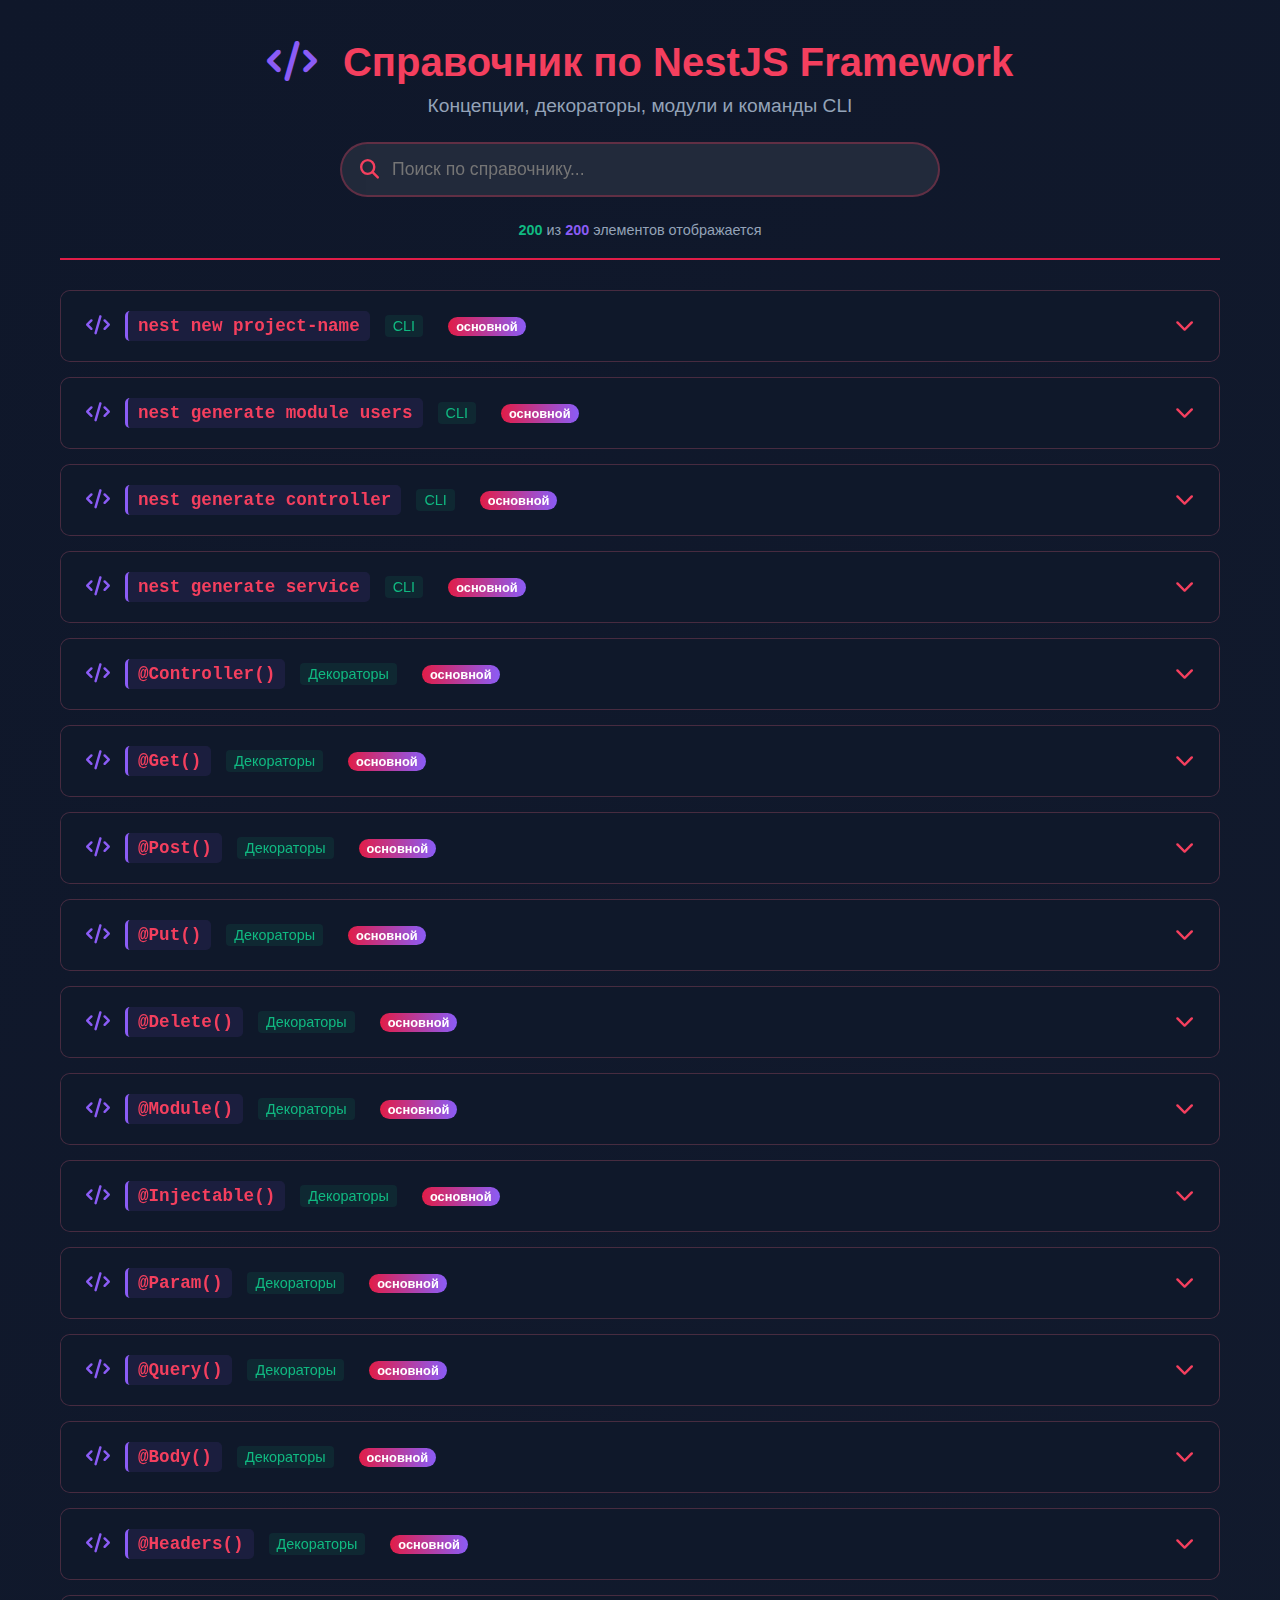
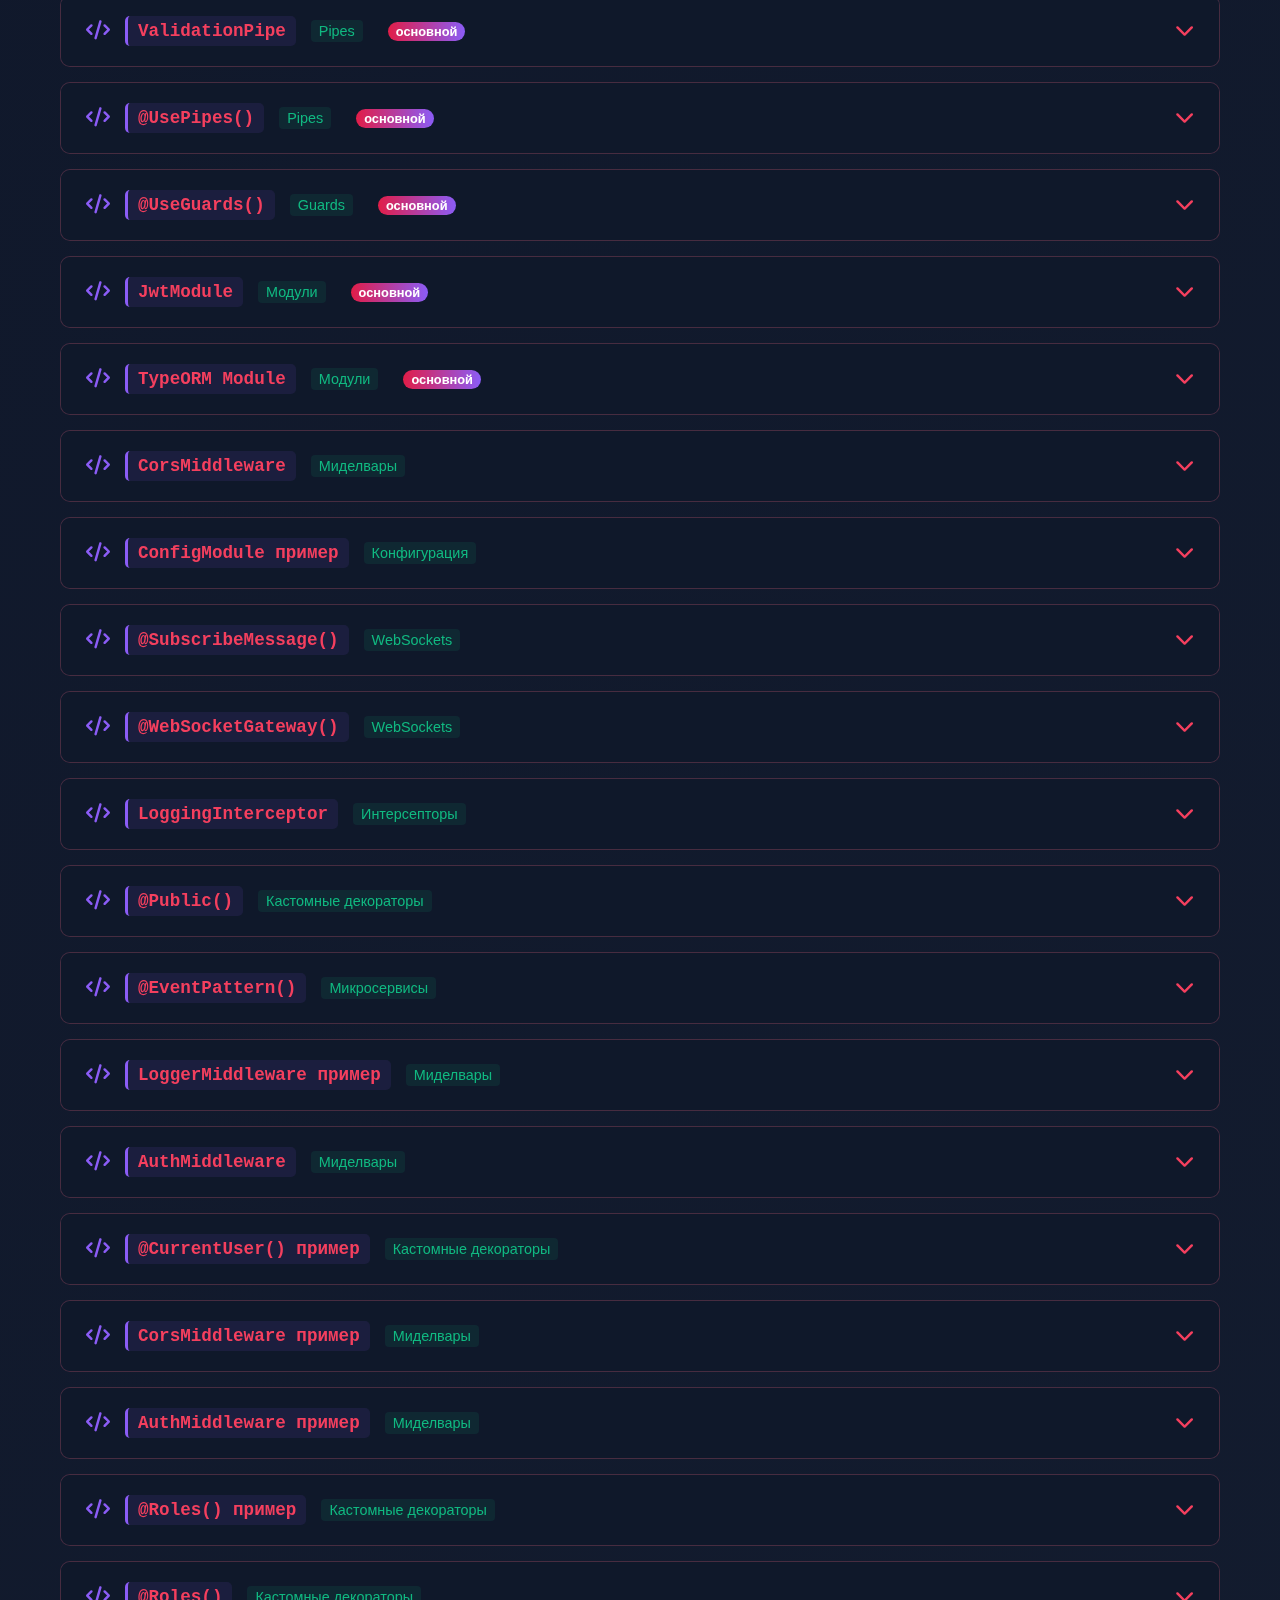
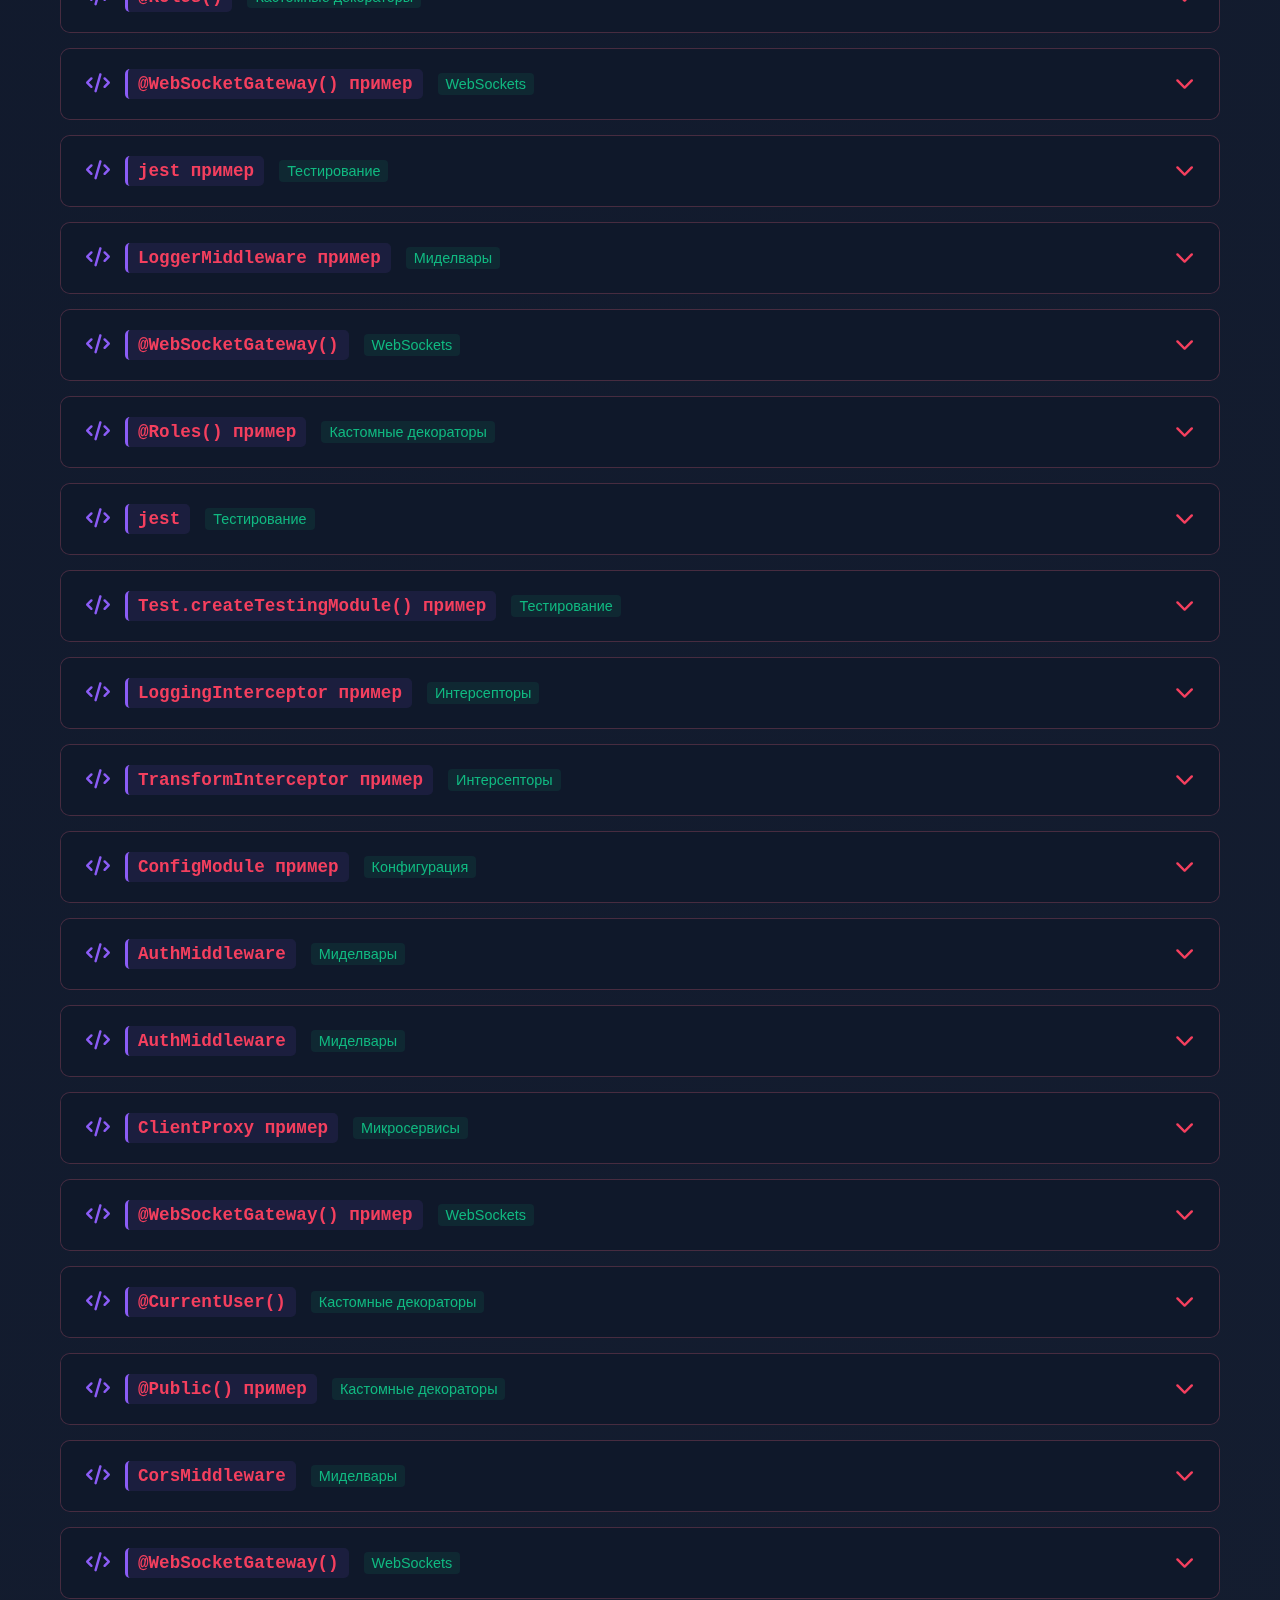
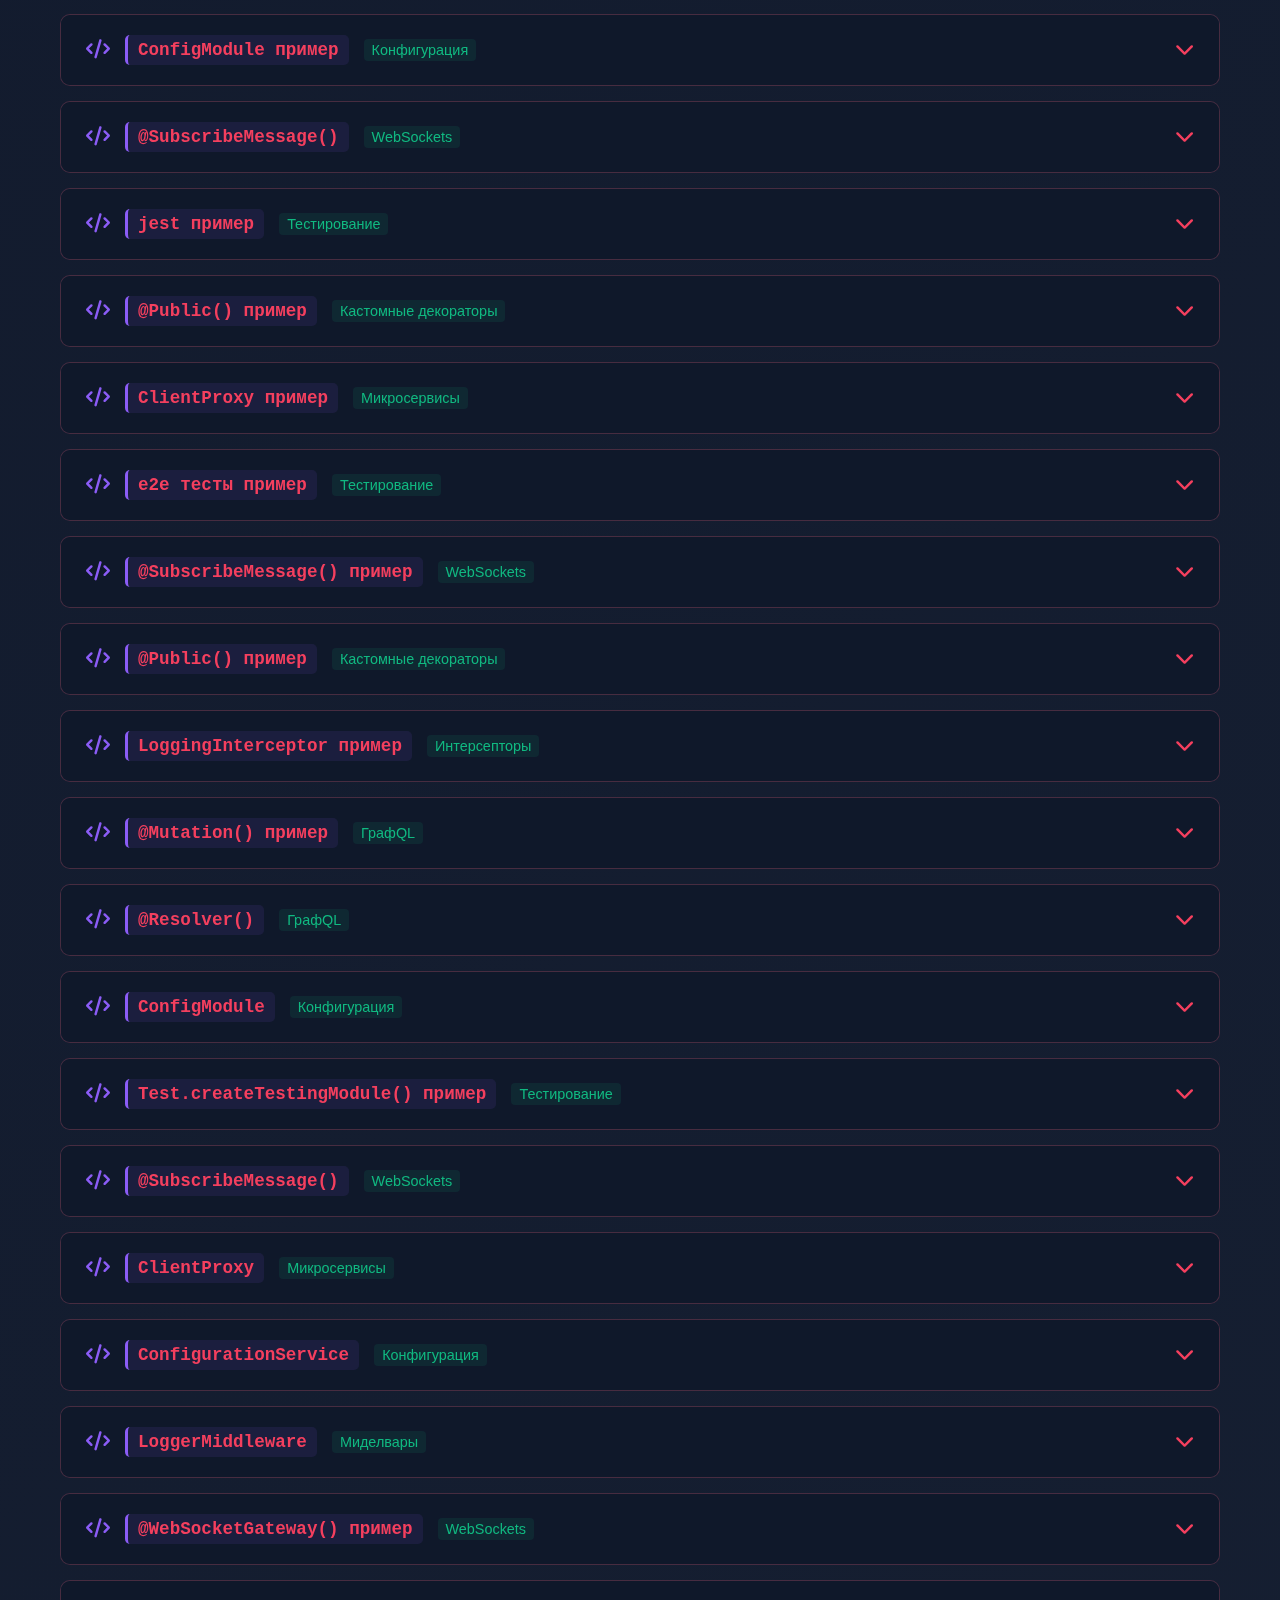
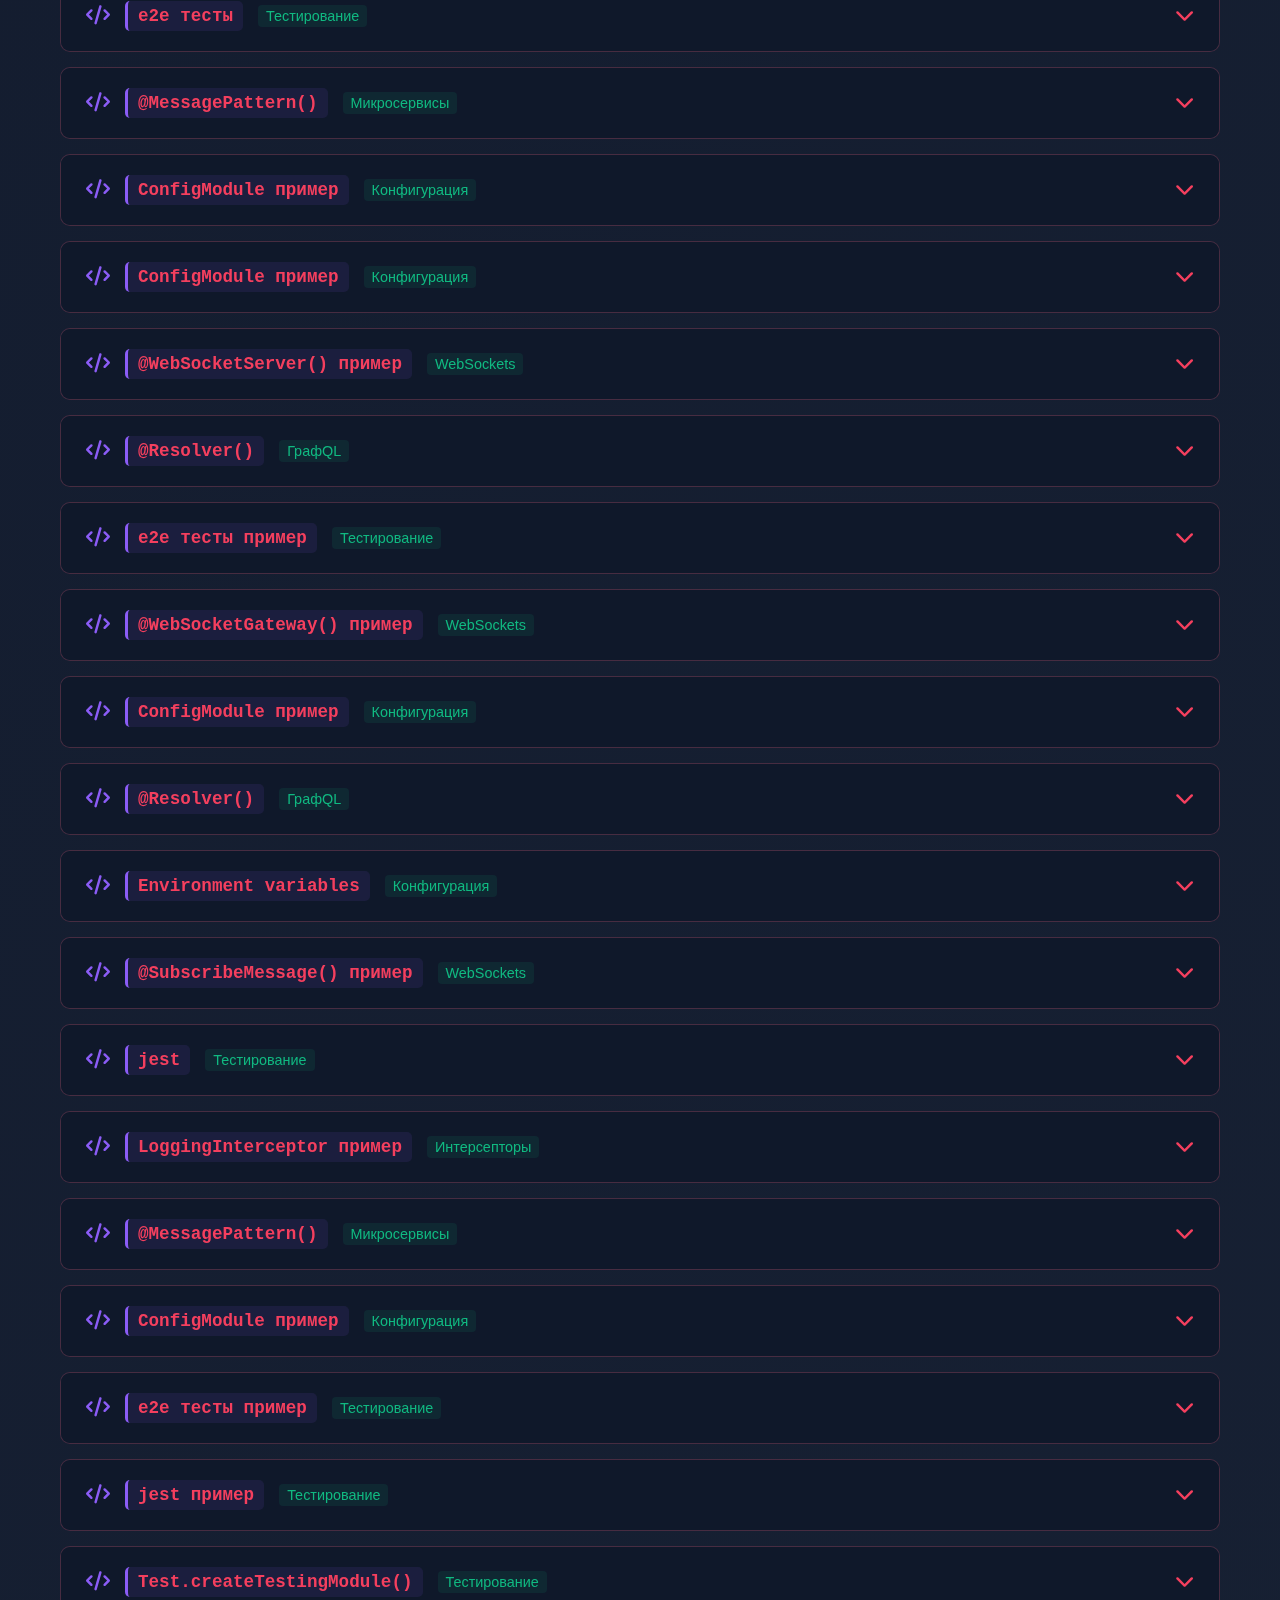
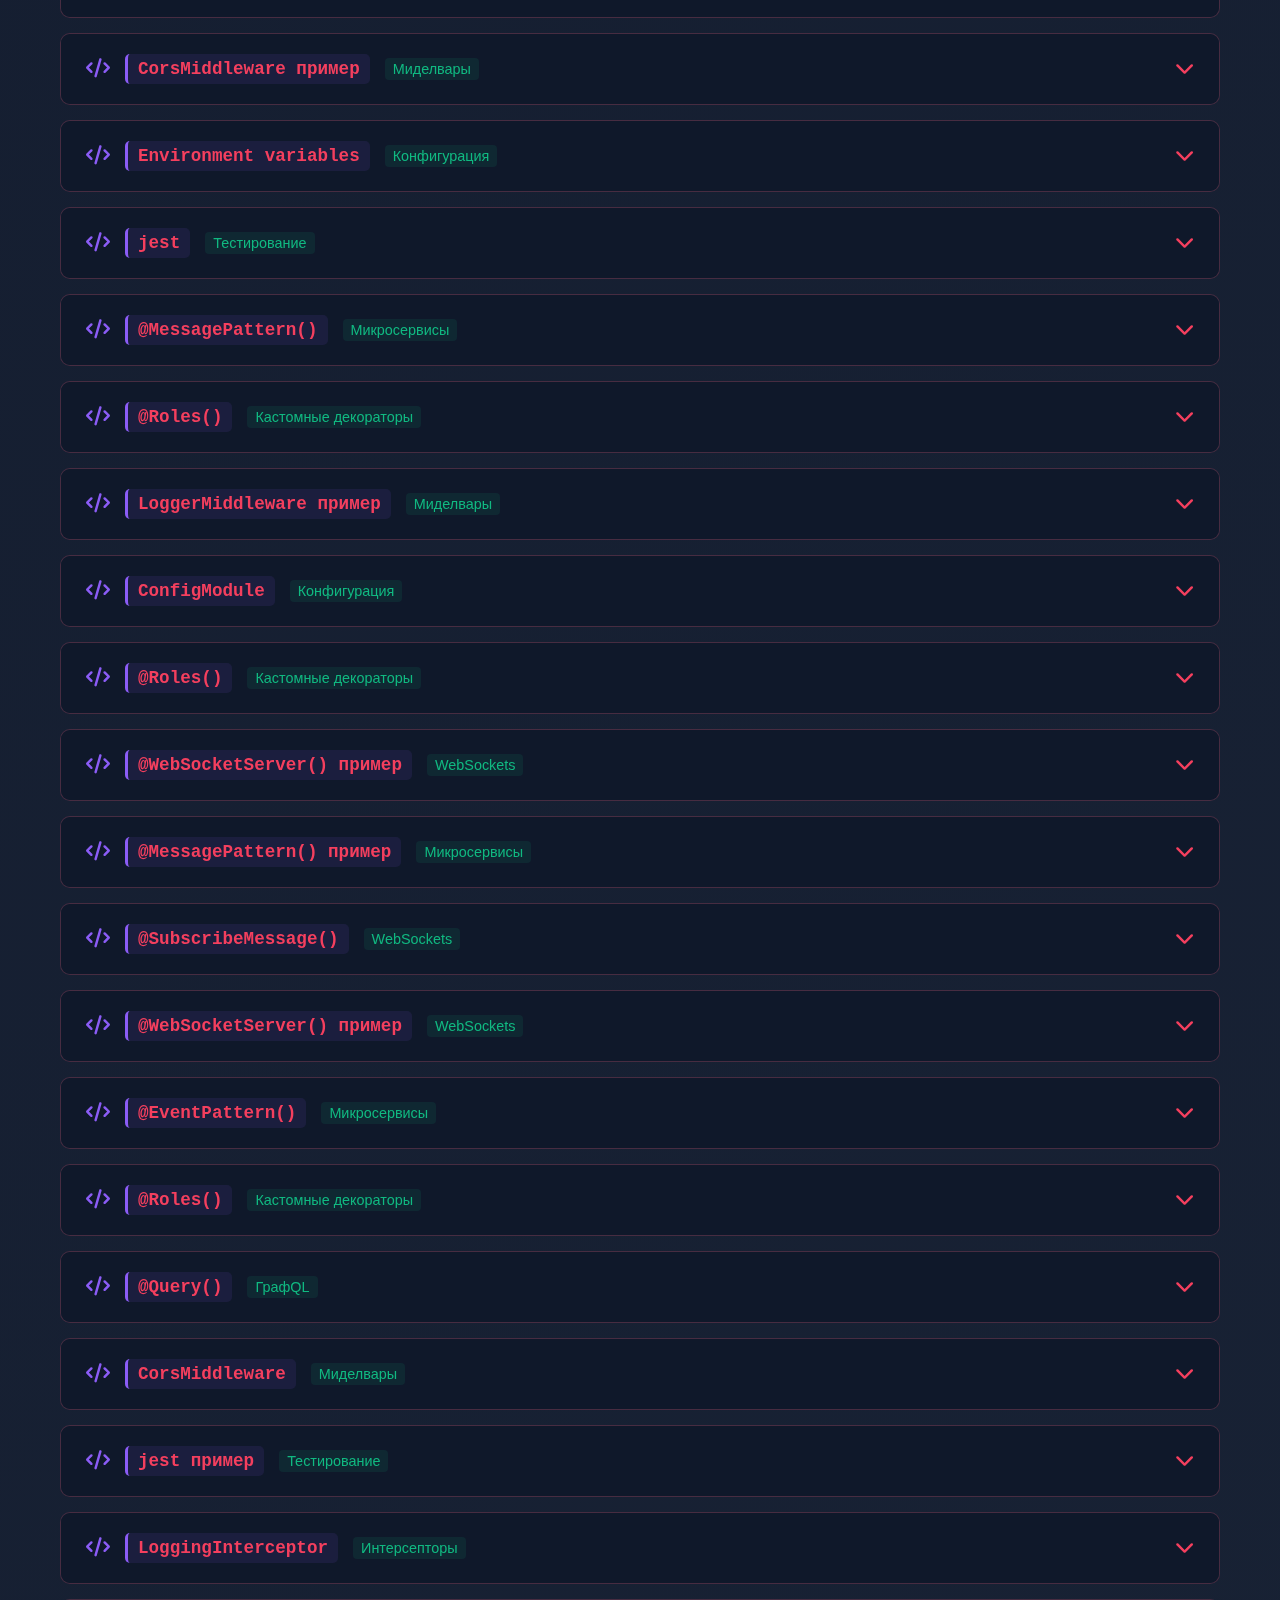
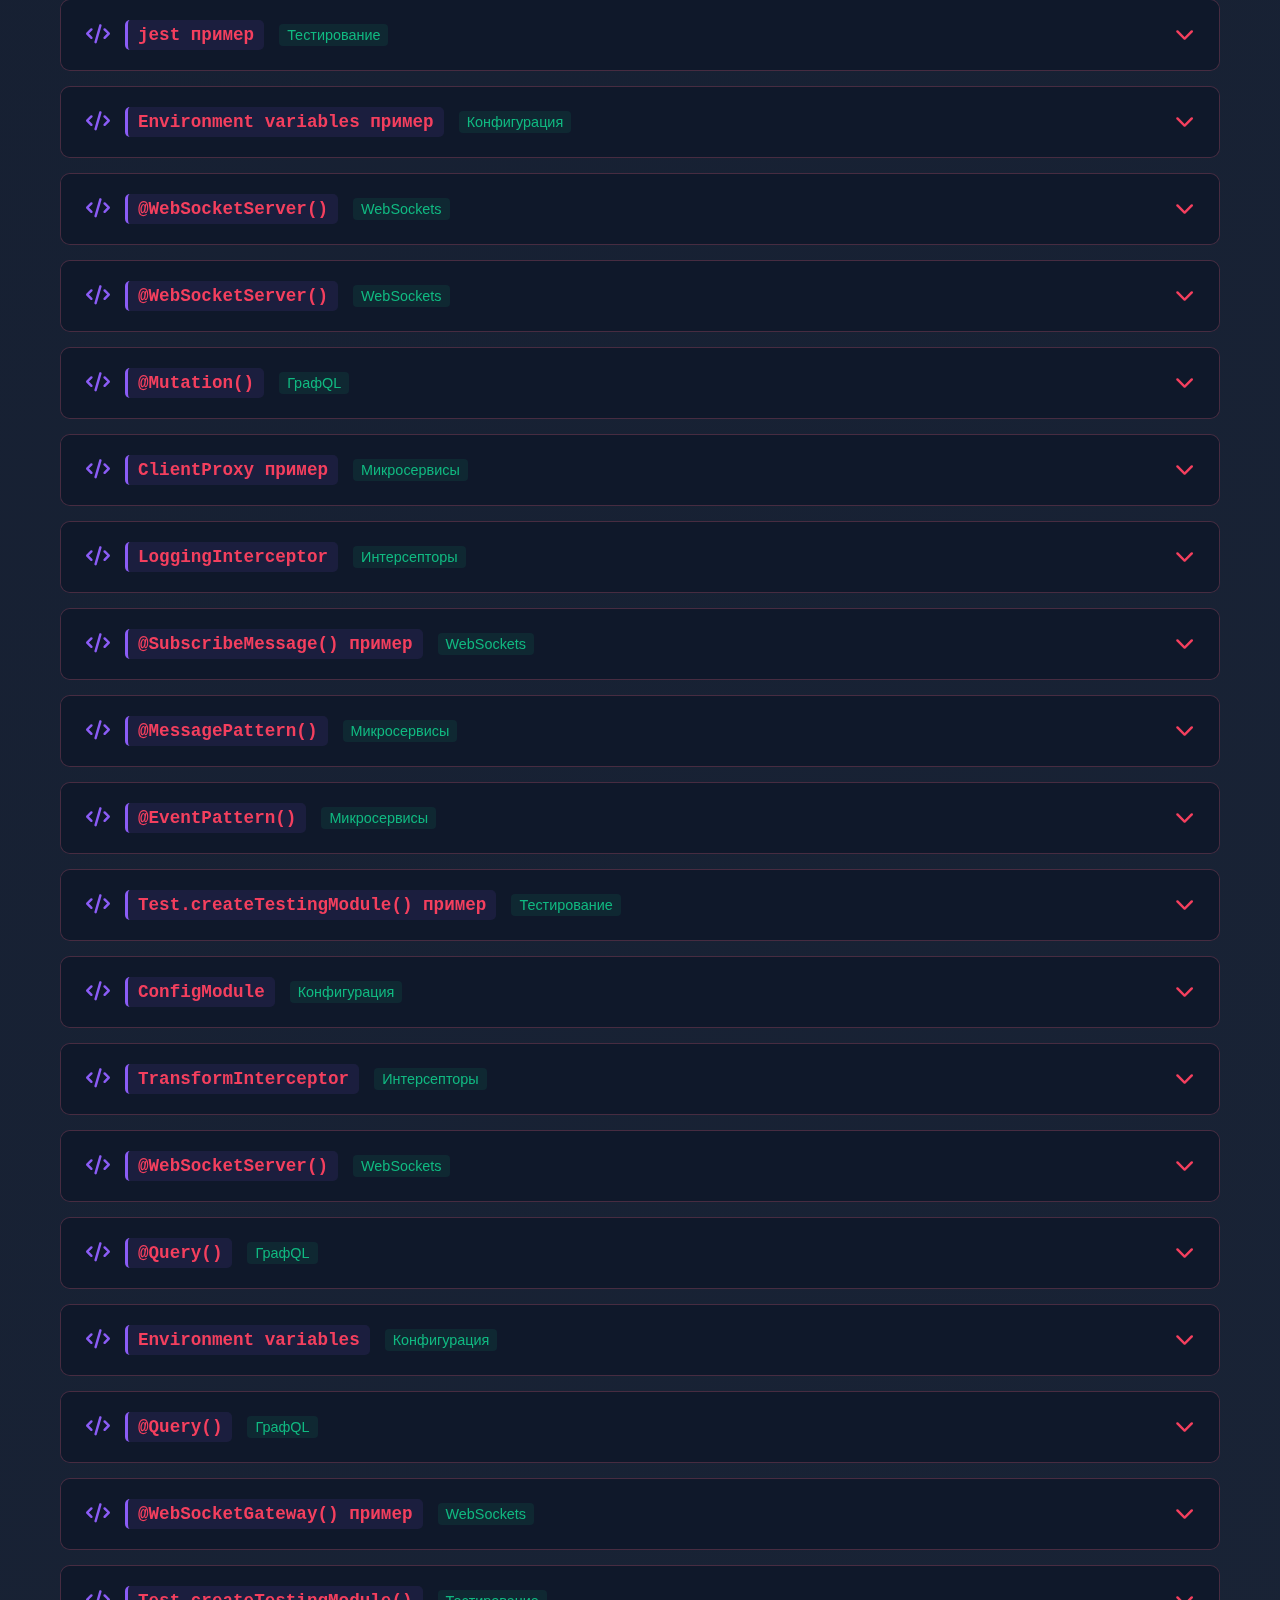
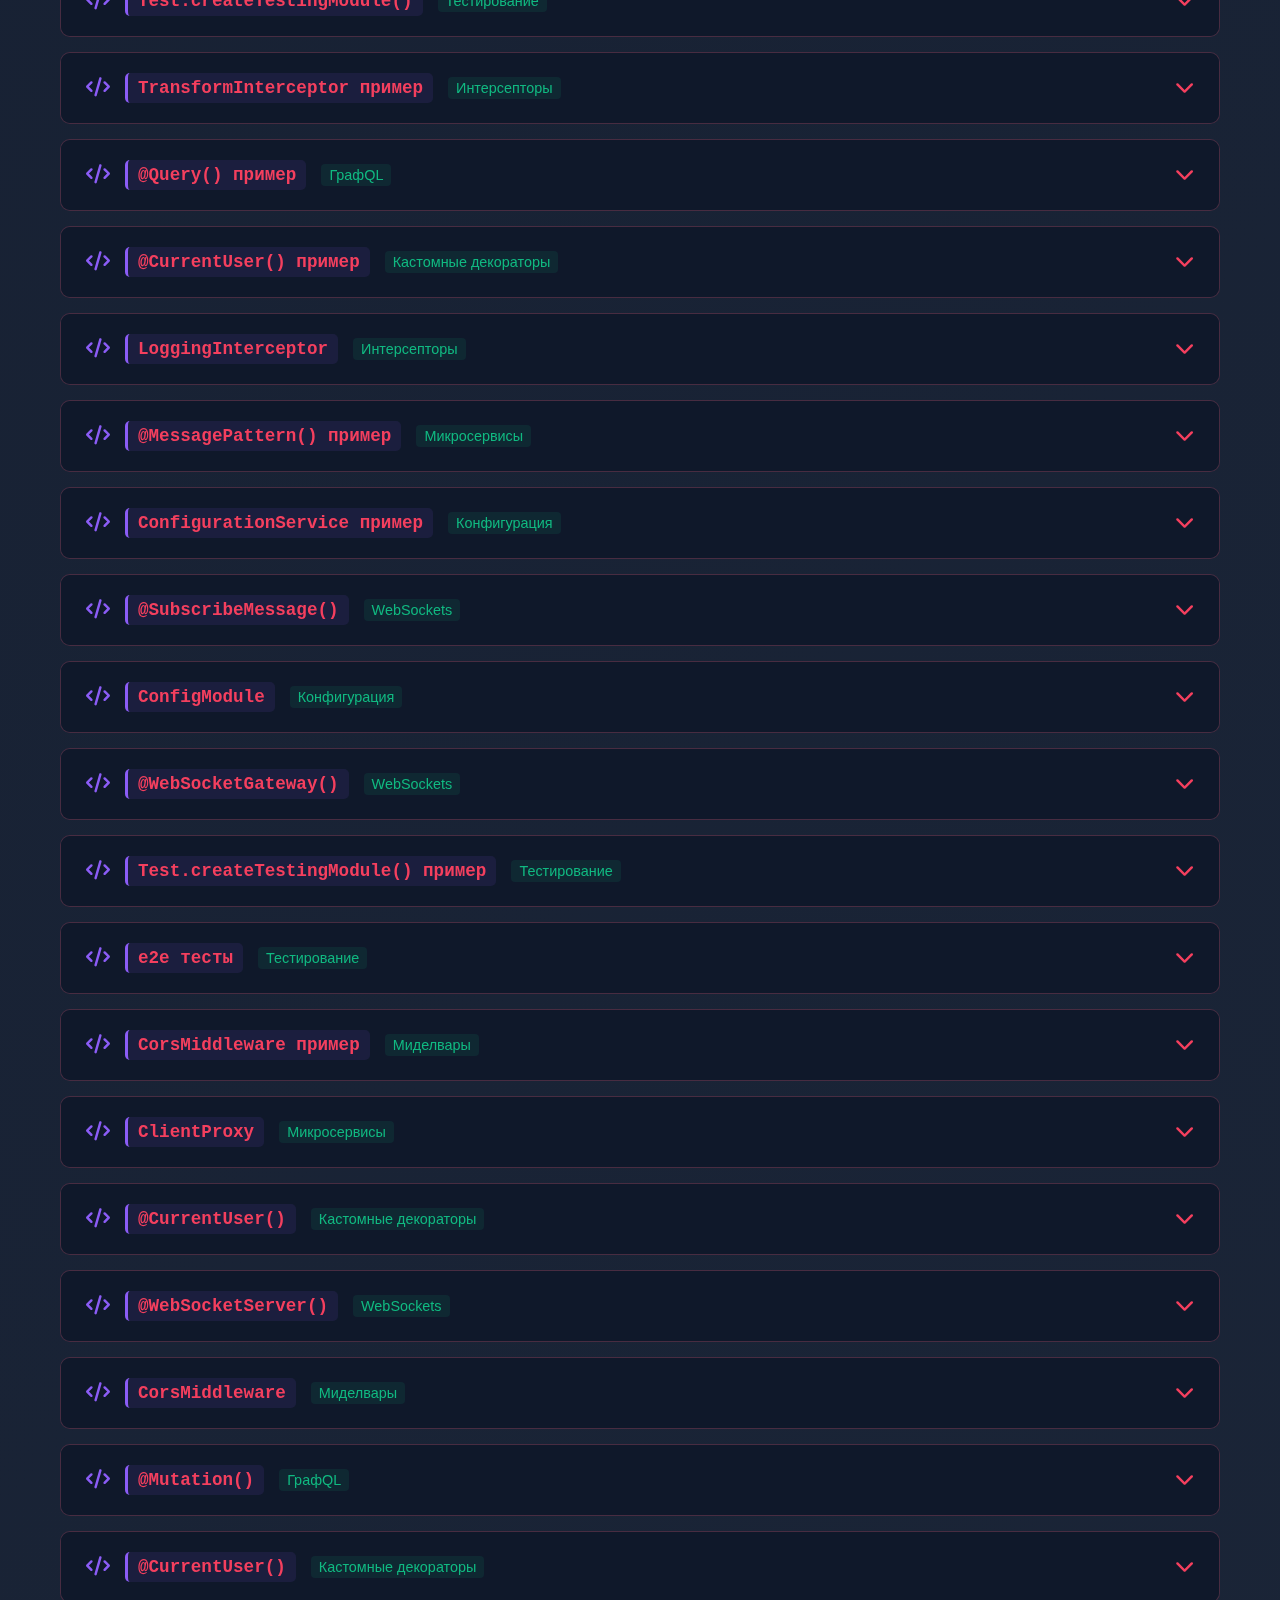
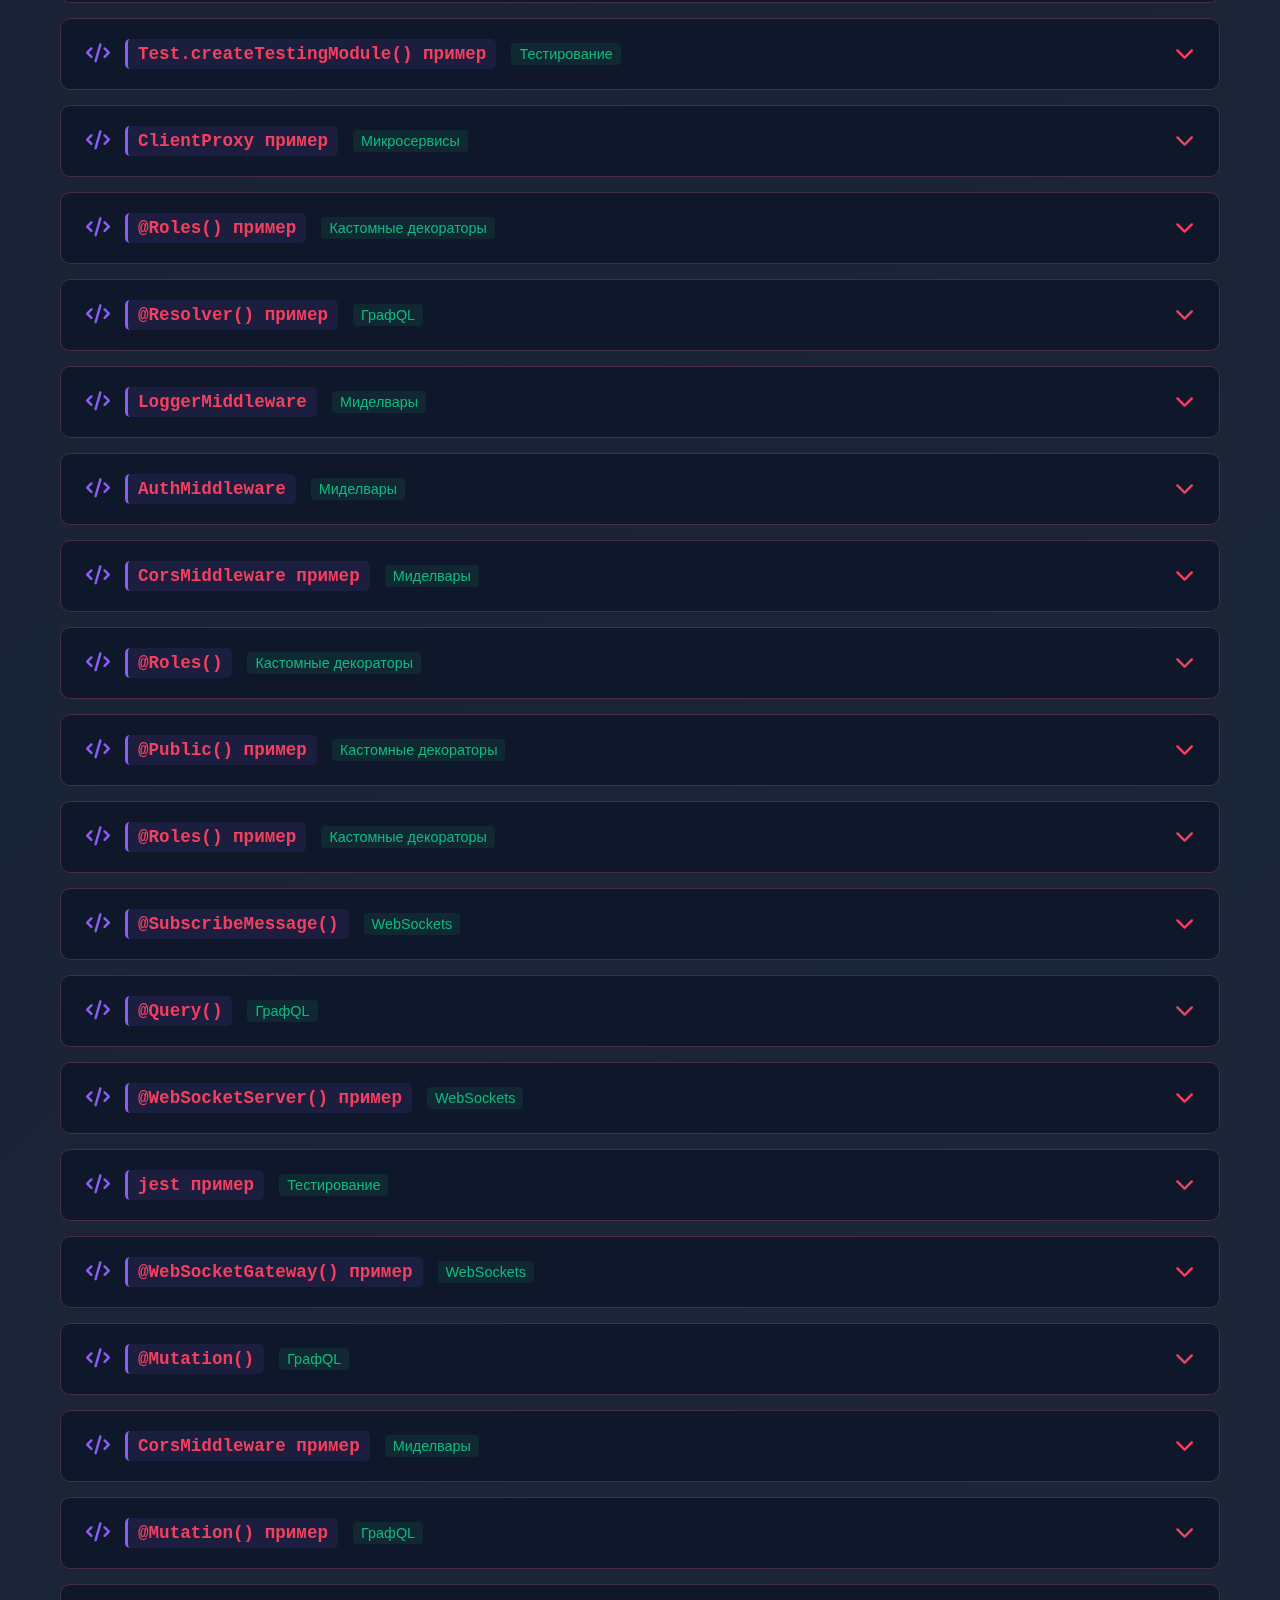
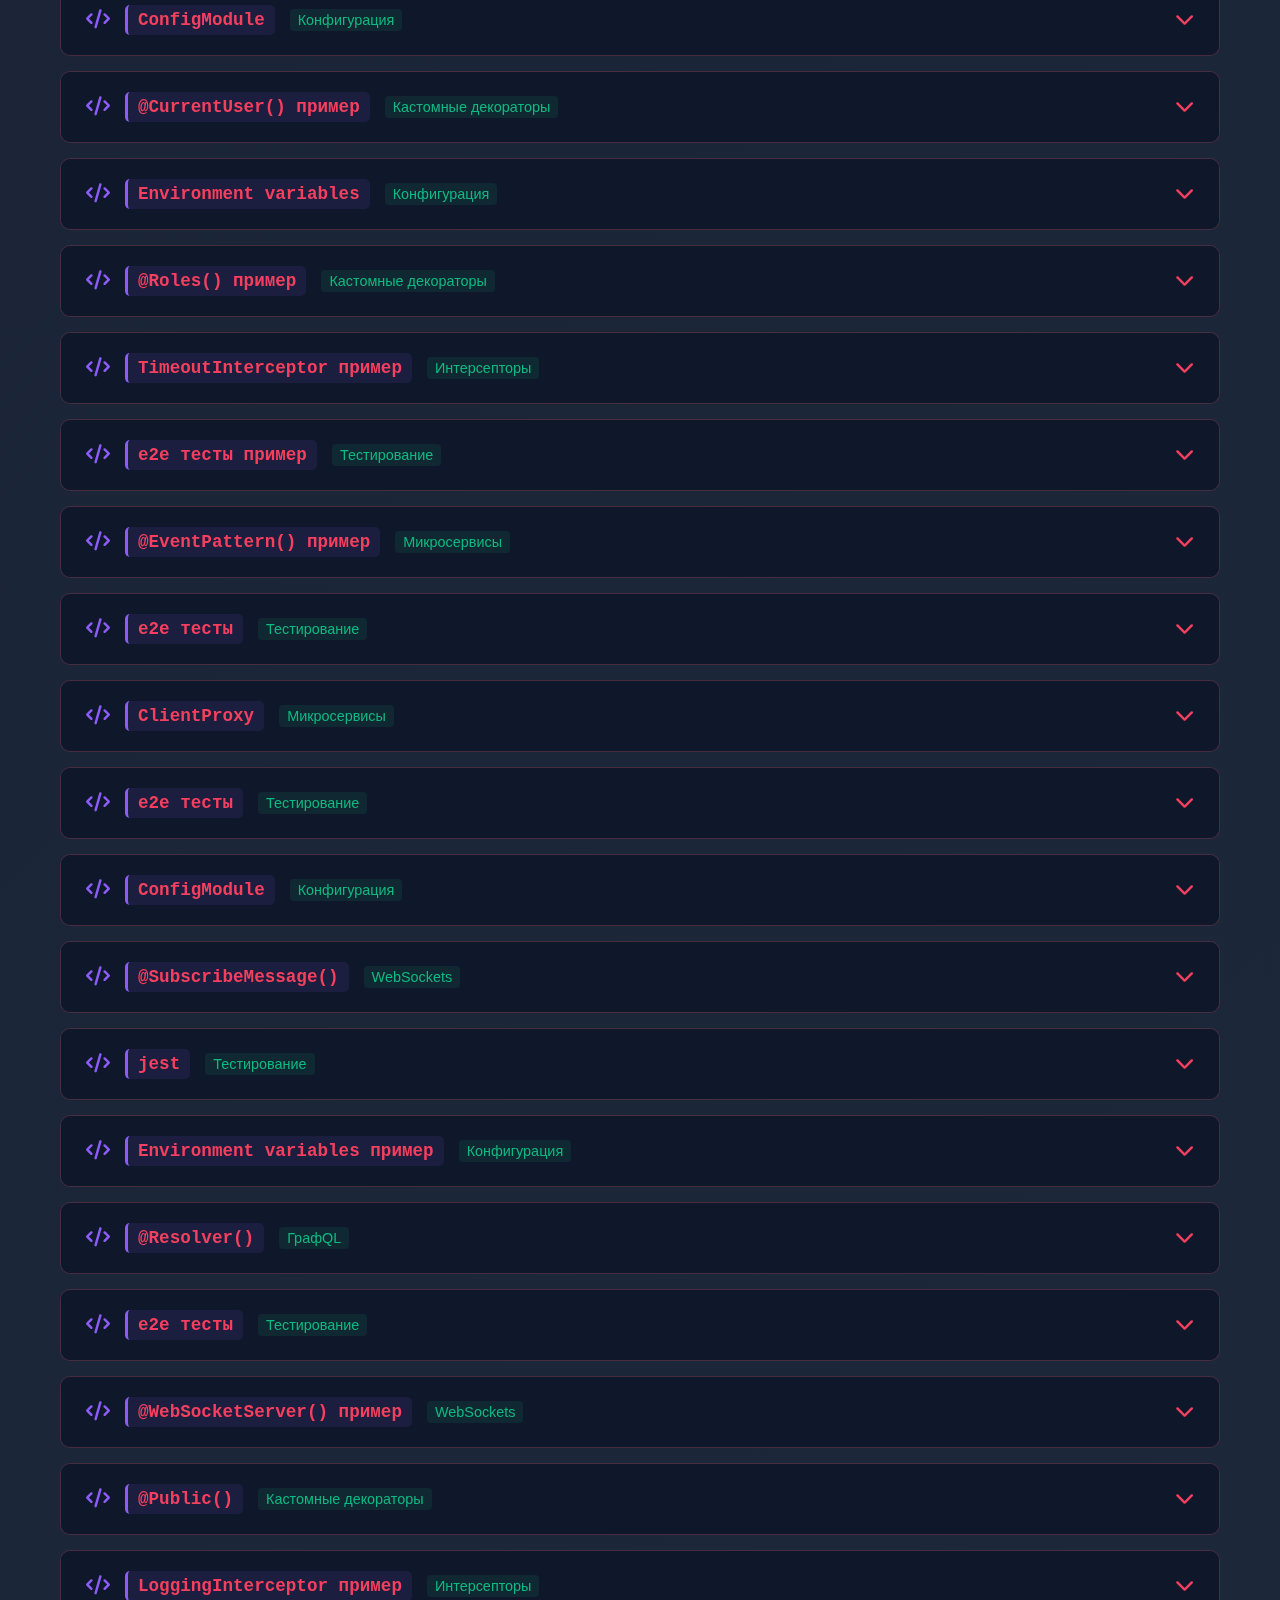
<file: index.html>
<!DOCTYPE html>
<html lang="ru">
<head>
    <meta charset="UTF-8">
    <meta name="viewport" content="width=device-width, initial-scale=1.0">
    <title>Справочник по NestJS</title>
    <link rel="stylesheet" href="style-nest.css">
    <link rel="stylesheet" href="https://cdnjs.cloudflare.com/ajax/libs/font-awesome/6.4.0/css/all.min.css">
</head>
<body>
    <div class="container">
        <header>
            <h1><i class="fas fa-code"></i> Справочник по NestJS Framework</h1>
            <p class="subtitle">Концепции, декораторы, модули и команды CLI</p>
            <div class="search-box">
                <input type="text" id="searchInput" placeholder="Поиск по справочнику...">
                <i class="fas fa-search"></i>
            </div>
            <div class="stats">
                <span id="visibleCount">200</span> из <span id="totalCount">200</span> элементов отображается
            </div>
        </header>

        <div class="accordion" id="accordionContainer">
            <!-- Аккордеон будет сгенерирован JavaScript -->
        </div>

        <footer>
            <p>Используйте <kbd>Ctrl + F</kbd> для быстрого поиска | Обновлено: <span id="currentDate"></span></p>
        </footer>
    </div>

    <script src="script-nest.js"></script>
</body>
</html>
</file>
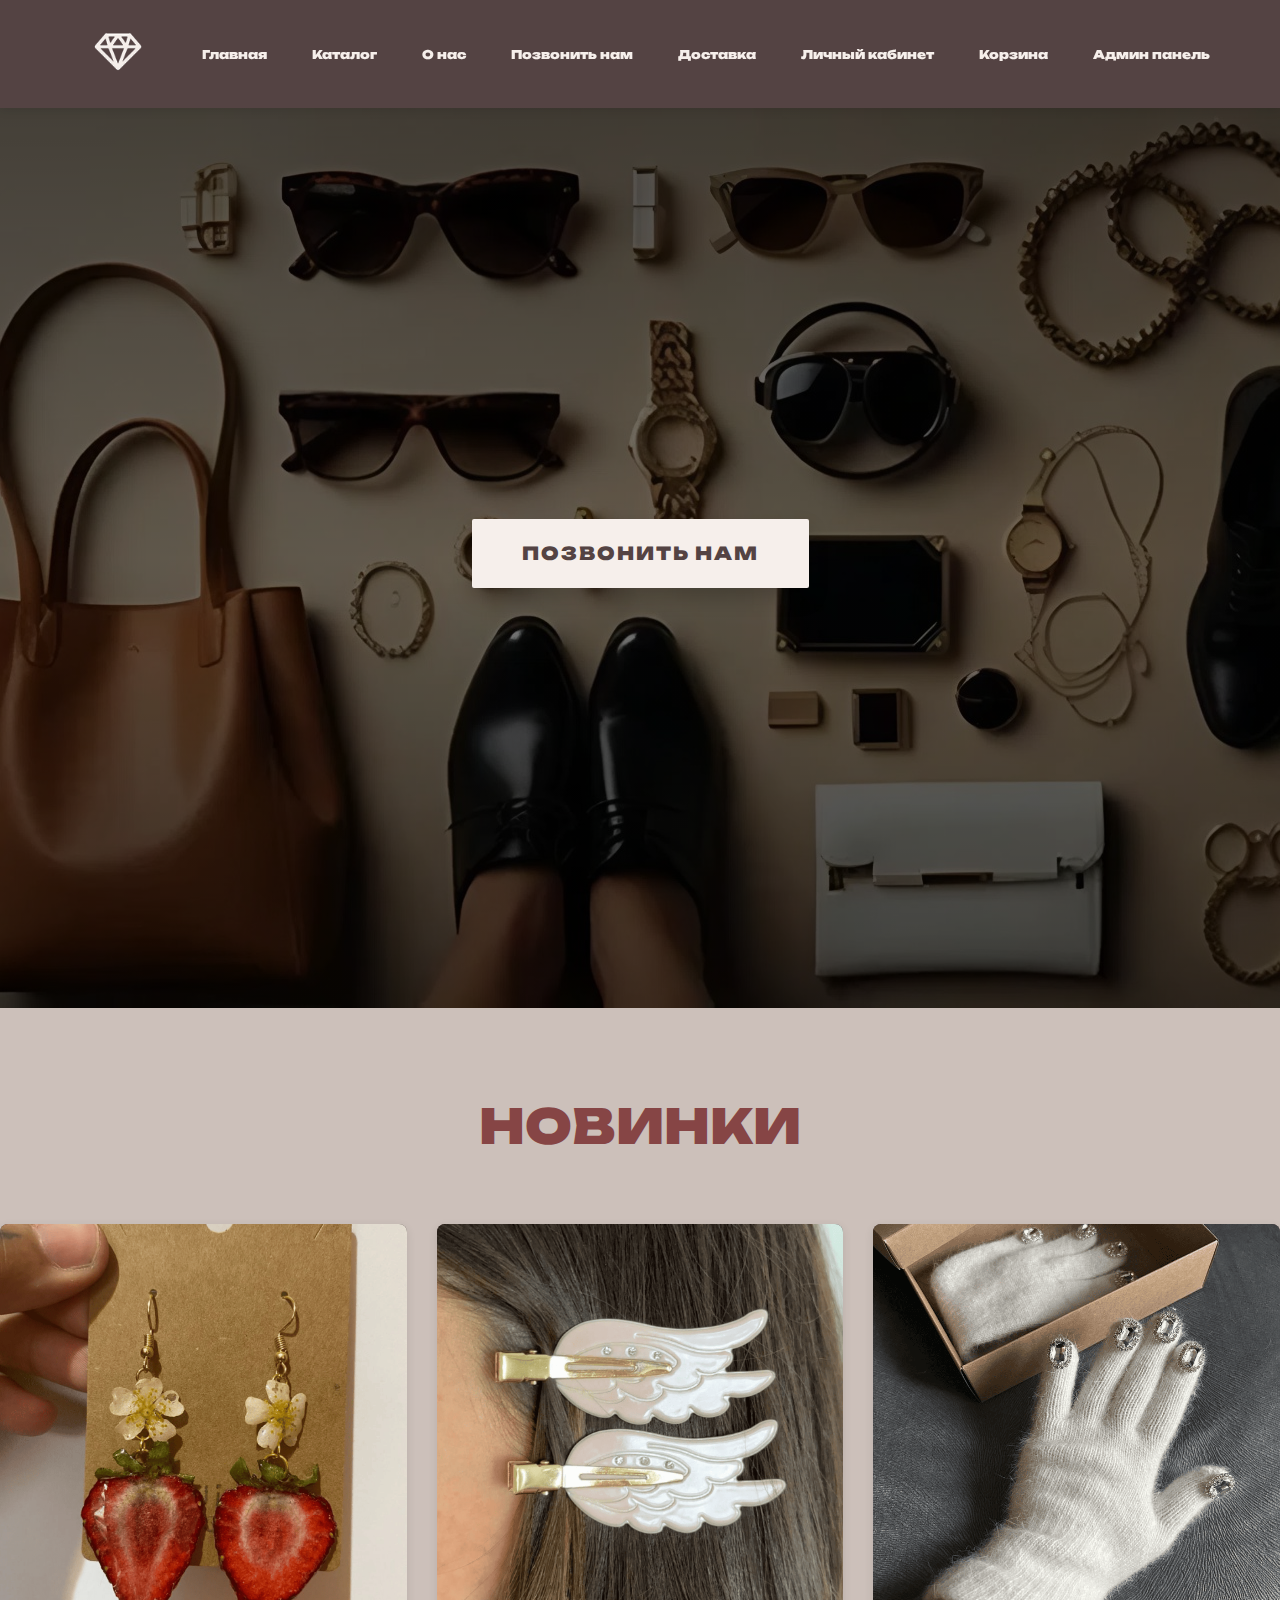
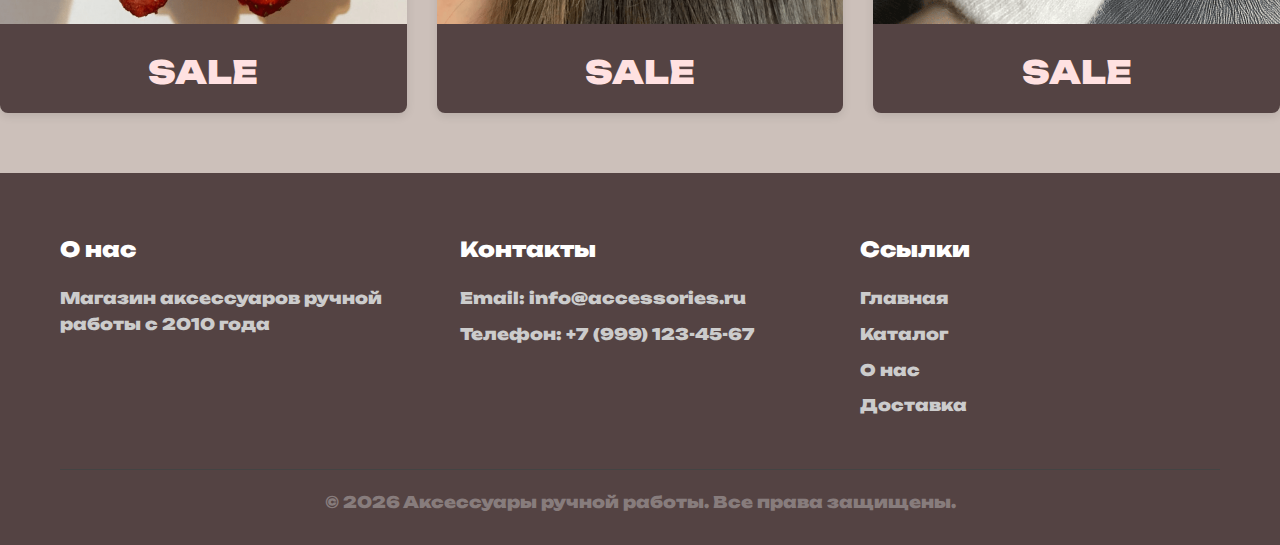
<file: Projects/akss-main/index.html>
<!DOCTYPE html>
<html lang="ru">
<head>
    <meta charset="UTF-8">
    <meta name="viewport" content="width=device-width, initial-scale=1.0">
    <title>Главная - Аксессуары ручной работы</title>
    <link rel="stylesheet" href="css/style.css">
    <link rel="stylesheet" href="css/responsive.css">
    <link rel="stylesheet" href="https://cdnjs.cloudflare.com/ajax/libs/font-awesome/6.4.0/css/all.min.css">
</head>
<body>
    <!-- Хэдер -->
    <header class="header">
        <div class="container">
            <div class="header-inner">
                <a href="index.html" class="logo">
                    <img src="images/logo.png" alt="Логотип">
                </a>
                
                <nav class="nav">
                    <ul class="nav-list">
                        <li><a href="index.html">Главная</a></li>
                        <li><a href="catalog.html">Каталог</a></li>
                        <li><a href="about.html">О нас</a></li>
                        <li><a href="call.html">Позвонить нам</a></li>
                        <li><a href="delivery.html">Доставка</a></li>
                        <li><a href="account.html">Личный кабинет</a></li>
                        <li><a href="cart.html">Корзина</a></li>
                        <li><a href="admin.html">Админ панель</a></li>
                    </ul>
                </nav>
                
                <div class="burger-menu">
                    <span></span>
                    <span></span>
                    <span></span>
                </div>
            </div>
        </div>
    </header>

    <!-- Мобильное меню -->
    <div class="mobile-menu">
        <ul class="mobile-nav">
            <li><a href="index.html" class="active">Главная</a></li>
            <li><a href="catalog.html">Каталог</a></li>
            <li><a href="about.html">О нас</a></li>
            <li><a href="call.html">Позвонить нам</a></li>
            <li><a href="delivery.html">Доставка</a></li>
            <li><a href="account.html">Личный кабинет</a></li>
            <li><a href="cart.html">Корзина</a></li>
            <li><a href="admin.html">Админ панель</a></li>
        </ul>
    </div>

    <!-- Основной контент -->
    <main class="main">
        <section class="hero-banner">
            <div class="hero-background">
                <img src="images/hero.png" alt="Аксессуары ручной работы">
                <div class="hero-overlay"></div>
            </div>
            
            <div class="hero-content">
                <a href="call.html" class="btn btn-hero">Позвонить нам</a>
            </div>
        </section>

            <section class="new-products">
                <h2>НОВИНКИ</h2>
                <div class="products-grid">
                    <div class="product-card">
                        <a href="catalog.html">
                            <img src="images/product2.png" alt="Новый аксессуар">
                        </a>
                        <h3>SALE</h3>
                    </div>
                    <div class="product-card">
                        <a href="catalog.html">
                            <img src="images/product5.png" alt="Новый аксессуар">
                        </a>
                        <h3>SALE</h3>
                    </div>
                    <div class="product-card">
                        <a href="catalog.html">
                            <img src="images/product8.png" alt="Новый аксессуар">
                        </a>
                        <h3>SALE</h3>
                    </div>
                </div>
            </section>
        </div>
    </main>

    <!-- Футер -->
    <footer class="footer">
        <div class="container">
            <div class="footer-content">
                <div class="footer-section">
                    <h3>О нас</h3>
                    <p>Магазин аксессуаров ручной работы с 2010 года</p>
                </div>
                <div class="footer-section">
                    <h3>Контакты</h3>
                    <p>Email: info@accessories.ru</p>
                    <p>Телефон: +7 (999) 123-45-67</p>
                </div>
                <div class="footer-section">
                    <h3>Ссылки</h3>
                    <ul class="footer-links">
                        <li><a href="index.html">Главная</a></li>
                        <li><a href="catalog.html">Каталог</a></li>
                        <li><a href="about.html">О нас</a></li>
                        <li><a href="delivery.html">Доставка</a></li>
                    </ul>
                </div>
            </div>
            <div class="footer-bottom">
                <p>&copy; 2026 Аксессуары ручной работы. Все права защищены.</p>
            </div>
        </div>
    </footer>

    <script src="js/main.js"></script>
</body>
</html>
</file>
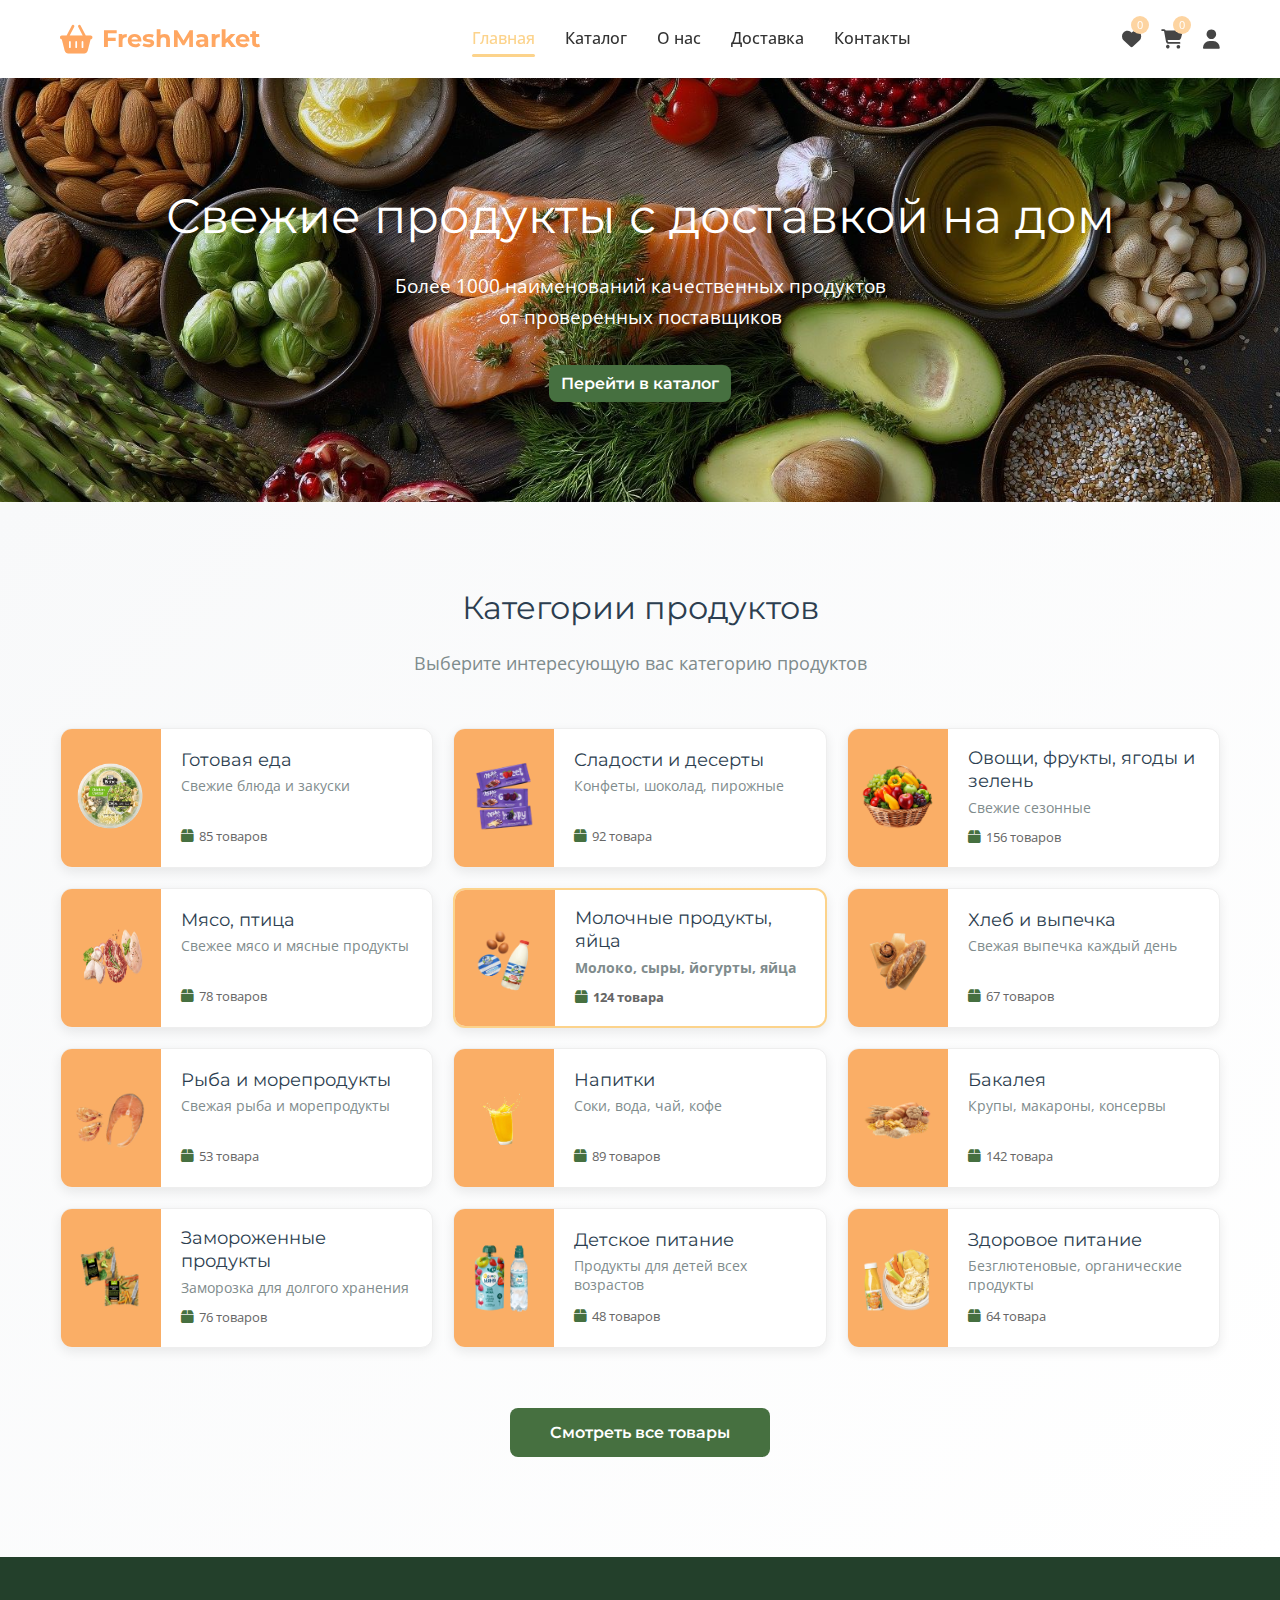
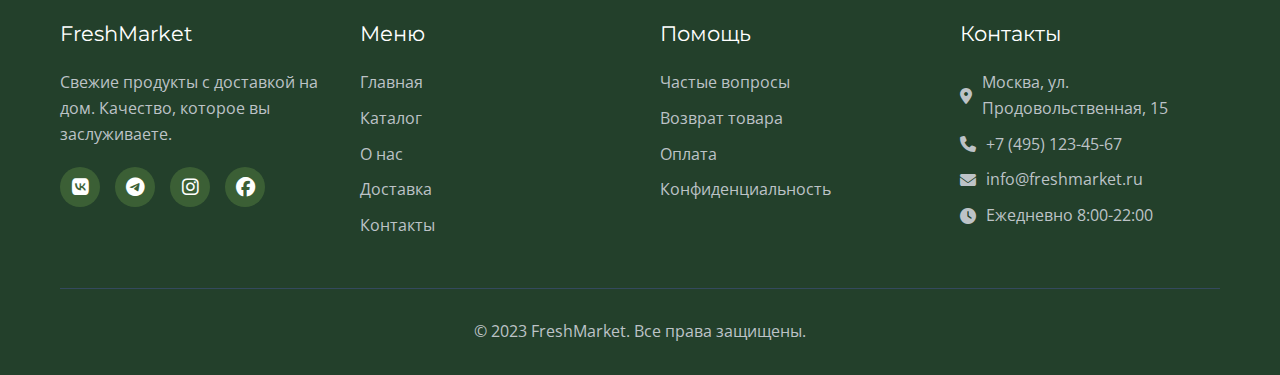
<file: Projects/eat-main/index.html>
<!DOCTYPE html>
<html lang="ru">
<head>
    <meta charset="UTF-8">
    <meta name="viewport" content="width=device-width, initial-scale=1.0">
    <title>FreshMarket - Магазин продуктов питания</title>
    <link rel="stylesheet" href="style.css">
    <link rel="stylesheet" href="https://cdnjs.cloudflare.com/ajax/libs/font-awesome/6.4.0/css/all.min.css">
    <link href="https://fonts.googleapis.com/css2?family=Montserrat:wght@400;500;600;700&family=Open+Sans:wght@400;600&display=swap" rel="stylesheet">
</head>
<body>
    <header class="header">
        <div class="container">
            <div class="header-inner">
                <a href="index.html" class="logo">
                    <i class="fas fa-shopping-basket"></i>
                    <span>FreshMarket</span>
                </a>
                <nav class="nav">
                    <a href="index.html" class="nav-link active">Главная</a>
                    <a href="catalog.html" class="nav-link">Каталог</a>
                    <a href="about.html" class="nav-link">О нас</a>
                    <a href="delivery.html" class="nav-link">Доставка</a>
                    <a href="contacts.html" class="nav-link">Контакты</a>
                </nav>
                <div class="header-actions">
                    <a href="account.html#favorites" class="icon-link1">
                        <i class="fas fa-heart"></i>
                        <span class="badge" id="fav-count">0</span>
                    </a>
                    <a href="account.html#cart" class="icon-link2">
                        <i class="fas fa-shopping-cart"></i>
                        <span class="badge" id="cart-count">0</span>
                    </a>
                    <a href="account.html" class="icon-link">
                        <i class="fas fa-user"></i>
                    </a>
                </div>
                <button class="menu-toggle">
                    <i class="fas fa-bars"></i>
                </button>
            </div>
        </div>
    </header>
    <section class="hero">
        <div class="container">
            <div class="hero-content">
                <h1 class="hero-title">Свежие продукты с доставкой на дом</h1>
                <p class="hero-text">Более 1000 наименований качественных продуктов <br>от проверенных поставщиков</p>
                <a href="catalog.html" class="btn btn-primary">Перейти в каталог</a>
            </div>
        </div>
    </section>
    <!-- Категории -->
    <section class="categories">
        <div class="container">
            <h2 class="section-title">Категории продуктов</h2>
            <p class="section-subtitle">Выберите интересующую вас категорию продуктов</p>
            
            <div class="categories-grid-compact">
                <div class="category-compact-card" onclick="location.href='catalog.html?category=ready-food'">
                    <div class="category-compact-icon">
                        <img src="img/donefood.png" alt="Готовая еда" class="category-image">
                    </div>
                    <div class="category-compact-content">
                        <h3>Готовая еда</h3>
                        <p>Свежие блюда и закуски</p>
                        <div class="category-compact-stats">
                            <span><i class="fas fa-box"></i> 85 товаров</span>
                        </div>
                    </div>
                </div>
                <!-- Сладости и десерты -->
                <div class="category-compact-card" onclick="location.href='catalog.html?category=sweets'">
                    <div class="category-compact-icon">
                        <img src="img/milka.png" alt="Сладости" class="category-image">
                    </div>
                    <div class="category-compact-content">
                        <h3>Сладости и десерты</h3>
                        <p>Конфеты, шоколад, пирожные</p>
                        <div class="category-compact-stats">
                            <span><i class="fas fa-box"></i> 92 товара</span>
                        </div>
                    </div>
                </div>
                <!-- Овощи, фрукты, ягоды и зелень -->
                <div class="category-compact-card" onclick="location.href='catalog.html?category=vegetables'">
                    <div class="category-compact-icon">
                        <img src="img/fruits.png" alt="Овощи и фрукты" class="category-image">
                    </div>
                    <div class="category-compact-content">
                        <h3>Овощи, фрукты, ягоды и зелень</h3>
                        <p>Свежие сезонные</p>
                        <div class="category-compact-stats">
                            <span><i class="fas fa-box"></i> 156 товаров</span>
                        </div>
                    </div>
                </div>
                <!-- Мясо, птица -->
                <div class="category-compact-card" onclick="location.href='catalog.html?category=meat'">
                    <div class="category-compact-icon">
                        <img src="img/meat.png" alt="Мясо" class="category-image">
                    </div>
                    <div class="category-compact-content">
                        <h3>Мясо, птица</h3>
                        <p>Свежее мясо и мясные продукты</p>
                        <div class="category-compact-stats">
                            <span><i class="fas fa-box"></i> 78 товаров</span>
                        </div>
                    </div>
                </div>
                <!-- Молочные продукты, яйца -->
                <div class="category-compact-card highlight" onclick="location.href='catalog.html?category=dairy'">
                    <div class="category-compact-icon">
                        <img src="img/milk.png" alt="Молочные продукты" class="category-image">
                    </div>
                    <div class="category-compact-content">
                        <h3>Молочные продукты, яйца</h3>
                        <p>Молоко, сыры, йогурты, яйца</p>
                        <div class="category-compact-stats">
                            <span><i class="fas fa-box"></i> 124 товара</span>
                        </div>
                    </div>
                </div>
                <!-- Хлеб и выпечка -->
                <div class="category-compact-card" onclick="location.href='catalog.html?category=bakery'">
                    <div class="category-compact-icon">
                        <img src="img/beard.png" alt="Хлеб" class="category-image">
                    </div>
                    <div class="category-compact-content">
                        <h3>Хлеб и выпечка</h3>
                        <p>Свежая выпечка каждый день</p>
                        <div class="category-compact-stats">
                            <span><i class="fas fa-box"></i> 67 товаров</span>
                        </div>
                    </div>
                </div>
                <!-- Рыба и морепродукты -->
                <div class="category-compact-card" onclick="location.href='catalog.html?category=fish'">
                    <div class="category-compact-icon">
                        <img src="img/fish.png" alt="Рыба" class="category-image">
                    </div>
                    <div class="category-compact-content">
                        <h3>Рыба и морепродукты</h3>
                        <p>Свежая рыба и морепродукты</p>
                        <div class="category-compact-stats">
                            <span><i class="fas fa-box"></i> 53 товара</span>
                        </div>
                    </div>
                </div>
                <!-- Напитки -->
                <div class="category-compact-card" onclick="location.href='catalog.html?category=beverages'">
                    <div class="category-compact-icon">
                        <img src="img/juice.png" alt="Напитки" class="category-image">
                    </div>
                    <div class="category-compact-content">
                        <h3>Напитки</h3>
                        <p>Соки, вода, чай, кофе</p>
                        <div class="category-compact-stats">
                            <span><i class="fas fa-box"></i> 89 товаров</span>
                        </div>
                    </div>
                </div>
                <!-- Бакалея -->
                <div class="category-compact-card" onclick="location.href='catalog.html?category=grocery'">
                    <div class="category-compact-icon">
                        <img src="img/krupa.png" alt="Бакалея" class="category-image">
                    </div>
                    <div class="category-compact-content">
                        <h3>Бакалея</h3>
                        <p>Крупы, макароны, консервы</p>
                        <div class="category-compact-stats">
                            <span><i class="fas fa-box"></i> 142 товара</span>
                        </div>
                    </div>
                </div>
                <!-- Замороженные продукты -->
                <div class="category-compact-card" onclick="location.href='catalog.html?category=frozen'">
                    <div class="category-compact-icon">
                        <img src="img/zamorozka.png" alt="Заморозка" class="category-image">
                    </div>
                    <div class="category-compact-content">
                        <h3>Замороженные продукты</h3>
                        <p>Заморозка для долгого хранения</p>
                        <div class="category-compact-stats">
                            <span><i class="fas fa-box"></i> 76 товаров</span>
                        </div>
                    </div>
                </div>
                <!-- Детское питание -->
                <div class="category-compact-card" onclick="location.href='catalog.html?category=baby'">
                    <div class="category-compact-icon">
                        <img src="img/frutonnyanya.png" alt="Детское питание" class="category-image">
                    </div>
                    <div class="category-compact-content">
                        <h3>Детское питание</h3>
                        <p>Продукты для детей всех возрастов</p>
                        <div class="category-compact-stats">
                            <span><i class="fas fa-box"></i> 48 товаров</span>
                        </div>
                    </div>
                </div>
                <!-- Здоровое питание -->
                <div class="category-compact-card" onclick="location.href='catalog.html?category=healthy'">
                    <div class="category-compact-icon">
                        <img src="img/healthy.png" alt="Здоровая еда" class="category-image">
                    </div>
                    <div class="category-compact-content">
                        <h3>Здоровое питание</h3>
                        <p>Безглютеновые, органические продукты</p>
                        <div class="category-compact-stats">
                            <span><i class="fas fa-box"></i> 64 товара</span>
                        </div>
                    </div>
                </div>
            </div>
            <div class="categories-cta">
                <a href="catalog.html" class="btn btn-primary">Смотреть все товары</a>
            </div>
        </div>
    </section>
    <footer class="footer" id="contacts-section">
        <div class="container">
            <div class="footer-grid">
                <div class="footer-col">
                    <h3>FreshMarket</h3>
                    <p>Свежие продукты с доставкой на дом. Качество, которое вы заслуживаете.</p>
                    <div class="social-links">
                        <a href="#"><i class="fab fa-vk"></i></a>
                        <a href="#"><i class="fab fa-telegram"></i></a>
                        <a href="#"><i class="fab fa-instagram"></i></a>
                        <a href="#"><i class="fab fa-facebook"></i></a>
                    </div>
                </div>
                <div class="footer-col">
                    <h3>Меню</h3>
                    <a href="index.html">Главная</a>
                    <a href="catalog.html">Каталог</a>
                    <a href="about.html">О нас</a>
                    <a href="delivery.html">Доставка</a>
                    <a href="contacts.html">Контакты</a>
                </div>
                <div class="footer-col">
                    <h3>Помощь</h3>
                    <a href="#">Частые вопросы</a>
                    <a href="#">Возврат товара</a>
                    <a href="#">Оплата</a>
                    <a href="#">Конфиденциальность</a>
                </div>
                <div class="footer-col">
                    <h3>Контакты</h3>
                    <p><i class="fas fa-map-marker-alt"></i> Москва, ул. Продовольственная, 15</p>
                    <p><i class="fas fa-phone"></i> +7 (495) 123-45-67</p>
                    <p><i class="fas fa-envelope"></i> info@freshmarket.ru</p>
                    <p><i class="fas fa-clock"></i> Ежедневно 8:00-22:00</p>
                </div>
            </div>
            <div class="footer-bottom">
                <p>&copy; 2023 FreshMarket. Все права защищены.</p>
            </div>
        </div>
    </footer>

    <script src="data.js"></script>
    <script src="main.js"></script>
    <script src="catalog.js"></script>
    <script src="account.js"></script>
    <script>
        document.addEventListener('DOMContentLoaded', function() {
            document.querySelector('.menu-toggle').addEventListener('click', function() {
                document.querySelector('.nav').classList.toggle('active');
            });
            document.querySelectorAll('a[href^="#"]').forEach(anchor => {
                anchor.addEventListener('click', function(e) {
                    if(this.getAttribute('href').startsWith('#')) {
                        e.preventDefault();
                        const target = document.querySelector(this.getAttribute('href'));
                        if(target) {
                            target.scrollIntoView({ behavior: 'smooth' });
                        }
                    }
                });
            });
        });
    </script>
</body>
</html>
</file>
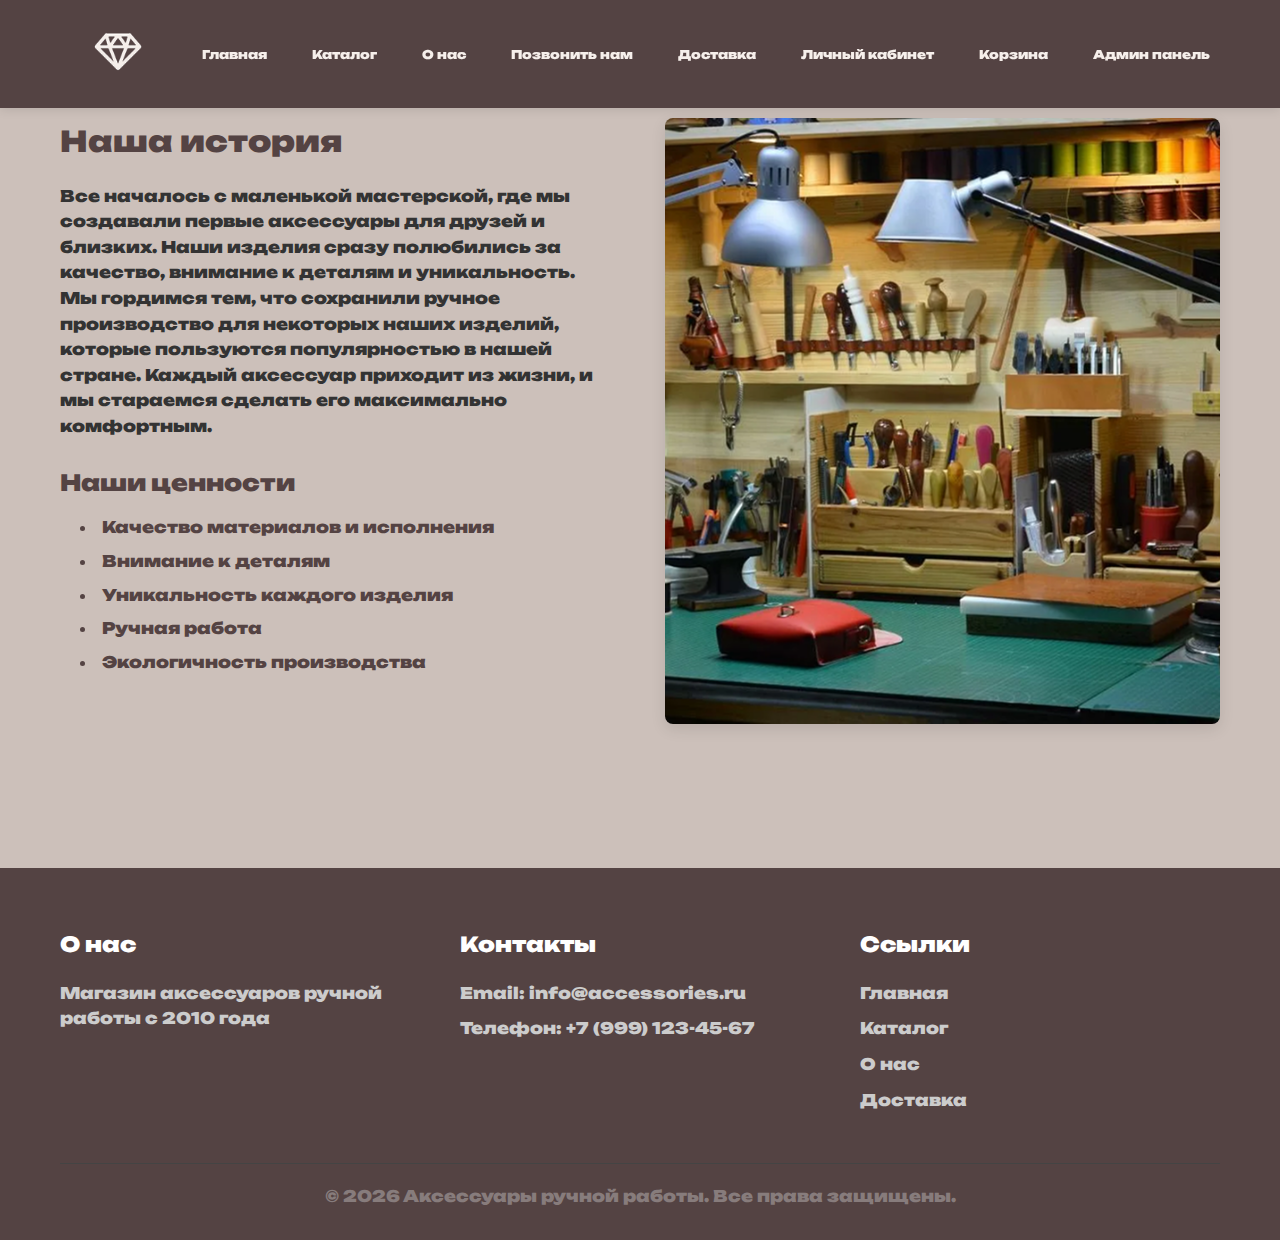
<file: Projects/akss-main/about.html>
<!DOCTYPE html>
<html lang="ru">
<head>
    <meta charset="UTF-8">
    <meta name="viewport" content="width=device-width, initial-scale=1.0">
    <title>О нас - Аксессуары ручной работы</title>
    <link rel="stylesheet" href="css/style.css">
    <link rel="stylesheet" href="css/responsive.css">
    <link rel="stylesheet" href="https://cdnjs.cloudflare.com/ajax/libs/font-awesome/6.4.0/css/all.min.css">
</head>
<body>
    <header class="header">
        <div class="container">
            <div class="header-inner">
                <a href="index.html" class="logo">
                    <img src="images/logo.png" alt="Логотип">
                </a>
                
                <nav class="nav">
                    <ul class="nav-list">
                        <li><a href="index.html">Главная</a></li>
                        <li><a href="catalog.html">Каталог</a></li>
                        <li><a href="about.html">О нас</a></li>
                        <li><a href="call.html">Позвонить нам</a></li>
                        <li><a href="delivery.html">Доставка</a></li>
                        <li><a href="account.html">Личный кабинет</a></li>
                        <li><a href="cart.html">Корзина</a></li>
                        <li><a href="admin.html">Админ панель</a></li>
                    </ul>
                </nav>
                
                <div class="burger-menu">
                    <span></span>
                    <span></span>
                    <span></span>
                </div>
            </div>
        </div>
    </header>

    <div class="mobile-menu">
        <ul class="mobile-nav">
            <li><a href="index.html">Главная</a></li>
            <li><a href="catalog.html">Каталог</a></li>
            <li><a href="about.html" class="active">О нас</a></li>
            <li><a href="call.html">Позвонить нам</a></li>
            <li><a href="delivery.html">Доставка</a></li>
            <li><a href="account.html">Личный кабинет</a></li>
            <li><a href="cart.html">Корзина</a></li>
            <li><a href="admin.html">Админ панель</a></li>
        </ul>
    </div>

    <main class="main">
        <div class="container">            
            <section class="about-section">
                <div class="about-content">
                    <h2>Наша история</h2>
                    <p>Все началось с маленькой мастерской, где мы создавали первые аксессуары для друзей и близких. Наши изделия сразу полюбились за качество, внимание к деталям и уникальность.</p>
                    
                    <p>Мы гордимся тем, что сохранили ручное производство для некоторых наших изделий, которые пользуются популярностью в нашей стране. Каждый аксессуар приходит из жизни, и мы стараемся сделать его максимально комфортным.</p>
                    
                    <h3>Наши ценности</h3>
                    <ul>
                        <li>Качество материалов и исполнения</li>
                        <li>Внимание к деталям</li>
                        <li>Уникальность каждого изделия</li>
                        <li>Ручная работа</li>
                        <li>Экологичность производства</li>
                    </ul>
                </div>
                
                <div class="about-image">
                    <img src="images/about.png" alt="Наша мастерская">
                </div>
            </section>
        </div>
    </main>

    <footer class="footer">
        <div class="container">
            <div class="footer-content">
                <div class="footer-section">
                    <h3>О нас</h3>
                    <p>Магазин аксессуаров ручной работы с 2010 года</p>
                </div>
                <div class="footer-section">
                    <h3>Контакты</h3>
                    <p>Email: info@accessories.ru</p>
                    <p>Телефон: +7 (999) 123-45-67</p>
                </div>
                <div class="footer-section">
                    <h3>Ссылки</h3>
                    <ul class="footer-links">
                        <li><a href="index.html">Главная</a></li>
                        <li><a href="catalog.html">Каталог</a></li>
                        <li><a href="about.html">О нас</a></li>
                        <li><a href="delivery.html">Доставка</a></li>
                    </ul>
                </div>
            </div>
            <div class="footer-bottom">
                <p>&copy; 2026 Аксессуары ручной работы. Все права защищены.</p>
            </div>
        </div>
    </footer>

    <script src="js/main.js"></script>
</body>
</html>
</file>
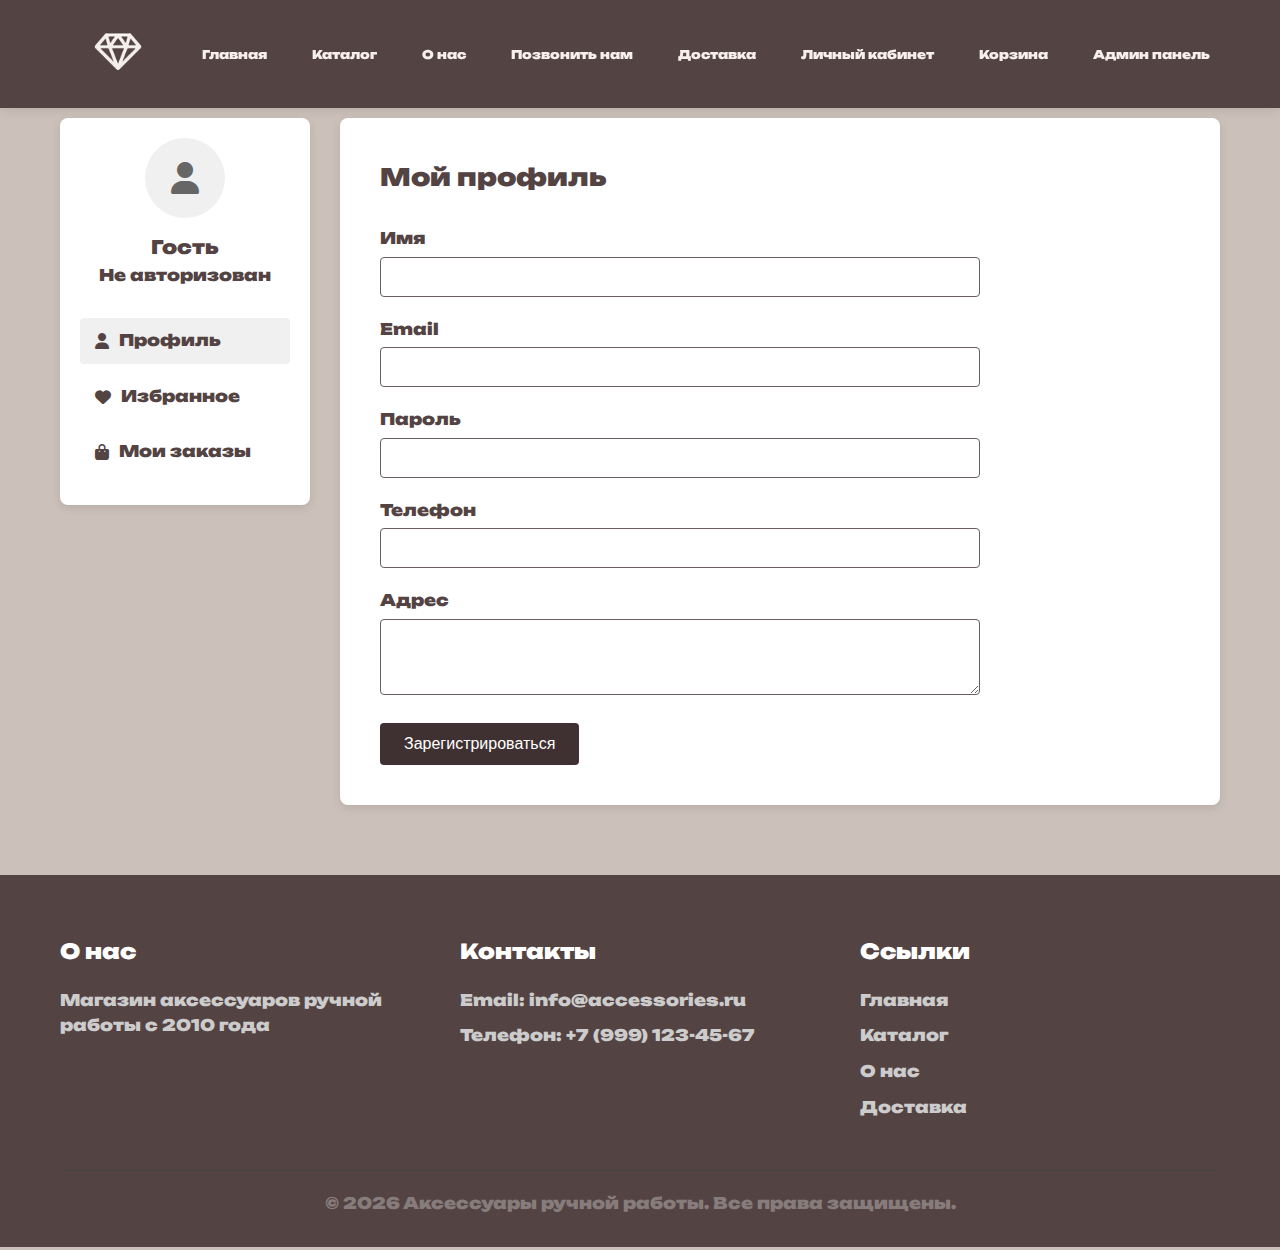
<file: Projects/akss-main/account.html>
<!DOCTYPE html>
<html lang="ru">
<head>
    <meta charset="UTF-8">
    <meta name="viewport" content="width=device-width, initial-scale=1.0">
    <title>Личный кабинет - Аксессуары ручной работы</title>
    <link rel="stylesheet" href="css/style.css">
    <link rel="stylesheet" href="css/responsive.css">
    <link rel="stylesheet" href="https://cdnjs.cloudflare.com/ajax/libs/font-awesome/6.4.0/css/all.min.css">
</head>
<body>
    <header class="header">
        <div class="container">
            <div class="header-inner">
                <a href="index.html" class="logo">
                    <img src="images/logo.png" alt="Логотип">
                </a>
                
                <nav class="nav">
                    <ul class="nav-list">
                        <li><a href="index.html">Главная</a></li>
                        <li><a href="catalog.html">Каталог</a></li>
                        <li><a href="about.html">О нас</a></li>
                        <li><a href="call.html">Позвонить нам</a></li>
                        <li><a href="delivery.html">Доставка</a></li>
                        <li><a href="account.html">Личный кабинет</a></li>
                        <li><a href="cart.html">Корзина</a></li>
                        <li><a href="admin.html">Админ панель</a></li>
                    </ul>
                </nav>
                
                <div class="burger-menu">
                    <span></span>
                    <span></span>
                    <span></span>
                </div>
            </div>
        </div>
    </header>

    <div class="mobile-menu">
        <ul class="mobile-nav">
            <li><a href="index.html">Главная</a></li>
            <li><a href="catalog.html">Каталог</a></li>
            <li><a href="about.html">О нас</a></li>
            <li><a href="call.html">Позвонить нам</a></li>
            <li><a href="delivery.html">Доставка</a></li>
            <li><a href="account.html" class="active">Личный кабинет</a></li>
            <li><a href="cart.html">Корзина</a></li>
            <li><a href="admin.html">Админ панель</a></li>
        </ul>
    </div>

    <main class="main">
        <div class="container">            
            <div class="account-container">
                <div class="account-sidebar">
                    <div class="user-info">
                        <div class="avatar">
                            <i class="fas fa-user"></i>
                        </div>
                        <h3 id="username">Гость</h3>
                        <p id="user-email">Не авторизован</p>
                    </div>
                    
                    <ul class="account-menu">
                        <li class="active"><a href="#" data-tab="profile"><i class="fas fa-user"></i> Профиль</a></li>
                        <li><a href="#" data-tab="favorites"><i class="fas fa-heart"></i> Избранное</a></li>
                        <li><a href="#" data-tab="orders"><i class="fas fa-shopping-bag"></i> Мои заказы</a></li>
                    </ul>
                </div>
                
                <div class="account-content">
                    <!-- Профиль -->
                    <div id="profile-tab" class="tab-content active">
                        <h2>Мой профиль</h2>
                        
                        <div class="profile-form">
                            <form id="registration-form">
                                <div class="form-group">
                                    <label for="name">Имя</label>
                                    <input type="text" id="name" required>
                                </div>
                                
                                <div class="form-group">
                                    <label for="email">Email</label>
                                    <input type="email" id="email" required>
                                </div>
                                
                                <div class="form-group">
                                    <label for="password">Пароль</label>
                                    <input type="password" id="password" required>
                                </div>
                                
                                <div class="form-group">
                                    <label for="phone">Телефон</label>
                                    <input type="tel" id="phone">
                                </div>
                                
                                <div class="form-group">
                                    <label for="address">Адрес</label>
                                    <textarea id="address" rows="3"></textarea>
                                </div>
                                
                                <button type="submit" class="btn">Зарегистрироваться</button>
                            </form>
                            
                            <div id="registration-success" class="success-message" style="display: none;">
                                <i class="fas fa-check-circle"></i>
                                <p>Вы успешно зарегистрированы!</p>
                            </div>
                        </div>
                    </div>
                    
                    <!-- Избранное -->
                    <div id="favorites-tab" class="tab-content">
                        <h2>Избранное</h2>
                        
                        <div id="favorites-list" class="products-grid">
                            <!-- Товары из избранного будут загружены через JavaScript -->
                        </div>
                        
                        <div id="empty-favorites" class="empty-message" style="display: none;">
                            <i class="fas fa-heart fa-3x"></i>
                            <h3>В избранном пока пусто</h3>
                            <p>Добавляйте товары в избранное, нажимая на сердечко в каталоге</p>
                            <a href="catalog.html" class="btn">Перейти в каталог</a>
                        </div>
                    </div>
                    
                    <!-- Мои заказы -->
                    <div id="orders-tab" class="tab-content">
                        <h2>Мои заказы</h2>
                        
                        <div id="orders-list">
                            <!-- Заказы будут загружены через JavaScript -->
                        </div>
                        
                        <div id="empty-orders" class="empty-message" style="display: none;">
                            <i class="fas fa-shopping-bag fa-3x"></i>
                            <h3>У вас пока нет заказов</h3>
                            <p>Сделайте свой первый заказ!</p>
                            <a href="catalog.html" class="btn">Перейти в каталог</a>
                        </div>
                    </div>
                    
                    <!-- Настройки -->
                    <div id="settings-tab" class="tab-content">
                        <h2>Настройки</h2>
                        
                        <div class="settings-form">
                            <div class="form-group">
                                <label for="notifications">Уведомления</label>
                                <select id="notifications">
                                    <option value="all">Все уведомления</option>
                                    <option value="important">Только важные</option>
                                    <option value="none">Не получать</option>
                                </select>
                            </div>
                            
                            <div class="form-group">
                                <label for="theme">Тема оформления</label>
                                <select id="theme">
                                    <option value="light">Светлая</option>
                                    <option value="dark">Темная</option>
                                    <option value="auto">Авто</option>
                                </select>
                            </div>
                            
                            <div class="form-group">
                                <label>
                                    <input type="checkbox" id="newsletter">
                                    Подписаться на рассылку
                                </label>
                            </div>
                            
                            <button id="save-settings" class="btn">Сохранить настройки</button>
                            <button id="logout" class="btn btn-secondary">Выйти</button>
                        </div>
                    </div>
                </div>
            </div>
        </div>
    </main>

    <footer class="footer">
        <div class="container">
            <div class="footer-content">
                <div class="footer-section">
                    <h3>О нас</h3>
                    <p>Магазин аксессуаров ручной работы с 2010 года</p>
                </div>
                <div class="footer-section">
                    <h3>Контакты</h3>
                    <p>Email: info@accessories.ru</p>
                    <p>Телефон: +7 (999) 123-45-67</p>
                </div>
                <div class="footer-section">
                    <h3>Ссылки</h3>
                    <ul class="footer-links">
                        <li><a href="index.html">Главная</a></li>
                        <li><a href="catalog.html">Каталог</a></li>
                        <li><a href="about.html">О нас</a></li>
                        <li><a href="delivery.html">Доставка</a></li>
                    </ul>
                </div>
            </div>
            <div class="footer-bottom">
                <p>&copy; 2026 Аксессуары ручной работы. Все права защищены.</p>
            </div>
        </div>
    </footer>

    <script src="js/main.js"></script>
    <script>
        document.addEventListener('DOMContentLoaded', function() {
            // Переключение между вкладками
            const tabLinks = document.querySelectorAll('.account-menu a');
            const tabContents = document.querySelectorAll('.tab-content');
            
            tabLinks.forEach(link => {
                link.addEventListener('click', function(e) {
                    e.preventDefault();
                    
                    const tabId = this.getAttribute('data-tab');
                    
                    // Убираем активный класс у всех вкладок
                    tabLinks.forEach(l => l.parentElement.classList.remove('active'));
                    tabContents.forEach(content => content.classList.remove('active'));
                    
                    // Добавляем активный класс текущей вкладке
                    this.parentElement.classList.add('active');
                    document.getElementById(tabId + '-tab').classList.add('active');
                });
            });
            
            // Форма регистрации
            const registrationForm = document.getElementById('registration-form');
            const successMessage = document.getElementById('registration-success');
            
            if (registrationForm) {
                registrationForm.addEventListener('submit', function(e) {
                    e.preventDefault();
                    
                    const name = document.getElementById('name').value;
                    const email = document.getElementById('email').value;
                    
                    // Сохраняем данные пользователя
                    const userData = {
                        name: name,
                        email: email,
                        phone: document.getElementById('phone').value,
                        address: document.getElementById('address').value
                    };
                    
                    localStorage.setItem('user', JSON.stringify(userData));
                    
                    // Обновляем информацию в сайдбаре
                    document.getElementById('username').textContent = name;
                    document.getElementById('user-email').textContent = email;
                    
                    // Показываем сообщение об успехе
                    successMessage.style.display = 'flex';
                    
                    // Скрываем сообщение через 5 секунд
                    setTimeout(() => {
                        successMessage.style.display = 'none';
                    }, 5000);
                });
            }
            
            // Загрузка избранного
            function loadFavorites() {
                const favoritesContainer = document.getElementById('favorites-list');
                const emptyMessage = document.getElementById('empty-favorites');
                
                const favorites = JSON.parse(localStorage.getItem('favorites') || '[]');
                
                if (favorites.length === 0) {
                    favoritesContainer.style.display = 'none';
                    emptyMessage.style.display = 'block';
                    return;
                }
                
                favoritesContainer.style.display = 'grid';
                emptyMessage.style.display = 'none';
                favoritesContainer.innerHTML = '';
                
                favorites.forEach(product => {
                    const productCard = document.createElement('div');
                    productCard.className = 'product-card';
                    productCard.innerHTML = `
                        <img src="${product.image}" alt="${product.name}" onerror="this.src='images/product1.png'">
                        <h3>${product.name}</h3>
                        <p class="price">${product.price} ₽</p>
                        <div class="product-actions">
                            <button class="btn btn-secondary remove-from-favorites" data-id="${product.id}">Удалить</button>
                            <button class="btn add-to-cart-from-fav" data-id="${product.id}">В корзину</button>
                        </div>
                    `;
                    favoritesContainer.appendChild(productCard);
                });
            }
            
            // Обработчики для кнопок в избранном
            document.addEventListener('click', function(e) {
                if (e.target.classList.contains('remove-from-favorites')) {
                    const productId = parseInt(e.target.getAttribute('data-id'));
                    let favorites = JSON.parse(localStorage.getItem('favorites') || '[]');
                    
                    favorites = favorites.filter(product => product.id !== productId);
                    localStorage.setItem('favorites', JSON.stringify(favorites));
                    
                    loadFavorites();
                }
                
                if (e.target.classList.contains('add-to-cart-from-fav')) {
                    const productId = parseInt(e.target.getAttribute('data-id'));
                    let favorites = JSON.parse(localStorage.getItem('favorites') || '[]');
                    let cart = JSON.parse(localStorage.getItem('cart') || '[]');
                    
                    const product = favorites.find(p => p.id === productId);
                    
                    if (product && !cart.some(item => item.id === productId)) {
                        cart.push({
                            ...product,
                            quantity: 1
                        });
                        localStorage.setItem('cart', JSON.stringify(cart));
                        
                        alert('Товар добавлен в корзину!');
                    }
                }
            });
            
            // Загрузка заказов
            function loadOrders() {
                const ordersContainer = document.getElementById('orders-list');
                const emptyMessage = document.getElementById('empty-orders');
                
                const orders = JSON.parse(localStorage.getItem('orders') || '[]');
                
                if (orders.length === 0) {
                    ordersContainer.style.display = 'none';
                    emptyMessage.style.display = 'block';
                    return;
                }
                
                ordersContainer.style.display = 'block';
                emptyMessage.style.display = 'none';
                ordersContainer.innerHTML = '';
                
                orders.reverse().forEach(order => {
                    const orderElement = document.createElement('div');
                    orderElement.className = 'order-card';
                    orderElement.innerHTML = `
                        <div class="order-header">
                            <div>
                                <h4>Заказ #${order.id}</h4>
                                <p class="order-date">${order.date}</p>
                            </div>
                            <span class="order-status ${order.status}">${getStatusText(order.status)}</span>
                        </div>
                        <div class="order-items">
                            ${order.items.map(item => `
                                <div class="order-item">
                                    <span>${item.name}</span>
                                    <span>${item.quantity} × ${item.price} ₽ = ${item.quantity * item.price} ₽</span>
                                </div>
                            `).join('')}
                        </div>
                        <div class="order-total">
                            <span>Итого:</span>
                            <span class="total-price">${order.total} ₽</span>
                        </div>
                    `;
                    ordersContainer.appendChild(orderElement);
                });
            }
            
            function getStatusText(status) {
                const statusMap = {
                    'pending': 'Обрабатывается',
                    'processing': 'В обработке',
                    'shipped': 'Отправлен',
                    'delivered': 'Доставлен',
                    'cancelled': 'Отменен'
                };
                return statusMap[status] || status;
            }
            
            // Выход
            document.getElementById('logout').addEventListener('click', function() {
                localStorage.removeItem('user');
                document.getElementById('username').textContent = 'Гость';
                document.getElementById('user-email').textContent = 'Не авторизован';
                alert('Вы вышли из аккаунта');
            });
            
            // Загрузка данных пользователя
            const userData = JSON.parse(localStorage.getItem('user') || '{}');
            if (userData.name) {
                document.getElementById('username').textContent = userData.name;
                document.getElementById('user-email').textContent = userData.email;
                document.getElementById('name').value = userData.name || '';
                document.getElementById('email').value = userData.email || '';
                document.getElementById('phone').value = userData.phone || '';
                document.getElementById('address').value = userData.address || '';
            }
            
            // Загрузка настроек
            const settings = JSON.parse(localStorage.getItem('settings') || '{}');
            if (settings.notifications) {
                document.getElementById('notifications').value = settings.notifications;
            }
            if (settings.theme) {
                document.getElementById('theme').value = settings.theme;
            }
            if (settings.newsletter !== undefined) {
                document.getElementById('newsletter').checked = settings.newsletter;
            }
            
            // Загрузка данных при открытии вкладок
            loadFavorites();
            loadOrders();
        });
    </script>
</body>
</html>
</file>
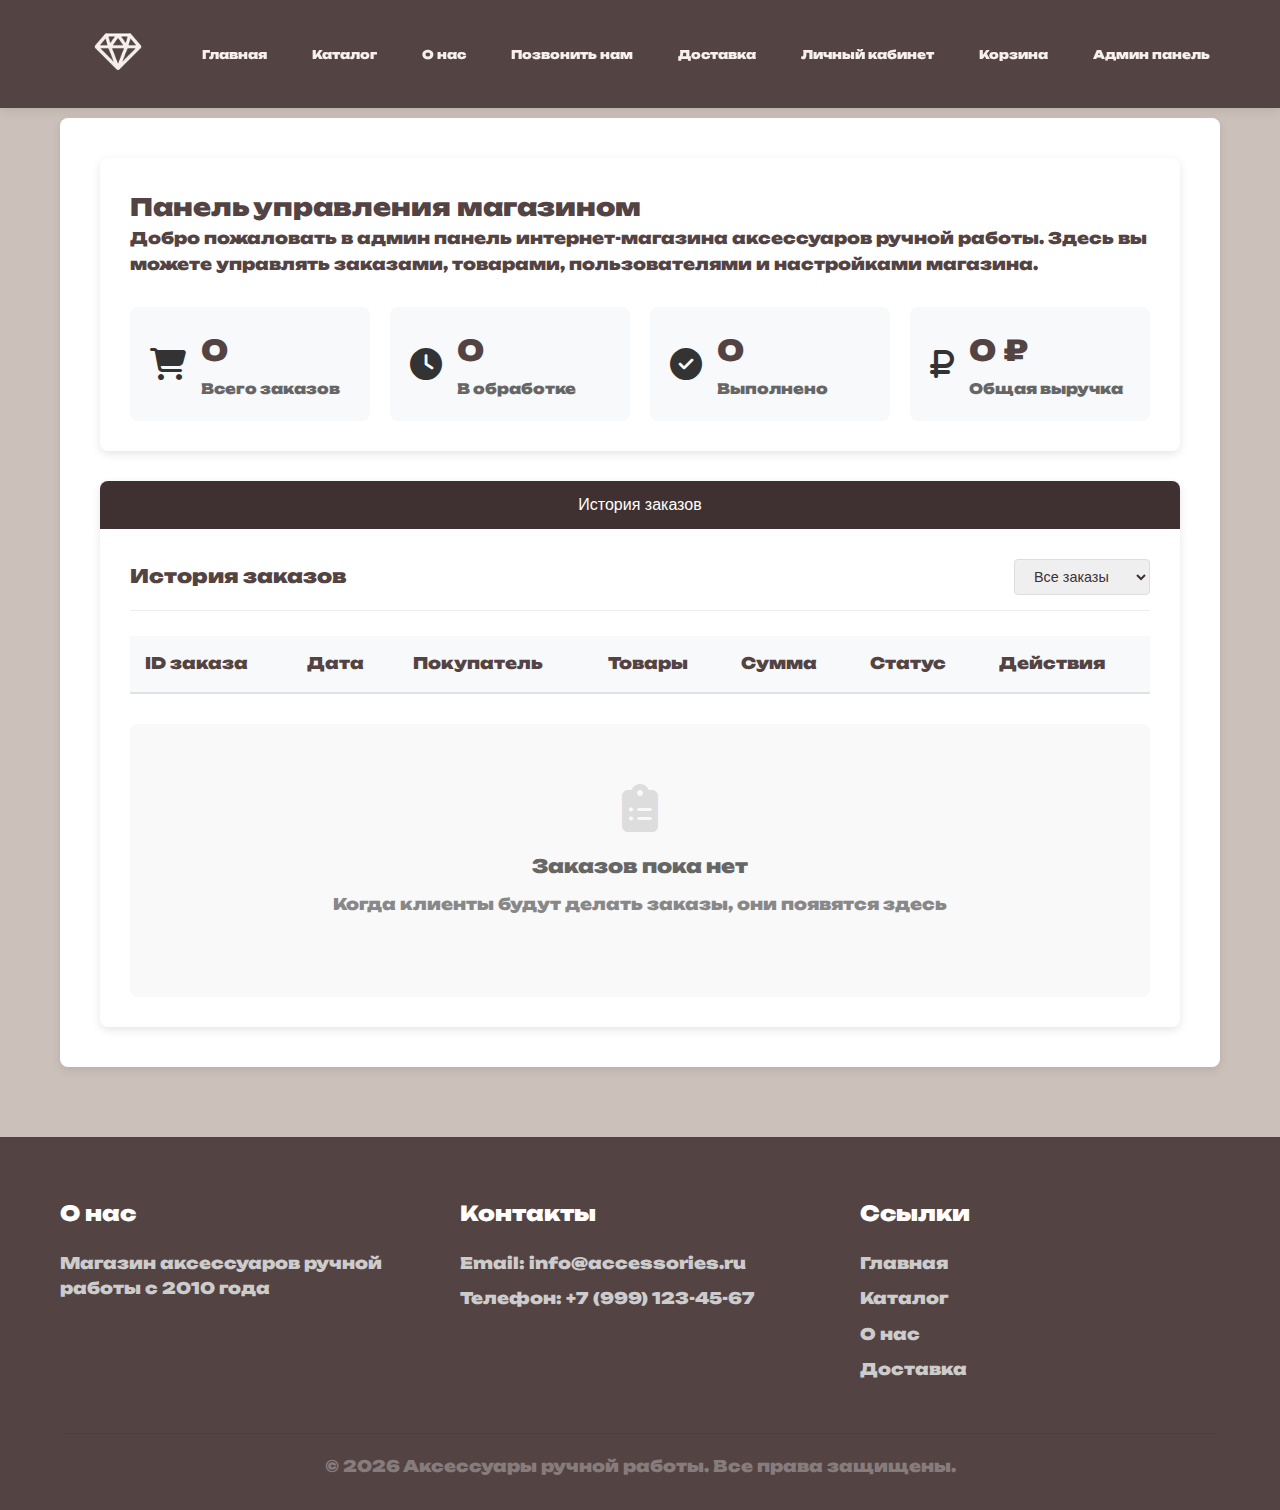
<file: Projects/akss-main/admin.html>
<!DOCTYPE html>
<html lang="ru">
<head>
    <meta charset="UTF-8">
    <meta name="viewport" content="width=device-width, initial-scale=1.0">
    <title>Админ панель - Аксессуары ручной работы</title>
    <link rel="stylesheet" href="css/style.css">
    <link rel="stylesheet" href="css/responsive.css">
    <link rel="stylesheet" href="https://cdnjs.cloudflare.com/ajax/libs/font-awesome/6.4.0/css/all.min.css">
</head>
<body>
    <header class="header">
        <div class="container">
            <div class="header-inner">
                <a href="index.html" class="logo">
                    <img src="images/logo.png" alt="Логотип">
                </a>
                
                <nav class="nav">
                    <ul class="nav-list">
                        <li><a href="index.html">Главная</a></li>
                        <li><a href="catalog.html">Каталог</a></li>
                        <li><a href="about.html">О нас</a></li>
                        <li><a href="call.html">Позвонить нам</a></li>
                        <li><a href="delivery.html">Доставка</a></li>
                        <li><a href="account.html">Личный кабинет</a></li>
                        <li><a href="cart.html">Корзина</a></li>
                        <li><a href="admin.html">Админ панель</a></li>
                    </ul>
                </nav>
                
                <div class="burger-menu">
                    <span></span>
                    <span></span>
                    <span></span>
                </div>
            </div>
        </div>
    </header>

    <div class="mobile-menu">
        <ul class="mobile-nav">
            <li><a href="index.html">Главная</a></li>
            <li><a href="catalog.html">Каталог</a></li>
            <li><a href="about.html">О нас</a></li>
            <li><a href="call.html">Позвонить нам</a></li>
            <li><a href="delivery.html">Доставка</a></li>
            <li><a href="account.html">Личный кабинет</a></li>
            <li><a href="cart.html">Корзина</a></li>
            <li><a href="admin.html" class="active">Админ панель</a></li>
        </ul>
    </div>

    <main class="main">
        <div class="container">            
            <div class="admin-container">
                <div class="admin-welcome">
                    <h2>Панель управления магазином</h2>
                    <p>Добро пожаловать в админ панель интернет-магазина аксессуаров ручной работы. Здесь вы можете управлять заказами, товарами, пользователями и настройками магазина.</p>
                    
                    <div class="admin-stats">
                        <div class="stat-card">
                            <i class="fas fa-shopping-cart"></i>
                            <div>
                                <h3 id="total-orders">0</h3>
                                <p>Всего заказов</p>
                            </div>
                        </div>
                        <div class="stat-card">
                            <i class="fas fa-clock"></i>
                            <div>
                                <h3 id="pending-orders">0</h3>
                                <p>В обработке</p>
                            </div>
                        </div>
                        <div class="stat-card">
                            <i class="fas fa-check-circle"></i>
                            <div>
                                <h3 id="completed-orders">0</h3>
                                <p>Выполнено</p>
                            </div>
                        </div>
                        <div class="stat-card">
                            <i class="fas fa-ruble-sign"></i>
                            <div>
                                <h3 id="total-revenue">0 ₽</h3>
                                <p>Общая выручка</p>
                            </div>
                        </div>
                    </div>
                </div>
                
                <div class="admin-tabs">
                    <div class="tabs-header">
                        <button class="tab-btn active" data-tab="orders">История заказов</button>
                    </div>
                    
                    <!-- Вкладка История заказов -->
                    <div id="orders-tab" class="tab-content active">
                        <div class="tab-header">
                            <h3>История заказов</h3>
                            <div class="filter-orders">
                                <select id="order-filter">
                                    <option value="all">Все заказы</option>
                                    <option value="pending">В обработке</option>
                                    <option value="processing">В процессе</option>
                                    <option value="shipped">Отправлены</option>
                                    <option value="delivered">Доставлены</option>
                                    <option value="cancelled">Отменены</option>
                                </select>
                            </div>
                        </div>
                        
                        <div class="orders-table-container">
                            <table class="orders-table">
                                <thead>
                                    <tr>
                                        <th>ID заказа</th>
                                        <th>Дата</th>
                                        <th>Покупатель</th>
                                        <th>Товары</th>
                                        <th>Сумма</th>
                                        <th>Статус</th>
                                        <th>Действия</th>
                                    </tr>
                                </thead>
                                <tbody id="orders-table-body">
                                    <!-- Заказы будут загружены через JavaScript -->
                                </tbody>
                            </table>
                        </div>
                        
                        <div id="no-orders" class="empty-message" style="display: none;">
                            <i class="fas fa-clipboard-list fa-3x"></i>
                            <h3>Заказов пока нет</h3>
                            <p>Когда клиенты будут делать заказы, они появятся здесь</p>
                        </div>
                    </div>
                    
                    <!-- Вкладка Управление товарами -->
                    <div id="products-tab" class="tab-content">
                        <div class="tab-header">
                            <h3>Управление товарами</h3>
                            <button class="btn" id="add-product-btn">Добавить товар</button>
                        </div>
                        
                        <div class="products-management">
                            <p>В этом разделе вы можете добавлять, редактировать и удалять товары из каталога.</p>
                            <p>Для управления товарами требуется подключение к базе данных.</p>
                            
                            <div class="placeholder-content">
                                <i class="fas fa-boxes fa-4x"></i>
                                <h4>Управление товарами</h4>
                                <p>Функционал управления товарами находится в разработке.</p>
                                <p>Здесь можно будет добавлять новые товары, редактировать существующие, изменять цены и управлять категориями.</p>
                            </div>
                        </div>
                    </div>
                    
                    <!-- Вкладка Настройки -->
                    <div id="settings-tab" class="tab-content">
                        <div class="tab-header">
                            <h3>Настройки магазина</h3>
                        </div>
                        
                        <div class="settings-management">
                            <form id="admin-settings-form">
                                <div class="form-group">
                                    <label for="shop-name">Название магазина</label>
                                    <input type="text" id="shop-name" value="Аксессуары ручной работы">
                                </div>
                                
                                <div class="form-group">
                                    <label for="shop-email">Email для уведомлений</label>
                                    <input type="email" id="shop-email" value="admin@accessories.ru">
                                </div>
                                
                                <div class="form-group">
                                    <label for="delivery-cost">Стоимость доставки (₽)</label>
                                    <input type="number" id="delivery-cost" value="500">
                                </div>
                                
                                <div class="form-group">
                                    <label for="min-order">Минимальная сумма заказа (₽)</label>
                                    <input type="number" id="min-order" value="1000">
                                </div>
                                
                                <div class="form-group">
                                    <label for="order-statuses">Статусы заказов</label>
                                    <textarea id="order-statuses" rows="4">Обрабатывается, В процессе, Отправлен, Доставлен, Отменен</textarea>
                                </div>
                                
                                <div class="form-group">
                                    <label>
                                        <input type="checkbox" id="shop-active" checked>
                                        Магазин активен
                                    </label>
                                </div>
                                
                                <button type="submit" class="btn">Сохранить настройки</button>
                            </form>
                        </div>
                    </div>
                </div>
            </div>
        </div>
    </main>

    <footer class="footer">
        <div class="container">
            <div class="footer-content">
                <div class="footer-section">
                    <h3>О нас</h3>
                    <p>Магазин аксессуаров ручной работы с 2010 года</p>
                </div>
                <div class="footer-section">
                    <h3>Контакты</h3>
                    <p>Email: info@accessories.ru</p>
                    <p>Телефон: +7 (999) 123-45-67</p>
                </div>
                <div class="footer-section">
                    <h3>Ссылки</h3>
                    <ul class="footer-links">
                        <li><a href="index.html">Главная</a></li>
                        <li><a href="catalog.html">Каталог</a></li>
                        <li><a href="about.html">О нас</a></li>
                        <li><a href="delivery.html">Доставка</a></li>
                    </ul>
                </div>
            </div>
            <div class="footer-bottom">
                <p>&copy; 2026 Аксессуары ручной работы. Все права защищены.</p>
            </div>
        </div>
    </footer>

    <script src="js/main.js"></script>
    <script>
        document.addEventListener('DOMContentLoaded', function() {
            // Переключение вкладок
            const tabBtns = document.querySelectorAll('.tab-btn');
            const tabContents = document.querySelectorAll('.admin-tabs .tab-content');
            
            tabBtns.forEach(btn => {
                btn.addEventListener('click', function() {
                    const tabId = this.getAttribute('data-tab');
                    
                    // Убираем активный класс у всех кнопок и вкладок
                    tabBtns.forEach(b => b.classList.remove('active'));
                    tabContents.forEach(content => content.classList.remove('active'));
                    
                    // Добавляем активный класс текущей кнопке и вкладке
                    this.classList.add('active');
                    document.getElementById(tabId + '-tab').classList.add('active');
                });
            });
            
            // Загрузка и отображение статистики
            function loadStatistics() {
                const orders = JSON.parse(localStorage.getItem('orders') || '[]');
                
                // Общая статистика
                const totalOrders = orders.length;
                const pendingOrders = orders.filter(order => order.status === 'pending').length;
                const completedOrders = orders.filter(order => order.status === 'delivered').length;
                const totalRevenue = orders.reduce((sum, order) => sum + order.total, 0);
                
                document.getElementById('total-orders').textContent = totalOrders;
                document.getElementById('pending-orders').textContent = pendingOrders;
                document.getElementById('completed-orders').textContent = completedOrders;
                document.getElementById('total-revenue').textContent = totalRevenue.toLocaleString('ru-RU') + ' ₽';
            }
            
            // Загрузка и отображение заказов
            function loadOrders(filter = 'all') {
                const ordersTableBody = document.getElementById('orders-table-body');
                const noOrdersMessage = document.getElementById('no-orders');
                
                let orders = JSON.parse(localStorage.getItem('orders') || '[]');
                
                // Фильтрация заказов
                if (filter !== 'all') {
                    orders = orders.filter(order => order.status === filter);
                }
                
                if (orders.length === 0) {
                    ordersTableBody.innerHTML = '';
                    noOrdersMessage.style.display = 'block';
                    return;
                }
                
                noOrdersMessage.style.display = 'none';
                ordersTableBody.innerHTML = '';
                
                // Сортируем заказы по дате (новые сначала)
                orders.sort((a, b) => new Date(b.date) - new Date(a.date));
                
                orders.forEach(order => {
                    const row = document.createElement('tr');
                    
                    // Получаем информацию о пользователе
                    const userData = JSON.parse(localStorage.getItem('user') || '{}');
                    const userName = userData.name || 'Гость';
                    const userEmail = userData.email || 'Не указан';
                    
                    // Подсчитываем количество товаров
                    const itemsCount = order.items.reduce((sum, item) => sum + item.quantity, 0);
                    
                    // Определяем класс для статуса
                    const statusClass = order.status || 'pending';
                    const statusText = getStatusText(statusClass);
                    
                    row.innerHTML = `
                        <td>#${order.id}</td>
                        <td>${order.date}</td>
                        <td>
                            <strong>${userName}</strong><br>
                            <small>${userEmail}</small>
                        </td>
                        <td>${itemsCount} товар(ов)</td>
                        <td>${order.total} ₽</td>
                        <td>
                            <span class="status-badge ${statusClass}">${statusText}</span>
                        </td>
                        <td>
                            <div class="action-buttons">
                                <button class="action-btn view-btn" data-id="${order.id}" title="Просмотреть">
                                    <i class="fas fa-eye"></i>
                                </button>
                                <button class="action-btn edit-btn" data-id="${order.id}" title="Изменить статус">
                                    <i class="fas fa-edit"></i>
                                </button>
                                <button class="action-btn delete-btn" data-id="${order.id}" title="Удалить">
                                    <i class="fas fa-trash"></i>
                                </button>
                            </div>
                        </td>
                    `;
                    
                    ordersTableBody.appendChild(row);
                });
                
                // Добавляем обработчики для кнопок действий
                addOrderActionHandlers();
            }
            
            function getStatusText(status) {
                const statusMap = {
                    'pending': 'Обрабатывается',
                    'processing': 'В процессе',
                    'shipped': 'Отправлен',
                    'delivered': 'Доставлен',
                    'cancelled': 'Отменен'
                };
                return statusMap[status] || status;
            }
            
            function addOrderActionHandlers() {
                // Просмотр заказа
                document.querySelectorAll('.view-btn').forEach(btn => {
                    btn.addEventListener('click', function() {
                        const orderId = this.getAttribute('data-id');
                        const orders = JSON.parse(localStorage.getItem('orders') || '[]');
                        const order = orders.find(o => o.id == orderId);
                        
                        if (order) {
                            let itemsList = '';
                            order.items.forEach(item => {
                                itemsList += `${item.name} - ${item.quantity} × ${item.price} ₽ = ${item.quantity * item.price} ₽\n`;
                            });
                            
                            alert(`Детали заказа #${order.id}\n\n` +
                                  `Дата: ${order.date}\n` +
                                  `Статус: ${getStatusText(order.status)}\n` +
                                  `Общая сумма: ${order.total} ₽\n\n` +
                                  `Товары:\n${itemsList}`);
                        }
                    });
                });
                
                // Изменение статуса заказа
                document.querySelectorAll('.edit-btn').forEach(btn => {
                    btn.addEventListener('click', function() {
                        const orderId = this.getAttribute('data-id');
                        const orders = JSON.parse(localStorage.getItem('orders') || '[]');
                        const orderIndex = orders.findIndex(o => o.id == orderId);
                        
                        if (orderIndex !== -1) {
                            const newStatus = prompt('Введите новый статус заказа (pending, processing, shipped, delivered, cancelled):', orders[orderIndex].status);
                            
                            if (newStatus && ['pending', 'processing', 'shipped', 'delivered', 'cancelled'].includes(newStatus)) {
                                orders[orderIndex].status = newStatus;
                                localStorage.setItem('orders', JSON.stringify(orders));
                                
                                // Перезагружаем таблицу
                                const currentFilter = document.getElementById('order-filter').value;
                                loadOrders(currentFilter);
                                loadStatistics();
                                
                                alert('Статус заказа обновлен!');
                            }
                        }
                    });
                });
                
                // Удаление заказа
                document.querySelectorAll('.delete-btn').forEach(btn => {
                    btn.addEventListener('click', function() {
                        const orderId = this.getAttribute('data-id');
                        
                        if (confirm('Вы уверены, что хотите удалить этот заказ?')) {
                            let orders = JSON.parse(localStorage.getItem('orders') || '[]');
                            orders = orders.filter(o => o.id != orderId);
                            localStorage.setItem('orders', JSON.stringify(orders));
                            
                            // Перезагружаем таблицу
                            const currentFilter = document.getElementById('order-filter').value;
                            loadOrders(currentFilter);
                            loadStatistics();
                            
                            alert('Заказ удален!');
                        }
                    });
                });
            }
            
            // Фильтрация заказов
            document.getElementById('order-filter').addEventListener('change', function() {
                loadOrders(this.value);
            });
            
            // Форма настроек
            document.getElementById('admin-settings-form').addEventListener('submit', function(e) {
                e.preventDefault();
                alert('Настройки сохранены! (В реальном приложении здесь будет отправка на сервер)');
            });
            
            // Кнопка добавления товара
            document.getElementById('add-product-btn').addEventListener('click', function() {
                alert('Функция добавления товара находится в разработке. В реальном приложении здесь будет форма для добавления нового товара.');
            });
            
            // Инициализация
            loadStatistics();
            loadOrders();
        });
    </script>
</body>
</html>
</file>
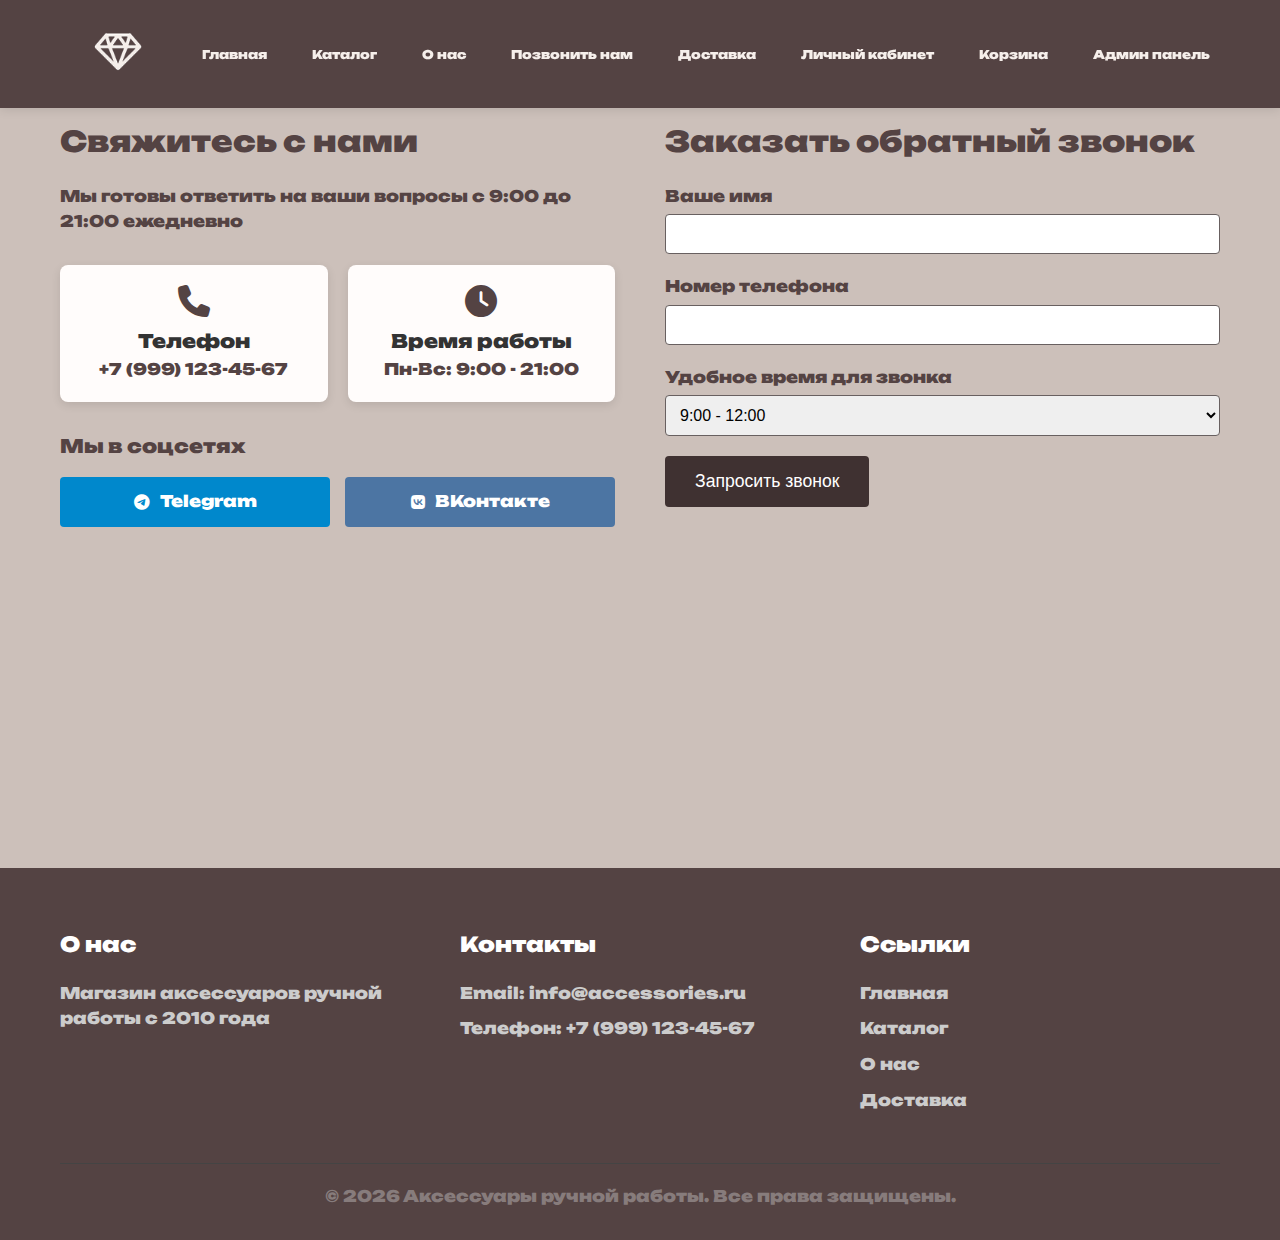
<file: Projects/akss-main/call.html>
<!DOCTYPE html>
<html lang="ru">
<head>
    <meta charset="UTF-8">
    <meta name="viewport" content="width=device-width, initial-scale=1.0">
    <title>Позвонить нам - Аксессуары ручной работы</title>
    <link rel="stylesheet" href="css/style.css">
    <link rel="stylesheet" href="css/responsive.css">
    <link rel="stylesheet" href="https://cdnjs.cloudflare.com/ajax/libs/font-awesome/6.4.0/css/all.min.css">
</head>
<body>
    <header class="header">
        <div class="container">
            <div class="header-inner">
                <a href="index.html" class="logo">
                    <img src="images/logo.png" alt="Логотип">
                </a>
                
                <nav class="nav">
                    <ul class="nav-list">
                        <li><a href="index.html">Главная</a></li>
                        <li><a href="catalog.html">Каталог</a></li>
                        <li><a href="about.html">О нас</a></li>
                        <li><a href="call.html">Позвонить нам</a></li>
                        <li><a href="delivery.html">Доставка</a></li>
                        <li><a href="account.html">Личный кабинет</a></li>
                        <li><a href="cart.html">Корзина</a></li>
                        <li><a href="admin.html">Админ панель</a></li>
                    </ul>
                </nav>
                
                <div class="burger-menu">
                    <span></span>
                    <span></span>
                    <span></span>
                </div>
            </div>
        </div>
    </header>

    <div class="mobile-menu">
        <ul class="mobile-nav">
            <li><a href="index.html">Главная</a></li>
            <li><a href="catalog.html">Каталог</a></li>
            <li><a href="about.html">О нас</a></li>
            <li><a href="call.html" class="active">Позвонить нам</a></li>
            <li><a href="delivery.html">Доставка</a></li>
            <li><a href="account.html">Личный кабинет</a></li>
            <li><a href="cart.html">Корзина</a></li>
            <li><a href="admin.html">Админ панель</a></li>
        </ul>
    </div>

    <main class="main">
        <div class="container">            
            <div class="call-container">
                <div class="call-info">
                    <h2>Свяжитесь с нами</h2>
                    <p>Мы готовы ответить на ваши вопросы с 9:00 до 21:00 ежедневно</p>
                    
                    <div class="contact-methods">
                        <div class="contact-method">
                            <i class="fas fa-phone"></i>
                            <h3>Телефон</h3>
                            <p>+7 (999) 123-45-67</p>
                        </div>
                        
                        <div class="contact-method">
                            <i class="fas fa-clock"></i>
                            <h3>Время работы</h3>
                            <p>Пн-Вс: 9:00 - 21:00</p>
                        </div>
                    </div>
                    
                    <div class="social-links">
                        <h3>Мы в соцсетях</h3>
                        <div class="social-buttons">
                            <a href="https://t.me/accessories_shop" class="social-btn telegram" target="_blank">
                                <i class="fab fa-telegram"></i> Telegram
                            </a>
                            <a href="https://vk.com/accessories_shop" class="social-btn vk" target="_blank">
                                <i class="fab fa-vk"></i> ВКонтакте
                            </a>
                        </div>
                    </div>
                </div>
                
                <div class="call-form">
                    <h2>Заказать обратный звонок</h2>
                    <form id="callback-form">
                        <div class="form-group">
                            <label for="name">Ваше имя</label>
                            <input type="text" id="name" required>
                        </div>
                        
                        <div class="form-group">
                            <label for="phone">Номер телефона</label>
                            <input type="tel" id="phone" required>
                        </div>
                        
                        <div class="form-group">
                            <label for="time">Удобное время для звонка</label>
                            <select id="time">
                                <option value="9-12">9:00 - 12:00</option>
                                <option value="12-15">12:00 - 15:00</option>
                                <option value="15-18">15:00 - 18:00</option>
                                <option value="18-21">18:00 - 21:00</option>
                            </select>
                        </div>
                        
                        <button type="submit" class="btn btn-large">Запросить звонок</button>
                    </form>
                </div>
            </div>
            
            <div id="success-message" class="success-message" style="display: none;">
                <i class="fas fa-check-circle"></i>
                <p>Звонок успешно запрошен! Мы перезвоним вам в указанное время.</p>
            </div>
        </div>
    </main>

    <footer class="footer">
        <div class="container">
            <div class="footer-content">
                <div class="footer-section">
                    <h3>О нас</h3>
                    <p>Магазин аксессуаров ручной работы с 2010 года</p>
                </div>
                <div class="footer-section">
                    <h3>Контакты</h3>
                    <p>Email: info@accessories.ru</p>
                    <p>Телефон: +7 (999) 123-45-67</p>
                </div>
                <div class="footer-section">
                    <h3>Ссылки</h3>
                    <ul class="footer-links">
                        <li><a href="index.html">Главная</a></li>
                        <li><a href="catalog.html">Каталог</a></li>
                        <li><a href="about.html">О нас</a></li>
                        <li><a href="delivery.html">Доставка</a></li>
                    </ul>
                </div>
            </div>
            <div class="footer-bottom">
                <p>&copy; 2026 Аксессуары ручной работы. Все права защищены.</p>
            </div>
        </div>
    </footer>

    <script src="js/main.js"></script>
    <script>
        document.getElementById('callback-form').addEventListener('submit', function(e) {
            e.preventDefault();
            document.getElementById('success-message').style.display = 'block';
            this.reset();
            
            setTimeout(() => {
                document.getElementById('success-message').style.display = 'none';
            }, 5000);
        });
    </script>
</body>
</html>
</file>
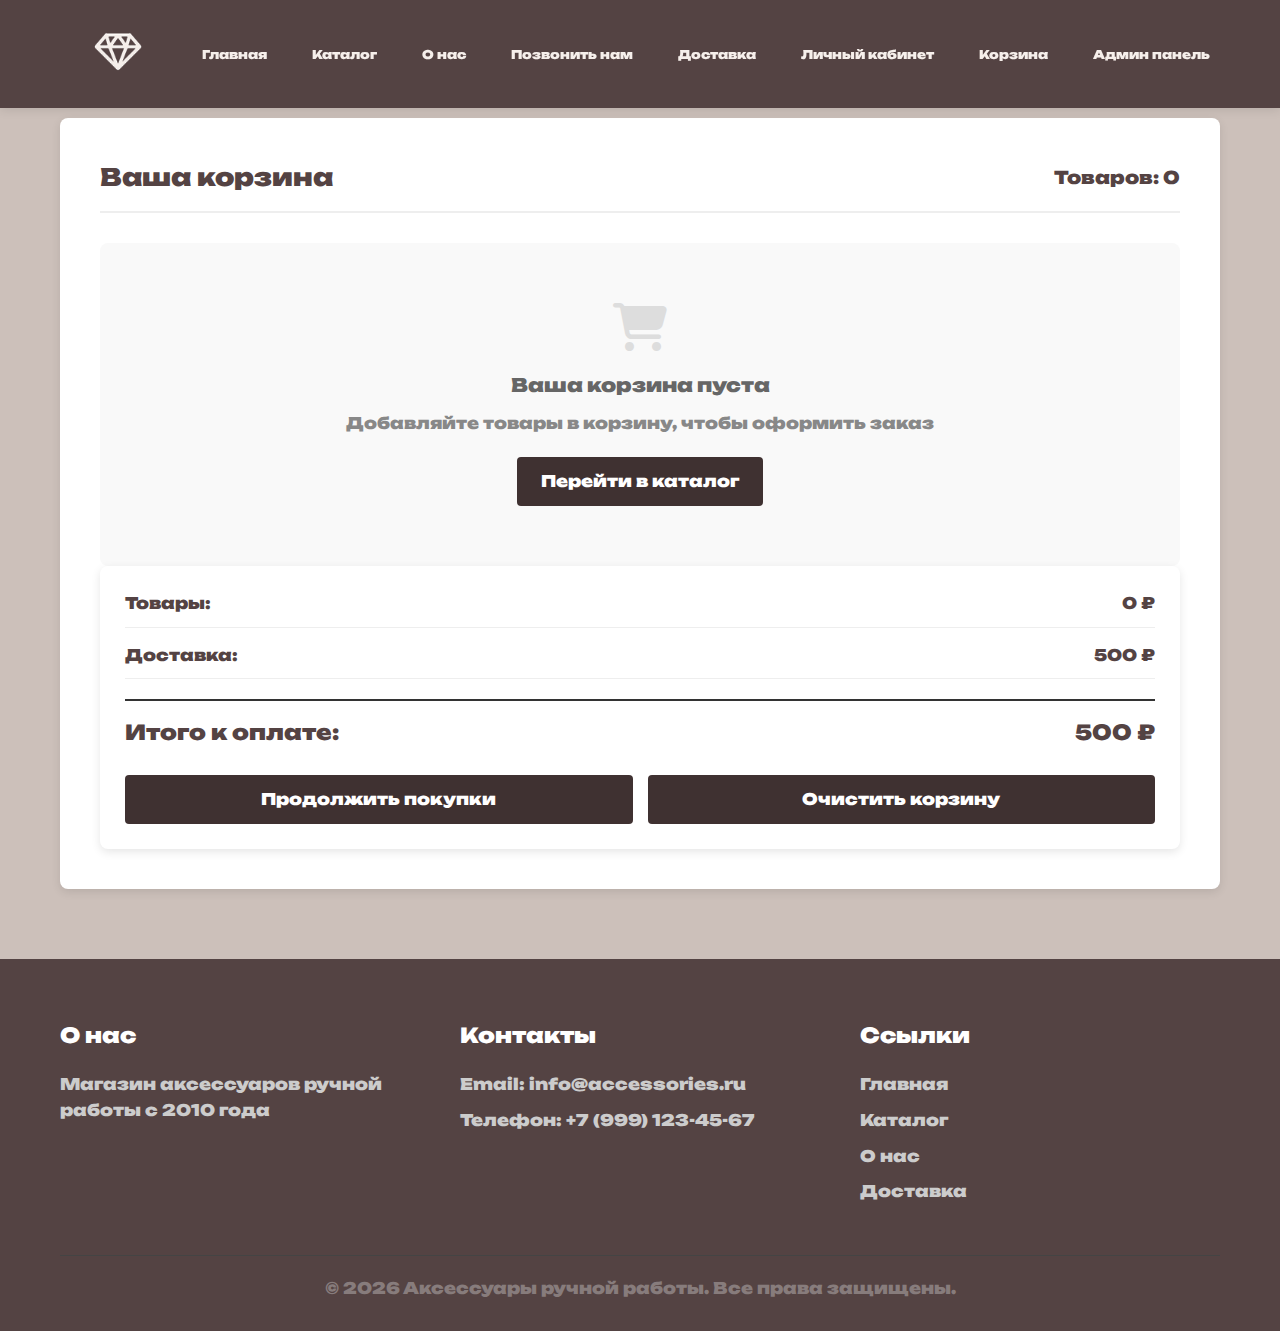
<file: Projects/akss-main/cart.html>
<!DOCTYPE html>
<html lang="ru">
<head>
    <meta charset="UTF-8">
    <meta name="viewport" content="width=device-width, initial-scale=1.0">
    <title>Корзина - Аксессуары ручной работы</title>
    <link rel="stylesheet" href="css/style.css">
    <link rel="stylesheet" href="css/responsive.css">
    <link rel="stylesheet" href="https://cdnjs.cloudflare.com/ajax/libs/font-awesome/6.4.0/css/all.min.css">
</head>
<body>
    <header class="header">
        <div class="container">
            <div class="header-inner">
                <a href="index.html" class="logo">
                    <img src="images/logo.png" alt="Логотип">
                </a>
                
                <nav class="nav">
                    <ul class="nav-list">
                        <li><a href="index.html">Главная</a></li>
                        <li><a href="catalog.html">Каталог</a></li>
                        <li><a href="about.html">О нас</a></li>
                        <li><a href="call.html">Позвонить нам</a></li>
                        <li><a href="delivery.html">Доставка</a></li>
                        <li><a href="account.html">Личный кабинет</a></li>
                        <li><a href="cart.html">Корзина</a></li>
                        <li><a href="admin.html">Админ панель</a></li>
                    </ul>
                </nav>
                
                <div class="burger-menu">
                    <span></span>
                    <span></span>
                    <span></span>
                </div>
            </div>
        </div>
    </header>

    <div class="mobile-menu">
        <ul class="mobile-nav">
            <li><a href="index.html">Главная</a></li>
            <li><a href="catalog.html">Каталог</a></li>
            <li><a href="about.html">О нас</a></li>
            <li><a href="call.html">Позвонить нам</a></li>
            <li><a href="delivery.html">Доставка</a></li>
            <li><a href="account.html">Личный кабинет</a></li>
            <li><a href="cart.html" class="active">Корзина</a></li>
            <li><a href="admin.html">Админ панель</a></li>
        </ul>
    </div>

    <main class="main">
        <div class="container">            
            <div class="cart-container">
                <div class="cart-header">
                    <h2>Ваша корзина</h2>
                    <p id="cart-count">Товаров: 0</p>
                </div>
                
                <div id="cart-items" class="cart-items">
                    <!-- Товары из корзины будут загружены через JavaScript -->
                </div>
                
                <div id="empty-cart" class="empty-message" style="display: block;">
                    <i class="fas fa-shopping-cart fa-3x"></i>
                    <h3>Ваша корзина пуста</h3>
                    <p>Добавляйте товары в корзину, чтобы оформить заказ</p>
                    <a href="catalog.html" class="btn">Перейти в каталог</a>
                </div>
                
                <div class="cart-summary">
                    <div class="summary-row">
                        <span>Товары:</span>
                        <span id="items-total">0 ₽</span>
                    </div>
                    <div class="summary-row">
                        <span>Доставка:</span>
                        <span id="delivery-cost">500 ₽</span>
                    </div>
                    <div class="summary-row total">
                        <span>Итого к оплате:</span>
                        <span id="total-cost">500 ₽</span>
                    </div>
                    
                    <a id="checkout-btn"></a>
                    
                    <div id="checkout-success" class="success-message" style="display: none;">
                        <i class="fas fa-check-circle"></i>
                        <p>Доставка успешно оформлена! Ваш заказ передан в обработку.</p>
                    </div>
                    
                    <div class="cart-actions">
                        <a href="catalog.html" class="btn btn-secondary">Продолжить покупки</a>
                        <button id="clear-cart" class="btn btn-secondary">Очистить корзину</button>
                    </div>
                </div>
            </div>
        </div>
    </main>

    <footer class="footer">
        <div class="container">
            <div class="footer-content">
                <div class="footer-section">
                    <h3>О нас</h3>
                    <p>Магазин аксессуаров ручной работы с 2010 года</p>
                </div>
                <div class="footer-section">
                    <h3>Контакты</h3>
                    <p>Email: info@accessories.ru</p>
                    <p>Телефон: +7 (999) 123-45-67</p>
                </div>
                <div class="footer-section">
                    <h3>Ссылки</h3>
                    <ul class="footer-links">
                        <li><a href="index.html">Главная</a></li>
                        <li><a href="catalog.html">Каталог</a></li>
                        <li><a href="about.html">О нас</a></li>
                        <li><a href="delivery.html">Доставка</a></li>
                    </ul>
                </div>
            </div>
            <div class="footer-bottom">
                <p>&copy; 2026 Аксессуары ручной работы. Все права защищены.</p>
            </div>
        </div>
    </footer>

    <script src="js/main.js"></script>
    <script>
        document.addEventListener('DOMContentLoaded', function() {
            // Загрузка корзины
            function loadCart() {
                const cartItemsContainer = document.getElementById('cart-items');
                const emptyCartMessage = document.getElementById('empty-cart');
                const cartCountElement = document.getElementById('cart-count');
                const itemsTotalElement = document.getElementById('items-total');
                const totalCostElement = document.getElementById('total-cost');
                const checkoutBtn = document.getElementById('checkout-btn');
                
                const cart = JSON.parse(localStorage.getItem('cart') || '[]');
                
                if (cart.length === 0) {
                    cartItemsContainer.style.display = 'none';
                    emptyCartMessage.style.display = 'block';
                    cartCountElement.textContent = 'Товаров: 0';
                    itemsTotalElement.textContent = '0 ₽';
                    totalCostElement.textContent = '500 ₽';
                    checkoutBtn.disabled = true;
                    return;
                }
                
                cartItemsContainer.style.display = 'block';
                emptyCartMessage.style.display = 'none';
                cartItemsContainer.innerHTML = '';
                
                let itemsTotal = 0;
                let totalQuantity = 0;
                
                cart.forEach(item => {
                    const itemTotal = item.price * item.quantity;
                    itemsTotal += itemTotal;
                    totalQuantity += item.quantity;
                    
                    const cartItem = document.createElement('div');
                    cartItem.className = 'cart-item';
                    cartItem.innerHTML = `
                        <div class="cart-item-image">
                            <img src="${item.image}" alt="${item.name}" onerror="this.src='images/product1.png'">
                        </div>
                        <div class="cart-item-details">
                            <h3>${item.name}</h3>
                            <p class="price">${item.price} ₽</p>
                        </div>
                        <div class="cart-item-quantity">
                            <button class="quantity-btn minus" data-id="${item.id}">-</button>
                            <span class="quantity">${item.quantity}</span>
                            <button class="quantity-btn plus" data-id="${item.id}">+</button>
                        </div>
                        <div class="cart-item-total">
                            <span>${itemTotal} ₽</span>
                        </div>
                        <div class="cart-item-remove">
                            <button class="remove-btn" data-id="${item.id}">
                                <i class="fas fa-trash"></i>
                            </button>
                        </div>
                    `;
                    cartItemsContainer.appendChild(cartItem);
                });
                
                const deliveryCost = 500;
                const totalCost = itemsTotal + deliveryCost;
                
                cartCountElement.textContent = `Товаров: ${totalQuantity}`;
                itemsTotalElement.textContent = `${itemsTotal} ₽`;
                totalCostElement.textContent = `${totalCost} ₽`;
                checkoutBtn.disabled = false;
            }
            
            // Изменение количества товаров
            document.addEventListener('click', function(e) {
                const cart = JSON.parse(localStorage.getItem('cart') || '[]');
                
                if (e.target.classList.contains('plus') || e.target.parentElement.classList.contains('plus')) {
                    const button = e.target.classList.contains('plus') ? e.target : e.target.parentElement;
                    const productId = parseInt(button.getAttribute('data-id'));
                    
                    const itemIndex = cart.findIndex(item => item.id === productId);
                    if (itemIndex !== -1) {
                        cart[itemIndex].quantity++;
                        localStorage.setItem('cart', JSON.stringify(cart));
                        loadCart();
                    }
                }
                
                if (e.target.classList.contains('minus') || e.target.parentElement.classList.contains('minus')) {
                    const button = e.target.classList.contains('minus') ? e.target : e.target.parentElement;
                    const productId = parseInt(button.getAttribute('data-id'));
                    
                    const itemIndex = cart.findIndex(item => item.id === productId);
                    if (itemIndex !== -1 && cart[itemIndex].quantity > 1) {
                        cart[itemIndex].quantity--;
                        localStorage.setItem('cart', JSON.stringify(cart));
                        loadCart();
                    }
                }
                
                if (e.target.classList.contains('remove-btn') || e.target.parentElement.classList.contains('remove-btn')) {
                    const button = e.target.classList.contains('remove-btn') ? e.target : e.target.parentElement;
                    const productId = parseInt(button.getAttribute('data-id'));
                    
                    const updatedCart = cart.filter(item => item.id !== productId);
                    localStorage.setItem('cart', JSON.stringify(updatedCart));
                    loadCart();
                }
            });
            
            // Очистка корзины
            document.getElementById('clear-cart').addEventListener('click', function() {
                if (confirm('Вы уверены, что хотите очистить корзину?')) {
                    localStorage.removeItem('cart');
                    loadCart();
                }
            });
            
            // Оформление доставки
            document.getElementById('checkout-btn').addEventListener('click', function() {
                const cart = JSON.parse(localStorage.getItem('cart') || '[]');
                
                if (cart.length === 0) {
                    alert('Корзина пуста!');
                    return;
                }
                
                // Создаем заказ
                const order = {
                    id: Date.now(),
                    date: new Date().toLocaleString('ru-RU'),
                    items: [...cart],
                    total: calculateTotal(),
                    status: 'pending'
                };
                
                // Сохраняем заказ в историю
                let orders = JSON.parse(localStorage.getItem('orders') || '[]');
                orders.push(order);
                localStorage.setItem('orders', JSON.stringify(orders));
                
                // Очищаем корзину
                localStorage.removeItem('cart');
                
                // Показываем сообщение об успехе
                document.getElementById('checkout-success').style.display = 'flex';
                
                // Обновляем отображение корзины
                loadCart();
                
                // Скрываем сообщение через 5 секунд
                setTimeout(() => {
                    document.getElementById('checkout-success').style.display = 'none';
                }, 5000);
            });
            
            function calculateTotal() {
                const cart = JSON.parse(localStorage.getItem('cart') || '[]');
                const itemsTotal = cart.reduce((total, item) => total + (item.price * item.quantity), 0);
                return itemsTotal + 500; // + доставка
            }
            
            // Загружаем корзину при загрузке страницы
            loadCart();
        });
    </script>
</body>
</html>
</file>
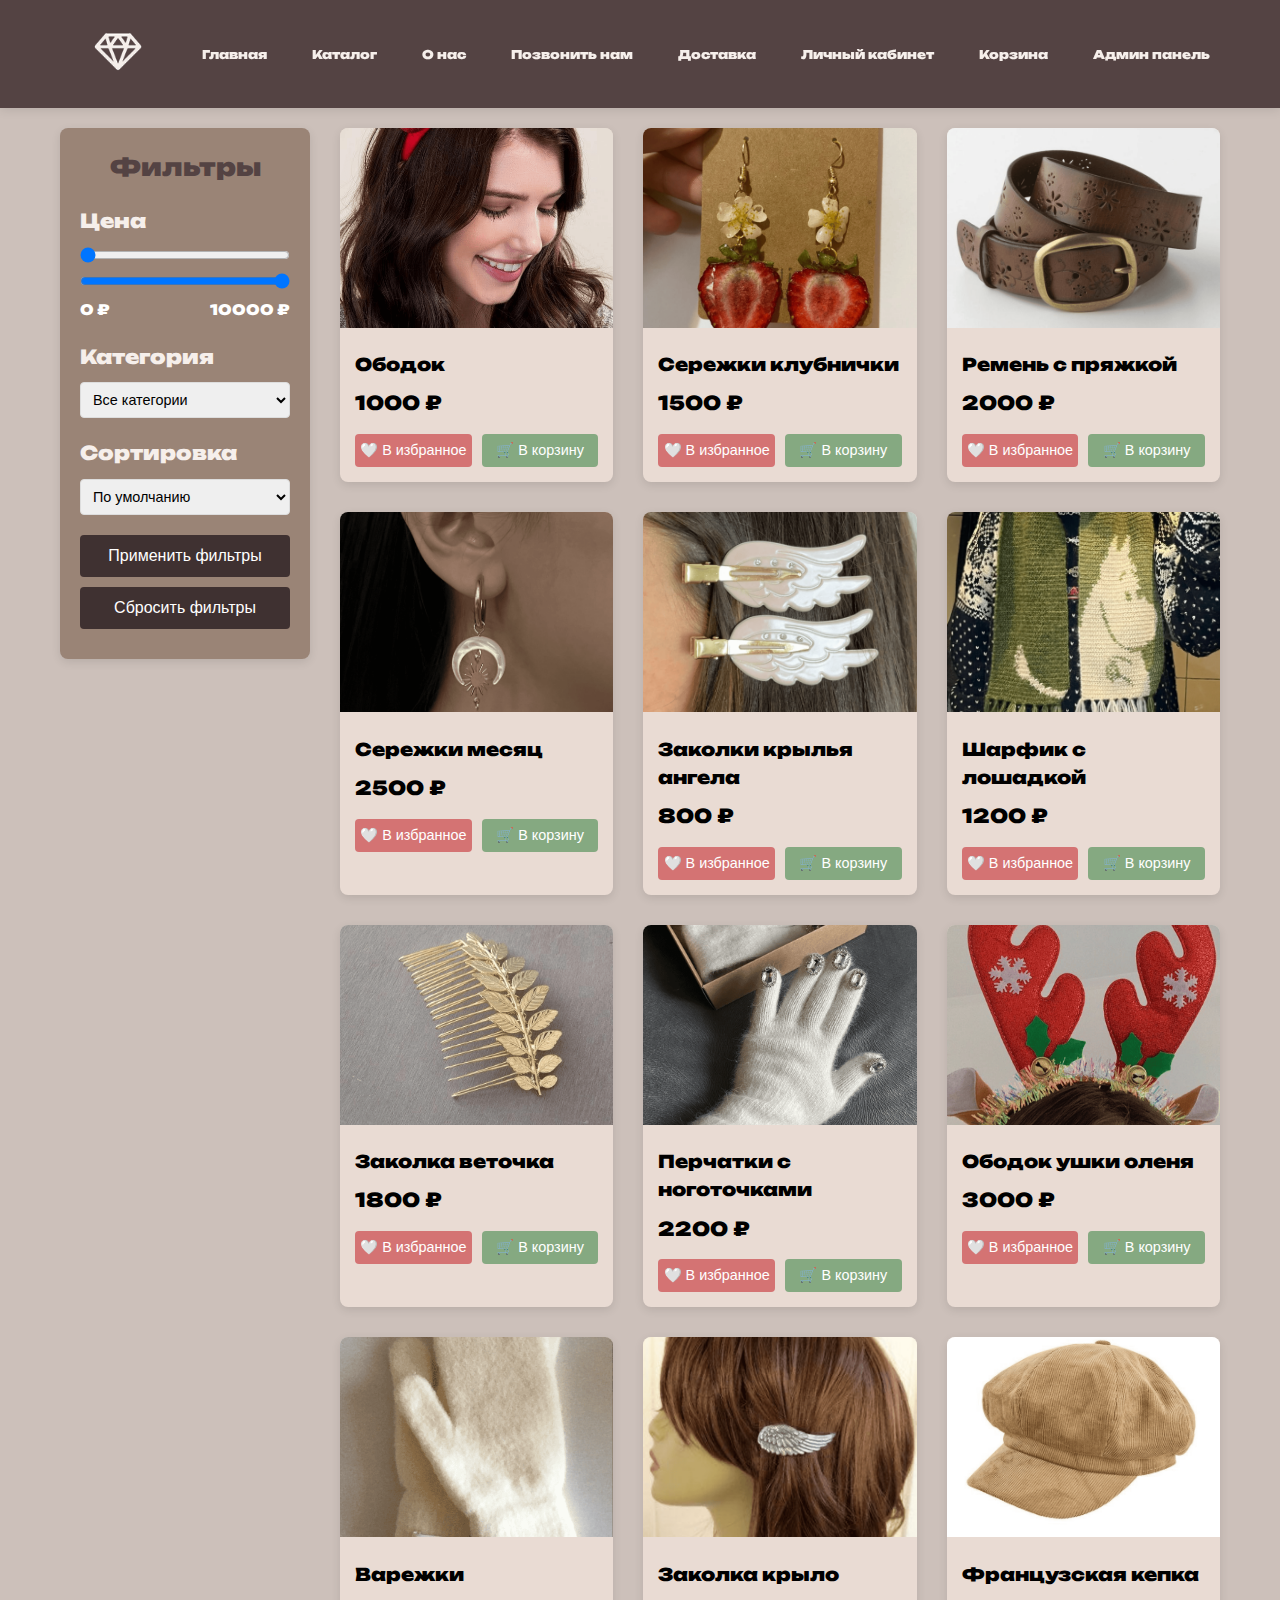
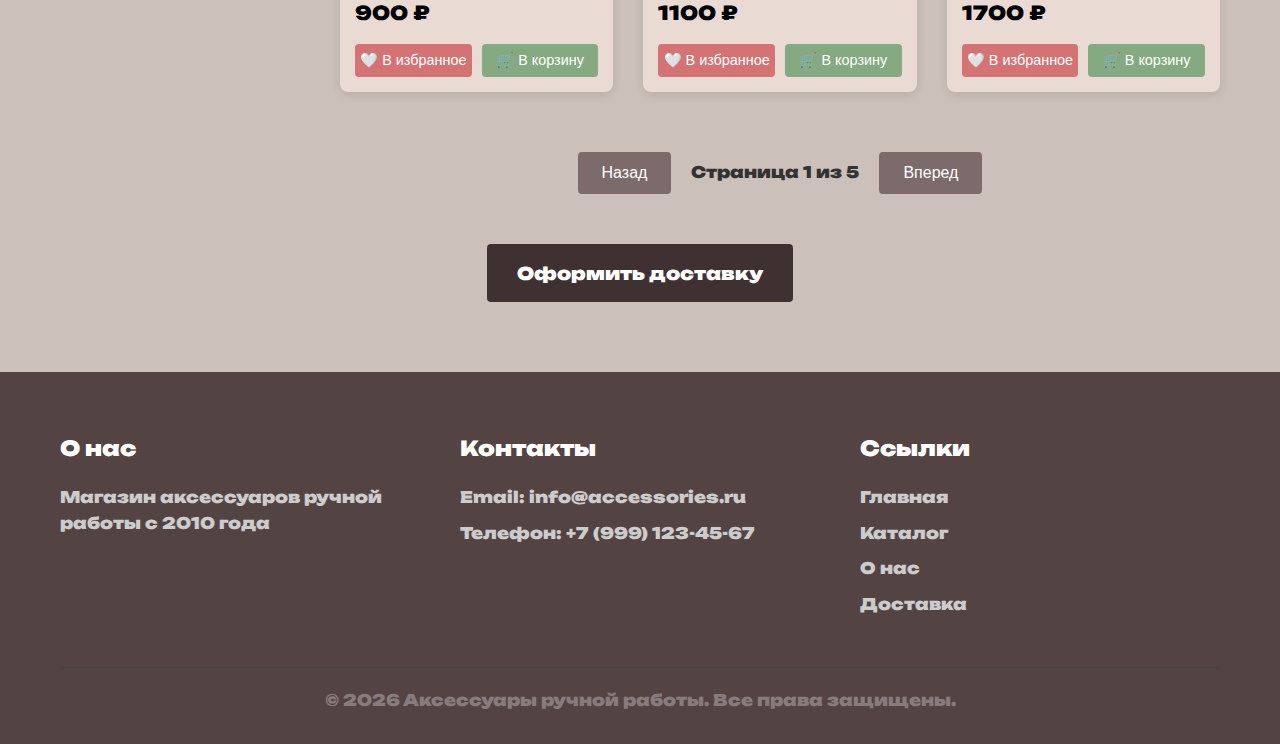
<file: Projects/akss-main/catalog.html>
<!DOCTYPE html>
<html lang="ru">
<head>
    <meta charset="UTF-8">
    <meta name="viewport" content="width=device-width, initial-scale=1.0">
    <title>Каталог - Аксессуары ручной работы</title>
    <link rel="stylesheet" href="css/style.css">
    <link rel="stylesheet" href="css/responsive.css">
    <link rel="stylesheet" href="https://cdnjs.cloudflare.com/ajax/libs/font-awesome/6.4.0/css/all.min.css">
</head>
<body>
    <!-- Хэдер (такой же как на главной) -->
    <header class="header">
        <div class="container">
            <div class="header-inner">
                <a href="index.html" class="logo">
                    <img src="images/logo.png" alt="Логотип">
                </a>
                
                <nav class="nav">
                    <ul class="nav-list">
                        <li><a href="index.html">Главная</a></li>
                        <li><a href="catalog.html">Каталог</a></li>
                        <li><a href="about.html">О нас</a></li>
                        <li><a href="call.html">Позвонить нам</a></li>
                        <li><a href="delivery.html">Доставка</a></li>
                        <li><a href="account.html">Личный кабинет</a></li>
                        <li><a href="cart.html">Корзина</a></li>
                        <li><a href="admin.html">Админ панель</a></li>
                    </ul>
                </nav>
                
                <div class="burger-menu">
                    <span></span>
                    <span></span>
                    <span></span>
                </div>
            </div>
        </div>
    </header>

    <div class="mobile-menu">
        <ul class="mobile-nav">
            <li><a href="index.html">Главная</a></li>
            <li><a href="catalog.html" class="active">Каталог</a></li>
            <li><a href="about.html">О нас</a></li>
            <li><a href="call.html">Позвонить нам</a></li>
            <li><a href="delivery.html">Доставка</a></li>
            <li><a href="account.html">Личный кабинет</a></li>
            <li><a href="cart.html">Корзина</a></li>
            <li><a href="admin.html">Админ панель</a></li>
        </ul>
    </div>

    <main class="main">
        <div class="container">            
            <div class="catalog-container">
                <!-- Фильтры -->
                <aside class="filters">
                    <h3>Фильтры</h3>
                    <div class="filter-group">
                        <h4>Цена</h4>
                        <div class="price-range">
                            <input type="range" id="price-min" min="0" max="10000" value="0">
                            <input type="range" id="price-max" min="0" max="10000" value="10000">
                            <div class="price-values">
                                <span id="min-price-value">0 ₽</span>
                                <span id="max-price-value">10000 ₽</span>
                            </div>
                        </div>
                    </div>
                    
                    <div class="filter-group">
                        <h4>Категория</h4>
                        <select id="category-filter">
                            <option value="all">Все категории</option>
                            <option value="premium">Для волос</option>
                            <option value="classic">Для одежды</option>
                            <option value="modern">Бижутерия</option>
                            <option value="exclusive">Прочее</option>
                        </select>
                    </div>
                    
                    <div class="filter-group">
                        <h4>Сортировка</h4>
                        <select id="sort-by">
                            <option value="default">По умолчанию</option>
                            <option value="price-asc">Цена: по возрастанию</option>
                            <option value="price-desc">Цена: по убыванию</option>
                            <option value="name-asc">Название: А-Я</option>
                            <option value="name-desc">Название: Я-А</option>
                        </select>
                    </div>
                    
                    <button id="apply-filters" class="btn">Применить фильтры</button>
                    <button id="reset-filters" class="btn btn-secondary">Сбросить фильтры</button>
                </aside>
                
                <!-- Сетка товаров -->
                <section class="products-section">
                    <div class="products-grid" id="products-container">
                        <!-- Товары будут загружены через JavaScript -->
                    </div>
                    
                    <div class="pagination">
                        <button id="prev-page" class="btn btn-secondary">Назад</button>
                        <span id="page-info">Страница 1 из 10</span>
                        <button id="next-page" class="btn btn-secondary">Вперед</button>
                    </div>
                </section>
            </div>
            
            <div class="delivery-link">
                <a href="delivery.html" class="btn btn-large">Оформить доставку</a>
            </div>
        </div>
    </main>

    <!-- Футер (такой же как на главной) -->
    <footer class="footer">
        <div class="container">
            <div class="footer-content">
                <div class="footer-section">
                    <h3>О нас</h3>
                    <p>Магазин аксессуаров ручной работы с 2010 года</p>
                </div>
                <div class="footer-section">
                    <h3>Контакты</h3>
                    <p>Email: info@accessories.ru</p>
                    <p>Телефон: +7 (999) 123-45-67</p>
                </div>
                <div class="footer-section">
                    <h3>Ссылки</h3>
                    <ul class="footer-links">
                        <li><a href="index.html">Главная</a></li>
                        <li><a href="catalog.html">Каталог</a></li>
                        <li><a href="about.html">О нас</a></li>
                        <li><a href="delivery.html">Доставка</a></li>
                    </ul>
                </div>
            </div>
            <div class="footer-bottom">
                <p>&copy; 2026 Аксессуары ручной работы. Все права защищены.</p>
            </div>
        </div>
    </footer>

    <script src="js/main.js"></script>
    <script src="js/catalog.js"></script>
</body>
</html>
</file>
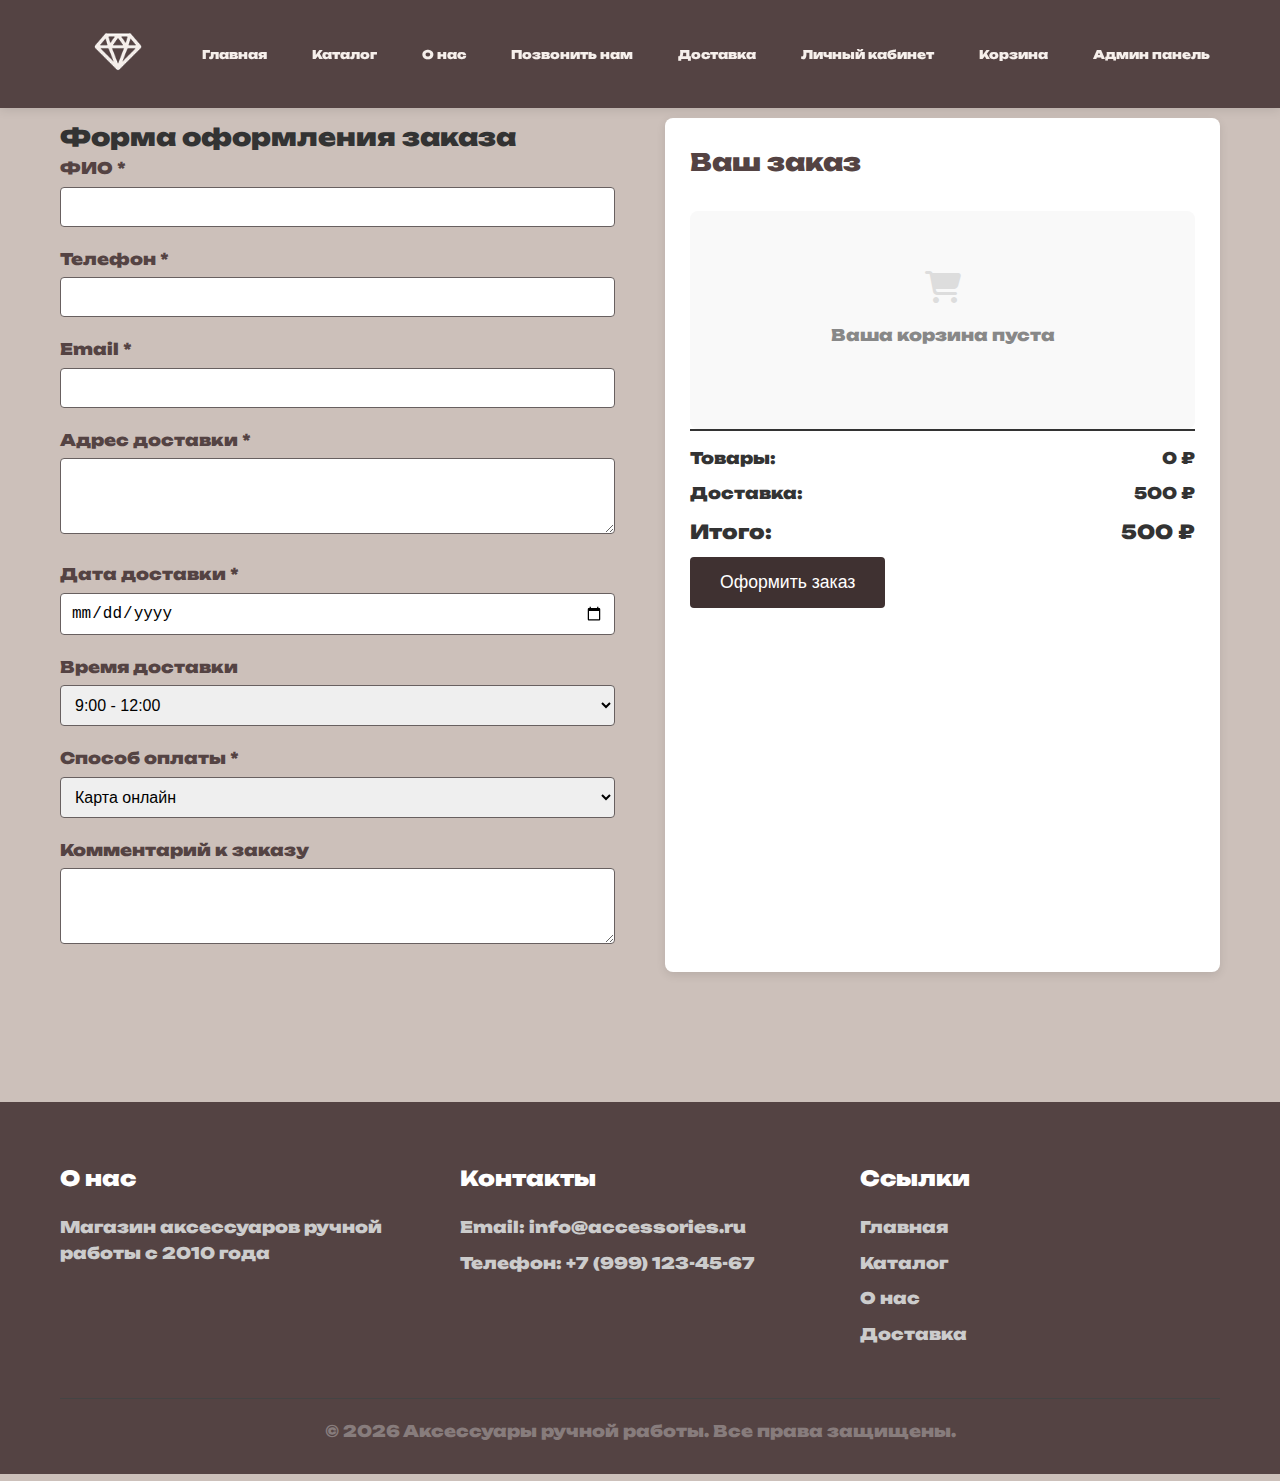
<file: Projects/akss-main/delivery.html>
<!DOCTYPE html>
<html lang="ru">
<head>
    <meta charset="UTF-8">
    <meta name="viewport" content="width=device-width, initial-scale=1.0">
    <title>Доставка - Аксессуары ручной работы</title>
    <link rel="stylesheet" href="css/style.css">
    <link rel="stylesheet" href="css/responsive.css">
    <link rel="stylesheet" href="https://cdnjs.cloudflare.com/ajax/libs/font-awesome/6.4.0/css/all.min.css">
</head>
<body>
    <header class="header">
        <div class="container">
            <div class="header-inner">
                <a href="index.html" class="logo">
                    <img src="images/logo.png" alt="Логотип">
                </a>
                
                <nav class="nav">
                    <ul class="nav-list">
                        <li><a href="index.html">Главная</a></li>
                        <li><a href="catalog.html">Каталог</a></li>
                        <li><a href="about.html">О нас</a></li>
                        <li><a href="call.html">Позвонить нам</a></li>
                        <li><a href="delivery.html">Доставка</a></li>
                        <li><a href="account.html">Личный кабинет</a></li>
                        <li><a href="cart.html">Корзина</a></li>
                        <li><a href="admin.html">Админ панель</a></li>
                    </ul>
                </nav>
                
                <div class="burger-menu">
                    <span></span>
                    <span></span>
                    <span></span>
                </div>
            </div>
        </div>
    </header>

    <div class="mobile-menu">
        <ul class="mobile-nav">
            <li><a href="index.html">Главная</a></li>
            <li><a href="catalog.html">Каталог</a></li>
            <li><a href="about.html">О нас</a></li>
            <li><a href="call.html">Позвонить нам</a></li>
            <li><a href="delivery.html" class="active">Доставка</a></li>
            <li><a href="account.html">Личный кабинет</a></li>
            <li><a href="cart.html">Корзина</a></li>
            <li><a href="admin.html">Админ панель</a></li>
        </ul>
    </div>

    <main class="main">
        <div class="container">            
            <div class="delivery-container">
                <div class="delivery-form">
                    <h2>Форма оформления заказа</h2>
                    <form id="order-form">
                        <div class="form-group">
                            <label for="delivery-name">ФИО *</label>
                            <input type="text" id="delivery-name" required>
                        </div>
                        
                        <div class="form-group">
                            <label for="delivery-phone">Телефон *</label>
                            <input type="tel" id="delivery-phone" required>
                        </div>
                        
                        <div class="form-group">
                            <label for="delivery-email">Email *</label>
                            <input type="email" id="delivery-email" required>
                        </div>
                        
                        <div class="form-group">
                            <label for="delivery-address">Адрес доставки *</label>
                            <textarea id="delivery-address" rows="3" required></textarea>
                        </div>
                        
                        <div class="form-group">
                            <label for="delivery-date">Дата доставки *</label>
                            <input type="date" id="delivery-date" required>
                        </div>
                        
                        <div class="form-group">
                            <label for="delivery-time">Время доставки</label>
                            <select id="delivery-time">
                                <option value="9-12">9:00 - 12:00</option>
                                <option value="12-15">12:00 - 15:00</option>
                                <option value="15-18">15:00 - 18:00</option>
                                <option value="18-21">18:00 - 21:00</option>
                            </select>
                        </div>
                        
                        <div class="form-group">
                            <label for="payment-method">Способ оплаты *</label>
                            <select id="payment-method" required>
                                <option value="card">Карта онлайн</option>
                                <option value="cash">Наличными при получении</option>
                                <option value="transfer">Банковский перевод</option>
                            </select>
                        </div>
                        
                        <div class="form-group">
                            <label for="comments">Комментарий к заказу</label>
                            <textarea id="comments" rows="3"></textarea>
                        </div>
                    </form>
                </div>
                
                <div class="order-summary">
                    <h2>Ваш заказ</h2>
                    <div id="order-items">
                        <!-- Товары из корзины будут загружены через JavaScript -->
                    </div>
                    
                    <div id="empty-order" class="empty-message" style="display: none;">
                        <i class="fas fa-shopping-cart fa-2x"></i>
                        <p>Ваша корзина пуста</p>
                    </div>
                    
                    <div class="order-total">
                        <div class="total-row">
                            <span>Товары:</span>
                            <span id="subtotal">0 ₽</span>
                        </div>
                        <div class="total-row">
                            <span>Доставка:</span>
                            <span id="delivery-cost">500 ₽</span>
                        </div>
                        <div class="total-row total">
                            <span>Итого:</span>
                            <span id="total-cost">500 ₽</span>
                        </div>
                    </div>
                    
                    <button id="place-order" class="btn btn-large">Оформить заказ</button>
                </div>
            </div>
            
            <div id="order-success" class="success-message" style="display: none;">
                <i class="fas fa-check-circle"></i>
                <p>Заказ успешно оформлен! Номер вашего заказа: <strong id="order-number"></strong></p>
            </div>
        </div>
    </main>

    <footer class="footer">
        <div class="container">
            <div class="footer-content">
                <div class="footer-section">
                    <h3>О нас</h3>
                    <p>Магазин аксессуаров ручной работы с 2010 года</p>
                </div>
                <div class="footer-section">
                    <h3>Контакты</h3>
                    <p>Email: info@accessories.ru</p>
                    <p>Телефон: +7 (999) 123-45-67</p>
                </div>
                <div class="footer-section">
                    <h3>Ссылки</h3>
                    <ul class="footer-links">
                        <li><a href="index.html">Главная</a></li>
                        <li><a href="catalog.html">Каталог</a></li>
                        <li><a href="about.html">О нас</a></li>
                        <li><a href="delivery.html">Доставка</a></li>
                    </ul>
                </div>
            </div>
            <div class="footer-bottom">
                <p>&copy; 2026 Аксессуары ручной работы. Все права защищены.</p>
            </div>
        </div>
    </footer>

    <script src="js/main.js"></script>
    <script>
        document.addEventListener('DOMContentLoaded', function() {
            // Загрузка товаров из корзины
            function loadOrderItems() {
                const orderItemsContainer = document.getElementById('order-items');
                const emptyOrderMessage = document.getElementById('empty-order');
                const subtotalElement = document.getElementById('subtotal');
                const totalCostElement = document.getElementById('total-cost');
                const placeOrderBtn = document.getElementById('place-order');
                
                const cart = JSON.parse(localStorage.getItem('cart') || '[]');
                
                if (cart.length === 0) {
                    orderItemsContainer.style.display = 'none';
                    emptyOrderMessage.style.display = 'block';
                    subtotalElement.textContent = '0 ₽';
                    totalCostElement.textContent = '500 ₽';
                    placeOrderBtn.disabled = true;
                    return;
                }
                
                orderItemsContainer.style.display = 'block';
                emptyOrderMessage.style.display = 'none';
                orderItemsContainer.innerHTML = '';
                
                let subtotal = 0;
                
                cart.forEach(item => {
                    const itemTotal = item.price * item.quantity;
                    subtotal += itemTotal;
                    
                    const itemElement = document.createElement('div');
                    itemElement.className = 'order-item';
                    itemElement.innerHTML = `
                        <span>${item.name} × ${item.quantity}</span>
                        <span>${itemTotal} ₽</span>
                    `;
                    orderItemsContainer.appendChild(itemElement);
                });
                
                const deliveryCost = 500;
                const total = subtotal + deliveryCost;
                
                subtotalElement.textContent = subtotal + ' ₽';
                totalCostElement.textContent = total + ' ₽';
                placeOrderBtn.disabled = false;
            }
            
            // Оформление заказа
            document.getElementById('place-order').addEventListener('click', function() {
                const cart = JSON.parse(localStorage.getItem('cart') || '[]');
                
                if (cart.length === 0) {
                    alert('Корзина пуста!');
                    return;
                }
                
                // Проверяем заполнение обязательных полей
                const requiredFields = ['delivery-name', 'delivery-phone', 'delivery-email', 'delivery-address', 'delivery-date'];
                let isValid = true;
                
                requiredFields.forEach(fieldId => {
                    const field = document.getElementById(fieldId);
                    if (!field.value.trim()) {
                        field.style.borderColor = 'red';
                        isValid = false;
                    } else {
                        field.style.borderColor = '#ddd';
                    }
                });
                
                if (!isValid) {
                    alert('Пожалуйста, заполните все обязательные поля (отмечены *)');
                    return;
                }
                
                // Создаем заказ
                const order = {
                    id: Date.now(),
                    date: new Date().toLocaleString('ru-RU'),
                    customer: {
                        name: document.getElementById('delivery-name').value,
                        phone: document.getElementById('delivery-phone').value,
                        email: document.getElementById('delivery-email').value,
                        address: document.getElementById('delivery-address').value,
                        deliveryDate: document.getElementById('delivery-date').value,
                        deliveryTime: document.getElementById('delivery-time').value,
                        paymentMethod: document.getElementById('payment-method').value,
                        comments: document.getElementById('comments').value
                    },
                    items: [...cart],
                    subtotal: calculateSubtotal(),
                    delivery: 500,
                    total: calculateSubtotal() + 500,
                    status: 'pending'
                };
                
                // Сохраняем заказ в историю
                let orders = JSON.parse(localStorage.getItem('orders') || '[]');
                orders.push(order);
                localStorage.setItem('orders', JSON.stringify(orders));
                
                // Очищаем корзину
                localStorage.removeItem('cart');
                
                // Показываем сообщение об успехе
                document.getElementById('order-number').textContent = '#' + order.id;
                document.getElementById('order-success').style.display = 'flex';
                
                // Очищаем форму
                document.getElementById('order-form').reset();
                
                // Обновляем отображение заказа
                loadOrderItems();
                
                // Скрываем сообщение через 5 секунд
                setTimeout(() => {
                    document.getElementById('order-success').style.display = 'none';
                }, 5000);
            });
            
            function calculateSubtotal() {
                const cart = JSON.parse(localStorage.getItem('cart') || '[]');
                return cart.reduce((total, item) => total + (item.price * item.quantity), 0);
            }
            
            // Устанавливаем минимальную дату доставки (завтра)
            const tomorrow = new Date();
            tomorrow.setDate(tomorrow.getDate() + 1);
            const minDate = tomorrow.toISOString().split('T')[0];
            document.getElementById('delivery-date').min = minDate;
            
            // Загружаем данные пользователя если есть
            const userData = JSON.parse(localStorage.getItem('user') || '{}');
            if (userData.name) {
                document.getElementById('delivery-name').value = userData.name;
                document.getElementById('delivery-email').value = userData.email;
                document.getElementById('delivery-phone').value = userData.phone || '';
                document.getElementById('delivery-address').value = userData.address || '';
            }
            
            // Загружаем корзину при загрузке страницы
            loadOrderItems();
        });
    </script>
</body>
</html>
</file>
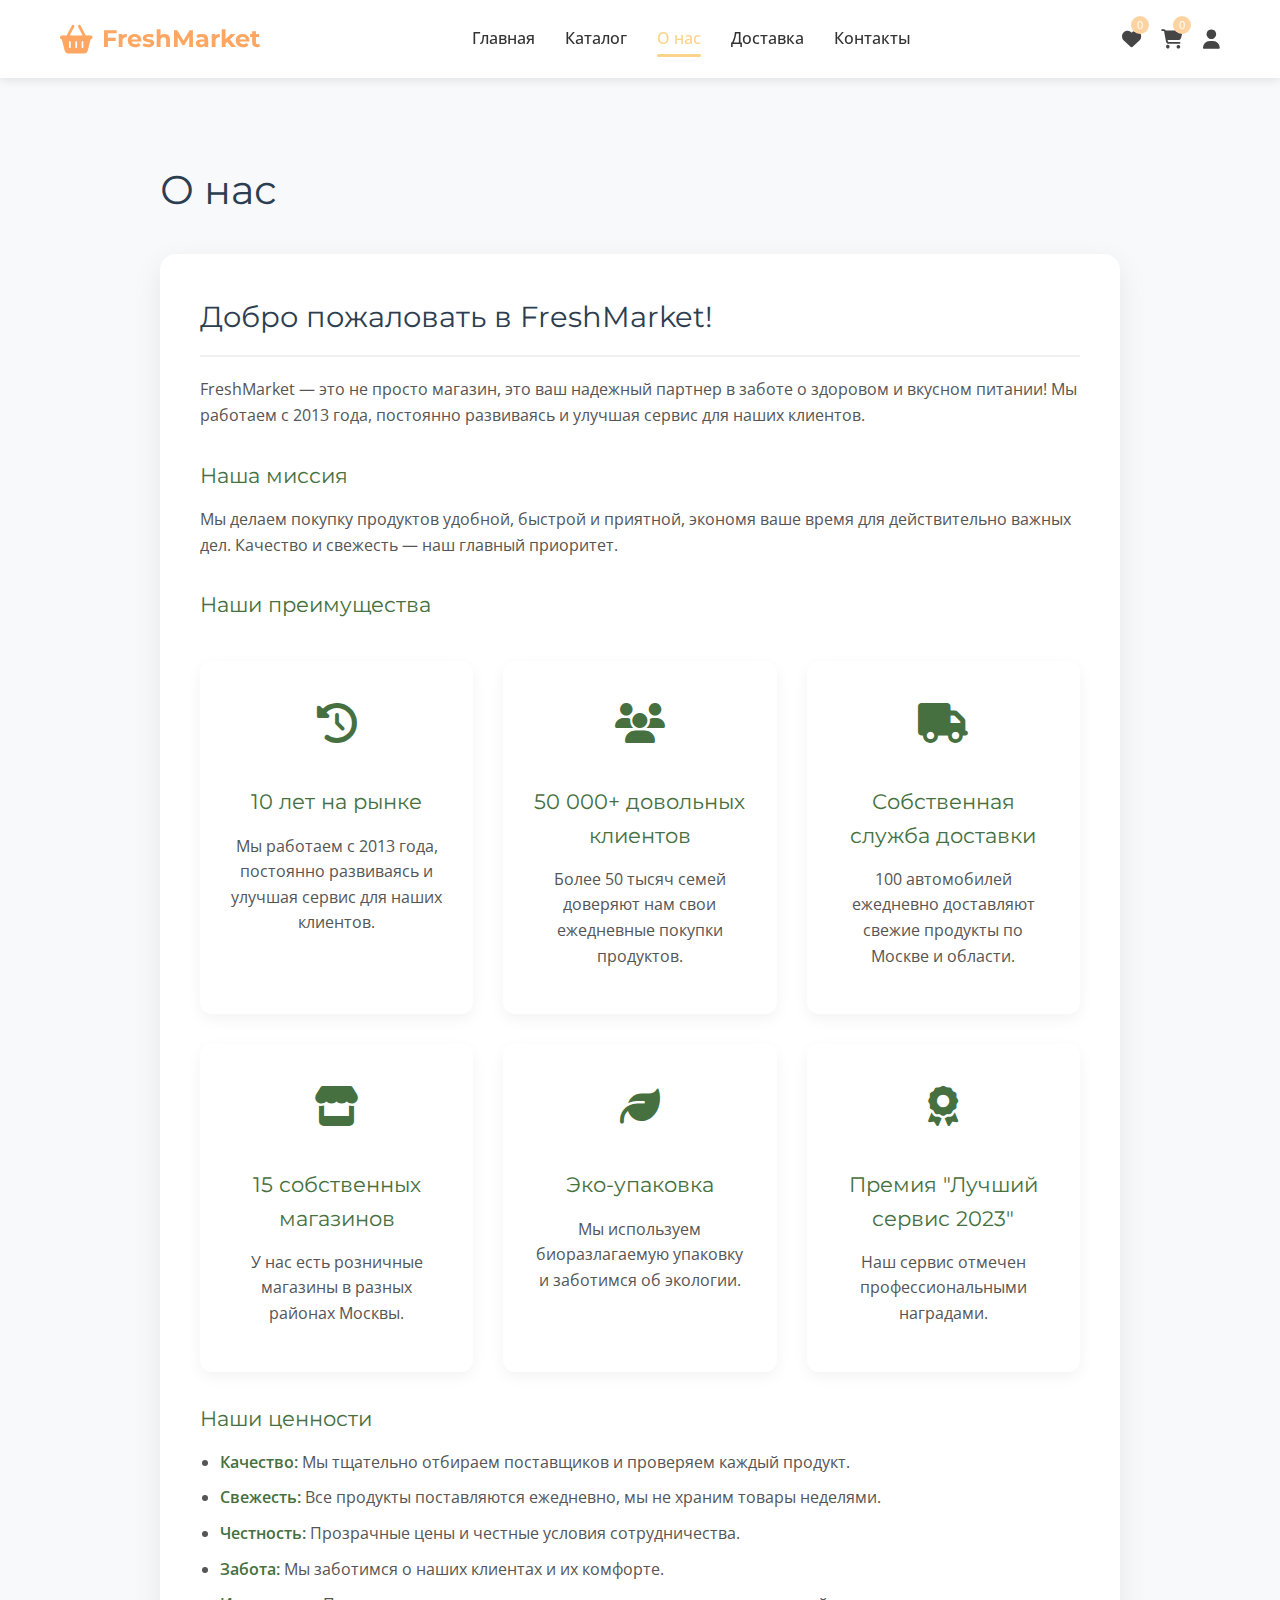
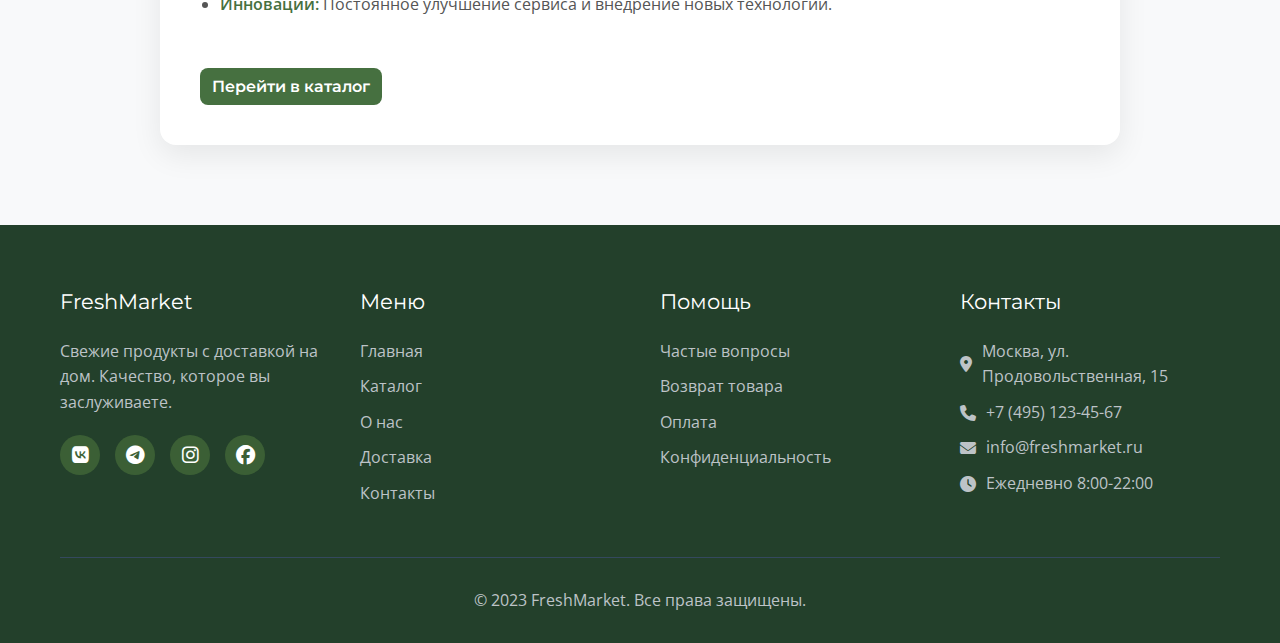
<file: Projects/eat-main/about.html>
<!DOCTYPE html>
<html lang="ru">
<head>
    <meta charset="UTF-8">
    <meta name="viewport" content="width=device-width, initial-scale=1.0">
    <title>О нас - FreshMarket</title>
    <link rel="stylesheet" href="style.css">
    <link rel="stylesheet" href="https://cdnjs.cloudflare.com/ajax/libs/font-awesome/6.4.0/css/all.min.css">
    <link href="https://fonts.googleapis.com/css2?family=Montserrat:wght@400;500;600;700&family=Open+Sans:wght@400;600&display=swap" rel="stylesheet">
</head>
<body>
    <header class="header">
        <div class="container">
            <div class="header-inner">
                <a href="index.html" class="logo">
                    <i class="fas fa-shopping-basket"></i>
                    <span>FreshMarket</span>
                </a>
                <nav class="nav">
                    <a href="index.html" class="nav-link">Главная</a>
                    <a href="catalog.html" class="nav-link">Каталог</a>
                    <a href="about.html" class="nav-link active">О нас</a>
                    <a href="delivery.html" class="nav-link">Доставка</a>
                    <a href="index.html#contacts-section" class="nav-link">Контакты</a>
                </nav>
                <div class="header-actions">
                    <a href="account.html#favorites" class="icon-link1">
                        <i class="fas fa-heart"></i>
                        <span class="badge" id="fav-count">0</span>
                    </a>
                    <a href="account.html#cart" class="icon-link2">
                        <i class="fas fa-shopping-cart"></i>
                        <span class="badge" id="cart-count">0</span>
                    </a>
                    <a href="account.html" class="icon-link">
                        <i class="fas fa-user"></i>
                    </a>
                </div>
                <button class="menu-toggle">
                    <i class="fas fa-bars"></i>
                </button>
            </div>
        </div>
    </header>

    <!-- Страница "О нас" -->
    <section class="about-page">
        <div class="container">
            <h1 class="page-title">О нас</h1>
            
            <div class="page-content">
                <h2>Добро пожаловать в FreshMarket!</h2>
                
                <p>FreshMarket — это не просто магазин, это ваш надежный партнер в заботе о здоровом и вкусном питании! Мы работаем с 2013 года, постоянно развиваясь и улучшая сервис для наших клиентов.</p>
                
                <h3>Наша миссия</h3>
                <p>Мы делаем покупку продуктов удобной, быстрой и приятной, экономя ваше время для действительно важных дел. Качество и свежесть — наш главный приоритет.</p>
                
                <h3>Наши преимущества</h3>
                <div class="features-grid">
                    <div class="feature-card">
                        <div class="feature-icon">
                            <i class="fas fa-history"></i>
                        </div>
                        <h3>10 лет на рынке</h3>
                        <p>Мы работаем с 2013 года, постоянно развиваясь и улучшая сервис для наших клиентов.</p>
                    </div>
                    <div class="feature-card">
                        <div class="feature-icon">
                            <i class="fas fa-users"></i>
                        </div>
                        <h3>50 000+ довольных клиентов</h3>
                        <p>Более 50 тысяч семей доверяют нам свои ежедневные покупки продуктов.</p>
                    </div>
                    <div class="feature-card">
                        <div class="feature-icon">
                            <i class="fas fa-truck"></i>
                        </div>
                        <h3>Собственная служба доставки</h3>
                        <p>100 автомобилей ежедневно доставляют свежие продукты по Москве и области.</p>
                    </div>
                    <div class="feature-card">
                        <div class="feature-icon">
                            <i class="fas fa-store"></i>
                        </div>
                        <h3>15 собственных магазинов</h3>
                        <p>У нас есть розничные магазины в разных районах Москвы.</p>
                    </div>
                    <div class="feature-card">
                        <div class="feature-icon">
                            <i class="fas fa-leaf"></i>
                        </div>
                        <h3>Эко-упаковка</h3>
                        <p>Мы используем биоразлагаемую упаковку и заботимся об экологии.</p>
                    </div>
                    <div class="feature-card">
                        <div class="feature-icon">
                            <i class="fas fa-award"></i>
                        </div>
                        <h3>Премия "Лучший сервис 2023"</h3>
                        <p>Наш сервис отмечен профессиональными наградами.</p>
                    </div>
                </div>
                
                <h3>Наши ценности</h3>
                <ul>
                    <li><span class="highlight">Качество:</span> Мы тщательно отбираем поставщиков и проверяем каждый продукт.</li>
                    <li><span class="highlight">Свежесть:</span> Все продукты поставляются ежедневно, мы не храним товары неделями.</li>
                    <li><span class="highlight">Честность:</span> Прозрачные цены и честные условия сотрудничества.</li>
                    <li><span class="highlight">Забота:</span> Мы заботимся о наших клиентах и их комфорте.</li>
                    <li><span class="highlight">Инновации:</span> Постоянное улучшение сервиса и внедрение новых технологий.</li>
                </ul>
                
                <a href="catalog.html" class="btn btn-primary">Перейти в каталог</a>
            </div>
        </div>
    </section>

    <!-- Подвал -->
    <footer class="footer">
        <div class="container">
            <div class="footer-grid">
                <div class="footer-col">
                    <h3>FreshMarket</h3>
                    <p>Свежие продукты с доставкой на дом. Качество, которое вы заслуживаете.</p>
                    <div class="social-links">
                        <a href="#"><i class="fab fa-vk"></i></a>
                        <a href="#"><i class="fab fa-telegram"></i></a>
                        <a href="#"><i class="fab fa-instagram"></i></a>
                        <a href="#"><i class="fab fa-facebook"></i></a>
                    </div>
                </div>
                <div class="footer-col">
                    <h3>Меню</h3>
                    <a href="index.html">Главная</a>
                    <a href="catalog.html">Каталог</a>
                    <a href="about.html">О нас</a>
                    <a href="delivery.html">Доставка</a>
                    <a href="index.html#contacts-section">Контакты</a>
                </div>
                <div class="footer-col">
                    <h3>Помощь</h3>
                    <a href="#">Частые вопросы</a>
                    <a href="#">Возврат товара</a>
                    <a href="#">Оплата</a>
                    <a href="#">Конфиденциальность</a>
                </div>
                <div class="footer-col">
                    <h3>Контакты</h3>
                    <p><i class="fas fa-map-marker-alt"></i> Москва, ул. Продовольственная, 15</p>
                    <p><i class="fas fa-phone"></i> +7 (495) 123-45-67</p>
                    <p><i class="fas fa-envelope"></i> info@freshmarket.ru</p>
                    <p><i class="fas fa-clock"></i> Ежедневно 8:00-22:00</p>
                </div>
            </div>
            <div class="footer-bottom">
                <p>&copy; 2023 FreshMarket. Все права защищены.</p>
            </div>
        </div>
    </footer>

    <script src="data.js"></script>
    <script src="main.js"></script>
    <script>
        document.addEventListener('DOMContentLoaded', function() {
            document.querySelector('.menu-toggle').addEventListener('click', function() {
                document.querySelector('.nav').classList.toggle('active');
            });
        });
    </script>
</body>
</html>
</file>
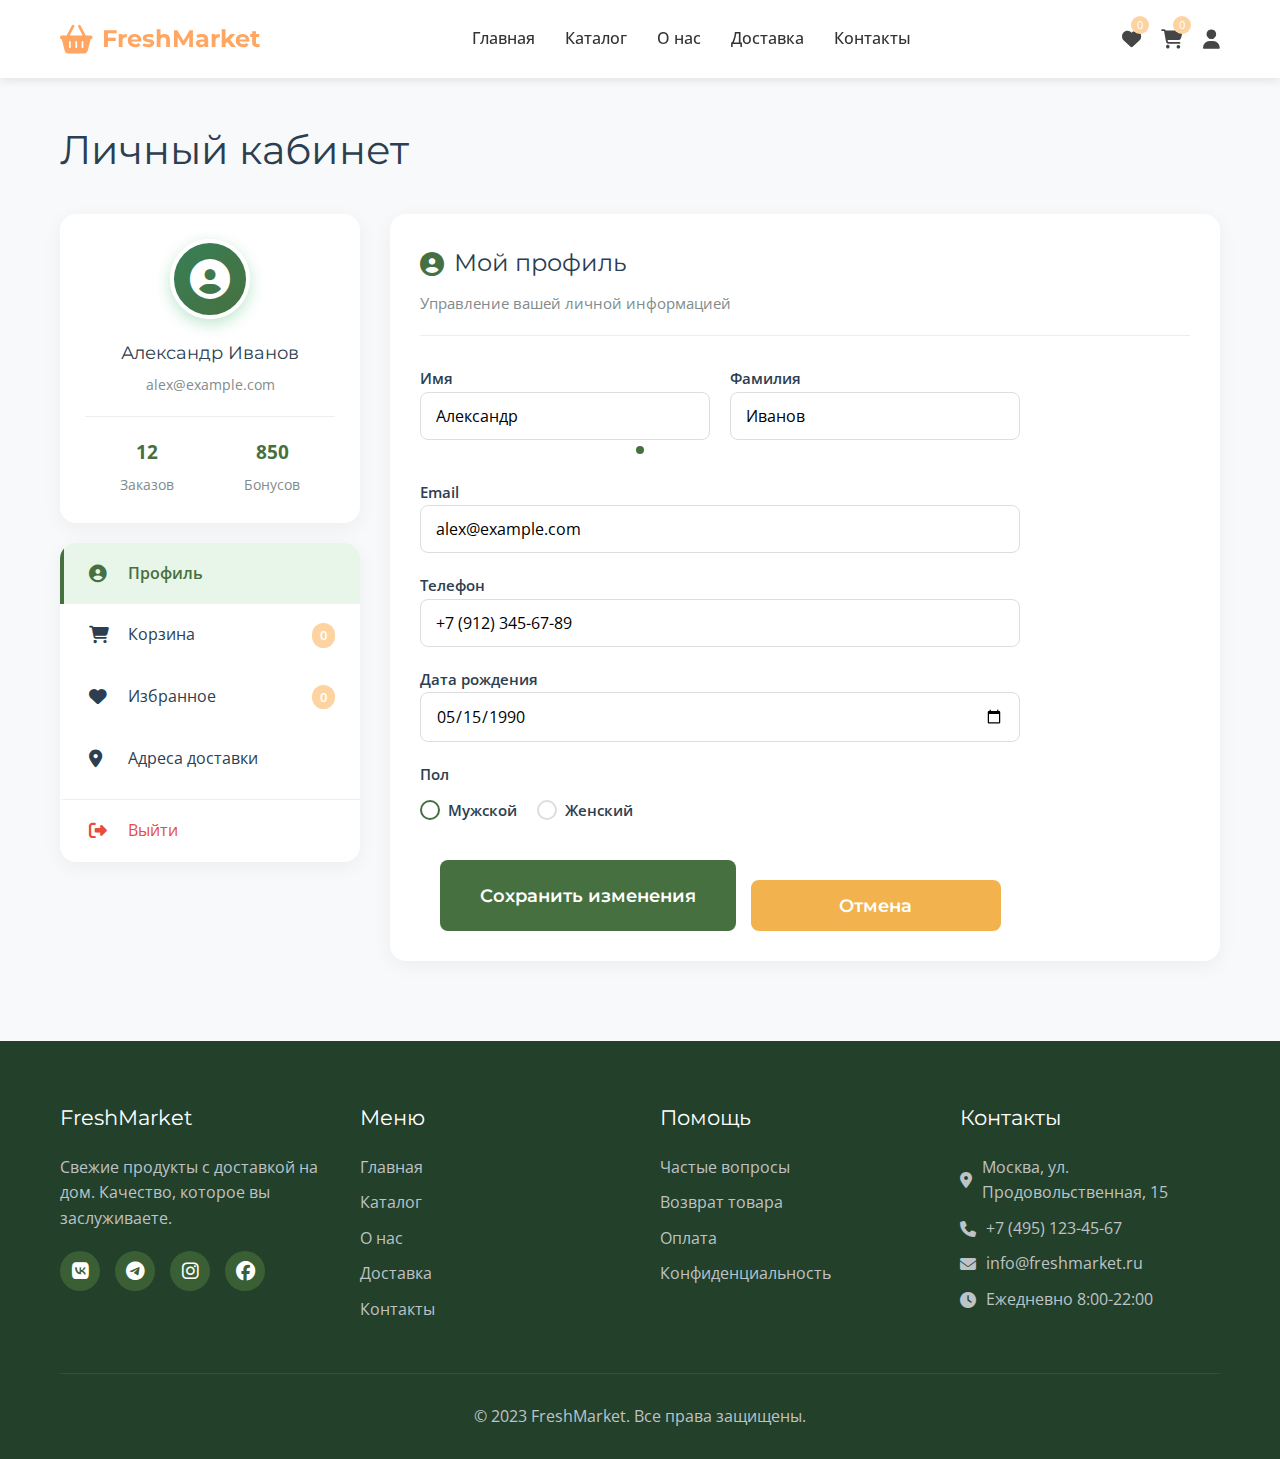
<file: Projects/eat-main/account.html>
<!DOCTYPE html>
<html lang="ru">
<head>
    <meta charset="UTF-8">
    <meta name="viewport" content="width=device-width, initial-scale=1.0">
    <title>Личный кабинет - FreshMarket</title>
    <link rel="stylesheet" href="style.css">
    <link rel="stylesheet" href="https://cdnjs.cloudflare.com/ajax/libs/font-awesome/6.4.0/css/all.min.css">
    <link href="https://fonts.googleapis.com/css2?family=Montserrat:wght@400;500;600;700&family=Open+Sans:wght@400;600&display=swap" rel="stylesheet">
</head>
<body>
    <header class="header">
        <div class="container">
            <div class="header-inner">
                <a href="index.html" class="logo">
                    <i class="fas fa-shopping-basket"></i>
                    <span>FreshMarket</span>
                </a>
                <nav class="nav">
                    <a href="index.html" class="nav-link">Главная</a>
                    <a href="catalog.html" class="nav-link">Каталог</a>
                    <a href="about.html" class="nav-link">О нас</a>
                    <a href="delivery.html" class="nav-link">Доставка</a>
                    <a href="contacts.html" class="nav-link">Контакты</a>
                </nav>
                <div class="header-actions">
                    <a href="#favorites" class="icon-link1">
                        <i class="fas fa-heart"></i>
                        <span class="badge">0</span>
                    </a>
                    <a href="#cart" class="icon-link2">
                        <i class="fas fa-shopping-cart"></i>
                        <span class="badge">0</span>
                    </a>
                    <a href="#account" class="icon-link active">
                        <i class="fas fa-user"></i>
                    </a>
                </div>
                <button class="menu-toggle">
                    <i class="fas fa-bars"></i>
                </button>
            </div>
        </div>
    </header>

    <!-- Личный кабинет -->
    <section class="account">
        <div class="container">
            <h1 class="page-title">Личный кабинет</h1>
            
            <div class="account-layout">
                <!-- Левая панель - навигация -->
                <div class="account-sidebar">
                    <div class="user-profile-card">
                        <div class="user-avatar">
                            <i class="fas fa-user-circle"></i>
                        </div>
                        <div class="user-info">
                            <h3 class="user-name">Александр Иванов</h3>
                            <p class="user-email">alex@example.com</p>
                            <div class="user-stats">
                                <div class="stat-item">
                                    <span class="stat-value">12</span>
                                    <span class="stat-label">Заказов</span>
                                </div>
                                <div class="stat-item">
                                    <span class="stat-value">850</span>
                                    <span class="stat-label">Бонусов</span>
                                </div>
                            </div>
                        </div>
                    </div>
                    
                    <nav class="account-menu">
                        <a href="#account" class="account-menu-item active">
                            <i class="fas fa-user-circle"></i>
                            <span>Профиль</span>
                        </a>
                        <a href="#cart" class="account-menu-item">
                            <i class="fas fa-shopping-cart"></i>
                            <span>Корзина</span>
                            <span class="menu-badge" id="cart-count-menu">0</span>
                        </a>
                        <a href="#favorites" class="account-menu-item">
                            <i class="fas fa-heart"></i>
                            <span>Избранное</span>
                            <span class="menu-badge" id="favorites-count">0</span>
                        </a>
                        <a href="#addresses" class="account-menu-item">
                            <i class="fas fa-map-marker-alt"></i>
                            <span>Адреса доставки</span>
                        </a>
                        <a href="#" class="account-menu-item logout">
                            <i class="fas fa-sign-out-alt"></i>
                            <span>Выйти</span>
                        </a>
                    </nav>
                </div>
                
                <!-- Правая панель - контент -->
                <div class="account-content">
                    
                    <!-- Профиль -->
                    <div id="account" class="account-section active">
                        <div class="section-header">
                            <h2><i class="fas fa-user-circle"></i> Мой профиль</h2>
                            <p>Управление вашей личной информацией</p>
                        </div>
                        
                        <div class="profile-edit">
                            <form id="profile-form" class="profile-form">
                                <div class="form-row">
                                    <div class="form-group">
                                        <label for="name">Имя</label>
                                        <input type="text" id="name" value="Александр" placeholder="Ваше имя">
                                    </div>
                                    <div class="form-group">
                                        <label for="lastname">Фамилия</label>
                                        <input type="text" id="lastname" value="Иванов" placeholder="Ваша фамилия">
                                    </div>
                                </div>
                                
                                <div class="form-group">
                                    <label for="email">Email</label>
                                    <input type="email" id="email" value="alex@example.com" placeholder="Ваш email">
                                </div>
                                
                                <div class="form-group">
                                    <label for="phone">Телефон</label>
                                    <input type="tel" id="phone" value="+7 (912) 345-67-89" placeholder="Ваш телефон">
                                </div>
                                
                                <div class="form-group">
                                    <label for="birthdate">Дата рождения</label>
                                    <input type="date" id="birthdate" value="1990-05-15">
                                </div>
                                
                                <div class="form-group">
                                    <label>Пол</label>
                                    <div class="radio-group">
                                        <label class="radio-label">
                                            <input type="radio" name="gender" value="male" checked>
                                            <span class="radio-custom"></span>
                                            Мужской
                                        </label>
                                        <label class="radio-label">
                                            <input type="radio" name="gender" value="female">
                                            <span class="radio-custom"></span>
                                            Женский
                                        </label>
                                    </div>
                                </div>
                                
                                <div class="form-actions">
                                    <button type="submit" class="btn btn-primary">Сохранить изменения</button>
                                    <button type="button" class="btn btn-secondary">Отмена</button>
                                </div>
                            </form>
                        </div>
                    </div>
                    
                    <!-- Корзина -->
                    <div id="cart" class="account-section">
                        <div class="section-header">
                            <h2><i class="fas fa-shopping-cart"></i> Корзина</h2>
                            <p>Товары, которые вы выбрали для покупки</p>
                        </div>
                        
                        <div id="cart-items" class="cart-items">
                            <div class="empty-state" id="cart-empty">
                                <i class="fas fa-shopping-cart"></i>
                                <h3>Корзина пуста</h3>
                                <p>Добавьте товары из каталога, чтобы оформить заказ</p>
                                <a href="catalog.html" class="btn btn-primary">Перейти в каталог</a>
                            </div>
                        </div>
                        
                        <div class="cart-summary">
                            <div class="summary-header">Итог заказа</div>
                            <div class="summary-row">
                                <span>Товары</span>
                                <span id="cart-subtotal">0 руб.</span>
                            </div>
                            <div class="summary-row">
                                <span>Доставка</span>
                                <span id="cart-delivery">0 руб.</span>
                            </div>
                            <div class="summary-row total">
                                <span>Итого к оплате</span>
                                <span id="cart-total">0 руб.</span>
                            </div>
                            <button id="checkout-btn" class="btn btn-primary btn-large" disabled>
                                <i class="fas fa-credit-card"></i> Оформить заказ
                            </button>
                        </div>
                    </div>
                    
                    <!-- Избранное -->
                    <div id="favorites" class="account-section">
                        <div class="section-header">
                            <h2><i class="fas fa-heart"></i> Избранное</h2>
                            <p>Товары, которые вам понравились</p>
                        </div>
                        
                        <div id="favorites-items" class="favorites-grid">
                            <div class="empty-state" id="favorites-empty">
                                <i class="fas fa-heart"></i>
                                <h3>В избранном пока нет товаров</h3>
                                <p>Добавляйте товары в избранное, чтобы вернуться к ним позже</p>
                                <a href="catalog.html" class="btn btn-primary">Перейти в каталог</a>
                            </div>
                        </div>
                    </div>
                    
                    <!-- Мои заказы -->
                    <div id="orders" class="account-section">
                        <div class="section-header">
                            <h2><i class="fas fa-clipboard-list"></i> Мои заказы</h2>
                            <p>История ваших покупок</p>
                        </div>
                        
                        <div class="orders-filter">
                            <button class="filter-btn active">Все заказы</button>
                            <button class="filter-btn">Доставленные</button>
                            <button class="filter-btn">В обработке</button>
                            <button class="filter-btn">Отмененные</button>
                        </div>
                        
                        <div class="orders-list">
                            <div class="order-card">
                                <div class="order-header">
                                    <div class="order-id">
                                        <strong>Заказ #12345</strong>
                                        <span class="order-date">15 октября 2023</span>
                                    </div>
                                    <span class="order-status status-delivered">Доставлен</span>
                                </div>
                                <div class="order-products">
                                    <div class="order-product">
                                        <div class="product-info">
                                            <span class="product-name">Яблоки Голден, 1 кг</span>
                                            <span class="product-quantity">×1</span>
                                        </div>
                                        <span class="product-price">250 руб.</span>
                                    </div>
                                    <div class="order-product">
                                        <div class="product-info">
                                            <span class="product-name">Молоко Простоквашино, 1 л</span>
                                            <span class="product-quantity">×2</span>
                                        </div>
                                        <span class="product-price">190 руб.</span>
                                    </div>
                                    <div class="order-product">
                                        <div class="product-info">
                                            <span class="product-name">Хлеб Бородинский, 500 г</span>
                                            <span class="product-quantity">×1</span>
                                        </div>
                                        <span class="product-price">65 руб.</span>
                                    </div>
                                </div>
                                <div class="order-footer">
                                    <div class="order-total">
                                        <span>Итого:</span>
                                        <strong>505 руб.</strong>
                                    </div>
                                    <button class="btn btn-secondary">Повторить заказ</button>
                                </div>
                            </div>
                            
                            <div class="order-card">
                                <div class="order-header">
                                    <div class="order-id">
                                        <strong>Заказ #12344</strong>
                                        <span class="order-date">10 октября 2023</span>
                                    </div>
                                    <span class="order-status status-processing">В обработке</span>
                                </div>
                                <div class="order-products">
                                    <div class="order-product">
                                        <div class="product-info">
                                            <span class="product-name">Курица охлажденная, 1.5 кг</span>
                                            <span class="product-quantity">×1</span>
                                        </div>
                                        <span class="product-price">450 руб.</span>
                                    </div>
                                    <div class="order-product">
                                        <div class="product-info">
                                            <span class="product-name">Рис Японский, 1 кг</span>
                                            <span class="product-quantity">×2</span>
                                        </div>
                                        <span class="product-price">360 руб.</span>
                                    </div>
                                </div>
                                <div class="order-footer">
                                    <div class="order-total">
                                        <span>Итого:</span>
                                        <strong>810 руб.</strong>
                                    </div>
                                    <button class="btn btn-secondary">Отменить заказ</button>
                                </div>
                            </div>
                        </div>
                    </div>
                    
                    <!-- Адреса доставки -->
                    <!-- Раздел адресов в account.html -->
                    <div id="addresses" class="account-section">
                        <div class="section-header">
                            <h2><i class="fas fa-map-marker-alt"></i> Мои адреса</h2>
                            <p>Управление адресами доставки</p>
                        </div>
                        
                        <!-- Сообщение, если адресов нет -->
                        <div id="addresses-empty" class="empty-state" style="display: none;">
                            <i class="fas fa-map-marker-alt"></i>
                            <h3>Нет сохраненных адресов</h3>
                            <p>Добавьте ваш первый адрес для быстрой доставки</p>
                        </div>
                        
                        <!-- Список адресов -->
                        <div id="addresses-list" class="addresses-grid"></div>
                        
                        <!-- Кнопка добавления адреса -->
                        <div class="form-actions" style="margin-top: 30px;">
                            <button id="add-address-btn" class="btn btn-primary">
                                <i class="fas fa-plus"></i> Добавить новый адрес
                            </button>
                        </div>
                        
                        <div id="address-modal" class="address-modal">
                        <div class="address-modal-overlay"></div>
                        <div class="address-modal-content">
                            <button class="address-modal-close"><i class="fas fa-times"></i></button>
                            <div class="address-modal-body">
                                <form id="address-form">
                                    <h3 id="modal-title">Добавить новый адрес</h3>
                                    <input type="hidden" id="address-id" value="">
                                    
                                    <div class="address-form-group">
                                        <label for="address-name">Название адреса *</label>
                                        <input type="text" id="address-name" required 
                                            placeholder="Например: Дом, Работа, Родители">
                                    </div>
                                    
                                    <div class="address-form-row">
                                        <div class="address-form-group">
                                            <label for="address-city">Город *</label>
                                            <input type="text" id="address-city" required 
                                                placeholder="Москва">
                                        </div>
                                        <div class="address-form-group">
                                            <label for="address-street">Улица *</label>
                                            <input type="text" id="address-street" required 
                                                placeholder="ул. Продовольственная">
                                        </div>
                                    </div>
                                    
                                    <div class="address-form-row">
                                        <div class="address-form-group">
                                            <label for="address-house">Дом *</label>
                                            <input type="text" id="address-house" required 
                                                placeholder="15">
                                        </div>
                                        <div class="address-form-group">
                                            <label for="address-apartment">Квартира/Офис</label>
                                            <input type="text" id="address-apartment" 
                                                placeholder="25">
                                        </div>
                                    </div>
                                    
                                    <div class="address-form-group">
                                        <label for="address-entrance">Подъезд</label>
                                        <input type="text" id="address-entrance" 
                                            placeholder="3">
                                    </div>
                                    
                                    <div class="address-form-group">
                                        <label for="address-floor">Этаж</label>
                                        <input type="text" id="address-floor" 
                                            placeholder="5">
                                    </div>
                                    
                                    <div class="address-form-group">
                                        <label for="address-intercom">Домофон</label>
                                        <input type="text" id="address-intercom" 
                                            placeholder="25К1234">
                                    </div>
                                    
                                    <div class="address-form-group">
                                        <label for="address-comment">Комментарий для курьера</label>
                                        <textarea id="address-comment" rows="3" 
                                                placeholder="Например: позвонить за 10 минут, оставить у двери"></textarea>
                                    </div>
                                    
                                    <div class="address-form-checkbox">
                                        <input type="checkbox" id="address-default">
                                        <label for="address-default">Сделать основным адресом доставки</label>
                                    </div>
                                    
                                    <div class="address-form-actions">
                                        <button type="button" class="btn btn-secondary address-modal-cancel">Отмена</button>
                                        <button type="submit" class="btn btn-primary">Сохранить адрес</button>
                                    </div>
                                </form>
                            </div>
                        </div>
                    </div>
                    </div>
                    
                </div>
            </div>
        </div>
    </section>

    <!-- Подвал -->
    <footer class="footer">
        <div class="container">
            <div class="footer-grid">
                <div class="footer-col">
                    <h3>FreshMarket</h3>
                    <p>Свежие продукты с доставкой на дом. Качество, которое вы заслуживаете.</p>
                    <div class="social-links">
                        <a href="#"><i class="fab fa-vk"></i></a>
                        <a href="#"><i class="fab fa-telegram"></i></a>
                        <a href="#"><i class="fab fa-instagram"></i></a>
                        <a href="#"><i class="fab fa-facebook"></i></a>
                    </div>
                </div>
                <div class="footer-col">
                    <h3>Меню</h3>
                    <a href="index.html">Главная</a>
                    <a href="catalog.html">Каталог</a>
                    <a href="about.html">О нас</a>
                    <a href="delivery.html">Доставка</a>
                    <a href="contacts.html">Контакты</a>
                </div>
                <div class="footer-col">
                    <h3>Помощь</h3>
                    <a href="#">Частые вопросы</a>
                    <a href="#">Возврат товара</a>
                    <a href="#">Оплата</a>
                    <a href="#">Конфиденциальность</a>
                </div>
                <div class="footer-col">
                    <h3>Контакты</h3>
                    <p><i class="fas fa-map-marker-alt"></i> Москва, ул. Продовольственная, 15</p>
                    <p><i class="fas fa-phone"></i> +7 (495) 123-45-67</p>
                    <p><i class="fas fa-envelope"></i> info@freshmarket.ru</p>
                    <p><i class="fas fa-clock"></i> Ежедневно 8:00-22:00</p>
                </div>
            </div>
            <div class="footer-bottom">
                <p>&copy; 2023 FreshMarket. Все права защищены.</p>
            </div>
        </div>
    </footer>

    <script src="data.js"></script>
    <script src="main.js"></script>
    <script src="catalog.js"></script>
    <script src="account.js"></script>
   <script>
    document.querySelector('.menu-toggle').addEventListener('click', function() {
        document.querySelector('.nav').classList.toggle('active');
    });
    document.getElementById('profile-form').addEventListener('submit', function(e) {
        e.preventDefault();
        alert('Изменения сохранены успешно!');
    });
    document.querySelector('.logout').addEventListener('click', function(e) {
        e.preventDefault();
        if (confirm('Вы уверены, что хотите выйти?')) {
            alert('Вы успешно вышли из аккаунта');
            window.location.href = 'index.html';
        }
    });
    document.querySelectorAll('.filter-btn').forEach(btn => {
        btn.addEventListener('click', function() {
            document.querySelectorAll('.filter-btn').forEach(b => b.classList.remove('active'));
            this.classList.add('active');
        });
    });
</script>
</body>
</html>
</file>
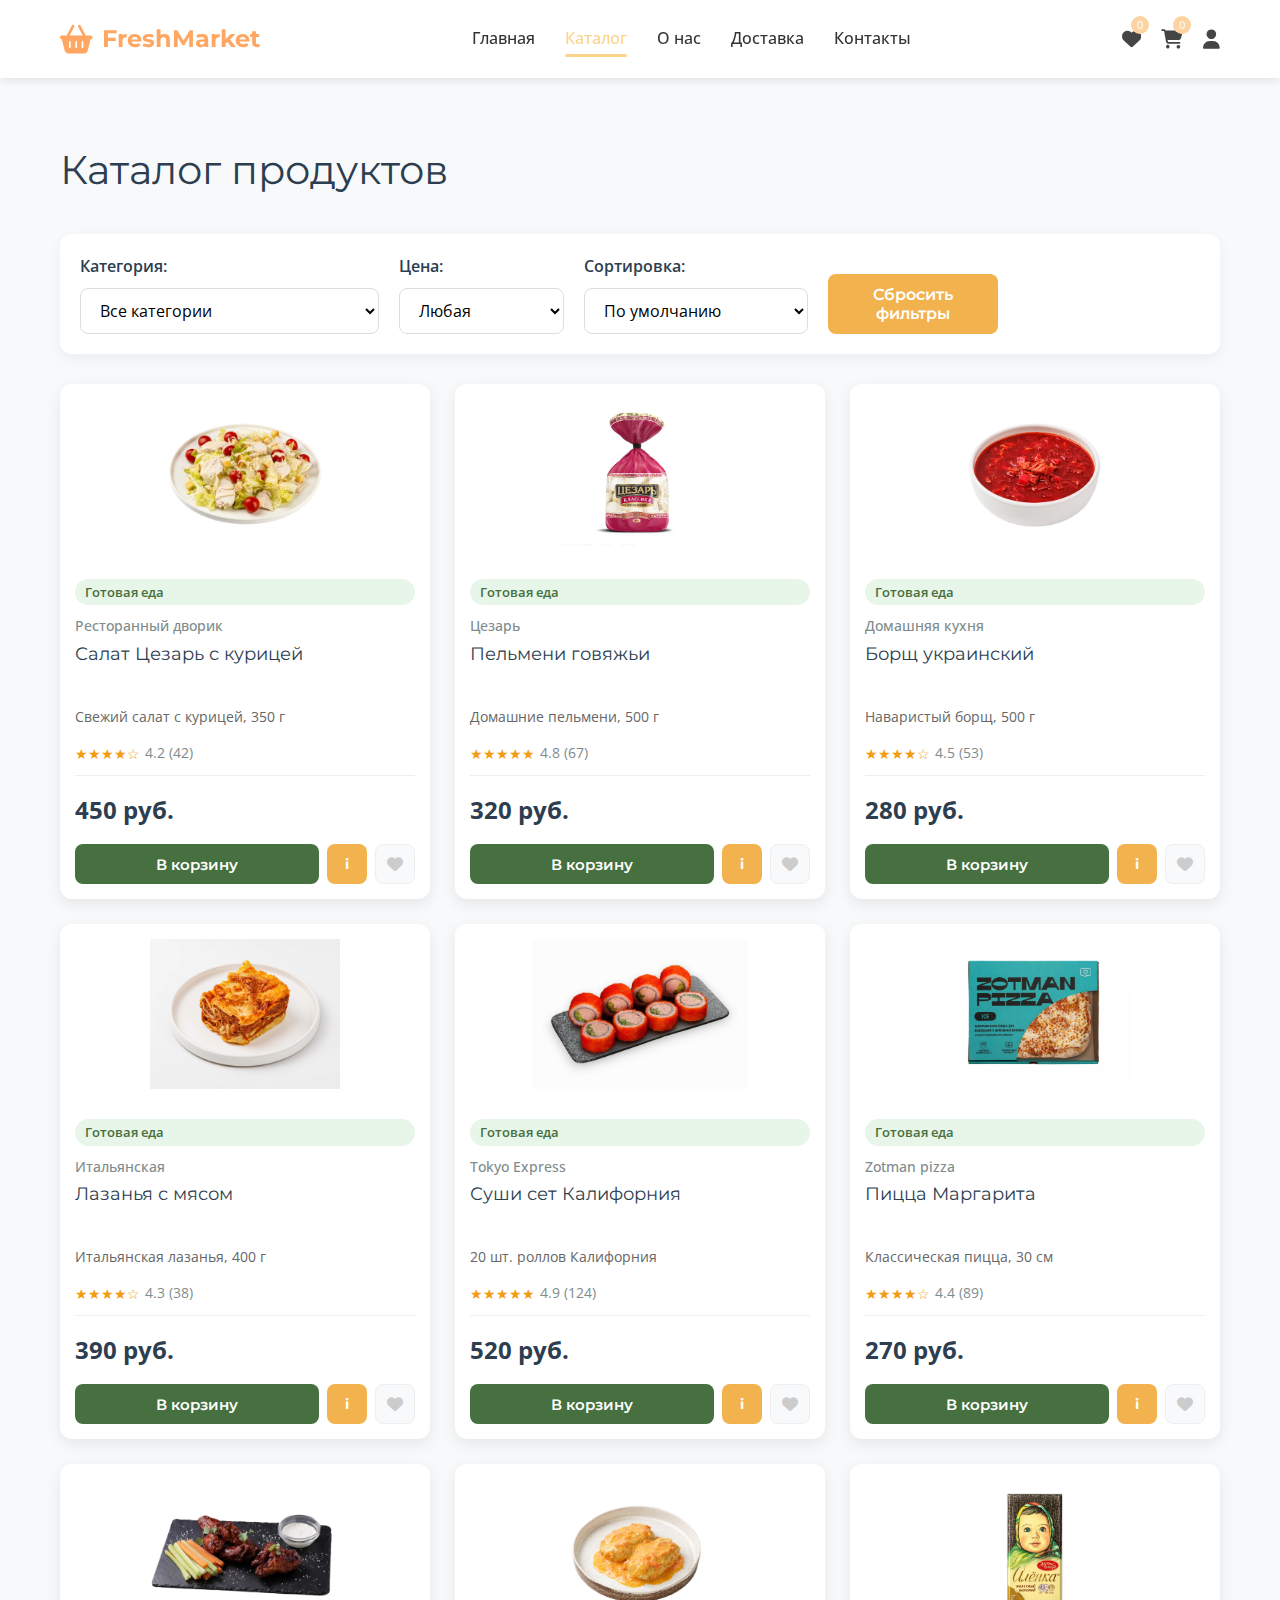
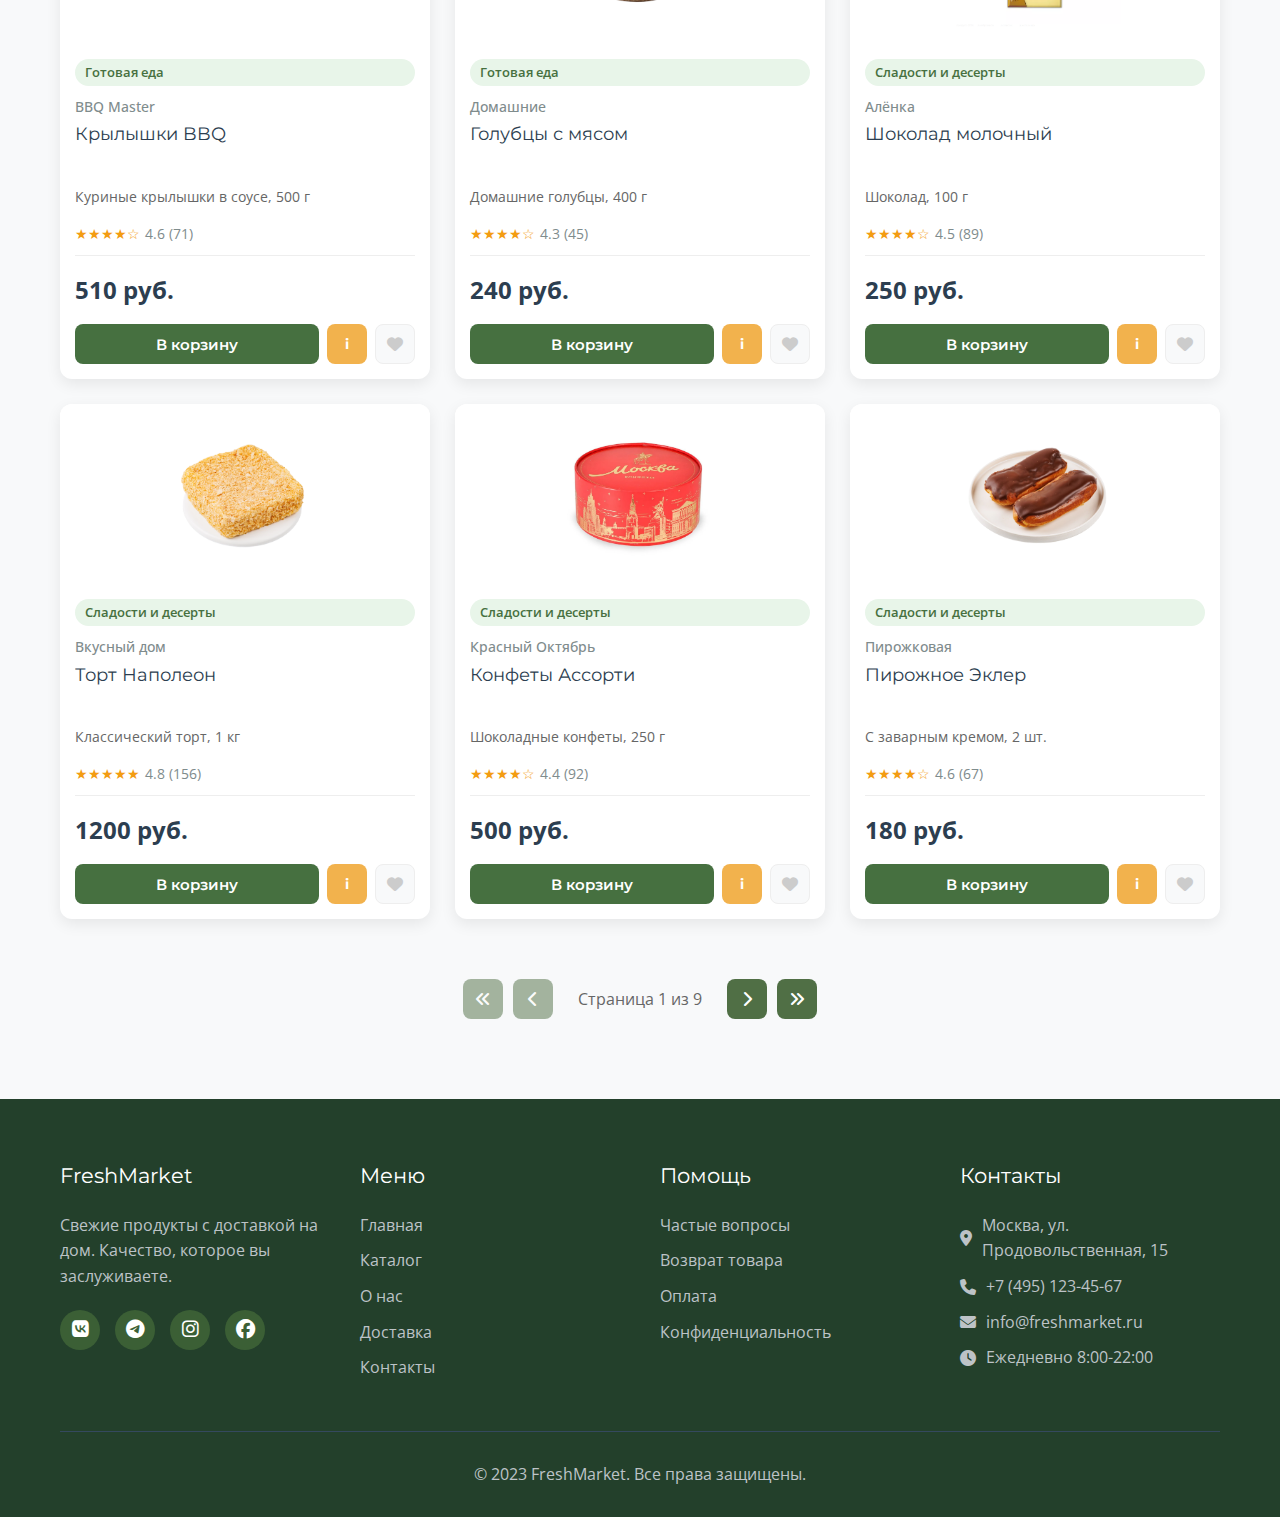
<file: Projects/eat-main/catalog.html>
<!DOCTYPE html>
<html lang="ru">
<head>
    <meta charset="UTF-8">
    <meta name="viewport" content="width=device-width, initial-scale=1.0">
    <title>Каталог продуктов - FreshMarket</title>
    <link rel="stylesheet" href="style.css">
    <link rel="stylesheet" href="https://cdnjs.cloudflare.com/ajax/libs/font-awesome/6.4.0/css/all.min.css">
    <link href="https://fonts.googleapis.com/css2?family=Montserrat:wght@400;500;600;700&family=Open+Sans:wght@400;600&display=swap" rel="stylesheet">
</head>
<body>
    <header class="header">
        <div class="container">
            <div class="header-inner">
                <a href="index.html" class="logo">
                    <i class="fas fa-shopping-basket"></i>
                    <span>FreshMarket</span>
                </a>
                <nav class="nav">
                    <a href="index.html" class="nav-link">Главная</a>
                    <a href="catalog.html" class="nav-link active">Каталог</a>
                    <a href="index.html#about-section" class="nav-link">О нас</a>
                    <a href="index.html#delivery-section" class="nav-link">Доставка</a>
                    <a href="index.html#contacts-section" class="nav-link">Контакты</a>
                </nav>
                <div class="header-actions">
                    <a href="account.html#favorites" class="icon-link1">
                        <i class="fas fa-heart"></i>
                        <span class="badge" id="fav-count">0</span>
                    </a>
                    <a href="account.html#cart" class="icon-link2">
                        <i class="fas fa-shopping-cart"></i>
                        <span class="badge" id="cart-count">0</span>
                    </a>
                    <a href="account.html" class="icon-link">
                        <i class="fas fa-user"></i>
                    </a>
                </div>
                <button class="menu-toggle">
                    <i class="fas fa-bars"></i>
                </button>
            </div>
        </div>
    </header>
    <section class="catalog">
        <div class="container">
            <h1 class="page-title">Каталог продуктов</h1>
            <div class="filters">
                <div class="filter-group">
                    <label for="category-filter">Категория:</label>
                    <select id="category-filter" class="filter-select">
                        <option value="all">Все категории</option>
                        <option value="ready-food">Готовая еда</option>
                        <option value="sweets">Сладости и десерты</option>
                        <option value="vegetables">Овощи, фрукты, ягоды и зелень</option>
                        <option value="meat">Мясо, птица</option>
                        <option value="dairy">Молочные продукты, яйца</option>
                        <option value="bakery">Хлеб и выпечка</option>
                        <option value="fish">Рыба и морепродукты</option>
                        <option value="beverages">Напитки</option>
                        <option value="grocery">Бакалея</option>
                        <option value="frozen">Замороженные продукты</option>
                        <option value="baby">Детское питание</option>
                        <option value="healthy">Здоровое питание</option>
                    </select>
                </div>
                <div class="filter-group">
                    <label for="price-filter">Цена:</label>
                    <select id="price-filter" class="filter-select">
                        <option value="all">Любая</option>
                        <option value="0-100">До 100 руб.</option>
                        <option value="100-500">100-500 руб.</option>
                        <option value="500-1000">500-1000 руб.</option>
                        <option value="1000-5000">1000-5000 руб.</option>
                    </select>
                </div>
                <div class="filter-group">
                    <label for="sort-filter">Сортировка:</label>
                    <select id="sort-filter" class="filter-select">
                        <option value="default">По умолчанию</option>
                        <option value="price-asc">Цена по возрастанию</option>
                        <option value="price-desc">Цена по убыванию</option>
                        <option value="name-asc">Название А-Я</option>
                        <option value="name-desc">Название Я-А</option>
                    </select>
                </div>
                <button id="reset-filters" class="btn btn-secondary">Сбросить фильтры</button>
            </div>
            <div id="products-container" class="products-grid">
                <div class="product-card" data-category="ready-food" data-price="450">
                    <div class="product-image">
                        <img src="img/1.png" alt="Салат Цезарь">
                    </div>
                    <div class="product-info">
                        <span class="product-category">Готовая еда</span>
                        <div class="product-brand">Ресторанный дворик</div>
                        <h3 class="product-title">Салат Цезарь с курицей</h3>
                        <div class="product-details">Свежий салат с курицей, 350 г</div>
                        <div class="product-rating">
                            <span class="rating-stars">★★★★☆</span>
                            <span class="rating-count">4.2 (42)</span>
                        </div>
                        <div class="product-price-section">
                            <div class="product-price">450 руб.</div>
                            <div class="product-actions">
                                <button class="btn btn-primary add-to-cart" data-id="1">В корзину</button>
                                <button class="btn btn-secondary btn-details" data-id="1">i</button>
                                <button class="fav-btn" data-id="1">
                                    <i class="fas fa-heart"></i>
                                </button>
                            </div>
                        </div>
                    </div>
                </div>
                <div class="product-card" data-category="ready-food" data-price="320">
                    <div class="product-image">
                        <img src="img/2.png" alt="Пельмени">
                    </div>
                    <div class="product-info">
                        <span class="product-category">Готовая еда</span>
                        <div class="product-brand">Цезарь</div>
                        <h3 class="product-title">Пельмени говяжьи</h3>
                        <div class="product-details">Домашние пельмени, 500 г</div>
                        <div class="product-rating">
                            <span class="rating-stars">★★★★★</span>
                            <span class="rating-count">4.8 (67)</span>
                        </div>
                        <div class="product-price-section">
                            <div class="product-price">320 руб.</div>
                            <div class="product-actions">
                                <button class="btn btn-primary add-to-cart" data-id="2">В корзину</button>
                                <button class="btn btn-secondary btn-details" data-id="2">i</button>
                                <button class="fav-btn" data-id="2">
                                    <i class="fas fa-heart"></i>
                                </button>
                            </div>
                        </div>
                    </div>
                </div>
                <div class="product-card" data-category="ready-food" data-price="280">
                    <div class="product-image">
                        <img src="img/3.png" alt="Суп">
                    </div>
                    <div class="product-info">
                        <span class="product-category">Готовая еда</span>
                        <div class="product-brand">Домашняя кухня</div>
                        <h3 class="product-title">Борщ украинский</h3>
                        <div class="product-details">Наваристый борщ, 500 г</div>
                        <div class="product-rating">
                            <span class="rating-stars">★★★★☆</span>
                            <span class="rating-count">4.5 (53)</span>
                        </div>
                        <div class="product-price-section">
                            <div class="product-price">280 руб.</div>
                            <div class="product-actions">
                                <button class="btn btn-primary add-to-cart" data-id="3">В корзину</button>
                                <button class="btn btn-secondary btn-details" data-id="3">i</button>
                                <button class="fav-btn" data-id="3">
                                    <i class="fas fa-heart"></i>
                                </button>
                            </div>
                        </div>
                    </div>
                </div>
                <div class="product-card" data-category="ready-food" data-price="390">
                    <div class="product-image">
                        <img src="img/4.png" alt="Лазанья">
                    </div>
                    <div class="product-info">
                        <span class="product-category">Готовая еда</span>
                        <div class="product-brand">Итальянская</div>
                        <h3 class="product-title">Лазанья с мясом</h3>
                        <div class="product-details">Итальянская лазанья, 400 г</div>
                        <div class="product-rating">
                            <span class="rating-stars">★★★★☆</span>
                            <span class="rating-count">4.3 (38)</span>
                        </div>
                        <div class="product-price-section">
                            <div class="product-price">390 руб.</div>
                            <div class="product-actions">
                                <button class="btn btn-primary add-to-cart" data-id="4">В корзину</button>
                                <button class="btn btn-secondary btn-details" data-id="4">i</button>
                                <button class="fav-btn" data-id="4">
                                    <i class="fas fa-heart"></i>
                                </button>
                            </div>
                        </div>
                    </div>
                </div>
                <div class="product-card" data-category="ready-food" data-price="520">
                    <div class="product-image">
                        <img src="img/5.png" alt="Суши">
                    </div>
                    <div class="product-info">
                        <span class="product-category">Готовая еда</span>
                        <div class="product-brand">Tokyo Express</div>
                        <h3 class="product-title">Суши сет Калифорния</h3>
                        <div class="product-details">20 шт. роллов Калифорния</div>
                        <div class="product-rating">
                            <span class="rating-stars">★★★★★</span>
                            <span class="rating-count">4.9 (124)</span>
                        </div>
                        <div class="product-price-section">
                            <div class="product-price">520 руб.</div>
                            <div class="product-actions">
                                <button class="btn btn-primary add-to-cart" data-id="5">В корзину</button>
                                <button class="btn btn-secondary btn-details" data-id="5">i</button>
                                <button class="fav-btn" data-id="5">
                                    <i class="fas fa-heart"></i>
                                </button>
                            </div>
                        </div>
                    </div>
                </div>
                <div class="product-card" data-category="ready-food" data-price="270">
                    <div class="product-image">
                        <img src="img/6.png" alt="Пицца">
                    </div>
                    <div class="product-info">
                        <span class="product-category">Готовая еда</span>
                        <div class="product-brand">Zotman pizza</div>
                        <h3 class="product-title">Пицца Маргарита</h3>
                        <div class="product-details">Классическая пицца, 30 см</div>
                        <div class="product-rating">
                            <span class="rating-stars">★★★★☆</span>
                            <span class="rating-count">4.4 (89)</span>
                        </div>
                        <div class="product-price-section">
                            <div class="product-price">270 руб.</div>
                            <div class="product-actions">
                                <button class="btn btn-primary add-to-cart" data-id="6">В корзину</button>
                                <button class="btn btn-secondary btn-details" data-id="6">i</button>
                                <button class="fav-btn" data-id="6">
                                    <i class="fas fa-heart"></i>
                                </button>
                            </div>
                        </div>
                    </div>
                </div>
                <div class="product-card" data-category="ready-food" data-price="510">
                    <div class="product-image">
                        <img src="img/7.png" alt="Куриные крылышки">
                    </div>
                    <div class="product-info">
                        <span class="product-category">Готовая еда</span>
                        <div class="product-brand">BBQ Master</div>
                        <h3 class="product-title">Крылышки BBQ</h3>
                        <div class="product-details">Куриные крылышки в соусе, 500 г</div>
                        <div class="product-rating">
                            <span class="rating-stars">★★★★☆</span>
                            <span class="rating-count">4.6 (71)</span>
                        </div>
                        <div class="product-price-section">
                            <div class="product-price">510 руб.</div>
                            <div class="product-actions">
                                <button class="btn btn-primary add-to-cart" data-id="7">В корзину</button>
                                <button class="btn btn-secondary btn-details" data-id="7">i</button>
                                <button class="fav-btn" data-id="7">
                                    <i class="fas fa-heart"></i>
                                </button>
                            </div>
                        </div>
                    </div>
                </div>
                <div class="product-card" data-category="ready-food" data-price="240">
                    <div class="product-image">
                        <img src="img/8.png" alt="Голубцы">
                    </div>
                    <div class="product-info">
                        <span class="product-category">Готовая еда</span>
                        <div class="product-brand">Домашние</div>
                        <h3 class="product-title">Голубцы с мясом</h3>
                        <div class="product-details">Домашние голубцы, 400 г</div>
                        <div class="product-rating">
                            <span class="rating-stars">★★★★☆</span>
                            <span class="rating-count">4.3 (45)</span>
                        </div>
                        <div class="product-price-section">
                            <div class="product-price">240 руб.</div>
                            <div class="product-actions">
                                <button class="btn btn-primary add-to-cart" data-id="8">В корзину</button>
                                <button class="btn btn-secondary btn-details" data-id="8">i</button>
                                <button class="fav-btn" data-id="8">
                                    <i class="fas fa-heart"></i>
                                </button>
                            </div>
                        </div>
                    </div>
                </div>
                <div class="product-card" data-category="sweets" data-price="250">
                    <div class="product-image">
                        <img src="img/9.png" alt="Шоколад">
                    </div>
                    <div class="product-info">
                        <span class="product-category">Сладости и десерты</span>
                        <div class="product-brand">Алёнка</div>
                        <h3 class="product-title">Шоколад молочный</h3>
                        <div class="product-details">Шоколад, 100 г</div>
                        <div class="product-rating">
                            <span class="rating-stars">★★★★☆</span>
                            <span class="rating-count">4.5 (89)</span>
                        </div>
                        <div class="product-price-section">
                            <div class="product-price">250 руб.</div>
                            <div class="product-actions">
                                <button class="btn btn-primary add-to-cart" data-id="9">В корзину</button>
                                <button class="btn btn-secondary btn-details" data-id="9">i</button>
                                <button class="fav-btn" data-id="9">
                                    <i class="fas fa-heart"></i>
                                </button>
                            </div>
                        </div>
                    </div>
                </div>
                <div class="product-card" data-category="sweets" data-price="1200">
                    <div class="product-image">
                        <img src="img/10.png" alt="Торт">
                    </div>
                    <div class="product-info">
                        <span class="product-category">Сладости и десерты</span>
                        <div class="product-brand">Вкусный дом</div>
                        <h3 class="product-title">Торт Наполеон</h3>
                        <div class="product-details">Классический торт, 1 кг</div>
                        <div class="product-rating">
                            <span class="rating-stars">★★★★★</span>
                            <span class="rating-count">4.8 (156)</span>
                        </div>
                        <div class="product-price-section">
                            <div class="product-price">1200 руб.</div>
                            <div class="product-actions">
                                <button class="btn btn-primary add-to-cart" data-id="10">В корзину</button>
                                <button class="btn btn-secondary btn-details" data-id="10">i</button>
                                <button class="fav-btn" data-id="10">
                                    <i class="fas fa-heart"></i>
                                </button>
                            </div>
                        </div>
                    </div>
                </div>
                <div class="product-card" data-category="sweets" data-price="500">
                    <div class="product-image">
                        <img src="img/11.png" alt="Конфеты">
                    </div>
                    <div class="product-info">
                        <span class="product-category">Сладости и десерты</span>
                        <div class="product-brand">Красный Октябрь</div>
                        <h3 class="product-title">Конфеты Ассорти</h3>
                        <div class="product-details">Шоколадные конфеты, 250 г</div>
                        <div class="product-rating">
                            <span class="rating-stars">★★★★☆</span>
                            <span class="rating-count">4.4 (92)</span>
                        </div>
                        <div class="product-price-section">
                            <div class="product-price">500 руб.</div>
                            <div class="product-actions">
                                <button class="btn btn-primary add-to-cart" data-id="11">В корзину</button>
                                <button class="btn btn-secondary btn-details" data-id="11">i</button>
                                <button class="fav-btn" data-id="11">
                                    <i class="fas fa-heart"></i>
                                </button>
                            </div>
                        </div>
                    </div>
                </div>

                <div class="product-card" data-category="sweets" data-price="180">
                    <div class="product-image">
                        <img src="img/12.png" alt="Эклер">
                    </div>
                    <div class="product-info">
                        <span class="product-category">Сладости и десерты</span>
                        <div class="product-brand">Пирожковая</div>
                        <h3 class="product-title">Пирожное Эклер</h3>
                        <div class="product-details">С заварным кремом, 2 шт.</div>
                        <div class="product-rating">
                            <span class="rating-stars">★★★★☆</span>
                            <span class="rating-count">4.6 (67)</span>
                        </div>
                        <div class="product-price-section">
                            <div class="product-price">180 руб.</div>
                            <div class="product-actions">
                                <button class="btn btn-primary add-to-cart" data-id="12">В корзину</button>
                                <button class="btn btn-secondary btn-details" data-id="12">i</button>
                                <button class="fav-btn" data-id="12">
                                    <i class="fas fa-heart"></i>
                                </button>
                            </div>
                        </div>
                    </div>
                </div>

                <div class="product-card" data-category="sweets" data-price="95">
                    <div class="product-image">
                        <img src="img/14.png" alt="Зефир">
                    </div>
                    <div class="product-info">
                        <span class="product-category">Сладости и десерты</span>
                        <div class="product-brand">Шармэль</div>
                        <h3 class="product-title">Зефир белый</h3>
                        <div class="product-details">Ванильный зефир, 200 г</div>
                        <div class="product-rating">
                            <span class="rating-stars">★★★★☆</span>
                            <span class="rating-count">4.3 (54)</span>
                        </div>
                        <div class="product-price-section">
                            <div class="product-price">95 руб.</div>
                            <div class="product-actions">
                                <button class="btn btn-primary add-to-cart" data-id="13">В корзину</button>
                                <button class="btn btn-secondary btn-details" data-id="13">i</button>
                                <button class="fav-btn" data-id="13">
                                    <i class="fas fa-heart"></i>
                                </button>
                            </div>
                        </div>
                    </div>
                </div>

                <div class="product-card" data-category="sweets" data-price="110">
                    <div class="product-image">
                        <img src="img/15.png" alt="Мармелад">
                    </div>
                    <div class="product-info">
                        <span class="product-category">Сладости и десерты</span>
                        <div class="product-brand">Fruittella</div>
                        <h3 class="product-title">Мармелад фруктовый</h3>
                        <div class="product-details">Жевательный мармелад, 150 г</div>
                        <div class="product-rating">
                            <span class="rating-stars">★★★★☆</span>
                            <span class="rating-count">4.2 (48)</span>
                        </div>
                        <div class="product-price-section">
                            <div class="product-price">110 руб.</div>
                            <div class="product-actions">
                                <button class="btn btn-primary add-to-cart" data-id="14">В корзину</button>
                                <button class="btn btn-secondary btn-details" data-id="14">i</button>
                                <button class="fav-btn" data-id="14">
                                    <i class="fas fa-heart"></i>
                                </button>
                            </div>
                        </div>
                    </div>
                </div>

                <div class="product-card" data-category="sweets" data-price="75">
                    <div class="product-image">
                        <img src="img/16.png" alt="Пряники">
                    </div>
                    <div class="product-info">
                        <span class="product-category">Сладости и десерты</span>
                        <div class="product-brand">Тульские</div>
                        <h3 class="product-title">Пряник с варёной сгущёнкой</h3>
                        <div class="product-details">Ароматный пряник, 300 г</div>
                        <div class="product-rating">
                            <span class="rating-stars">★★★★☆</span>
                            <span class="rating-count">4.7 (83)</span>
                        </div>
                        <div class="product-price-section">
                            <div class="product-price">75 руб.</div>
                            <div class="product-actions">
                                <button class="btn btn-primary add-to-cart" data-id="15">В корзину</button>
                                <button class="btn btn-secondary btn-details" data-id="15">i</button>
                                <button class="fav-btn" data-id="15">
                                    <i class="fas fa-heart"></i>
                                </button>
                            </div>
                        </div>
                    </div>
                </div>

                <div class="product-card" data-category="sweets" data-price="140">
                    <div class="product-image">
                        <img src="img/17.png" alt="Вафли">
                    </div>
                    <div class="product-info">
                        <span class="product-category">Сладости и десерты</span>
                        <div class="product-brand">Artek</div>
                        <h3 class="product-title">Вафли с шоколадом</h3>
                        <div class="product-details">Хрустящие вафли, 200 г</div>
                        <div class="product-rating">
                            <span class="rating-stars">★★★★☆</span>
                            <span class="rating-count">4.4 (61)</span>
                        </div>
                        <div class="product-price-section">
                            <div class="product-price">140 руб.</div>
                            <div class="product-actions">
                                <button class="btn btn-primary add-to-cart" data-id="16">В корзину</button>
                                <button class="btn btn-secondary btn-details" data-id="16">i</button>
                                <button class="fav-btn" data-id="16">
                                    <i class="fas fa-heart"></i>
                                </button>
                            </div>
                        </div>
                    </div>
                </div>
                <div class="product-card" data-category="vegetables" data-price="180">
                    <div class="product-image">
                        <img src="img/18.png" alt="Яблоки">
                    </div>
                    <div class="product-info">
                        <span class="product-category">Овощи, фрукты, ягоды и зелень</span>
                        <div class="product-brand">Фермерские</div>
                        <h3 class="product-title">Яблоки Голден</h3>
                        <div class="product-details">Свежие яблоки, 1 кг</div>
                        <div class="product-rating">
                            <span class="rating-stars">★★★★☆</span>
                            <span class="rating-count">4.3 (56)</span>
                        </div>
                        <div class="product-price-section">
                            <div class="product-price">180 руб.</div>
                            <div class="product-actions">
                                <button class="btn btn-primary add-to-cart" data-id="17">В корзину</button>
                                <button class="btn btn-secondary btn-details" data-id="17">i</button>
                                <button class="fav-btn" data-id="17">
                                    <i class="fas fa-heart"></i>
                                </button>
                            </div>
                        </div>
                    </div>
                </div>

                <div class="product-card" data-category="vegetables" data-price="90">
                    <div class="product-image">
                        <img src="img/19.png" alt="Бананы">
                    </div>
                    <div class="product-info">
                        <span class="product-category">Овощи, фрукты, ягоды и зелень</span>
                        <div class="product-brand">Эквадор</div>
                        <h3 class="product-title">Бананы</h3>
                        <div class="product-details">Спелые бананы, 1 кг</div>
                        <div class="product-rating">
                            <span class="rating-stars">★★★★☆</span>
                            <span class="rating-count">4.5 (78)</span>
                        </div>
                        <div class="product-price-section">
                            <div class="product-price">90 руб.</div>
                            <div class="product-actions">
                                <button class="btn btn-primary add-to-cart" data-id="18">В корзину</button>
                                <button class="btn btn-secondary btn-details" data-id="18">i</button>
                                <button class="fav-btn" data-id="18">
                                    <i class="fas fa-heart"></i>
                                </button>
                            </div>
                        </div>
                    </div>
                </div>

                <div class="product-card" data-category="vegetables" data-price="320">
                    <div class="product-image">
                        <img src="img/20.png" alt="Клубника">
                    </div>
                    <div class="product-info">
                        <span class="product-category">Овощи, фрукты, ягоды и зелень</span>
                        <div class="product-brand">Краснодарский край</div>
                        <h3 class="product-title">Клубника свежая</h3>
                        <div class="product-details">Свежая клубника, 500 г</div>
                        <div class="product-rating">
                            <span class="rating-stars">★★★★★</span>
                            <span class="rating-count">4.9 (112)</span>
                        </div>
                        <div class="product-price-section">
                            <div class="product-price">320 руб.</div>
                            <div class="product-actions">
                                <button class="btn btn-primary add-to-cart" data-id="19">В корзину</button>
                                <button class="btn btn-secondary btn-details" data-id="19">i</button>
                                <button class="fav-btn" data-id="19">
                                    <i class="fas fa-heart"></i>
                                </button>
                            </div>
                        </div>
                    </div>
                </div>

                <div class="product-card" data-category="vegetables" data-price="200">
                    <div class="product-image">
                        <img src="img/21.png" alt="Помидоры">
                    </div>
                    <div class="product-info">
                        <span class="product-category">Овощи, фрукты, ягоды и зелень</span>
                        <div class="product-brand">Азербайджан</div>
                        <h3 class="product-title">Помидоры черри</h3>
                        <div class="product-details">Сладкие помидоры, 500 г</div>
                        <div class="product-rating">
                            <span class="rating-stars">★★★★☆</span>
                            <span class="rating-count">4.4 (49)</span>
                        </div>
                        <div class="product-price-section">
                            <div class="product-price">200 руб.</div>
                            <div class="product-actions">
                                <button class="btn btn-primary add-to-cart" data-id="20">В корзину</button>
                                <button class="btn btn-secondary btn-details" data-id="20">i</button>
                                <button class="fav-btn" data-id="20">
                                    <i class="fas fa-heart"></i>
                                </button>
                            </div>
                        </div>
                    </div>
                </div>

                <div class="product-card" data-category="vegetables" data-price="55">
                    <div class="product-image">
                        <img src="img/22.png" alt="Огурцы">
                    </div>
                    <div class="product-info">
                        <span class="product-category">Овощи, фрукты, ягоды и зелень</span>
                        <div class="product-brand">Тепличные</div>
                        <h3 class="product-title">Огурцы грунтовые</h3>
                        <div class="product-details">Свежие огурцы, 1 кг</div>
                        <div class="product-rating">
                            <span class="rating-stars">★★★★☆</span>
                            <span class="rating-count">4.2 (43)</span>
                        </div>
                        <div class="product-price-section">
                            <div class="product-price">55 руб.</div>
                            <div class="product-actions">
                                <button class="btn btn-primary add-to-cart" data-id="21">В корзину</button>
                                <button class="btn btn-secondary btn-details" data-id="21">i</button>
                                <button class="fav-btn" data-id="21">
                                    <i class="fas fa-heart"></i>
                                </button>
                            </div>
                        </div>
                    </div>
                </div>

                <div class="product-card" data-category="vegetables" data-price="45">
                    <div class="product-image">
                        <img src="img/23.png" alt="Картофель">
                    </div>
                    <div class="product-info">
                        <span class="product-category">Овощи, фрукты, ягоды и зелень</span>
                        <div class="product-brand">Беларусь</div>
                        <h3 class="product-title">Картофель молодой</h3>
                        <div class="product-details">Молодой картофель, 1 кг</div>
                        <div class="product-rating">
                            <span class="rating-stars">★★★★☆</span>
                            <span class="rating-count">4.6 (67)</span>
                        </div>
                        <div class="product-price-section">
                            <div class="product-price">45 руб.</div>
                            <div class="product-actions">
                                <button class="btn btn-primary add-to-cart" data-id="22">В корзину</button>
                                <button class="btn btn-secondary btn-details" data-id="22">i</button>
                                <button class="fav-btn" data-id="22">
                                    <i class="fas fa-heart"></i>
                                </button>
                            </div>
                        </div>
                    </div>
                </div>

                <div class="product-card" data-category="vegetables" data-price="120">
                    <div class="product-image">
                        <img src="img/24.png" alt="Морковь">
                    </div>
                    <div class="product-info">
                        <span class="product-category">Овощи, фрукты, ягоды и зелень</span>
                        <div class="product-brand">Органическая</div>
                        <h3 class="product-title">Морковь свежая</h3>
                        <div class="product-details">Сладкая морковь, 1 кг</div>
                        <div class="product-rating">
                            <span class="rating-stars">★★★★☆</span>
                            <span class="rating-count">4.3 (38)</span>
                        </div>
                        <div class="product-price-section">
                            <div class="product-price">120 руб.</div>
                            <div class="product-actions">
                                <button class="btn btn-primary add-to-cart" data-id="23">В корзину</button>
                                <button class="btn btn-secondary btn-details" data-id="23">i</button>
                                <button class="fav-btn" data-id="23">
                                    <i class="fas fa-heart"></i>
                                </button>
                            </div>
                        </div>
                    </div>
                </div>

                <div class="product-card" data-category="vegetables" data-price="95">
                    <div class="product-image">
                        <img src="img/25.png" alt="Лук">
                    </div>
                    <div class="product-info">
                        <span class="product-category">Овощи, фрукты, ягоды и зелень</span>
                        <div class="product-brand">Репчатый</div>
                        <h3 class="product-title">Лук репчатый</h3>
                        <div class="product-details">Золотистый лук, 1 кг</div>
                        <div class="product-rating">
                            <span class="rating-stars">★★★★☆</span>
                            <span class="rating-count">4.1 (29)</span>
                        </div>
                        <div class="product-price-section">
                            <div class="product-price">95 руб.</div>
                            <div class="product-actions">
                                <button class="btn btn-primary add-to-cart" data-id="24">В корзину</button>
                                <button class="btn btn-secondary btn-details" data-id="24">i</button>
                                <button class="fav-btn" data-id="24">
                                    <i class="fas fa-heart"></i>
                                </button>
                            </div>
                        </div>
                    </div>
                </div>

                <div class="product-card" data-category="vegetables" data-price="180">
                    <div class="product-image">
                        <img src="img/26.png" alt="Брокколи">
                    </div>
                    <div class="product-info">
                        <span class="product-category">Овощи, фрукты, ягоды и зелень</span>
                        <div class="product-brand">Свежий урожай</div>
                        <h3 class="product-title">Брокколи</h3>
                        <div class="product-details">Свежая брокколи, 500 г</div>
                        <div class="product-rating">
                            <span class="rating-stars">★★★★☆</span>
                            <span class="rating-count">4.5 (41)</span>
                        </div>
                        <div class="product-price-section">
                            <div class="product-price">180 руб.</div>
                            <div class="product-actions">
                                <button class="btn btn-primary add-to-cart" data-id="25">В корзину</button>
                                <button class="btn btn-secondary btn-details" data-id="25">i</button>
                                <button class="fav-btn" data-id="25">
                                    <i class="fas fa-heart"></i>
                                </button>
                            </div>
                        </div>
                    </div>
                </div>

                <div class="product-card" data-category="vegetables" data-price="40">
                    <div class="product-image">
                        <img src="img/27.png" alt="Укроп">
                    </div>
                    <div class="product-info">
                        <span class="product-category">Овощи, фрукты, ягоды и зелень</span>
                        <div class="product-brand">Свежая зелень</div>
                        <h3 class="product-title">Зелень укропа</h3>
                        <div class="product-details">Свежий укроп, 100 г</div>
                        <div class="product-rating">
                            <span class="rating-stars">★★★★☆</span>
                            <span class="rating-count">4.7 (58)</span>
                        </div>
                        <div class="product-price-section">
                            <div class="product-price">40 руб.</div>
                            <div class="product-actions">
                                <button class="btn btn-primary add-to-cart" data-id="26">В корзину</button>
                                <button class="btn btn-secondary btn-details" data-id="26">i</button>
                                <button class="fav-btn" data-id="26">
                                    <i class="fas fa-heart"></i>
                                </button>
                            </div>
                        </div>
                    </div>
                </div>

                <div class="product-card" data-category="vegetables" data-price="50">
                    <div class="product-image">
                        <img src="img/28.png" alt="Петрушка">
                    </div>
                    <div class="product-info">
                        <span class="product-category">Овощи, фрукты, ягоды и зелень</span>
                        <div class="product-brand">Свежая зелень</div>
                        <h3 class="product-title">Петрушка кудрявая</h3>
                        <div class="product-details">Свежая петрушка, 100 г</div>
                        <div class="product-rating">
                            <span class="rating-stars">★★★★☆</span>
                            <span class="rating-count">4.6 (52)</span>
                        </div>
                        <div class="product-price-section">
                            <div class="product-price">50 руб.</div>
                            <div class="product-actions">
                                <button class="btn btn-primary add-to-cart" data-id="27">В корзину</button>
                                <button class="btn btn-secondary btn-details" data-id="27">i</button>
                                <button class="fav-btn" data-id="27">
                                    <i class="fas fa-heart"></i>
                                </button>
                            </div>
                        </div>
                    </div>
                </div>

                <div class="product-card" data-category="vegetables" data-price="280">
                    <div class="product-image">
                        <img src="img/29.png" alt="Авокадо">
                    </div>
                    <div class="product-info">
                        <span class="product-category">Овощи, фрукты, ягоды и зелень</span>
                        <div class="product-brand">Перу</div>
                        <h3 class="product-title">Авокадо Хасс</h3>
                        <div class="product-details">Спелые авокадо, 1 кг</div>
                        <div class="product-rating">
                            <span class="rating-stars">★★★★☆</span>
                            <span class="rating-count">4.4 (46)</span>
                        </div>
                        <div class="product-price-section">
                            <div class="product-price">280 руб.</div>
                            <div class="product-actions">
                                <button class="btn btn-primary add-to-cart" data-id="28">В корзину</button>
                                <button class="btn btn-secondary btn-details" data-id="28">i</button>
                                <button class="fav-btn" data-id="28">
                                    <i class="fas fa-heart"></i>
                                </button>
                            </div>
                        </div>
                    </div>
                </div>

                <div class="product-card" data-category="vegetables" data-price="210">
                    <div class="product-image">
                        <img src="img/30.png" alt="Виноград">
                    </div>
                    <div class="product-info">
                        <span class="product-category">Овощи, фрукты, ягоды и зелень</span>
                        <div class="product-brand">Молдова</div>
                        <h3 class="product-title">Виноград Кишмиш</h3>
                        <div class="product-details">Сладкий виноград, 1 кг</div>
                        <div class="product-rating">
                            <span class="rating-stars">★★★★★</span>
                            <span class="rating-count">4.8 (89)</span>
                        </div>
                        <div class="product-price-section">
                            <div class="product-price">210 руб.</div>
                            <div class="product-actions">
                                <button class="btn btn-primary add-to-cart" data-id="29">В корзину</button>
                                <button class="btn btn-secondary btn-details" data-id="29">i</button>
                                <button class="fav-btn" data-id="29">
                                    <i class="fas fa-heart"></i>
                                </button>
                            </div>
                        </div>
                    </div>
                </div>
                <div class="product-card" data-category="meat" data-price="650">
                    <div class="product-image">
                        <img src="img/31.png" alt="Курица">
                    </div>
                    <div class="product-info">
                        <span class="product-category">Мясо, птица</span>
                        <div class="product-brand">Петелинка</div>
                        <h3 class="product-title">Курица охлажденная</h3>
                        <div class="product-details">Целая курица, 1.5 кг</div>
                        <div class="product-rating">
                            <span class="rating-stars">★★★★☆</span>
                            <span class="rating-count">4.6 (34)</span>
                        </div>
                        <div class="product-price-section">
                            <div class="product-price">650 руб.</div>
                            <div class="product-actions">
                                <button class="btn btn-primary add-to-cart" data-id="30">В корзину</button>
                                <button class="btn btn-secondary btn-details" data-id="30">i</button>
                                <button class="fav-btn" data-id="30">
                                    <i class="fas fa-heart"></i>
                                </button>
                            </div>
                        </div>
                    </div>
                </div>

                <div class="product-card" data-category="meat" data-price="890">
                    <div class="product-image">
                        <img src="img/32.png" alt="Говядина">
                    </div>
                    <div class="product-info">
                        <span class="product-category">Мясо, птица</span>
                        <div class="product-brand">Мираторг</div>
                        <h3 class="product-title">Говядина вырезка</h3>
                        <div class="product-details">Свежая говядина, 1 кг</div>
                        <div class="product-rating">
                            <span class="rating-stars">★★★★☆</span>
                            <span class="rating-count">4.7 (42)</span>
                        </div>
                        <div class="product-price-section">
                            <div class="product-price">890 руб.</div>
                            <div class="product-actions">
                                <button class="btn btn-primary add-to-cart" data-id="31">В корзину</button>
                                <button class="btn btn-secondary btn-details" data-id="31">i</button>
                                <button class="fav-btn" data-id="31">
                                    <i class="fas fa-heart"></i>
                                </button>
                            </div>
                        </div>
                    </div>
                </div>

                <div class="product-card" data-category="meat" data-price="750">
                    <div class="product-image">
                        <img src="img/33.png" alt="Свинина">
                    </div>
                    <div class="product-info">
                        <span class="product-category">Мясо, птица</span>
                        <div class="product-brand">Черкизово</div>
                        <h3 class="product-title">Свинина лопатка</h3>
                        <div class="product-details">Свежая свинина, 1 кг</div>
                        <div class="product-rating">
                            <span class="rating-stars">★★★★☆</span>
                            <span class="rating-count">4.5 (38)</span>
                        </div>
                        <div class="product-price-section">
                            <div class="product-price">750 руб.</div>
                            <div class="product-actions">
                                <button class="btn btn-primary add-to-cart" data-id="32">В корзину</button>
                                <button class="btn btn-secondary btn-details" data-id="32">i</button>
                                <button class="fav-btn" data-id="32">
                                    <i class="fas fa-heart"></i>
                                </button>
                            </div>
                        </div>
                    </div>
                </div>

                <div class="product-card" data-category="meat" data-price="280">
                    <div class="product-image">
                        <img src="img/34.png" alt="Фарш">
                    </div>
                    <div class="product-info">
                        <span class="product-category">Мясо, птица</span>
                        <div class="product-brand">Мясной ряд</div>
                        <h3 class="product-title">Фарш говяжий</h3>
                        <div class="product-details">Свежий фарш, 500 г</div>
                        <div class="product-rating">
                            <span class="rating-stars">★★★★☆</span>
                            <span class="rating-count">4.4 (51)</span>
                        </div>
                        <div class="product-price-section">
                            <div class="product-price">280 руб.</div>
                            <div class="product-actions">
                                <button class="btn btn-primary add-to-cart" data-id="33">В корзину</button>
                                <button class="btn btn-secondary btn-details" data-id="33">i</button>
                                <button class="fav-btn" data-id="33">
                                    <i class="fas fa-heart"></i>
                                </button>
                            </div>
                        </div>
                    </div>
                </div>

                <div class="product-card" data-category="meat" data-price="320">
                    <div class="product-image">
                        <img src="img/35.png" alt="Колбаса">
                    </div>
                    <div class="product-info">
                        <span class="product-category">Мясо, птица</span>
                        <div class="product-brand">Царь-мясо</div>
                        <h3 class="product-title">Колбаса докторская</h3>
                        <div class="product-details">Вареная колбаса, 500 г</div>
                        <div class="product-rating">
                            <span class="rating-stars">★★★★☆</span>
                            <span class="rating-count">4.3 (47)</span>
                        </div>
                        <div class="product-price-section">
                            <div class="product-price">320 руб.</div>
                            <div class="product-actions">
                                <button class="btn btn-primary add-to-cart" data-id="34">В корзину</button>
                                <button class="btn btn-secondary btn-details" data-id="34">i</button>
                                <button class="fav-btn" data-id="34">
                                    <i class="fas fa-heart"></i>
                                </button>
                            </div>
                        </div>
                    </div>
                </div>

                <div class="product-card" data-category="meat" data-price="450">
                    <div class="product-image">
                        <img src="img/36.png" alt="Бекон">
                    </div>
                    <div class="product-info">
                        <span class="product-category">Мясо, птица</span>
                        <div class="product-brand">Свинокомплекс</div>
                        <h3 class="product-title">Бекон копченый</h3>
                        <div class="product-details">Копченый бекон, 300 г</div>
                        <div class="product-rating">
                            <span class="rating-stars">★★★★★</span>
                            <span class="rating-count">4.8 (63)</span>
                        </div>
                        <div class="product-price-section">
                            <div class="product-price">450 руб.</div>
                            <div class="product-actions">
                                <button class="btn btn-primary add-to-cart" data-id="35">В корзину</button>
                                <button class="btn btn-secondary btn-details" data-id="35">i</button>
                                <button class="fav-btn" data-id="35">
                                    <i class="fas fa-heart"></i>
                                </button>
                            </div>
                        </div>
                    </div>
                </div>

                <div class="product-card" data-category="meat" data-price="180">
                    <div class="product-image">
                        <img src="img/37.png" alt="Сосиски">
                    </div>
                    <div class="product-info">
                        <span class="product-category">Мясо, птица</span>
                        <div class="product-brand">Микоян</div>
                        <h3 class="product-title">Сосиски молочные</h3>
                        <div class="product-details">Детские сосиски, 500 г</div>
                        <div class="product-rating">
                            <span class="rating-stars">★★★★☆</span>
                            <span class="rating-count">4.5 (58)</span>
                        </div>
                        <div class="product-price-section">
                            <div class="product-price">180 руб.</div>
                            <div class="product-actions">
                                <button class="btn btn-primary add-to-cart" data-id="36">В корзину</button>
                                <button class="btn btn-secondary btn-details" data-id="36">i</button>
                                <button class="fav-btn" data-id="36">
                                    <i class="fas fa-heart"></i>
                                </button>
                            </div>
                        </div>
                    </div>
                </div>
                <div class="product-card" data-category="dairy" data-price="95">
                    <div class="product-image">
                        <img src="img/38.png" alt="Молоко">
                    </div>
                    <div class="product-info">
                        <span class="product-category">Молочные продукты, яйца</span>
                        <div class="product-brand">Простоквашино</div>
                        <h3 class="product-title">Молоко 3.2%</h3>
                        <div class="product-details">Пастеризованное, 1 л</div>
                        <div class="product-rating">
                            <span class="rating-stars">★★★★★</span>
                            <span class="rating-count">4.9 (120)</span>
                        </div>
                        <div class="product-price-section">
                            <div class="product-price">95 руб.</div>
                            <div class="product-actions">
                                <button class="btn btn-primary add-to-cart" data-id="37">В корзину</button>
                                <button class="btn btn-secondary btn-details" data-id="37">i</button>
                                <button class="fav-btn" data-id="37">
                                    <i class="fas fa-heart"></i>
                                </button>
                            </div>
                        </div>
                    </div>
                </div>

                <div class="product-card" data-category="dairy" data-price="420">
                    <div class="product-image">
                        <img src="img/39.png" alt="Сыр">
                    </div>
                    <div class="product-info">
                        <span class="product-category">Молочные продукты, яйца</span>
                        <div class="product-brand">Гауда</div>
                        <h3 class="product-title">Сыр Гауда</h3>
                        <div class="product-details">Голландский сыр, 500 г</div>
                        <div class="product-rating">
                            <span class="rating-stars">★★★★☆</span>
                            <span class="rating-count">4.7 (86)</span>
                        </div>
                        <div class="product-price-section">
                            <div class="product-price">420 руб.</div>
                            <div class="product-actions">
                                <button class="btn btn-primary add-to-cart" data-id="38">В корзину</button>
                                <button class="btn btn-secondary btn-details" data-id="38">i</button>
                                <button class="fav-btn" data-id="38">
                                    <i class="fas fa-heart"></i>
                                </button>
                            </div>
                        </div>
                    </div>
                </div>

                <div class="product-card" data-category="dairy" data-price="85">
                    <div class="product-image">
                        <img src="img/40.png" alt="Йогурт">
                    </div>
                    <div class="product-info">
                        <span class="product-category">Молочные продукты, яйца</span>
                        <div class="product-brand">Активиа</div>
                        <h3 class="product-title">Йогурт греческий</h3>
                        <div class="product-details">Натуральный йогурт, 400 г</div>
                        <div class="product-rating">
                            <span class="rating-stars">★★★★☆</span>
                            <span class="rating-count">4.6 (73)</span>
                        </div>
                        <div class="product-price-section">
                            <div class="product-price">85 руб.</div>
                            <div class="product-actions">
                                <button class="btn btn-primary add-to-cart" data-id="39">В корзину</button>
                                <button class="btn btn-secondary btn-details" data-id="39">i</button>
                                <button class="fav-btn" data-id="39">
                                    <i class="fas fa-heart"></i>
                                </button>
                            </div>
                        </div>
                    </div>
                </div>

                <div class="product-card" data-category="dairy" data-price="120">
                    <div class="product-image">
                        <img src="img/41.png" alt="Творог">
                    </div>
                    <div class="product-info">
                        <span class="product-category">Молочные продукты, яйца</span>
                        <div class="product-brand">Домик в деревне</div>
                        <h3 class="product-title">Творог 5%</h3>
                        <div class="product-details">Обезжиренный творог, 500 г</div>
                        <div class="product-rating">
                            <span class="rating-stars">★★★★☆</span>
                            <span class="rating-count">4.5 (64)</span>
                        </div>
                        <div class="product-price-section">
                            <div class="product-price">120 руб.</div>
                            <div class="product-actions">
                                <button class="btn btn-primary add-to-cart" data-id="40">В корзину</button>
                                <button class="btn btn-secondary btn-details" data-id="40">i</button>
                                <button class="fav-btn" data-id="40">
                                    <i class="fas fa-heart"></i>
                                </button>
                            </div>
                        </div>
                    </div>
                </div>

                <div class="product-card" data-category="dairy" data-price="75">
                    <div class="product-image">
                        <img src="img/42.png" alt="Сметана">
                    </div>
                    <div class="product-info">
                        <span class="product-category">Молочные продукты, яйца</span>
                        <div class="product-brand">Вкуснотеево</div>
                        <h3 class="product-title">Сметана 15%</h3>
                        <div class="product-details">Домашняя сметана, 400 г</div>
                        <div class="product-rating">
                            <span class="rating-stars">★★★★☆</span>
                            <span class="rating-count">4.4 (57)</span>
                        </div>
                        <div class="product-price-section">
                            <div class="product-price">75 руб.</div>
                            <div class="product-actions">
                                <button class="btn btn-primary add-to-cart" data-id="41">В корзину</button>
                                <button class="btn btn-secondary btn-details" data-id="41">i</button>
                                <button class="fav-btn" data-id="41">
                                    <i class="fas fa-heart"></i>
                                </button>
                            </div>
                        </div>
                    </div>
                </div>

                <div class="product-card" data-category="dairy" data-price="80">
                    <div class="product-image">
                        <img src="img/43.png" alt="Кефир">
                    </div>
                    <div class="product-info">
                        <span class="product-category">Молочные продукты, яйца</span>
                        <div class="product-brand">Чабан</div>
                        <h3 class="product-title">Кефир 2.5%</h3>
                        <div class="product-details">Биокефир, 1 л</div>
                        <div class="product-rating">
                            <span class="rating-stars">★★★★☆</span>
                            <span class="rating-count">4.3 (49)</span>
                        </div>
                        <div class="product-price-section">
                            <div class="product-price">80 руб.</div>
                            <div class="product-actions">
                                <button class="btn btn-primary add-to-cart" data-id="42">В корзину</button>
                                <button class="btn btn-secondary btn-details" data-id="42">i</button>
                                <button class="fav-btn" data-id="42">
                                    <i class="fas fa-heart"></i>
                                </button>
                            </div>
                        </div>
                    </div>
                </div>

                <div class="product-card" data-category="dairy" data-price="220">
                    <div class="product-image">
                        <img src="img/44.png" alt="Масло">
                    </div>
                    <div class="product-info">
                        <span class="product-category">Молочные продукты, яйца</span>
                        <div class="product-brand">Вкуснотеево</div>
                        <h3 class="product-title">Масло сливочное</h3>
                        <div class="product-details">82.5% жирности, 200 г</div>
                        <div class="product-rating">
                            <span class="rating-stars">★★★★☆</span>
                            <span class="rating-count">4.6 (71)</span>
                        </div>
                        <div class="product-price-section">
                            <div class="product-price">220 руб.</div>
                            <div class="product-actions">
                                <button class="btn btn-primary add-to-cart" data-id="43">В корзину</button>
                                <button class="btn btn-secondary btn-details" data-id="43">i</button>
                                <button class="fav-btn" data-id="43">
                                    <i class="fas fa-heart"></i>
                                </button>
                            </div>
                        </div>
                    </div>
                </div>

                <div class="product-card" data-category="dairy" data-price="160">
                    <div class="product-image">
                        <img src="img/45.png" alt="Сливки">
                    </div>
                    <div class="product-info">
                        <span class="product-category">Молочные продукты, яйца</span>
                        <div class="product-brand">Пармалат</div>
                        <h3 class="product-title">Сливки 23%</h3>
                        <div class="product-details">Для взбивания, 500 мл</div>
                        <div class="product-rating">
                            <span class="rating-stars">★★★★☆</span>
                            <span class="rating-count">4.4 (53)</span>
                        </div>
                        <div class="product-price-section">
                            <div class="product-price">160 руб.</div>
                            <div class="product-actions">
                                <button class="btn btn-primary add-to-cart" data-id="44">В корзину</button>
                                <button class="btn btn-secondary btn-details" data-id="44">i</button>
                                <button class="fav-btn" data-id="44">
                                    <i class="fas fa-heart"></i>
                                </button>
                            </div>
                        </div>
                    </div>
                </div>

                <div class="product-card" data-category="dairy" data-price="90">
                    <div class="product-image">
                        <img src="img/46.png" alt="Ряженка">
                    </div>
                    <div class="product-info">
                        <span class="product-category">Молочные продукты, ягоды</span>
                        <div class="product-brand">Вкуснотеево</div>
                        <h3 class="product-title">Ряженка</h3>
                        <div class="product-details">Традиционная ряженка, 1 л</div>
                        <div class="product-rating">
                            <span class="rating-stars">★★★★☆</span>
                            <span class="rating-count">4.7 (68)</span>
                        </div>
                        <div class="product-price-section">
                            <div class="product-price">90 руб.</div>
                            <div class="product-actions">
                                <button class="btn btn-primary add-to-cart" data-id="45">В корзину</button>
                                <button class="btn btn-secondary btn-details" data-id="45">i</button>
                                <button class="fav-btn" data-id="45">
                                    <i class="fas fa-heart"></i>
                                </button>
                            </div>
                        </div>
                    </div>
                </div>

                <div class="product-card" data-category="dairy" data-price="120">
                    <div class="product-image">
                        <img src="img/47.png" alt="Яйца">
                    </div>
                    <div class="product-info">
                        <span class="product-category">Молочные продукты, яйца</span>
                        <div class="product-brand">Роскар</div>
                        <h3 class="product-title">Яйца куриные С0</h3>
                        <div class="product-details">Отборные яйца, 10 шт.</div>
                        <div class="product-rating">
                            <span class="rating-stars">★★★★☆</span>
                            <span class="rating-count">4.8 (92)</span>
                        </div>
                        <div class="product-price-section">
                            <div class="product-price">120 руб.</div>
                            <div class="product-actions">
                                <button class="btn btn-primary add-to-cart" data-id="46">В корзину</button>
                                <button class="btn btn-secondary btn-details" data-id="46">i</button>
                                <button class="fav-btn" data-id="46">
                                    <i class="fas fa-heart"></i>
                                </button>
                            </div>
                        </div>
                    </div>
                </div>
                <div class="product-card" data-category="bakery" data-price="65">
                    <div class="product-image">
                        <img src="img/48.png" alt="Хлеб">
                    </div>
                    <div class="product-info">
                        <span class="product-category">Хлеб и выпечка</span>
                        <div class="product-brand">Хлебный дом</div>
                        <h3 class="product-title">Хлеб Бородинский</h3>
                        <div class="product-details">Ржаной хлеб, 500 г</div>
                        <div class="product-rating">
                            <span class="rating-stars">★★★★☆</span>
                            <span class="rating-count">4.6 (78)</span>
                        </div>
                        <div class="product-price-section">
                            <div class="product-price">65 руб.</div>
                            <div class="product-actions">
                                <button class="btn btn-primary add-to-cart" data-id="47">В корзину</button>
                                <button class="btn btn-secondary btn-details" data-id="47">i</button>
                                <button class="fav-btn" data-id="47">
                                    <i class="fas fa-heart"></i>
                                </button>
                            </div>
                        </div>
                    </div>
                </div>

                <div class="product-card" data-category="bakery" data-price="45">
                    <div class="product-image">
                        <img src="img/49.png" alt="Батон">
                    </div>
                    <div class="product-info">
                        <span class="product-category">Хлеб и выпечка</span>
                        <div class="product-brand">Каравай</div>
                        <h3 class="product-title">Батон нарезной</h3>
                        <div class="product-details">Пшеничный батон, 400 г</div>
                        <div class="product-rating">
                            <span class="rating-stars">★★★★☆</span>
                            <span class="rating-count">4.3 (62)</span>
                        </div>
                        <div class="product-price-section">
                            <div class="product-price">45 руб.</div>
                            <div class="product-actions">
                                <button class="btn btn-primary add-to-cart" data-id="48">В корзину</button>
                                <button class="btn btn-secondary btn-details" data-id="48">i</button>
                                <button class="fav-btn" data-id="48">
                                    <i class="fas fa-heart"></i>
                                </button>
                            </div>
                        </div>
                    </div>
                </div>

                <div class="product-card" data-category="bakery" data-price="85">
                    <div class="product-image">
                        <img src="img/50.png" alt="Булочки">
                    </div>
                    <div class="product-info">
                        <span class="product-category">Хлеб и выпечка</span>
                        <div class="product-brand">Пекарня</div>
                        <h3 class="product-title">Булочки сдобные</h3>
                        <div class="product-details">Сахарные булочки, 2 шт.</div>
                        <div class="product-rating">
                            <span class="rating-stars">★★★★☆</span>
                            <span class="rating-count">4.7 (71)</span>
                        </div>
                        <div class="product-price-section">
                            <div class="product-price">85 руб.</div>
                            <div class="product-actions">
                                <button class="btn btn-primary add-to-cart" data-id="49">В корзину</button>
                                <button class="btn btn-secondary btn-details" data-id="49">i</button>
                                <button class="fav-btn" data-id="49">
                                    <i class="fas fa-heart"></i>
                                </button>
                            </div>
                        </div>
                    </div>
                </div>

                <div class="product-card" data-category="bakery" data-price="120">
                    <div class="product-image">
                        <img src="img/51.png" alt="Круассан">
                    </div>
                    <div class="product-info">
                        <span class="product-category">Хлеб и выпечка</span>
                        <div class="product-brand">French Bakery</div>
                        <h3 class="product-title">Круассан с шоколадом</h3>
                        <div class="product-details">Слоеный круассан, 150 г</div>
                        <div class="product-rating">
                            <span class="rating-stars">★★★★★</span>
                            <span class="rating-count">4.9 (94)</span>
                        </div>
                        <div class="product-price-section">
                            <div class="product-price">120 руб.</div>
                            <div class="product-actions">
                                <button class="btn btn-primary add-to-cart" data-id="50">В корзину</button>
                                <button class="btn btn-secondary btn-details" data-id="50">i</button>
                                <button class="fav-btn" data-id="50">
                                    <i class="fas fa-heart"></i>
                                </button>
                            </div>
                        </div>
                    </div>
                </div>

                <div class="product-card" data-category="bakery" data-price="75">
                    <div class="product-image">
                        <img src="img/52.png" alt="Пончики">
                    </div>
                    <div class="product-info">
                        <span class="product-category">Хлеб и выпечка</span>
                        <div class="product-brand">Криспи Крим</div>
                        <h3 class="product-title">Пончики глазированные</h3>
                        <div class="product-details">С сахарной глазурью, 4 шт.</div>
                        <div class="product-rating">
                            <span class="rating-stars">★★★★☆</span>
                            <span class="rating-count">4.6 (83)</span>
                        </div>
                        <div class="product-price-section">
                            <div class="product-price">75 руб.</div>
                            <div class="product-actions">
                                <button class="btn btn-primary add-to-cart" data-id="51">В корзину</button>
                                <button class="btn btn-secondary btn-details" data-id="51">i</button>
                                <button class="fav-btn" data-id="51">
                                    <i class="fas fa-heart"></i>
                                </button>
                            </div>
                        </div>
                    </div>
                </div>

                <div class="product-card" data-category="bakery" data-price="280">
                    <div class="product-image">
                        <img src="img/53.png" alt="Пирог">
                    </div>
                    <div class="product-info">
                        <span class="product-category">Хлеб и выпечка</span>
                        <div class="product-brand">Домашний</div>
                        <h3 class="product-title">Пирог с яблоками</h3>
                        <div class="product-details">Домашний пирог, 800 г</div>
                        <div class="product-rating">
                            <span class="rating-stars">★★★★☆</span>
                            <span class="rating-count">4.8 (67)</span>
                        </div>
                        <div class="product-price-section">
                            <div class="product-price">280 руб.</div>
                            <div class="product-actions">
                                <button class="btn btn-primary add-to-cart" data-id="52">В корзину</button>
                                <button class="btn btn-secondary btn-details" data-id="52">i</button>
                                <button class="fav-btn" data-id="52">
                                    <i class="fas fa-heart"></i>
                                </button>
                            </div>
                        </div>
                    </div>
                </div>
                <div class="product-card" data-category="fish" data-price="1200">
                    <div class="product-image">
                        <img src="img/54.png" alt="Лосось">
                    </div>
                    <div class="product-info">
                        <span class="product-category">Рыба и морепродукты</span>
                        <div class="product-brand">Норвегия</div>
                        <h3 class="product-title">Лосось свежий</h3>
                        <div class="product-details">Филе лосося, 1 кг</div>
                        <div class="product-rating">
                            <span class="rating-stars">★★★★★</span>
                            <span class="rating-count">4.9 (105)</span>
                        </div>
                        <div class="product-price-section">
                            <div class="product-price">1200 руб.</div>
                            <div class="product-actions">
                                <button class="btn btn-primary add-to-cart" data-id="53">В корзину</button>
                                <button class="btn btn-secondary btn-details" data-id="53">i</button>
                                <button class="fav-btn" data-id="53">
                                    <i class="fas fa-heart"></i>
                                </button>
                            </div>
                        </div>
                    </div>
                </div>

                <div class="product-card" data-category="fish" data-price="950">
                    <div class="product-image">
                        <img src="img/55.png" alt="Форель">
                    </div>
                    <div class="product-info">
                        <span class="product-category">Рыба и морепродукты</span>
                        <div class="product-brand">Русское море</div>
                        <h3 class="product-title">Форель радужная</h3>
                        <div class="product-details">Свежая форель, 1 кг</div>
                        <div class="product-rating">
                            <span class="rating-stars">★★★★☆</span>
                            <span class="rating-count">4.7 (78)</span>
                        </div>
                        <div class="product-price-section">
                            <div class="product-price">950 руб.</div>
                            <div class="product-actions">
                                <button class="btn btn-primary add-to-cart" data-id="54">В корзину</button>
                                <button class="btn btn-secondary btn-details" data-id="54">i</button>
                                <button class="fav-btn" data-id="54">
                                    <i class="fas fa-heart"></i>
                                </button>
                            </div>
                        </div>
                    </div>
                </div>

                <div class="product-card" data-category="fish" data-price="850">
                    <div class="product-image">
                        <img src="img/56.png" alt="Креветки">
                    </div>
                    <div class="product-info">
                        <span class="product-category">Рыба и морепродукты</span>
                        <div class="product-brand">Вкус моря</div>
                        <h3 class="product-title">Креветки тигровые</h3>
                        <div class="product-details">Очищенные креветки, 500 г</div>
                        <div class="product-rating">
                            <span class="rating-stars">★★★★☆</span>
                            <span class="rating-count">4.6 (64)</span>
                        </div>
                        <div class="product-price-section">
                            <div class="product-price">850 руб.</div>
                            <div class="product-actions">
                                <button class="btn btn-primary add-to-cart" data-id="55">В корзину</button>
                                <button class="btn btn-secondary btn-details" data-id="55">i</button>
                                <button class="fav-btn" data-id="55">
                                    <i class="fas fa-heart"></i>
                                </button>
                            </div>
                        </div>
                    </div>
                </div>

                <div class="product-card" data-category="fish" data-price="420">
                    <div class="product-image">
                        <img src="img/57.png" alt="Кальмар">
                    </div>
                    <div class="product-info">
                        <span class="product-category">Рыба и морепродукты</span>
                        <div class="product-brand">Океан</div>
                        <h3 class="product-title">Кальмар замороженный</h3>
                        <div class="product-details">Тушки кальмара, 500 г</div>
                        <div class="product-rating">
                            <span class="rating-stars">★★★★☆</span>
                            <span class="rating-count">4.4 (52)</span>
                        </div>
                        <div class="product-price-section">
                            <div class="product-price">420 руб.</div>
                            <div class="product-actions">
                                <button class="btn btn-primary add-to-cart" data-id="56">В корзину</button>
                                <button class="btn btn-secondary btn-details" data-id="56">i</button>
                                <button class="fav-btn" data-id="56">
                                    <i class="fas fa-heart"></i>
                                </button>
                            </div>
                        </div>
                    </div>
                </div>

                <div class="product-card" data-category="fish" data-price="180">
                    <div class="product-image">
                        <img src="img/58.png" alt="Сельдь">
                    </div>
                    <div class="product-info">
                        <span class="product-category">Рыба и морепродукты</span>
                        <div class="product-brand">Исландия</div>
                        <h3 class="product-title">Сельдь соленая</h3>
                        <div class="product-details">Филе сельди, 500 г</div>
                        <div class="product-rating">
                            <span class="rating-stars">★★★★☆</span>
                            <span class="rating-count">4.5 (59)</span>
                        </div>
                        <div class="product-price-section">
                            <div class="product-price">180 руб.</div>
                            <div class="product-actions">
                                <button class="btn btn-primary add-to-cart" data-id="57">В корзину</button>
                                <button class="btn btn-secondary btn-details" data-id="57">i</button>
                                <button class="fav-btn" data-id="57">
                                    <i class="fas fa-heart"></i>
                                </button>
                            </div>
                        </div>
                    </div>
                </div>
                <div class="product-card" data-category="beverages" data-price="120">
                    <div class="product-image">
                        <img src="img/59.png" alt="Сок">
                    </div>
                    <div class="product-info">
                        <span class="product-category">Напитки</span>
                        <div class="product-brand">Добрый</div>
                        <h3 class="product-title">Сок апельсиновый</h3>
                        <div class="product-details">100% сок, 1 л</div>
                        <div class="product-rating">
                            <span class="rating-stars">★★★★☆</span>
                            <span class="rating-count">4.5 (82)</span>
                        </div>
                        <div class="product-price-section">
                            <div class="product-price">120 руб.</div>
                            <div class="product-actions">
                                <button class="btn btn-primary add-to-cart" data-id="58">В корзину</button>
                                <button class="btn btn-secondary btn-details" data-id="58">i</button>
                                <button class="fav-btn" data-id="58">
                                    <i class="fas fa-heart"></i>
                                </button>
                            </div>
                        </div>
                    </div>
                </div>

                <div class="product-card" data-category="beverages" data-price="65">
                    <div class="product-image">
                        <img src="img/60.png" alt="Вода">
                    </div>
                    <div class="product-info">
                        <span class="product-category">Напитки</span>
                        <div class="product-brand">Псыж</div>
                        <h3 class="product-title">Вода минеральная</h3>
                        <div class="product-details">Газированная вода, 1.5 л</div>
                        <div class="product-rating">
                            <span class="rating-stars">★★★★☆</span>
                            <span class="rating-count">4.3 (71)</span>
                        </div>
                        <div class="product-price-section">
                            <div class="product-price">65 руб.</div>
                            <div class="product-actions">
                                <button class="btn btn-primary add-to-cart" data-id="59">В корзину</button>
                                <button class="btn btn-secondary btn-details" data-id="59">i</button>
                                <button class="fav-btn" data-id="59">
                                    <i class="fas fa-heart"></i>
                                </button>
                            </div>
                        </div>
                    </div>
                </div>

                <div class="product-card" data-category="beverages" data-price="180">
                    <div class="product-image">
                        <img src="img/61.png" alt="Чай">
                    </div>
                    <div class="product-info">
                        <span class="product-category">Напитки</span>
                        <div class="product-brand">Greenfield</div>
                        <h3 class="product-title">Чай черный</h3>
                        <div class="product-details">Цейлонский чай, 100 пакетиков</div>
                        <div class="product-rating">
                            <span class="rating-stars">★★★★☆</span>
                            <span class="rating-count">4.6 (94)</span>
                        </div>
                        <div class="product-price-section">
                            <div class="product-price">180 руб.</div>
                            <div class="product-actions">
                                <button class="btn btn-primary add-to-cart" data-id="60">В корзину</button>
                                <button class="btn btn-secondary btn-details" data-id="60">i</button>
                                <button class="fav-btn" data-id="60">
                                    <i class="fas fa-heart"></i>
                                </button>
                            </div>
                        </div>
                    </div>
                </div>

                <div class="product-card" data-category="beverages" data-price="350">
                    <div class="product-image">
                        <img src="img/62.png" alt="Кофе">
                    </div>
                    <div class="product-info">
                        <span class="product-category">Напитки</span>
                        <div class="product-brand">Нескафе Голд</div>
                        <h3 class="product-title">Кофе молотый</h3>
                        <div class="product-details">Арабика 100%, 250 г</div>
                        <div class="product-rating">
                            <span class="rating-stars">★★★★★</span>
                            <span class="rating-count">4.9 (112)</span>
                        </div>
                        <div class="product-price-section">
                            <div class="product-price">350 руб.</div>
                            <div class="product-actions">
                                <button class="btn btn-primary add-to-cart" data-id="61">В корзину</button>
                                <button class="btn btn-secondary btn-details" data-id="61">i</button>
                                <button class="fav-btn" data-id="61">
                                    <i class="fas fa-heart"></i>
                                </button>
                            </div>
                        </div>
                    </div>
                </div>

                <div class="product-card" data-category="beverages" data-price="95">
                    <div class="product-image">
                        <img src="img/63.png" alt="Лимонад">
                    </div>
                    <div class="product-info">
                        <span class="product-category">Напитки</span>
                        <div class="product-brand">Черноголовка</div>
                        <h3 class="product-title">Лимонад натуральный</h3>
                        <div class="product-details">Газированный лимонад, 1 л</div>
                        <div class="product-rating">
                            <span class="rating-stars">★★★★☆</span>
                            <span class="rating-count">4.4 (68)</span>
                        </div>
                        <div class="product-price-section">
                            <div class="product-price">95 руб.</div>
                            <div class="product-actions">
                                <button class="btn btn-primary add-to-cart" data-id="62">В корзину</button>
                                <button class="btn btn-secondary btn-details" data-id="62">i</button>
                                <button class="fav-btn" data-id="62">
                                    <i class="fas fa-heart"></i>
                                </button>
                            </div>
                        </div>
                    </div>
                </div>

                <div class="product-card" data-category="beverages" data-price="110">
                    <div class="product-image">
                        <img src="img/64.png" alt="Морс">
                    </div>
                    <div class="product-info">
                        <span class="product-category">Напитки</span>
                        <div class="product-brand">Сады Придонья</div>
                        <h3 class="product-title">Морс клюквенный</h3>
                        <div class="product-details">Натуральный морс, 1 л</div>
                        <div class="product-rating">
                            <span class="rating-stars">★★★★☆</span>
                            <span class="rating-count">4.5 (76)</span>
                        </div>
                        <div class="product-price-section">
                            <div class="product-price">110 руб.</div>
                            <div class="product-actions">
                                <button class="btn btn-primary add-to-cart" data-id="63">В корзину</button>
                                <button class="btn btn-secondary btn-details" data-id="63">i</button>
                                <button class="fav-btn" data-id="63">
                                    <i class="fas fa-heart"></i>
                                </button>
                            </div>
                        </div>
                    </div>
                </div>

                <div class="product-card" data-category="beverages" data-price="150">
                    <div class="product-image">
                        <img src="img/65.png" alt="Квас">
                    </div>
                    <div class="product-info">
                        <span class="product-category">Напитки</span>
                        <div class="product-brand">Царские припасы</div>
                        <h3 class="product-title">Квас хлебный</h3>
                        <div class="product-details">Натуральный квас, 1 л</div>
                        <div class="product-rating">
                            <span class="rating-stars">★★★★☆</span>
                            <span class="rating-count">4.7 (89)</span>
                        </div>
                        <div class="product-price-section">
                            <div class="product-price">150 руб.</div>
                            <div class="product-actions">
                                <button class="btn btn-primary add-to-cart" data-id="64">В корзину</button>
                                <button class="btn btn-secondary btn-details" data-id="64">i</button>
                                <button class="fav-btn" data-id="64">
                                    <i class="fas fa-heart"></i>
                                </button>
                            </div>
                        </div>
                    </div>
                </div>

                <div class="product-card" data-category="beverages" data-price="85">
                    <div class="product-image">
                        <img src="img/66.png" alt="Энергетик">
                    </div>
                    <div class="product-info">
                        <span class="product-category">Напитки</span>
                        <div class="product-brand">Adrenaline Rush</div>
                        <h3 class="product-title">Энергетик</h3>
                        <div class="product-details">Без сахара, 0.5 л</div>
                        <div class="product-rating">
                            <span class="rating-stars">★★★★☆</span>
                            <span class="rating-count">4.2 (54)</span>
                        </div>
                        <div class="product-price-section">
                            <div class="product-price">85 руб.</div>
                            <div class="product-actions">
                                <button class="btn btn-primary add-to-cart" data-id="65">В корзину</button>
                                <button class="btn btn-secondary btn-details" data-id="65">i</button>
                                <button class="fav-btn" data-id="65">
                                    <i class="fas fa-heart"></i>
                                </button>
                            </div>
                        </div>
                    </div>
                </div>
                <div class="product-card" data-category="grocery" data-price="95">
                    <div class="product-image">
                        <img src="img/67.png" alt="Рис">
                    </div>
                    <div class="product-info">
                        <span class="product-category">Бакалея</span>
                        <div class="product-brand">Мистраль</div>
                        <h3 class="product-title">Рис басмати</h3>
                        <div class="product-details">Длиннозерный рис, 1 кг</div>
                        <div class="product-rating">
                            <span class="rating-stars">★★★★☆</span>
                            <span class="rating-count">4.6 (87)</span>
                        </div>
                        <div class="product-price-section">
                            <div class="product-price">95 руб.</div>
                            <div class="product-actions">
                                <button class="btn btn-primary add-to-cart" data-id="66">В корзину</button>
                                <button class="btn btn-secondary btn-details" data-id="66">i</button>
                                <button class="fav-btn" data-id="66">
                                    <i class="fas fa-heart"></i>
                                </button>
                            </div>
                        </div>
                    </div>
                </div>

                <div class="product-card" data-category="grocery" data-price="85">
                    <div class="product-image">
                        <img src="img/68.png" alt="Гречка">
                    </div>
                    <div class="product-info">
                        <span class="product-category">Бакалея</span>
                        <div class="product-brand">Мистраль</div>
                        <h3 class="product-title">Гречка ядрица</h3>
                        <div class="product-details">Отборная гречка, 1 кг</div>
                        <div class="product-rating">
                            <span class="rating-stars">★★★★☆</span>
                            <span class="rating-count">4.7 (92)</span>
                        </div>
                        <div class="product-price-section">
                            <div class="product-price">85 руб.</div>
                            <div class="product-actions">
                                <button class="btn btn-primary add-to-cart" data-id="67">В корзину</button>
                                <button class="btn btn-secondary btn-details" data-id="67">i</button>
                                <button class="fav-btn" data-id="67">
                                    <i class="fas fa-heart"></i>
                                </button>
                            </div>
                        </div>
                    </div>
                </div>

                <div class="product-card" data-category="grocery" data-price="65">
                    <div class="product-image">
                        <img src="img/69.png" alt="Макароны">
                    </div>
                    <div class="product-info">
                        <span class="product-category">Бакалея</span>
                        <div class="product-brand">Barilla</div>
                        <h3 class="product-title">Макароны спагетти</h3>
                        <div class="product-details">Твердые сорта, 500 г</div>
                        <div class="product-rating">
                            <span class="rating-stars">★★★★☆</span>
                            <span class="rating-count">4.5 (73)</span>
                        </div>
                        <div class="product-price-section">
                            <div class="product-price">65 руб.</div>
                            <div class="product-actions">
                                <button class="btn btn-primary add-to-cart" data-id="68">В корзину</button>
                                <button class="btn btn-secondary btn-details" data-id="68">i</button>
                                <button class="fav-btn" data-id="68">
                                    <i class="fas fa-heart"></i>
                                </button>
                            </div>
                        </div>
                    </div>
                </div>

                <div class="product-card" data-category="grocery" data-price="75">
                    <div class="product-image">
                        <img src="img/70.png" alt="Фасоль">
                    </div>
                    <div class="product-info">
                        <span class="product-category">Бакалея</span>
                        <div class="product-brand">Бондюэль</div>
                        <h3 class="product-title">Фасоль консервированная</h3>
                        <div class="product-details">В томатном соусе, 400 г</div>
                        <div class="product-rating">
                            <span class="rating-stars">★★★★☆</span>
                            <span class="rating-count">4.3 (58)</span>
                        </div>
                        <div class="product-price-section">
                            <div class="product-price">75 руб.</div>
                            <div class="product-actions">
                                <button class="btn btn-primary add-to-cart" data-id="69">В корзину</button>
                                <button class="btn btn-secondary btn-details" data-id="69">i</button>
                                <button class="fav-btn" data-id="69">
                                    <i class="fas fa-heart"></i>
                                </button>
                            </div>
                        </div>
                    </div>
                </div>

                <div class="product-card" data-category="grocery" data-price="55">
                    <div class="product-image">
                        <img src="img/71.png" alt="Овсянка">
                    </div>
                    <div class="product-info">
                        <span class="product-category">Бакалея</span>
                        <div class="product-brand">Nordic</div>
                        <h3 class="product-title">Овсяные хлопья</h3>
                        <div class="product-details">Быстрого приготовления, 500 г</div>
                        <div class="product-rating">
                            <span class="rating-stars">★★★★☆</span>
                            <span class="rating-count">4.6 (81)</span>
                        </div>
                        <div class="product-price-section">
                            <div class="product-price">55 руб.</div>
                            <div class="product-actions">
                                <button class="btn btn-primary add-to-cart" data-id="70">В корзину</button>
                                <button class="btn btn-secondary btn-details" data-id="70">i</button>
                                <button class="fav-btn" data-id="70">
                                    <i class="fas fa-heart"></i>
                                </button>
                            </div>
                        </div>
                    </div>
                </div>

                <div class="product-card" data-category="grocery" data-price="45">
                    <div class="product-image">
                        <img src="img/72.png" alt="Мука">
                    </div>
                    <div class="product-info">
                        <span class="product-category">Бакалея</span>
                        <div class="product-brand">Макфа</div>
                        <h3 class="product-title">Мука пшеничная</h3>
                        <div class="product-details">Высший сорт, 1 кг</div>
                        <div class="product-rating">
                            <span class="rating-stars">★★★★☆</span>
                            <span class="rating-count">4.4 (69)</span>
                        </div>
                        <div class="product-price-section">
                            <div class="product-price">45 руб.</div>
                            <div class="product-actions">
                                <button class="btn btn-primary add-to-cart" data-id="71">В корзину</button>
                                <button class="btn btn-secondary btn-details" data-id="71">i</button>
                                <button class="fav-btn" data-id="71">
                                    <i class="fas fa-heart"></i>
                                </button>
                            </div>
                        </div>
                    </div>
                </div>

                <div class="product-card" data-category="grocery" data-price="65">
                    <div class="product-image">
                        <img src="img/73.png" alt="Сахар">
                    </div>
                    <div class="product-info">
                        <span class="product-category">Бакалея</span>
                        <div class="product-brand">Русский сахар</div>
                        <h3 class="product-title">Сахар песок</h3>
                        <div class="product-details">Белый сахар, 1 кг</div>
                        <div class="product-rating">
                            <span class="rating-stars">★★★★☆</span>
                            <span class="rating-count">4.2 (62)</span>
                        </div>
                        <div class="product-price-section">
                            <div class="product-price">65 руб.</div>
                            <div class="product-actions">
                                <button class="btn btn-primary add-to-cart" data-id="72">В корзину</button>
                                <button class="btn btn-secondary btn-details" data-id="72">i</button>
                                <button class="fav-btn" data-id="72">
                                    <i class="fas fa-heart"></i>
                                </button>
                            </div>
                        </div>
                    </div>
                </div>

                <div class="product-card" data-category="grocery" data-price="25">
                    <div class="product-image">
                        <img src="img/74.png" alt="Соль">
                    </div>
                    <div class="product-info">
                        <span class="product-category">Бакалея</span>
                        <div class="product-brand">Морская</div>
                        <h3 class="product-title">Соль йодированная</h3>
                        <div class="product-details">Мелкая соль, 1 кг</div>
                        <div class="product-rating">
                            <span class="rating-stars">★★★★☆</span>
                            <span class="rating-count">4.3 (57)</span>
                        </div>
                        <div class="product-price-section">
                            <div class="product-price">25 руб.</div>
                            <div class="product-actions">
                                <button class="btn btn-primary add-to-cart" data-id="73">В корзину</button>
                                <button class="btn btn-secondary btn-details" data-id="73">i</button>
                                <button class="fav-btn" data-id="73">
                                    <i class="fas fa-heart"></i>
                                </button>
                            </div>
                        </div>
                    </div>
                </div>

                <div class="product-card" data-category="grocery" data-price="110">
                    <div class="product-image">
                        <img src="img/75.png" alt="Масло">
                    </div>
                    <div class="product-info">
                        <span class="product-category">Бакалея</span>
                        <div class="product-brand">Altero</div>
                        <h3 class="product-title">Масло подсолнечное</h3>
                        <div class="product-details">Рафинированное, 1 л</div>
                        <div class="product-rating">
                            <span class="rating-stars">★★★★☆</span>
                            <span class="rating-count">4.5 (74)</span>
                        </div>
                        <div class="product-price-section">
                            <div class="product-price">110 руб.</div>
                            <div class="product-actions">
                                <button class="btn btn-primary add-to-cart" data-id="74">В корзину</button>
                                <button class="btn btn-secondary btn-details" data-id="74">i</button>
                                <button class="fav-btn" data-id="74">
                                    <i class="fas fa-heart"></i>
                                </button>
                            </div>
                        </div>
                    </div>
                </div>

                <div class="product-card" data-category="grocery" data-price="55">
                    <div class="product-image">
                        <img src="img/76.png" alt="Томатная паста">
                    </div>
                    <div class="product-info">
                        <span class="product-category">Бакалея</span>
                        <div class="product-brand">Помидорка</div>
                        <h3 class="product-title">Томатная паста</h3>
                        <div class="product-details">30% томатов, 200 г</div>
                        <div class="product-rating">
                            <span class="rating-stars">★★★★☆</span>
                            <span class="rating-count">4.4 (63)</span>
                        </div>
                        <div class="product-price-section">
                            <div class="product-price">55 руб.</div>
                            <div class="product-actions">
                                <button class="btn btn-primary add-to-cart" data-id="75">В корзину</button>
                                <button class="btn btn-secondary btn-details" data-id="75">i</button>
                                <button class="fav-btn" data-id="75">
                                    <i class="fas fa-heart"></i>
                                </button>
                            </div>
                        </div>
                    </div>
                </div>

                <div class="product-card" data-category="grocery" data-price="180">
                    <div class="product-image">
                        <img src="img/77.png" alt="Мед">
                    </div>
                    <div class="product-info">
                        <span class="product-category">Бакалея</span>
                        <div class="product-brand">Башкирский</div>
                        <h3 class="product-title">Мед цветочный</h3>
                        <div class="product-details">Натуральный мед, 500 г</div>
                        <div class="product-rating">
                            <span class="rating-stars">★★★★★</span>
                            <span class="rating-count">4.9 (98)</span>
                        </div>
                        <div class="product-price-section">
                            <div class="product-price">180 руб.</div>
                            <div class="product-actions">
                                <button class="btn btn-primary add-to-cart" data-id="76">В корзину</button>
                                <button class="btn btn-secondary btn-details" data-id="76">i</button>
                                <button class="fav-btn" data-id="76">
                                    <i class="fas fa-heart"></i>
                                </button>
                            </div>
                        </div>
                    </div>
                </div>

                <div class="product-card" data-category="grocery" data-price="95">
                    <div class="product-image">
                        <img src="img/78.png" alt="Уксус">
                    </div>
                    <div class="product-info">
                        <span class="product-category">Бакалея</span>
                        <div class="product-brand">Столовый</div>
                        <h3 class="product-title">Уксус яблочный</h3>
                        <div class="product-details">6% уксус, 500 мл</div>
                        <div class="product-rating">
                            <span class="rating-stars">★★★★☆</span>
                            <span class="rating-count">4.3 (47)</span>
                        </div>
                        <div class="product-price-section">
                            <div class="product-price">95 руб.</div>
                            <div class="product-actions">
                                <button class="btn btn-primary add-to-cart" data-id="77">В корзину</button>
                                <button class="btn btn-secondary btn-details" data-id="77">i</button>
                                <button class="fav-btn" data-id="77">
                                    <i class="fas fa-heart"></i>
                                </button>
                            </div>
                        </div>
                    </div>
                </div>

                <div class="product-card" data-category="grocery" data-price="120">
                    <div class="product-image">
                        <img src="img/79.png" alt="Горчица">
                    </div>
                    <div class="product-info">
                        <span class="product-category">Бакалея</span>
                        <div class="product-brand">Махеевъ</div>
                        <h3 class="product-title">Горчица столовая</h3>
                        <div class="product-details">Острая горчица, 200 г</div>
                        <div class="product-rating">
                            <span class="rating-stars">★★★★☆</span>
                            <span class="rating-count">4.5 (61)</span>
                        </div>
                        <div class="product-price-section">
                            <div class="product-price">120 руб.</div>
                            <div class="product-actions">
                                <button class="btn btn-primary add-to-cart" data-id="78">В корзину</button>
                                <button class="btn btn-secondary btn-details" data-id="78">i</button>
                                <button class="fav-btn" data-id="78">
                                    <i class="fas fa-heart"></i>
                                </button>
                            </div>
                        </div>
                    </div>
                </div>

                <div class="product-card" data-category="grocery" data-price="85">
                    <div class="product-image">
                        <img src="img/80.png" alt="Майонез">
                    </div>
                    <div class="product-info">
                        <span class="product-category">Бакалея</span>
                        <div class="product-brand">Московский</div>
                        <h3 class="product-title">Майонез Провансаль</h3>
                        <div class="product-details">67% жирности, 400 г</div>
                        <div class="product-rating">
                            <span class="rating-stars">★★★★☆</span>
                            <span class="rating-count">4.6 (79)</span>
                        </div>
                        <div class="product-price-section">
                            <div class="product-price">85 руб.</div>
                            <div class="product-actions">
                                <button class="btn btn-primary add-to-cart" data-id="79">В корзину</button>
                                <button class="btn btn-secondary btn-details" data-id="79">i</button>
                                <button class="fav-btn" data-id="79">
                                    <i class="fas fa-heart"></i>
                                </button>
                            </div>
                        </div>
                    </div>
                </div>
                <div class="product-card" data-category="frozen" data-price="320">
                    <div class="product-image">
                        <img src="img/81.png" alt="Замороженные пельмени">
                    </div>
                    <div class="product-info">
                        <span class="product-category">Замороженные продукты</span>
                        <div class="product-brand">Сибирская коллекция</div>
                        <h3 class="product-title">Пельмени замороженные</h3>
                        <div class="product-details">Говяжьи пельмени, 1 кг</div>
                        <div class="product-rating">
                            <span class="rating-stars">★★★★☆</span>
                            <span class="rating-count">4.4 (68)</span>
                        </div>
                        <div class="product-price-section">
                            <div class="product-price">320 руб.</div>
                            <div class="product-actions">
                                <button class="btn btn-primary add-to-cart" data-id="80">В корзину</button>
                                <button class="btn btn-secondary btn-details" data-id="80">i</button>
                                <button class="fav-btn" data-id="80">
                                    <i class="fas fa-heart"></i>
                                </button>
                            </div>
                        </div>
                    </div>
                </div>

                <div class="product-card" data-category="frozen" data-price="180">
                    <div class="product-image">
                        <img src="img/82.png" alt="Овощная смесь">
                    </div>
                    <div class="product-info">
                        <span class="product-category">Замороженные продукты</span>
                        <div class="product-brand">4 сезона</div>
                        <h3 class="product-title">Овощная смесь</h3>
                        <div class="product-details">Мексиканская смесь, 800 г</div>
                        <div class="product-rating">
                            <span class="rating-stars">★★★★☆</span>
                            <span class="rating-count">4.5 (72)</span>
                        </div>
                        <div class="product-price-section">
                            <div class="product-price">180 руб.</div>
                            <div class="product-actions">
                                <button class="btn btn-primary add-to-cart" data-id="81">В корзину</button>
                                <button class="btn btn-secondary btn-details" data-id="81">i</button>
                                <button class="fav-btn" data-id="81">
                                    <i class="fas fa-heart"></i>
                                </button>
                            </div>
                        </div>
                    </div>
                </div>

                <div class="product-card" data-category="frozen" data-price="350">
                    <div class="product-image">
                        <img src="img/83.png" alt="Ягоды">
                    </div>
                    <div class="product-info">
                        <span class="product-category">Замороженные продукты</span>
                        <div class="product-brand">Свой урожай</div>
                        <h3 class="product-title">Ягоды ассорти</h3>
                        <div class="product-details">Клубника, малина, смородина, 1 кг</div>
                        <div class="product-rating">
                            <span class="rating-stars">★★★★☆</span>
                            <span class="rating-count">4.6 (65)</span>
                        </div>
                        <div class="product-price-section">
                            <div class="product-price">350 руб.</div>
                            <div class="product-actions">
                                <button class="btn btn-primary add-to-cart" data-id="82">В корзину</button>
                                <button class="btn btn-secondary btn-details" data-id="82">i</button>
                                <button class="fav-btn" data-id="82">
                                    <i class="fas fa-heart"></i>
                                </button>
                            </div>
                        </div>
                    </div>
                </div>

                <div class="product-card" data-category="frozen" data-price="280">
                    <div class="product-image">
                        <img src="img/84.png" alt="Блинчики">
                    </div>
                    <div class="product-info">
                        <span class="product-category">Замороженные продукты</span>
                        <div class="product-brand">С пылу С жару</div>
                        <h3 class="product-title">Блинчики с мясом</h3>
                        <div class="product-details">Замороженные блинчики, 500 г</div>
                        <div class="product-rating">
                            <span class="rating-stars">★★★★☆</span>
                            <span class="rating-count">4.4 (59)</span>
                        </div>
                        <div class="product-price-section">
                            <div class="product-price">280 руб.</div>
                            <div class="product-actions">
                                <button class="btn btn-primary add-to-cart" data-id="83">В корзину</button>
                                <button class="btn btn-secondary btn-details" data-id="83">i</button>
                                <button class="fav-btn" data-id="83">
                                    <i class="fas fa-heart"></i>
                                </button>
                            </div>
                        </div>
                    </div>
                </div>

                <div class="product-card" data-category="frozen" data-price="420">
                    <div class="product-image">
                        <img src="img/85.png" alt="Пицца">
                    </div>
                    <div class="product-info">
                        <span class="product-category">Замороженные продукты</span>
                        <div class="product-brand">Zotman</div>
                        <h3 class="product-title">Пицца замороженная</h3>
                        <div class="product-details">Пицца Пепперони, 400 г</div>
                        <div class="product-rating">
                            <span class="rating-stars">★★★★☆</span>
                            <span class="rating-count">4.5 (76)</span>
                        </div>
                        <div class="product-price-section">
                            <div class="product-price">420 руб.</div>
                            <div class="product-actions">
                                <button class="btn btn-primary add-to-cart" data-id="84">В корзину</button>
                                <button class="btn btn-secondary btn-details" data-id="84">i</button>
                                <button class="fav-btn" data-id="84">
                                    <i class="fas fa-heart"></i>
                                </button>
                            </div>
                        </div>
                    </div>
                </div>

                <div class="product-card" data-category="frozen" data-price="190">
                    <div class="product-image">
                        <img src="img/86.png" alt="Картофель фри">
                    </div>
                    <div class="product-info">
                        <span class="product-category">Замороженные продукты</span>
                        <div class="product-brand">Макси</div>
                        <h3 class="product-title">Картофель фри</h3>
                        <div class="product-details">Замороженный картофель, 1 кг</div>
                        <div class="product-rating">
                            <span class="rating-stars">★★★★☆</span>
                            <span class="rating-count">4.3 (63)</span>
                        </div>
                        <div class="product-price-section">
                            <div class="product-price">190 руб.</div>
                            <div class="product-actions">
                                <button class="btn btn-primary add-to-cart" data-id="85">В корзину</button>
                                <button class="btn btn-secondary btn-details" data-id="85">i</button>
                                <button class="fav-btn" data-id="85">
                                    <i class="fas fa-heart"></i>
                                </button>
                            </div>
                        </div>
                    </div>
                </div>

                <div class="product-card" data-category="frozen" data-price="650">
                    <div class="product-image">
                        <img src="img/87.png" alt="Креветки">
                    </div>
                    <div class="product-info">
                        <span class="product-category">Замороженные продукты</span>
                        <div class="product-brand">Королевские</div>
                        <h3 class="product-title">Креветки королевские</h3>
                        <div class="product-details">Замороженные креветки, 500 г</div>
                        <div class="product-rating">
                            <span class="rating-stars">★★★★☆</span>
                            <span class="rating-count">4.7 (81)</span>
                        </div>
                        <div class="product-price-section">
                            <div class="product-price">650 руб.</div>
                            <div class="product-actions">
                                <button class="btn btn-primary add-to-cart" data-id="86">В корзину</button>
                                <button class="btn btn-secondary btn-details" data-id="86">i</button>
                                <button class="fav-btn" data-id="86">
                                    <i class="fas fa-heart"></i>
                                </button>
                            </div>
                        </div>
                    </div>
                </div>

                <div class="product-card" data-category="frozen" data-price="320">
                    <div class="product-image">
                        <img src="img/88.png" alt="Тесто">
                    </div>
                    <div class="product-info">
                        <span class="product-category">Замороженные продукты</span>
                        <div class="product-brand">Хлебный дом</div>
                        <h3 class="product-title">Тесто слоеное</h3>
                        <div class="product-details">Замороженное тесто, 500 г</div>
                        <div class="product-rating">
                            <span class="rating-stars">★★★★☆</span>
                            <span class="rating-count">4.5 (67)</span>
                        </div>
                        <div class="product-price-section">
                            <div class="product-price">320 руб.</div>
                            <div class="product-actions">
                                <button class="btn btn-primary add-to-cart" data-id="87">В корзину</button>
                                <button class="btn btn-secondary btn-details" data-id="87">i</button>
                                <button class="fav-btn" data-id="87">
                                    <i class="fas fa-heart"></i>
                                </button>
                            </div>
                        </div>
                    </div>
                </div>
                <div class="product-card" data-category="baby" data-price="85">
                    <div class="product-image">
                        <img src="img/89.png" alt="Пюре">
                    </div>
                    <div class="product-info">
                        <span class="product-category">Детское питание</span>
                        <div class="product-brand">Агуша</div>
                        <h3 class="product-title">Пюре яблочное</h3>
                        <div class="product-details">Для детей с 4 месяцев, 100 г</div>
                        <div class="product-rating">
                            <span class="rating-stars">★★★★★</span>
                            <span class="rating-count">4.9 (124)</span>
                        </div>
                        <div class="product-price-section">
                            <div class="product-price">85 руб.</div>
                            <div class="product-actions">
                                <button class="btn btn-primary add-to-cart" data-id="88">В корзину</button>
                                <button class="btn btn-secondary btn-details" data-id="88">i</button>
                                <button class="fav-btn" data-id="88">
                                    <i class="fas fa-heart"></i>
                                </button>
                            </div>
                        </div>
                    </div>
                </div>

                <div class="product-card" data-category="baby" data-price="120">
                    <div class="product-image">
                        <img src="img/90.png" alt="Каша">
                    </div>
                    <div class="product-info">
                        <span class="product-category">Детское питание</span>
                        <div class="product-brand">Агуша</div>
                        <h3 class="product-title">Каша молочная</h3>
                        <div class="product-details">Рисовая каша, 200 г</div>
                        <div class="product-rating">
                            <span class="rating-stars">★★★★☆</span>
                            <span class="rating-count">4.7 (98)</span>
                        </div>
                        <div class="product-price-section">
                            <div class="product-price">120 руб.</div>
                            <div class="product-actions">
                                <button class="btn btn-primary add-to-cart" data-id="89">В корзину</button>
                                <button class="btn btn-secondary btn-details" data-id="89">i</button>
                                <button class="fav-btn" data-id="89">
                                    <i class="fas fa-heart"></i>
                                </button>
                            </div>
                        </div>
                    </div>
                </div>

                <div class="product-card" data-category="baby" data-price="950">
                    <div class="product-image">
                        <img src="img/91.png" alt="Смесь">
                    </div>
                    <div class="product-info">
                        <span class="product-category">Детское питание</span>
                        <div class="product-brand">Nutrilon</div>
                        <h3 class="product-title">Смесь питательная</h3>
                        <div class="product-details">Для детей 0-6 месяцев, 800 г</div>
                        <div class="product-rating">
                            <span class="rating-stars">★★★★★</span>
                            <span class="rating-count">4.9 (156)</span>
                        </div>
                        <div class="product-price-section">
                            <div class="product-price">950 руб.</div>
                            <div class="product-actions">
                                <button class="btn btn-primary add-to-cart" data-id="90">В корзину</button>
                                <button class="btn btn-secondary btn-details" data-id="90">i</button>
                                <button class="fav-btn" data-id="90">
                                    <i class="fas fa-heart"></i>
                                </button>
                            </div>
                        </div>
                    </div>
                </div>

                <div class="product-card" data-category="baby" data-price="75">
                    <div class="product-image">
                        <img src="img/92.png" alt="Печенье">
                    </div>
                    <div class="product-info">
                        <span class="product-category">Детское питание</span>
                        <div class="product-brand">Фрутоняня</div>
                        <h3 class="product-title">Печенье детское</h3>
                        <div class="product-details">Для прорезывания зубов, 180 г</div>
                        <div class="product-rating">
                            <span class="rating-stars">★★★★☆</span>
                            <span class="rating-count">4.6 (87)</span>
                        </div>
                        <div class="product-price-section">
                            <div class="product-price">75 руб.</div>
                            <div class="product-actions">
                                <button class="btn btn-primary add-to-cart" data-id="91">В корзину</button>
                                <button class="btn btn-secondary btn-details" data-id="91">i</button>
                                <button class="fav-btn" data-id="91">
                                    <i class="fas fa-heart"></i>
                                </button>
                            </div>
                        </div>
                    </div>
                </div>

                <div class="product-card" data-category="baby" data-price="65">
                    <div class="product-image">
                        <img src="img/93.png" alt="Сок детский">
                    </div>
                    <div class="product-info">
                        <span class="product-category">Детское питание</span>
                        <div class="product-brand">Фрутоняня</div>
                        <h3 class="product-title">Сок детский</h3>
                        <div class="product-details">Яблочный сок, 200 мл</div>
                        <div class="product-rating">
                            <span class="rating-stars">★★★★☆</span>
                            <span class="rating-count">4.5 (79)</span>
                        </div>
                        <div class="product-price-section">
                            <div class="product-price">65 руб.</div>
                            <div class="product-actions">
                                <button class="btn btn-primary add-to-cart" data-id="92">В корзину</button>
                                <button class="btn btn-secondary btn-details" data-id="92">i</button>
                                <button class="fav-btn" data-id="92">
                                    <i class="fas fa-heart"></i>
                                </button>
                            </div>
                        </div>
                    </div>
                </div>
                <div class="product-card" data-category="healthy" data-price="180">
                    <div class="product-image">
                        <img src="img/94.png" alt="Безглютеновый хлеб">
                    </div>
                    <div class="product-info">
                        <span class="product-category">Здоровое питание</span>
                        <div class="product-brand">ВВ</div>
                        <h3 class="product-title">Хлеб безглютеновый</h3>
                        <div class="product-details">Рисовый хлеб, 300 г</div>
                        <div class="product-rating">
                            <span class="rating-stars">★★★★☆</span>
                            <span class="rating-count">4.6 (73)</span>
                        </div>
                        <div class="product-price-section">
                            <div class="product-price">180 руб.</div>
                            <div class="product-actions">
                                <button class="btn btn-primary add-to-cart" data-id="93">В корзину</button>
                                <button class="btn btn-secondary btn-details" data-id="93">i</button>
                                <button class="fav-btn" data-id="93">
                                    <i class="fas fa-heart"></i>
                                </button>
                            </div>
                        </div>
                    </div>
                </div>

                <div class="product-card" data-category="healthy" data-price="220">
                    <div class="product-image">
                        <img src="img/95.png" alt="Миндальное молоко">
                    </div>
                    <div class="product-info">
                        <span class="product-category">Здоровое питание</span>
                        <div class="product-brand">Planto</div>
                        <h3 class="product-title">Молоко миндальное</h3>
                        <div class="product-details">Без лактозы, 1 л</div>
                        <div class="product-rating">
                            <span class="rating-stars">★★★★☆</span>
                            <span class="rating-count">4.5 (68)</span>
                        </div>
                        <div class="product-price-section">
                            <div class="product-price">220 руб.</div>
                            <div class="product-actions">
                                <button class="btn btn-primary add-to-cart" data-id="94">В корзину</button>
                                <button class="btn btn-secondary btn-details" data-id="94">i</button>
                                <button class="fav-btn" data-id="94">
                                    <i class="fas fa-heart"></i>
                                </button>
                            </div>
                        </div>
                    </div>
                </div>

                <div class="product-card" data-category="healthy" data-price="190">
                    <div class="product-image">
                        <img src="img/96.png" alt="Паста из нута">
                    </div>
                    <div class="product-info">
                        <span class="product-category">Здоровое питание</span>
                        <div class="product-brand">ВВ</div>
                        <h3 class="product-title">Паста из нута</h3>
                        <div class="product-details">Хумус классический, 300 г</div>
                        <div class="product-rating">
                            <span class="rating-stars">★★★★☆</span>
                            <span class="rating-count">4.7 (81)</span>
                        </div>
                        <div class="product-price-section">
                            <div class="product-price">190 руб.</div>
                            <div class="product-actions">
                                <button class="btn btn-primary add-to-cart" data-id="95">В корзину</button>
                                <button class="btn btn-secondary btn-details" data-id="95">i</button>
                                <button class="fav-btn" data-id="95">
                                    <i class="fas fa-heart"></i>
                                </button>
                            </div>
                        </div>
                    </div>
                </div>

                <div class="product-card" data-category="healthy" data-price="150">
                    <div class="product-image">
                        <img src="img/97.png" alt="Протеиновый батончик">
                    </div>
                    <div class="product-info">
                        <span class="product-category">Здоровое питание</span>
                        <div class="product-brand">FitKit</div>
                        <h3 class="product-title">Батончики протеиновые</h3>
                        <div class="product-details">Шоколадные батончики, 5 шт.</div>
                        <div class="product-rating">
                            <span class="rating-stars">★★★★☆</span>
                            <span class="rating-count">4.4 (65)</span>
                        </div>
                        <div class="product-price-section">
                            <div class="product-price">150 руб.</div>
                            <div class="product-actions">
                                <button class="btn btn-primary add-to-cart" data-id="96">В корзину</button>
                                <button class="btn btn-secondary btn-details" data-id="96">i</button>
                                <button class="fav-btn" data-id="96">
                                    <i class="fas fa-heart"></i>
                                </button>
                            </div>
                        </div>
                    </div>
                </div>

                <div class="product-card" data-category="healthy" data-price="320">
                    <div class="product-image">
                        <img src="img/13.png" alt="Ореховая смесь">
                    </div>
                    <div class="product-info">
                        <span class="product-category">Здоровое питание</span>
                        <div class="product-brand">Ореховая ферма</div>
                        <h3 class="product-title">Смесь ореховая</h3>
                        <div class="product-details">5 видов орехов, 500 г</div>
                        <div class="product-rating">
                            <span class="rating-stars">★★★★☆</span>
                            <span class="rating-count">4.8 (92)</span>
                        </div>
                        <div class="product-price-section">
                            <div class="product-price">320 руб.</div>
                            <div class="product-actions">
                                <button class="btn btn-primary add-to-cart" data-id="97">В корзину</button>
                                <button class="btn btn-secondary btn-details" data-id="97">i</button>
                                <button class="fav-btn" data-id="97">
                                    <i class="fas fa-heart"></i>
                                </button>
                            </div>
                        </div>
                    </div>
                </div>

                <div class="product-card" data-category="healthy" data-price="450">
                    <div class="product-image">
                        <img src="img/98.png" alt="Кокосовое масло">
                    </div>
                    <div class="product-info">
                        <span class="product-category">Здоровое питание</span>
                        <div class="product-brand">BioLife</div>
                        <h3 class="product-title">Масло кокосовое</h3>
                        <div class="product-details">Органическое масло, 500 мл</div>
                        <div class="product-rating">
                            <span class="rating-stars">★★★★☆</span>
                            <span class="rating-count">4.6 (74)</span>
                        </div>
                        <div class="product-price-section">
                            <div class="product-price">450 руб.</div>
                            <div class="product-actions">
                                <button class="btn btn-primary add-to-cart" data-id="98">В корзину</button>
                                <button class="btn btn-secondary btn-details" data-id="98">i</button>
                                <button class="fav-btn" data-id="98">
                                    <i class="fas fa-heart"></i>
                                </button>
                            </div>
                        </div>
                    </div>
                </div>

                <div class="product-card" data-category="healthy" data-price="280">
                    <div class="product-image">
                        <img src="img/99.png" alt="Семена чиа">
                    </div>
                    <div class="product-info">
                        <span class="product-category">Здоровое питание</span>
                        <div class="product-brand">Superfood</div>
                        <h3 class="product-title">Семена чиа</h3>
                        <div class="product-details">Органические семена, 500 г</div>
                        <div class="product-rating">
                            <span class="rating-stars">★★★★☆</span>
                            <span class="rating-count">4.5 (69)</span>
                        </div>
                        <div class="product-price-section">
                            <div class="product-price">280 руб.</div>
                            <div class="product-actions">
                                <button class="btn btn-primary add-to-cart" data-id="99">В корзину</button>
                                <button class="btn btn-secondary btn-details" data-id="99">i</button>
                                <button class="fav-btn" data-id="99">
                                    <i class="fas fa-heart"></i>
                                </button>
                            </div>
                        </div>
                    </div>
                </div>

                <div class="product-card" data-category="healthy" data-price="180">
                    <div class="product-image">
                        <img src="img/100.png" alt="Тофу">
                    </div>
                    <div class="product-info">
                        <span class="product-category">Здоровое питание</span>
                        <div class="product-brand">ВВ</div>
                        <h3 class="product-title">Тофу соевый</h3>
                        <div class="product-details">Соевый творог, 400 г</div>
                        <div class="product-rating">
                            <span class="rating-stars">★★★★☆</span>
                            <span class="rating-count">4.4 (58)</span>
                        </div>
                        <div class="product-price-section">
                            <div class="product-price">180 руб.</div>
                            <div class="product-actions">
                                <button class="btn btn-primary add-to-cart" data-id="100">В корзину</button>
                                <button class="btn btn-secondary btn-details" data-id="100">i</button>
                                <button class="fav-btn" data-id="100">
                                    <i class="fas fa-heart"></i>
                                </button>
                            </div>
                        </div>
                    </div>
                </div>
            </div>
            <div class="pagination">
                <button id="first-page" class="pagination-btn" title="Первая страница">
                    <i class="fas fa-angle-double-left"></i>
                </button>
                <button id="prev-page" class="pagination-btn" title="Предыдущая страница">
                    <i class="fas fa-chevron-left"></i>
                </button>
                <span id="page-info">Страница 1 из 9</span>
                <button id="next-page" class="pagination-btn" title="Следующая страница">
                    <i class="fas fa-chevron-right"></i>
                </button>
                <button id="last-page" class="pagination-btn" title="Последняя страница">
                    <i class="fas fa-angle-double-right"></i>
                </button>
            </div>
        </div>
    </section>
    <footer class="footer">
        <div class="container">
            <div class="footer-grid">
                <div class="footer-col">
                    <h3>FreshMarket</h3>
                    <p>Свежие продукты с доставкой на дом. Качество, которое вы заслуживаете.</p>
                    <div class="social-links">
                        <a href="#"><i class="fab fa-vk"></i></a>
                        <a href="#"><i class="fab fa-telegram"></i></a>
                        <a href="#"><i class="fab fa-instagram"></i></a>
                        <a href="#"><i class="fab fa-facebook"></i></a>
                    </div>
                </div>
                <div class="footer-col">
                    <h3>Меню</h3>
                    <a href="index.html">Главная</a>
                    <a href="catalog.html">Каталог</a>
                    <a href="index.html#about-section">О нас</a>
                    <a href="index.html#delivery-section">Доставка</a>
                    <a href="index.html#contacts-section">Контакты</a>
                </div>
                <div class="footer-col">
                    <h3>Помощь</h3>
                    <a href="#">Частые вопросы</a>
                    <a href="#">Возврат товара</a>
                    <a href="#">Оплата</a>
                    <a href="#">Конфиденциальность</a>
                </div>
                <div class="footer-col">
                    <h3>Контакты</h3>
                    <p><i class="fas fa-map-marker-alt"></i> Москва, ул. Продовольственная, 15</p>
                    <p><i class="fas fa-phone"></i> +7 (495) 123-45-67</p>
                    <p><i class="fas fa-envelope"></i> info@freshmarket.ru</p>
                    <p><i class="fas fa-clock"></i> Ежедневно 8:00-22:00</p>
                </div>
            </div>
            <div class="footer-bottom">
                <p>&copy; 2023 FreshMarket. Все права защищены.</p>
            </div>
        </div>
    </footer>
    <script src="data.js"></script>
    <script src="main.js"></script>
    <script src="catalog.js"></script>
    <script>
        document.addEventListener('DOMContentLoaded', function() {
            // Мобильное меню
            document.querySelector('.menu-toggle').addEventListener('click', function() {
                document.querySelector('.nav').classList.toggle('active');
            });
            
            // Обновление счетчиков
            updateCounters();
        });
    </script>
</body>
</html>
</file>
<file: style-nest.css>
* {
    margin: 0;
    padding: 0;
    box-sizing: border-box;
    font-family: 'Segoe UI', Tahoma, Geneva, Verdana, sans-serif;
}

body {
    background: linear-gradient(135deg, #0f172a 0%, #1e293b 100%);
    color: #e2e8f0;
    min-height: 100vh;
    padding: 20px;
}

.container {
    max-width: 1200px;
    margin: 0 auto;
    padding: 20px;
}

header {
    text-align: center;
    margin-bottom: 30px;
    padding-bottom: 20px;
    border-bottom: 2px solid #e11d48;
}

h1 {
    color: #f43f5e;
    margin-bottom: 10px;
    font-size: 2.5rem;
}

h1 i {
    margin-right: 15px;
    color: #8b5cf6;
}

.subtitle {
    color: #94a3b8;
    font-size: 1.2rem;
    margin-bottom: 25px;
}

.search-box {
    max-width: 600px;
    margin: 25px auto;
    position: relative;
}

.search-box input {
    width: 100%;
    padding: 15px 20px 15px 50px;
    border: none;
    border-radius: 50px;
    background: rgba(255, 255, 255, 0.08);
    color: white;
    font-size: 1.1rem;
    backdrop-filter: blur(10px);
    border: 2px solid rgba(244, 63, 94, 0.3);
    transition: all 0.3s ease;
}

.search-box input:focus {
    outline: none;
    border-color: #f43f5e;
    box-shadow: 0 0 20px rgba(244, 63, 94, 0.4);
}

.search-box i {
    position: absolute;
    left: 20px;
    top: 50%;
    transform: translateY(-50%);
    color: #f43f5e;
    font-size: 1.2rem;
}

.stats {
    color: #94a3b8;
    font-size: 0.9rem;
    margin-top: 10px;
}

#visibleCount {
    color: #10b981;
    font-weight: bold;
}

#totalCount {
    color: #8b5cf6;
    font-weight: bold;
}

.accordion {
    display: flex;
    flex-direction: column;
    gap: 15px;
}

.accordion-item {
    background: rgba(30, 41, 59, 0.9);
    border-radius: 10px;
    overflow: hidden;
    border: 1px solid rgba(244, 63, 94, 0.2);
    transition: all 0.3s ease;
    backdrop-filter: blur(10px);
}

.accordion-item:hover {
    border-color: rgba(244, 63, 94, 0.5);
    transform: translateY(-2px);
    box-shadow: 0 10px 20px rgba(0, 0, 0, 0.3);
}

.accordion-header {
    padding: 20px 25px;
    background: rgba(15, 23, 42, 0.95);
    cursor: pointer;
    display: flex;
    justify-content: space-between;
    align-items: center;
    transition: background 0.3s ease;
    user-select: none;
}

.accordion-header:hover {
    background: rgba(244, 63, 94, 0.1);
}

.command-title {
    display: flex;
    align-items: center;
    gap: 15px;
    font-size: 1.1rem;
    font-weight: 600;
}

.command-icon {
    color: #8b5cf6;
    font-size: 1.2rem;
    min-width: 24px;
}

.command-name {
    color: #f43f5e;
    font-family: 'Courier New', monospace;
    background: rgba(139, 92, 246, 0.1);
    padding: 5px 10px;
    border-radius: 5px;
    border-left: 3px solid #8b5cf6;
}

.command-category {
    color: #10b981;
    font-size: 0.9rem;
    font-weight: 500;
    padding: 3px 8px;
    background: rgba(16, 185, 129, 0.1);
    border-radius: 4px;
}

.accordion-toggle {
    color: #f43f5e;
    font-size: 1.2rem;
    transition: transform 0.3s ease;
}

.accordion-toggle.rotated {
    transform: rotate(180deg);
}

.accordion-content {
    max-height: 0;
    overflow: hidden;
    transition: max-height 0.4s ease-out;
}

.accordion-content-inner {
    padding: 25px;
    background: rgba(30, 41, 59, 0.8);
    border-top: 1px solid rgba(255, 255, 255, 0.1);
}

.description {
    color: #e2e8f0;
    line-height: 1.6;
    margin-bottom: 20px;
    font-size: 1.05rem;
}

.usage {
    background: rgba(0, 0, 0, 0.25);
    padding: 15px;
    border-radius: 8px;
    margin: 15px 0;
    border-left: 4px solid #8b5cf6;
}

.usage pre {
    color: #10b981;
    font-family: 'Courier New', monospace;
    white-space: pre-wrap;
    word-break: break-all;
    font-size: 1rem;
}

.parameters, .examples, .notes {
    margin-top: 20px;
    padding-top: 20px;
    border-top: 1px solid rgba(255, 255, 255, 0.1);
}

h4 {
    color: #f43f5e;
    margin-bottom: 10px;
    display: flex;
    align-items: center;
    gap: 10px;
}

h4 i {
    font-size: 1rem;
}

.param-list {
    list-style: none;
    padding-left: 20px;
}

.param-list li {
    margin-bottom: 8px;
    padding-left: 10px;
    position: relative;
}

.param-list li:before {
    content: "▸";
    color: #10b981;
    position: absolute;
    left: -10px;
}

.param-name {
    color: #8b5cf6;
    font-weight: bold;
    font-family: 'Courier New', monospace;
}

.example-block {
    background: rgba(16, 185, 129, 0.1);
    padding: 12px;
    border-radius: 6px;
    margin-top: 8px;
    border-left: 3px solid #10b981;
}

.example-block pre {
    color: #bdc3c7;
    font-family: 'Courier New', monospace;
    background: rgba(0, 0, 0, 0.2);
    padding: 10px;
    border-radius: 4px;
    overflow-x: auto;
}

.code-block {
    background: rgba(15, 23, 42, 0.9);
    border-radius: 6px;
    padding: 15px;
    margin: 10px 0;
    border: 1px solid rgba(139, 92, 246, 0.3);
}

.code-block pre {
    color: #e2e8f0;
    font-family: 'Courier New', monospace;
    white-space: pre-wrap;
}

.no-results {
    text-align: center;
    padding: 50px 20px;
    color: #94a3b8;
    font-size: 1.2rem;
}

.no-results i {
    font-size: 3rem;
    margin-bottom: 20px;
    color: #f43f5e;
}

footer {
    text-align: center;
    margin-top: 40px;
    padding-top: 20px;
    border-top: 1px solid rgba(255, 255, 255, 0.1);
    color: #94a3b8;
    font-size: 0.9rem;
}

kbd {
    background: rgba(0, 0, 0, 0.3);
    padding: 3px 6px;
    border-radius: 4px;
    border: 1px solid #f43f5e;
    font-family: monospace;
}

@media (max-width: 768px) {
    .container {
        padding: 10px;
    }
    
    h1 {
        font-size: 1.8rem;
    }
    
    .accordion-header {
        padding: 15px;
        flex-direction: column;
        align-items: flex-start;
        gap: 10px;
    }
    
    .command-title {
        width: 100%;
    }
    
    .accordion-toggle {
        align-self: flex-end;
    }
}

.nest-badge {
    display: inline-block;
    background: linear-gradient(90deg, #e11d48, #8b5cf6);
    color: white;
    padding: 2px 8px;
    border-radius: 12px;
    font-size: 0.8rem;
    margin-left: 10px;
    vertical-align: middle;
}

.important-note {
    background: rgba(244, 63, 94, 0.1);
    border-left: 4px solid #f43f5e;
    padding: 10px 15px;
    margin: 10px 0;
    border-radius: 4px;
}
</file>
<file: Projects/akss-main/css/style.css>
/* Основные стили */
@font-face {
    font-family: "Elastre";
    src: url("../fonts/Unbounded-VariableFont_wght.ttf");
    font-weight: 1000;
}

* {
    margin: 0;
    padding: 0;
    box-sizing: border-box;
}

body {
    font-family: 'Elastre', sans-serif;
    line-height: 1.6;
    color: #333;
    background-color: #CCC0BA;
}

.container {
    max-width: 1200px;
    margin: 0 auto;
    padding: 10px 20px;
}

/* Хэдер */
.header {
    background-color: #544343;
    box-shadow: 0 2px 10px rgba(0,0,0,0.1);
    position: sticky;
    top: 0;
    z-index: 1000;
}

.header-inner {
    display: flex;
    justify-content: space-between;
    align-items: center;
    padding: 15px 0;
}

.logo img {
    height: 50px;
    width: auto;
}

.nav-list {
    display: flex;
    list-style: none;
    gap: 25px;
}

.nav-list a {
    text-decoration: none;
    color: #F6EFEB;
    font-size: 12px;
    font-weight: 500;
    transition: color 0.3s;
    padding: 5px 10px;
    border-radius: 4px;
}

.nav-list a:hover,
.nav-list a.active {
    color: #fff;
    background-color: #333;
}

.burger-menu {
    display: none;
    flex-direction: column;
    cursor: pointer;
    gap: 5px;
}

.burger-menu span {
    width: 25px;
    height: 3px;
    background-color: #333;
    transition: 0.3s;
}

/* Мобильное меню */
.mobile-menu {
    display: none;
    position: fixed;
    top: 0;
    left: 0;
    width: 100%;
    height: 100%;
    background-color: rgba(0,0,0,0.9);
    z-index: 999;
    padding-top: 80px;
}

.mobile-menu.active {
    display: block;
}

.mobile-nav {
    list-style: none;
    text-align: center;
}

.mobile-nav li {
    margin: 20px 0;
}

.mobile-nav a {
    color: #fff;
    text-decoration: none;
    font-size: 1.2rem;
    padding: 10px 20px;
    display: block;
}

.mobile-nav a.active {
    background-color: #fff;
    color: #333;
}

/* Основной контент */
.main {
    min-height: calc(100vh - 200px);
}

.page-title {
    font-size: 2.5rem;
    margin-bottom: 30px;
    text-align: center;
    color: #333;
}

/* Кнопки */
.btn {
    display: inline-block;
    padding: 12px 24px;
    background-color: #3F3131;
    color: #fff;
    text-decoration: none;
    border: none;
    border-radius: 4px;
    cursor: pointer;
    transition: background-color 0.3s;
    font-size: 1rem;
    font-weight: 500;
    text-align: center;
}

.btn:hover {
    background-color: #544343;
}

.btn-large {
    padding: 15px 30px;
    font-size: 1.1rem;
}

/* Главная страница */
.hero-banner {
    position: relative;
    height: 100vh;
    min-height: 600px;
    width: 100%;
    overflow: hidden;
    display: flex;
    align-items: center;
    justify-content: center;
    text-align: center;
    margin-bottom: 80px;
}

.hero-background {
    position: absolute;
    top: 0;
    left: 0;
    width: 100%;
    height: 100%;
    z-index: 1;
}

.hero-background img {
    width: 100%;
    height: 100%;
    object-fit: cover;
    object-position: center;
    filter: brightness(0.8);
}

.hero-overlay {
    position: absolute;
    top: 0;
    left: 0;
    width: 100%;
    height: 100%;
    background: linear-gradient(
        to bottom,
        rgba(0, 0, 0, 0.6) 0%,
        rgba(0, 0, 0, 0.4) 50%,
        rgba(0, 0, 0, 0.6) 100%
    );
    z-index: 2;
}

.hero-content {
    position: relative;
    z-index: 3;
    max-width: 800px;
    padding: 0 20px;
    color: white;
    animation: fadeInUp 1s ease-out;
}

.hero-content h1 {
    font-size: 48px;
    font-weight: 300;
    margin-bottom: 30px;
    text-transform: uppercase;
    letter-spacing: 3px;
    line-height: 1.2;
    text-shadow: 2px 2px 4px rgba(0, 0, 0, 0.5);
}

.hero-content p {
    font-size: 20px;
    line-height: 1.6;
    margin-bottom: 40px;
    color: rgba(255, 255, 255, 0.9);
    text-shadow: 1px 1px 3px rgba(0, 0, 0, 0.5);
    max-width: 600px;
    margin-left: auto;
    margin-right: auto;
}

.btn-hero {
    background-color: #F6EFEB;
    color: #544343;
    padding: 20px 50px;
    font-size: 18px;
    font-weight: 500;
    text-transform: uppercase;
    letter-spacing: 2px;
    border: none;
    border-radius: 2px;
    cursor: pointer;
    transition: all 0.3s;
    display: inline-block;
    text-decoration: none;
    box-shadow: 0 10px 20px rgba(0, 0, 0, 0.2);
    position: relative;
    overflow: hidden;
    z-index: 1;
}

.btn-hero:hover {
    background-color: #544343;
    color: #F6EFEB;
    transform: translateY(-5px);
    box-shadow: 0 15px 30px rgba(0, 0, 0, 0.3);
}

.btn-hero:before {
    content: '';
    position: absolute;
    top: 0;
    left: -100%;
    width: 100%;
    height: 100%;
    background: #544343;
    transition: all 0.3s;
    z-index: -1;
}

.btn-hero:hover:before {
    left: 0;
}

/* Анимация появления */
@keyframes fadeInUp {
    from {
        opacity: 0;
        transform: translateY(30px);
    }
    to {
        opacity: 1;
        transform: translateY(0);
    }
}

.new-products {
    margin-bottom: 60px;
}

.new-products h2 {
    font-size: 3rem;
    margin-bottom: 60px;
    text-align: center;
    color: #864545;
}

.products-grid {
    display: grid;
    grid-template-columns: repeat(auto-fit, minmax(250px, 1fr));
    gap: 30px;
}



.product-card {
    background-color: #544343;
    border-radius: 8px;
    overflow: hidden;
    box-shadow: 0 3px 10px rgba(0,0,0,0.1);
    transition: transform 0.3s, box-shadow 0.3s;
}

.product-card:hover {
    transform: translateY(-5px);
    box-shadow: 0 10px 20px rgba(0,0,0,0.15);
}

.product-card img {
    width: 100%;
    height: 400px;
    object-fit: cover;
}

.product-card h3 {
    padding: 15px;
    font-size: 2rem;
    margin: 0;
    color: #FFE1E1;
    text-align: center;
}

.product-card .price {
    padding: 0 15px 15px;
    font-weight: bold;
    color: #333;
    font-size: 1.1rem;
}

/* Каталог */
.catalog-container {
    display: grid;
    grid-template-columns: 250px 1fr;
    gap: 30px;
    padding: 10px 0;
}

.filters {
    background-color: #9A8476;
    padding: 20px;
    border-radius: 8px;
    box-shadow: 0 3px 10px rgba(0,0,0,0.1);
    height: fit-content;
}

.filters h3 {
    margin-bottom: 20px;
    font-size: 1.5rem;
    color: #544343;
    text-align: center;
}

.filter-group {
    margin-bottom: 20px;
}

.filter-group h4 {
    margin-bottom: 10px;
    font-size: 1.2rem;
    color: #F6EFEB;
}

.filter-group select {
    width: 100%;
    padding: 8px;
    border: 1px solid #ddd;
    border-radius: 4px;
    font-size: 0.9rem;
}

.price-range {
    display: flex;
    flex-direction: column;
    gap: 10px;
}

.price-range input[type="range"] {
    width: 100%;
    color: #0088cc;

}

.price-values {
    display: flex;
    justify-content: space-between;
    font-size: 0.9rem;
    color: #FFFFFF;
}

#apply-filters,
#reset-filters {
    width: 100%;
    margin-bottom: 10px;
}

.products-section {
    display: flex;
    flex-direction: column;
    gap: 30px;
}

.pagination {
    display: flex;
    justify-content: center;
    align-items: center;
    gap: 20px;
    margin-top: 30px;
}

.pagination button {
    background-color: #7D6A6A;
}

.delivery-link {
    text-align: center;
    margin-top: 40px;
}

/* Карточка товара в каталоге */
.product-card-catalog {
    background-color: #E9DBD3;
    border-radius: 8px;
    overflow: hidden;
    box-shadow: 0 3px 10px rgba(0,0,0,0.1);
    transition: transform 0.3s;
}

.product-card-catalog:hover {
    transform: translateY(-5px);
}

.product-card-catalog img {
    width: 100%;
    height: 200px;
    object-fit: cover;
}

.product-card-catalog .product-info {
    padding: 15px;
}

.product-card-catalog h3 {
    font-size: 1.1rem;
    margin-bottom: 10px;
    color: #000000;
}

.product-card-catalog .price {
    font-weight: bold;
    color: #000000;
    font-size: 1.2rem;
    margin-bottom: 15px;
}

.product-actions {
    display: flex;
    gap: 10px;
}

.product-actions button {
    flex: 1;
    padding: 8px 0;
    border: none;
    border-radius: 4px;
    cursor: pointer;
    font-size: 0.9rem;
    transition: background-color 0.3s;
}

.add-to-favorites {
    background-color: #D47373;
    color: white;
}

.add-to-favorites:hover {
    background-color: #ff5252;
}

.add-to-cart {
    background-color: #85A981;
    color: white;
}

.add-to-cart:hover {
    background-color: #54da97;
}

/* О нас */
.about-section {
    display: grid;
    grid-template-columns: 1fr 1fr;
    gap: 50px;
    align-items: start;
    margin-bottom: 60px;
}

.about-content h2 {
    font-size: 1.8rem;
    margin-bottom: 20px;
    color: #544343;
}

.about-content h3 {
    font-size: 1.4rem;
    margin: 25px 0 15px;
    color: #544343;
}

.about-content ul {
    list-style-position: inside;
    margin-left: 20px;
    color: #544343;
}

.about-content li {
    margin-bottom: 8px;
    color: #544343;
}

.about-image img {
    width: 100%;
    border-radius: 8px;
    box-shadow: 0 5px 15px rgba(0,0,0,0.1);
}

.team-section h2 {
    font-size: 1.8rem;
    margin-bottom: 30px;
    text-align: center;
}

.team-grid {
    display: grid;
    grid-template-columns: repeat(auto-fit, minmax(250px, 1fr));
    gap: 30px;
}

.team-member {
    text-align: center;
    background-color: #fff;
    padding: 20px;
    border-radius: 8px;
    box-shadow: 0 3px 10px rgba(0,0,0,0.1);
}

.team-member img {
    width: 150px;
    height: 150px;
    border-radius: 50%;
    object-fit: cover;
    margin-bottom: 15px;
}

.team-member h3 {
    margin-bottom: 5px;
}

/* Звонок нам */
.call-container {
    display: grid;
    grid-template-columns: 1fr 1fr;
    gap: 50px;
    margin-bottom: 40px;
}

.call-info h2,
.call-form h2 {
    font-size: 1.8rem;
    margin-bottom: 20px;
    color: #544343;
}

.call-info p,
.call-form p {
    color: #544343;
}

.contact-methods {
    display: grid;
    grid-template-columns: 1fr 1fr;
    gap: 20px;
    margin: 30px 0;
}

.contact-method {
    text-align: center;
    padding: 20px;
    background-color: #FFFCFB;
    border-radius: 8px;
    box-shadow: 0 3px 10px rgba(0,0,0,0.1);
}

.contact-method i {
    font-size: 2rem;
    color: #544343;
    margin-bottom: 10px;
}

.social-links h3 {
    margin-bottom: 15px;
    color: #544343;
}

.social-buttons {
    display: flex;
    gap: 15px;
}

.social-btn {
    flex: 1;
    display: flex;
    align-items: center;
    justify-content: center;
    gap: 10px;
    padding: 12px;
    border-radius: 4px;
    text-decoration: none;
    color: white;
    font-weight: 500;
    transition: opacity 0.3s;
}

.social-btn:hover {
    opacity: 0.9;
}

.telegram {
    background-color: #0088cc;
}

.vk {
    background-color: #4c75a3;
}

/* Формы */
.form-group {
    margin-bottom: 20px;
}

.form-group label {
    display: block;
    margin-bottom: 5px;
    font-weight: 500;
    color: #544343;

}

.form-group input,
.form-group select,
.form-group textarea {
    width: 100%;
    padding: 10px;
    border: 1px solid #686060;
    border-radius: 4px;
    font-size: 1rem;
}

.form-group textarea {
    resize: vertical;
}

/* Сообщение об успехе */
.success-message {
    background-color: #d4edda;
    color: #155724;
    padding: 20px;
    border-radius: 8px;
    display: flex;
    align-items: center;
    gap: 15px;
    margin-top: 30px;
}

.success-message i {
    font-size: 2rem;
}

/* Доставка */
.delivery-container {
    display: grid;
    grid-template-columns: 1fr 1fr;
    gap: 50px;
    margin-bottom: 60px;
}

.order-summary {
    background-color: #fff;
    padding: 25px;
    border-radius: 8px;
    box-shadow: 0 3px 10px rgba(0,0,0,0.1);
}

.order-summary h2 {
    margin-bottom: 20px;
    color: #544343;
}

#order-items {
    margin-bottom: 20px;
}

.order-item {
    display: flex;
    justify-content: space-between;
    padding: 10px 0;
    border-bottom: 1px solid #eee;
}

.order-total {
    border-top: 2px solid #333;
    padding-top: 15px;
}

.total-row {
    display: flex;
    justify-content: space-between;
    margin-bottom: 10px;
}

.total-row.total {
    font-weight: bold;
    font-size: 1.2rem;
    margin-top: 10px;
}

.delivery-info {
    margin-top: 60px;
}

.delivery-info h2 {
    text-align: center;
    margin-bottom: 30px;
}

.info-grid {
    display: grid;
    grid-template-columns: repeat(auto-fit, minmax(200px, 1fr));
    gap: 30px;
}

.info-item {
    text-align: center;
    padding: 20px;
    background-color: #fff;
    border-radius: 8px;
    box-shadow: 0 3px 10px rgba(0,0,0,0.1);
}

.info-item i {
    font-size: 2rem;
    color: #333;
    margin-bottom: 15px;
}

/* Личный кабинет */
.account-container {
    display: grid;
    grid-template-columns: 250px 1fr;
    gap: 30px;
}

.account-sidebar {
    background-color: #fff;
    border-radius: 8px;
    box-shadow: 0 3px 10px rgba(0,0,0,0.1);
    padding: 20px;
    height: fit-content;
}

.user-info {
    text-align: center;
    margin-bottom: 30px;
    color: #544343;
}

.avatar {
    width: 80px;
    height: 80px;
    background-color: #f0f0f0;
    border-radius: 50%;
    display: flex;
    align-items: center;
    justify-content: center;
    margin: 0 auto 15px;
}

.avatar i {
    font-size: 2rem;
    color: #666;
}

.account-menu {
    list-style: none;
}

.account-menu li {
    margin-bottom: 10px;
}

.account-menu a {
    display: block;
    padding: 10px 15px;
    text-decoration: none;
    color: #544343;
    border-radius: 4px;
    transition: background-color 0.3s;
    display: flex;
    align-items: center;
    gap: 10px;
}

.account-menu a:hover,
.account-menu li.active a {
    background-color: #f0f0f0;
}

.account-content {
    background-color: #fff;
    border-radius: 8px;
    box-shadow: 0 3px 10px rgba(0,0,0,0.1);
    padding: 40px;
}

.placeholder-content {
    text-align: center;
    padding: 40px 0;
}

.placeholder-content i {
    margin-bottom: 20px;
    color: #ccc;
}

.placeholder-content h2 {
    margin-bottom: 15px;
}

.placeholder-content p {
    margin-bottom: 10px;
    color: #666;
}

/* Корзина и Админ панель */
.cart-container,
.admin-container {
    background-color: #fff;
    border-radius: 8px;
    box-shadow: 0 3px 10px rgba(0,0,0,0.1);
    padding: 40px;
}

.admin-login {
    max-width: 400px;
    margin: 30px auto 0;
}

/* Футер */
.footer {
    background-color: #544343;
    color: #fff;
    padding: 50px 0 20px;
    margin-top: 60px;
}

.footer-content {
    display: grid;
    grid-template-columns: repeat(auto-fit, minmax(250px, 1fr));
    gap: 40px;
    margin-bottom: 40px;
}

.footer-section h3 {
    font-size: 1.3rem;
    margin-bottom: 20px;
    color: #fff;
}

.footer-section p {
    margin-bottom: 10px;
    color: #ccc;
}

.footer-links {
    list-style: none;
}

.footer-links li {
    margin-bottom: 10px;
}

.footer-links a {
    color: #ccc;
    text-decoration: none;
    transition: color 0.3s;
}

.footer-links a:hover {
    color: #fff;
}

.footer-bottom {
    text-align: center;
    padding-top: 20px;
    border-top: 1px solid #444;
    color: #877C7C;
}

.clickable-text {
    color: #4ecdc4;
    cursor: pointer;
    margin-top: 10px;
    transition: color 0.3s;
}

.clickable-text:hover {
    color: #3db9b0;
    text-decoration: underline;
}

/* Дополнительные стили для account.html, cart.html, admin.html */

/* Личный кабинет - вкладки */
.tab-content {
    display: none;
}

.tab-content.active {
    display: block;
    color: #544343;
}

.profile-form,
.settings-form {
    max-width: 600px;
    margin-top: 30px;
}

/* Избранное в личном кабинете */
#favorites-list .product-card {
    position: relative;
}

#favorites-list .product-actions {
    display: flex;
    gap: 10px;
    margin-top: 15px;
}

.product-card .price {
    text-align: center;
    color: #E1D3CA;
}

#favorites-list .product-actions .btn {
    flex: 1;
    padding: 8px;
    font-size: 0.9rem;
}

/* Сообщения об отсутствии данных */
.empty-message {
    text-align: center;
    padding: 60px 20px;
    background-color: #f9f9f9;
    border-radius: 8px;
    margin-top: 30px;
}

.empty-message i {
    color: #ddd;
    margin-bottom: 20px;
}

.empty-message h3 {
    margin-bottom: 10px;
    color: #666;
}

.empty-message p {
    color: #888;
    margin-bottom: 20px;
}

/* Корзина */
.cart-header {
    display: flex;
    justify-content: space-between;
    align-items: center;
    margin-bottom: 30px;
    padding-bottom: 15px;
    border-bottom: 2px solid #eee;
    color: #544343;
}

#cart-count {
    font-size: 1.1rem;
    color: #544343;
}

.cart-items {
    margin-bottom: 30px;
    color: #544343;
}

.cart-item {
    display: grid;
    grid-template-columns: 100px 2fr 150px 100px 50px;
    gap: 20px;
    align-items: center;
    padding: 20px;
    background-color: #fff;
    border-radius: 8px;
    box-shadow: 0 2px 5px rgba(0,0,0,0.1);
    margin-bottom: 15px;
}

.cart-item-image img {
    width: 100%;
    height: 80px;
    object-fit: cover;
    border-radius: 4px;
}

.cart-item-details h3 {
    font-size: 1.1rem;
    margin-bottom: 5px;
    color: #544343;
}

.cart-item-details .price {
    color: #544343;
    font-weight: bold;
}

.cart-item-quantity {
    display: flex;
    align-items: center;
    gap: 10px;
}

.quantity-btn {
    width: 30px;
    height: 30px;
    border: 1px solid #ddd;
    background-color: #fff;
    border-radius: 4px;
    cursor: pointer;
    font-size: 1.2rem;
    display: flex;
    align-items: center;
    justify-content: center;
}

.quantity-btn:hover {
    background-color: #f5f5f5;
}

.quantity {
    font-size: 1.1rem;
    font-weight: bold;
    min-width: 30px;
    text-align: center;
}

.cart-item-total {
    font-weight: bold;
    font-size: 1.1rem;
    text-align: right;
}

.cart-item-remove .remove-btn {
    background: none;
    border: none;
    color: #ff6b6b;
    cursor: pointer;
    font-size: 1.2rem;
    padding: 5px;
}

.cart-item-remove .remove-btn:hover {
    color: #ff5252;
}

.cart-summary {
    background-color: #fff;
    padding: 25px;
    border-radius: 8px;
    box-shadow: 0 3px 10px rgba(0,0,0,0.1);
}

.summary-row {
    display: flex;
    justify-content: space-between;
    margin-bottom: 15px;
    padding-bottom: 10px;
    border-bottom: 1px solid #eee;
    color: #544343;
}

.summary-row.total {
    font-size: 1.3rem;
    font-weight: bold;
    border-bottom: none;
    padding-bottom: 0;
    margin-top: 20px;
    padding-top: 15px;
    border-top: 2px solid #333;
}

.cart-actions {
    display: flex;
    gap: 15px;
    margin-top: 25px;
}

.cart-actions .btn {
    flex: 1;
    font-family: 'Elastre', sans-serif;
}

/* Админ панель */
.admin-welcome {
    background-color: #fff;
    padding: 30px;
    border-radius: 8px;
    box-shadow: 0 3px 10px rgba(0,0,0,0.1);
    margin-bottom: 30px;
    color: #544343;
}

.admin-stats {
    display: grid;
    grid-template-columns: repeat(auto-fit, minmax(200px, 1fr));
    gap: 20px;
    margin-top: 30px;
}

.stat-card {
    display: flex;
    align-items: center;
    gap: 15px;
    padding: 20px;
    background-color: #f8f9fa;
    border-radius: 8px;
    color: #544343;
}

.stat-card i {
    font-size: 2rem;
    color: #333;
}

.stat-card h3 {
    font-size: 1.8rem;
    margin-bottom: 5px;
}

.stat-card p {
    color: #666;
    font-size: 0.9rem;
}

/* Вкладки админ панели */
.tabs-header {
    display: flex;
    background-color: #fff;
    border-radius: 8px 8px 0 0;
    overflow: hidden;
    box-shadow: 0 3px 10px rgba(0,0,0,0.1);
}

.tab-btn {
    flex: 1;
    padding: 15px;
    background: none;
    border: none;
    font-size: 1rem;
    font-weight: 500;
    cursor: pointer;
    transition: background-color 0.3s;
}

.tab-btn:hover {
    background-color: #f5f5f5;
}

.tab-btn.active {
    background-color: #3F3131;
    color: #fff;
}

.admin-tabs .tab-content {
    display: none;
    background-color: #fff;
    padding: 30px;
    border-radius: 0 0 8px 8px;
    box-shadow: 0 3px 10px rgba(0,0,0,0.1);
}

.admin-tabs .tab-content.active {
    display: block;
}

.tab-header {
    display: flex;
    justify-content: space-between;
    align-items: center;
    margin-bottom: 25px;
    padding-bottom: 15px;
    border-bottom: 1px solid #eee;
}

/* Таблица заказов */
.orders-table-container {
    overflow-x: auto;
}

.orders-table {
    width: 100%;
    border-collapse: collapse;
}

.orders-table th {
    background-color: #f8f9fa;
    padding: 15px;
    text-align: left;
    font-weight: 600;
    border-bottom: 2px solid #dee2e6;
}

.orders-table td {
    padding: 15px;
    border-bottom: 1px solid #dee2e6;
}

.orders-table tbody tr:hover {
    background-color: #f8f9fa;
}

/* Статусы заказов */
.status-badge {
    display: inline-block;
    padding: 5px 10px;
    border-radius: 20px;
    font-size: 0.85rem;
    font-weight: 500;
}

.status-badge.pending {
    background-color: #fff3cd;
    color: #856404;
}

.status-badge.processing {
    background-color: #cce5ff;
    color: #004085;
}

.status-badge.shipped {
    background-color: #d4edda;
    color: #155724;
}

.status-badge.delivered {
    background-color: #d1ecf1;
    color: #0c5460;
}

.status-badge.cancelled {
    background-color: #f8d7da;
    color: #721c24;
}

/* Кнопки действий */
.action-buttons {
    display: flex;
    gap: 8px;
}

.action-btn {
    width: 35px;
    height: 35px;
    border: none;
    border-radius: 4px;
    cursor: pointer;
    display: flex;
    align-items: center;
    justify-content: center;
    transition: background-color 0.3s;
}

.view-btn {
    background-color: #e9ecef;
    color: #495057;
}

.view-btn:hover {
    background-color: #dee2e6;
}

.edit-btn {
    background-color: #cce5ff;
    color: #004085;
}

.edit-btn:hover {
    background-color: #b8daff;
}

.delete-btn {
    background-color: #f8d7da;
    color: #721c24;
}

.delete-btn:hover {
    background-color: #f5c6cb;
}

/* Фильтр заказов */
.filter-orders select {
    padding: 8px 15px;
    border: 1px solid #ddd;
    border-radius: 4px;
    font-size: 0.9rem;
    color: #3F3131;
}

/* Адаптивность */
@media (max-width: 768px) {
    .cart-item {
        grid-template-columns: 80px 1fr;
        grid-template-rows: auto auto auto;
        gap: 15px;
    }
    
    .cart-item-image {
        grid-column: 1;
        grid-row: 1;
    }
    
    .cart-item-details {
        grid-column: 2;
        grid-row: 1;
    }
    
    .cart-item-quantity {
        grid-column: 1;
        grid-row: 2;
    }
    
    .cart-item-total {
        grid-column: 2;
        grid-row: 2;
        text-align: right;
    }
    
    .cart-item-remove {
        grid-column: 1 / span 2;
        grid-row: 3;
        text-align: right;
    }
    
    .tabs-header {
        flex-direction: column;
    }
    
    .orders-table {
        font-size: 0.9rem;
    }
    
    .orders-table th,
    .orders-table td {
        padding: 10px;
    }
    
    .admin-stats {
        grid-template-columns: 1fr;
    }
}

@media (max-width: 576px) {
    .cart-item {
        padding: 15px;
    }
    
    .cart-actions {
        flex-direction: column;
    }
    
    .tab-header {
        flex-direction: column;
        align-items: flex-start;
        gap: 15px;
    }
    
    .action-buttons {
        flex-direction: column;
    }
    
    .action-btn {
        width: 30px;
        height: 30px;
    }
}
</file>
<file: Projects/akss-main/css/responsive.css>
/* Адаптивные стили */
/* responsive.css - Адаптивные стили для hero-секции */

@media (max-width: 1200px) {
    .hero-content h1 {
        font-size: 42px;
    }
    
    .hero-content p {
        font-size: 18px;
    }
    
    .about-preview {
        padding: 50px;
        gap: 50px;
    }
}

@media (max-width: 992px) {
    .hero-banner {
        height: 80vh;
        min-height: 500px;
    }
    
    .hero-content h1 {
        font-size: 36px;
        letter-spacing: 2px;
    }
    
    .hero-content p {
        font-size: 16px;
        max-width: 500px;
    }
    
    .btn-hero {
        padding: 18px 40px;
        font-size: 16px;
    }
    
    .about-preview {
        grid-template-columns: 1fr;
        gap: 40px;
        padding: 40px;
    }
    
    .about-preview-image {
        order: -1;
    }
}

@media (max-width: 768px) {
    .hero-banner {
        height: 70vh;
        min-height: 450px;
        margin-bottom: 60px;
    }
    
    .hero-content h1 {
        font-size: 32px;
        letter-spacing: 1.5px;
        margin-bottom: 20px;
    }
    
    .hero-content p {
        font-size: 15px;
        margin-bottom: 30px;
    }
    
    .btn-hero {
        padding: 15px 35px;
        font-size: 15px;
        letter-spacing: 1.5px;
    }
    
    .section-title {
        font-size: 24px;
        margin-bottom: 40px;
    }
    
    .categories-grid,
    .products-grid {
        grid-template-columns: repeat(auto-fit, minmax(200px, 1fr));
        gap: 20px;
    }
    
    .category-image,
    .product-image {
        height: 180px;
    }
    
    .category-info,
    .product-info {
        padding: 20px;
    }
}

@media (max-width: 576px) {
    .hero-banner {
        height: 60vh;
        min-height: 400px;
        margin-bottom: 50px;
    }
    
    .hero-content h1 {
        font-size: 28px;
        letter-spacing: 1px;
        margin-bottom: 15px;
    }
    
    .hero-content p {
        font-size: 14px;
        margin-bottom: 25px;
        line-height: 1.5;
    }
    
    .btn-hero {
        padding: 12px 30px;
        font-size: 14px;
        letter-spacing: 1px;
    }
    
    .section-title {
        font-size: 20px;
        margin-bottom: 30px;
    }
    
    .categories-grid,
    .products-grid {
        grid-template-columns: 1fr;
        gap: 15px;
    }
    
    .about-preview {
        padding: 30px;
        margin-bottom: 60px;
    }
    
    .about-preview-content h2 {
        font-size: 22px;
        margin-bottom: 20px;
    }
    
    .about-preview-content p {
        font-size: 14px;
        margin-bottom: 20px;
    }
}

@media (max-width: 400px) {
    .hero-banner {
        height: 50vh;
        min-height: 350px;
    }
    
    .hero-content h1 {
        font-size: 24px;
    }
    
    .hero-content p {
        font-size: 13px;
    }
    
    .btn-hero {
        padding: 10px 25px;
        font-size: 13px;
    }
}

@media (max-width: 992px) {
    .hero,
    .about-section,
    .call-container,
    .delivery-container {
        grid-template-columns: 1fr;
        gap: 30px;
    }
    
    .catalog-container {
        grid-template-columns: 1fr;
    }
    
    .account-container {
        grid-template-columns: 1fr;
    }
    
    .contact-methods {
        grid-template-columns: 1fr;
    }
}

@media (max-width: 768px) {
    .nav {
        display: none;
    }
    
    .burger-menu {
        display: flex;
    }
    
    .page-title {
        font-size: 2rem;
    }
    
    .hero-content h2 {
        font-size: 1.6rem;
    }
    
    .categories-grid,
    .products-grid,
    .team-grid {
        grid-template-columns: repeat(auto-fit, minmax(200px, 1fr));
        gap: 20px;
    }
    
    .info-grid {
        grid-template-columns: repeat(2, 1fr);
    }
    
    .social-buttons {
        flex-direction: column;
    }
}

@media (max-width: 576px) {
    .container {
        padding: 0 15px;
    }
    
    .header-inner {
        padding: 10px 0;
    }
    
    .logo img {
        height: 40px;
    }
    
    .page-title {
        font-size: 1.8rem;
    }
    
    .main {
        padding: 30px 0;
    }
    
    .categories-grid,
    .products-grid,
    .team-grid,
    .info-grid {
        grid-template-columns: 1fr;
    }
    
    .filters,
    .account-sidebar {
        position: static;
        width: 100%;
    }
    
    .pagination {
        flex-direction: column;
        gap: 10px;
    }
    
    .footer-content {
        grid-template-columns: 1fr;
        text-align: center;
    }
}
</file>
<file: Projects/eat-main/style.css>
* {
    margin: 0;
    padding: 0;
    box-sizing: border-box;
}

body {
    font-family: 'Open Sans', sans-serif;
    color: #333;
    line-height: 1.6;
    background-color: #f8f9fa;
}

.container {
    max-width: 1200px;
    margin: 0 auto;
    padding: 0 20px;
}
h1, h2, h3, h4 {
    font-family: 'Montserrat', sans-serif;
    font-weight: 400;
    margin-bottom: 1rem;
}
.section-title {
    font-size: 2rem;
    text-align: center;
    margin-bottom: 1rem;
    color: #2c3e50;
}
.page-title {
    font-size: 2.5rem;
    margin-bottom: 2rem;
    color: #2c3e50;
}
.btn {
    display: inline-block;
    padding: 6px 12px;
    border: none;
    border-radius: 8px;
    font-family: 'Montserrat', sans-serif;
    font-weight: 600;
    font-size: 1rem;
    cursor: pointer;
    text-decoration: none;
    transition: all 0.3s ease;
}
.btn-primary {
    background-color: #467040;
    color: white;
}
.btn-primary:hover {
    background-color: #467040;
    transform: translateY(-2px);
    box-shadow: 0 5px 15px rgba(39, 174, 96, 0.3);
}
.btn-secondary {
    background-color: #f2b24d;
    color: white;
    width: 170px;
    margin-top: 20px;
}
.btn-secondary:hover {
    background-color: #f2b24d;
    transform: translateY(-2px);
}
.add-address-btn {
    display: inline-block;
    padding: 12px 20px;
    margin-top: 5px;
    border: none;
    border-radius: 8px;
    font-family: 'Montserrat', sans-serif;
    font-weight: 600;
    font-size: 1rem;
    cursor: pointer;
    text-decoration: none;
    transition: all 0.3s ease;
    background-color: #467040;
    color: white;
}
.btn-outline {
    background-color: transparent;
    border: 2px solid #467040;
    color: #467040;
}
.btn-outline:hover {
    background-color: #467040;
    color: white;
}
.btn-danger {
    background-color: #e74c3c;
    color: white;
}
.btn-danger:hover {
    background-color: #c0392b;
}
.btn-large {
    padding: 15px 30px;
    font-size: 1.1rem;
}
.header {
    background-color: white;
    box-shadow: 0 2px 10px rgba(0, 0, 0, 0.1);
    position: sticky;
    top: 0;
    z-index: 100;
}
.header-inner {
    display: flex;
    align-items: center;
    justify-content: space-between;
    padding: 20px 0;
}
.logo {
    display: flex;
    align-items: center;
    font-family: 'Montserrat', sans-serif;
    font-size: 1.5rem;
    font-weight: 700;
    color: #ffa762;
    text-decoration: none;
}
.logo i {
    margin-right: 10px;
    font-size: 1.8rem;
}
.nav {
    display: flex;
    gap: 30px;
}
.nav-link {
    text-decoration: none;
    color: #333;
    font-weight: 500;
    transition: color 0.3s;
    position: relative;
}
.nav-link:hover {
    color: #fcd38b;
}
.nav-link.active {
    color: #fcd38b;
}
.nav-link.active::after {
    content: '';
    position: absolute;
    bottom: -5px;
    left: 0;
    width: 100%;
    height: 3px;
    background-color: #fcd38b;
    border-radius: 2px;
}
.header-actions {
    display: flex;
    gap: 20px;
    align-items: center;
}
.icon-link {
    position: relative;
    color: rgb(69, 69, 69);
    font-size: 1.2rem;
    text-decoration: none;
    transition: color 0.3s;
}
.icon-link2 {
    position: relative;
    color: rgb(69, 69, 69);
    font-size: 1.2rem;
    text-decoration: none;
    transition: color 0.3s;
}
.icon-link1 {
    position: relative;
    color: rgb(69, 69, 69);
    font-size: 1.2rem;
    text-decoration: none;
    transition: color 0.3s;
}
.icon-link2:hover {
    color: #467040;
}
.icon-link1:hover {
    color: #ff0000;
}
.badge {
    position: absolute;
    top: -8px;
    right: -8px;
    background-color: #FDD4A1;
    color: white;
    font-size: 0.7rem;
    width: 18px;
    height: 18px;
    border-radius: 50%;
    display: flex;
    align-items: center;
    justify-content: center;
}
.menu-toggle {
    display: none;
    background: none;
    border: none;
    font-size: 1.5rem;
    color: #333;
    cursor: pointer;
}
.hero {
    background-color: #FDD4A1;
    background-size: cover;
    background-position: center;
    color: white;
    padding: 100px 0;
    text-align: center;
    background-image: url(img/fon.jpg);
}
.hero-title {
    font-size: 3rem;
    margin-bottom: 1rem;
}
.hero-text {
    font-size: 1.2rem;
    margin-bottom: 2rem;
    max-width: 700px;
    margin-left: auto;
    margin-right: auto;
}
.categories {
    padding: 80px 0;
    background: linear-gradient(135deg, #f8f9fa 0%, #ffffff 100%);
}
.section-subtitle {
    text-align: center;
    color: #7f8c8d;
    font-size: 1.1rem;
    margin-bottom: 50px;
    max-width: 600px;
    margin-left: auto;
    margin-right: auto;
}
.categories-grid-compact {
    display: grid;
    grid-template-columns: repeat(3, 1fr);
    gap: 20px;
    margin-bottom: 40px;
}
.category-compact-card {
    background: white;
    border-radius: 12px;
    overflow: hidden;
    box-shadow: 0 4px 12px rgba(0, 0, 0, 0.08);
    transition: all 0.3s cubic-bezier(0.4, 0, 0.2, 1);
    cursor: pointer;
    display: flex;
    border: 1px solid #eee;
    height: 140px;
}
.category-image {
    height: 75px;
    width: 75px;
}
.category-compact-card:hover {
    transform: translateY(-5px);
    box-shadow: 0 8px 20px rgba(0, 0, 0, 0.12);
    border-color: #fcd38b;
}
.category-compact-card.highlight {
    border: 2px solid #fcd38b;
    position: relative;
}
.category-compact-icon {
    background-color: #faae66;
    width: 100px;
    min-width: 100px;
    display: flex;
    align-items: center;
    justify-content: center;
    padding: 20px;
    position: relative;
    overflow: hidden;
}
.category-compact-icon i {
    font-size: 2.5rem;
    color: white;
    filter: drop-shadow(0 3px 6px rgba(0, 0, 0, 0.15));
    transition: transform 0.3s ease;
}
.category-compact-card:hover .category-compact-icon i {
    transform: scale(1.1);
}
.category-compact-content {
    padding: 20px;
    flex-grow: 1;
    display: flex;
    flex-direction: column;
    justify-content: center;
}
.category-compact-content h3 {
    font-size: 1.1rem;
    margin-bottom: 5px;
    color: #2c3e50;
    line-height: 1.3;
}
.category-compact-content p {
    color: #7f8c8d;
    font-size: 0.85rem;
    margin-bottom: 10px;
    line-height: 1.4;
}
.category-compact-stats {
    margin-top: auto;
}
.category-compact-stats span {
    display: flex;
    align-items: center;
    gap: 5px;
    color: #666;
    font-size: 0.8rem;
}
.category-compact-stats i {
    color: #467040;
    font-size: 0.9rem;
}
.categories-cta {
    text-align: center;
    padding: 20px 0;
}
.categories-cta .btn {
    padding: 12px 40px;
    font-size: 1rem;
}
@media (max-width: 992px) {
    .categories-grid-compact {
        grid-template-columns: repeat(2, 1fr);
    }
}
@media (max-width: 768px) {
    .categories-grid-compact {
        grid-template-columns: 1fr;
    }
    
    .category-compact-card {
        height: 120px;
    }
    
    .category-compact-icon {
        width: 80px;
        min-width: 80px;
    }
    
    .category-compact-icon i {
        font-size: 2rem;
    }
    
    .category-compact-content {
        padding: 15px;
    }
    
    .category-compact-content h3 {
        font-size: 1rem;
    }
    
    .category-compact-content p {
        font-size: 0.8rem;
    }
}
.category-horizontal-stats {
    display: flex;
    align-items: center;
    gap: 20px;
    margin-bottom: 25px;
    padding-bottom: 15px;
    border-bottom: 1px solid #eee;
}
.category-horizontal-stats span {
    display: flex;
    align-items: center;
    gap: 8px;
    color: #666;
    font-size: 0.9rem;
}
.category-horizontal-stats i {
    color: #467040;
    font-size: 1rem;
}
.category-horizontal-content .btn {
    align-self: flex-start;
    padding: 10px 25px;
    font-size: 0.95rem;
}
.categories-cta {
    text-align: center;
    padding: 20px 0;
}
.categories-cta .btn {
    padding: 12px 40px;
    font-size: 1rem;
}
.about-section-main {
    padding: 80px 0;
    background-color: #f8f9fa;
}
.about-content {
    display: flex;
    gap: 60px;
    align-items: center;
    flex-wrap: wrap;
}
.about-text {
    flex: 1;
    min-width: 300px;
}
.about-lead {
    font-size: 1.2rem;
    color: #2c3e50;
    margin-bottom: 30px;
    line-height: 1.6;
}
.about-features {
    margin-bottom: 30px;
}
.about-feature {
    display: flex;
    align-items: flex-start;
    gap: 15px;
    margin-bottom: 25px;
}
.about-feature .feature-icon {
    background-color: #e8f5e9;
    color: #467040;
    width: 50px;
    height: 50px;
    border-radius: 12px;
    display: flex;
    align-items: center;
    justify-content: center;
    font-size: 1.5rem;
    flex-shrink: 0;
}
.about-feature .feature-text h3 {
    margin-bottom: 5px;
    font-size: 1.1rem;
}
.about-feature .feature-text p {
    color: #666;
    font-size: 0.95rem;
}
.about-mission {
    background-color: white;
    padding: 25px;
    border-radius: 12px;
    margin-bottom: 30px;
    box-shadow: 0 5px 15px rgba(0, 0, 0, 0.05);
}
.about-mission h3 {
    color: #467040;
    margin-bottom: 10px;
}
.about-image {
    flex: 1;
    min-width: 300px;
    position: relative;
}
.image-container {
    position: relative;
    height: 400px;
}
.image-card {
    position: absolute;
    background-color: white;
    border-radius: 16px;
    padding: 25px;
    box-shadow: 0 10px 30px rgba(0, 0, 0, 0.1);
    text-align: center;
    transition: all 0.4s ease;
}
.image-card-1 {
    top: 0;
    left: 0;
    width: 70%;
    z-index: 3;
    background: linear-gradient(135deg, #f5f5f5, #c8e6c9);
}
.image-card-2 {
    top: 100px;
    right: 0;
    width: 60%;
    z-index: 2;
    background: linear-gradient(135deg, #f4f8fc, #c1def6);
}
.image-card-3 {
    bottom: 0;
    left: 20%;
    width: 80%;
    z-index: 1;
    background: linear-gradient(135deg, #fffcf6, #fcd38b);
}
.image-card i {
    font-size: 3rem;
    margin-bottom: 15px;
    color: #467040;
}
.image-card-2 i {
    color: #3498db;
}
.image-card-3 i {
    color: #f39c12;
}
.image-card p {
    font-weight: 600;
    color: #2c3e50;
    font-size: 1.1rem;
}
.delivery-section-main {
    padding: 80px 0;
    background-color: white;
}
.delivery-steps {
    display: grid;
    grid-template-columns: repeat(auto-fit, minmax(250px, 1fr));
    gap: 30px;
    margin-bottom: 60px;
}
.delivery-step {
    text-align: center;
    padding: 30px 20px;
    background-color: #f8f9fa;
    border-radius: 16px;
    position: relative;
    transition: all 0.3s ease;
}
.delivery-step:hover {
    transform: translateY(-10px);
    box-shadow: 0 15px 30px rgba(0, 0, 0, 0.1);
    background-color: white;
}
.step-number {
    position: absolute;
    top: -20px;
    left: -20px;
    width: 40px;
    height: 40px;
    background-color: #63865e;
    color: white;
    border-radius: 50%;
    display: flex;
    align-items: center;
    justify-content: center;
    font-family: 'Montserrat', sans-serif;
    font-weight: 700;
    font-size: 1.2rem;
}
.step-icon {
    width: 70px;
    height: 70px;
    background: linear-gradient(135deg, #7cb674, #2c5825);
    color: white;
    border-radius: 50%;
    display: flex;
    align-items: center;
    justify-content: center;
    font-size: 1.8rem;
    margin: 0 auto 20px;
}
.delivery-step h3 {
    margin-bottom: 15px;
    color: #2c3e50;
}
.delivery-step p {
    color: #666;
    font-size: 0.95rem;
}
.delivery-details {
    display: grid;
    grid-template-columns: repeat(auto-fit, minmax(300px, 1fr));
    gap: 30px;
}
.delivery-info-card {
    background-color: #f8f9fa;
    border-radius: 16px;
    overflow: hidden;
    transition: all 0.3s ease;
}
.delivery-info-card:hover {
    transform: translateY(-5px);
    box-shadow: 0 10px 25px rgba(0, 0, 0, 0.1);
}
.info-card-header {
    background: linear-gradient(175deg, #ecd4a2, #e8a97f);
    color: white;
    padding: 25px;
    display: flex;
    align-items: center;
    gap: 15px;
}
.info-card-header i {
    font-size: 2rem;
}
.info-card-header h3 {
    margin: 0;
    font-size: 1.3rem;
}
.info-card-content {
    padding: 25px;
}
.info-card-content p {
    margin-bottom: 15px;
    padding-bottom: 15px;
    border-bottom: 1px solid #eee;
}
.info-card-content p:last-child {
    margin-bottom: 0;
    padding-bottom: 0;
    border-bottom: none;
}
.highlight {
    font-weight: 700;
    color: #2c3e50;
}
.features {
    padding: 80px 0;
    background-color: #f8f9fa;
}
.features-grid {
    display: grid;
    grid-template-columns: repeat(auto-fit, minmax(250px, 1fr));
    gap: 30px;
}
.feature-card {
    background-color: white;
    border-radius: 12px;
    padding: 30px;
    text-align: center;
    box-shadow: 0 5px 15px rgba(0, 0, 0, 0.05);
    transition: transform 0.3s ease;
}
.feature-card:hover {
    transform: translateY(-5px);
}
.feature-icon {
    font-size: 2.5rem;
    color: #467040;
    margin-bottom: 20px;
}
.catalog {
    padding: 60px 0;
}
.filters {
    display: flex;
    flex-wrap: wrap;
    gap: 20px;
    margin-bottom: 30px;
    padding: 20px;
    background-color: white;
    border-radius: 12px;
    box-shadow: 0 5px 15px rgba(0, 0, 0, 0.05);
}
.filter-group {
    display: flex;
    flex-direction: column;
    gap: 8px;
}
.filter-group label {
    font-weight: 600;
    color: #2c3e50;
}
.filter-select {
    padding: 10px 15px;
    border: 1px solid #ddd;
    border-radius: 8px;
    font-family: 'Open Sans', sans-serif;
    font-size: 1rem;
    background-color: white;
}
.products-grid {
    display: grid;
    grid-template-columns: repeat(auto-fill, minmax(280px, 1fr));
    gap: 25px;
    margin-bottom: 40px;
}
.product-card {
    display: flex;
    flex-direction: column;
    height: 100%;
    min-height: 500px;
    background: white;
    border-radius: 12px;
    overflow: hidden;
    box-shadow: 0 5px 15px rgba(0,0,0,0.08);
    transition: all 0.3s ease;
}
.product-card:hover {
    transform: translateY(-10px);
    box-shadow: 0 15px 30px rgba(0, 0, 0, 0.1);
}
.product-image {
    height: 180px;
    min-height: 180px;
    overflow: hidden;
    background-color: white;
    display: flex;
    align-items: center;
    justify-content: center;
}
.product-image img {
    width: 100%;
    height: 100%;
    object-fit: contain;
    padding: 15px;
    transition: transform 0.3s ease;
}
.product-card:hover .product-image img {
    transform: scale(1.05);
}
.product-info {
    padding: 15px;
    flex: 1;
    display: flex;
    flex-direction: column;
}
.product-category {
    display: inline-block;
    background-color: #e8f5e9;
    color: #467040;
    font-size: 0.8rem;
    padding: 3px 10px;
    border-radius: 20px;
    margin-bottom: 10px;
    font-weight: 600;
}
.product-brand {
    display: inline-block;
    color: #7f8c8d;
    font-size: 0.85rem;
    font-weight: 500;
    margin-bottom: 5px;
}
.product-title {
    font-size: 1.1rem;
    line-height: 1.4;
    margin-bottom: 8px;
    min-height: 3.2em;
    color: #2c3e50;
    display: -webkit-box;
    -webkit-box-orient: vertical;
    overflow: hidden;
}
.product-details {
    color: #666;
    font-size: 0.9rem;
    line-height: 1.4;
    margin-bottom: 15px;
    flex: 1;
}
.product-price-section {
    margin-top: auto;
    padding-top: 15px;
    border-top: 1px solid #eee;
}
.product-price {
    font-size: 1.5rem;
    font-weight: 700;
    color: #2c3e50;
    margin-bottom: 15px;
}
.product-actions {
    display: grid !important;
    grid-template-columns: 1fr 40px 40px !important;
    gap: 8px !important;
    width: 100% !important;
    align-items: stretch !important;
    height: 40px !important;
}
.add-to-cart {
    grid-column: 1 / 2 !important;
    width: 100% !important;
    height: 40px !important;
    padding: 0 !important;
    margin: 0 !important;
    display: flex !important;
    align-items: center !important;
    justify-content: center !important;
    font-size: 0.95rem !important;
    white-space: nowrap !important;
    border-radius: 8px !important;
    background-color: #467040 !important;
    color: white !important;
    border: none !important;
    cursor: pointer !important;
    transition: all 0.3s ease !important;
}
.add-to-cart:hover {
    background-color: #3a5a35 !important;
    transform: translateY(-2px) !important;
}
.btn-details {
    grid-column: 2 / 3 !important;
    width: 40px !important;
    height: 40px !important;
    min-width: 40px !important;
    padding: 0 !important;
    margin: 0 !important;
    display: flex !important;
    align-items: center !important;
    justify-content: center !important;
    font-size: 0.85rem !important;
    font-weight: bold !important;
    border-radius: 8px !important;
    background-color: #f2b24d !important;
    color: white !important;
    border: none !important;
    cursor: pointer !important;
    transition: all 0.3s ease !important;
}
.btn-details:hover {
    background-color: #e6a130 !important;
}
.fav-btn {
    grid-column: 3 / 4 !important;
    width: 40px !important;
    height: 40px !important;
    min-width: 40px !important;
    padding: 0 !important;
    margin: 0 !important;
    display: flex !important;
    align-items: center !important;
    justify-content: center !important;
    border-radius: 8px !important;
    background-color: #f8f9fa !important;
    border: 1px solid #eee !important;
    color: #ccc !important;
    cursor: pointer !important;
    transition: all 0.3s ease !important;
    font-size: 1rem !important;
}
.fav-btn:hover {
    background-color: #ffebee !important;
    color: #ff6b6b !important;
    border-color: #ff6b6b !important;
}
.fav-btn.active {
    background-color: #ffebee !important;
    color: #e74c3c !important;
    border-color: #e74c3c !important;
}
.product-badge {
    position: absolute;
    top: 15px;
    left: 15px;
    background-color: #e74c3c;
    color: white;
    padding: 4px 10px;
    border-radius: 20px;
    font-size: 0.8rem;
    font-weight: 600;
    z-index: 3;
}
.product-badge.sale {
    background-color: #e74c3c;
}
.product-badge.new {
    background-color: #3498db;
}
.product-badge.hit {
    background-color: #f39c12;
}
.product-rating {
    display: flex;
    align-items: center;
    margin-bottom: 10px;
    gap: 5px;
}
.rating-stars {
    color: #f39c12;
    font-size: 0.9rem;
}
.rating-count {
    color: #7f8c8d;
    font-size: 0.85rem;
}
.pagination {
    display: flex;
    justify-content: center;
    align-items: center;
    gap: 10px;
    margin-top: 40px;
    padding: 20px 0;
}
.pagination-btn {
    width: 40px;
    height: 40px;
    border: none;
    background: #506F45;
    border-radius: 8px;
    display: flex;
    align-items: center;
    justify-content: center;
    cursor: pointer;
    transition: all 0.3s;
    color: #fff;
    font-size: 16px;
}
.pagination-btn:hover:not(:disabled) {
    border-color: #719863;
    background-color: #f8f9fa;
    color: #719863;
    border: 2px solid #719863;
}
.pagination-btn:disabled {
    opacity: 0.5;
    cursor: not-allowed;
}
#page-info {
    font-size: 16px;
    color: #666;
    margin: 0 15px;
}
.account {
    padding: 40px 0 80px;
    background: #f8f9fa;
    min-height: calc(100vh - 80px);
}
.account-layout {
    display: flex;
    gap: 30px;
    margin-top: 30px;
}
.account-sidebar {
    width: 300px;
    flex-shrink: 0;
}
.user-profile-card {
    background: white;
    border-radius: 16px;
    padding: 25px;
    text-align: center;
    box-shadow: 0 5px 20px rgba(0, 0, 0, 0.05);
    margin-bottom: 20px;
}
.user-avatar {
    width: 80px;
    height: 80px;
    margin: 0 auto 20px;
    border-radius: 50%;
    background: linear-gradient(135deg, #387f56, #467040);
    display: flex;
    align-items: center;
    justify-content: center;
    color: white;
    font-size: 2.5rem;
    border: 4px solid white;
    box-shadow: 0 5px 15px rgba(39, 174, 96, 0.3);
}
.user-name {
    font-size: 1.1rem;
    margin-bottom: 5px;
    color: #2c3e50;
}
.user-email {
    color: #7f8c8d;
    font-size: 0.9rem;
    margin-bottom: 20px;
}
.user-stats {
    display: flex;
    justify-content: space-around;
    padding-top: 20px;
    border-top: 1px solid #eee;
}
.stat-item {
    text-align: center;
}
.stat-value {
    display: block;
    font-size: 1.2rem;
    font-weight: 700;
    color: #467040;
    margin-bottom: 5px;
}
.stat-label {
    font-size: 0.85rem;
    color: #7f8c8d;
}
.account-menu {
    background: white;
    border-radius: 16px;
    overflow: hidden;
    box-shadow: 0 5px 20px rgba(0, 0, 0, 0.05);
}
.account-menu-item {
    display: flex;
    align-items: center;
    padding: 18px 25px;
    color: #2c3e50;
    text-decoration: none;
    border-left: 4px solid transparent;
    transition: all 0.3s;
    position: relative;
}
.account-menu-item:hover {
    background: #f8f9fa;
    color: #467040;
    border-left-color: #467040;
}
.account-menu-item.active {
    background: #e8f5e9;
    color: #467040;
    border-left-color: #467040;
    font-weight: 600;
}
.account-menu-item i {
    width: 24px;
    margin-right: 15px;
    font-size: 1.1rem;
}
.menu-badge {
    margin-left: auto;
    background: #FDD4A1;
    color: white;
    font-size: 0.8rem;
    padding: 2px 8px;
    border-radius: 12px;
    font-weight: 600;
    min-width: 20px;
    text-align: center;
}
.account-menu-item.logout {
    color: #e74c3c;
    border-top: 1px solid #eee;
    margin-top: 10px;
}
.account-menu-item.logout:hover {
    background: #ffebee;
    color: #c0392b;
}
.account-content {
    flex: 1;
    background: white;
    border-radius: 16px;
    padding: 30px;
    box-shadow: 0 5px 20px rgba(0, 0, 0, 0.05);
}
.account-section {
    display: none;
}
.account-section.active {
    display: block;
}
.section-header {
    margin-bottom: 30px;
    padding-bottom: 20px;
    border-bottom: 1px solid #eee;
}
.section-header h2 {
    display: flex;
    align-items: center;
    gap: 10px;
    color: #2c3e50;
    margin-bottom: 8px;
}
.section-header h2 i {
    color: #467040;
}
.section-header p {
    color: #7f8c8d;
    font-size: 0.95rem;
}
.profile-form {
    max-width: 600px;
}
.form-row {
    display: flex;
    gap: 20px;
    margin-bottom: 20px;
}
.form-row .form-group {
    flex: 1;
}
.form-group {
    margin-bottom: 20px;
}
.form-group label {
    margin-bottom: 8px;
    font-weight: 600;
    color: #2c3e50;
    font-size: 0.95rem;
}
.form-group input, .form-group select, .form-group textarea {
    width: 100%;
    padding: 12px 15px;
    border: 1px solid #ddd;
    border-radius: 8px;
    font-family: 'Open Sans', sans-serif;
    font-size: 1rem;
    transition: border-color 0.3s;
}
.form-group input:focus, .form-group select:focus, .form-group textarea:focus {
    outline: none;
    border-color: #467040;
    box-shadow: 0 0 0 3px rgba(39, 174, 96, 0.1);
}
.radio-group {
    display: flex;
    gap: 20px;
    margin-top: 10px;
}
.radio-label {
    display: flex;
    align-items: center;
    gap: 8px;
    cursor: pointer;
    color: #666;
}
.radio-custom {
    width: 20px;
    height: 20px;
    border: 2px solid #ddd;
    border-radius: 50%;
    transition: all 0.3s;
}
.radio-label input {
    display: none;
}
.radio-label input:checked + .radio-custom {
    border-color: #467040;
}
.radio-label input:checked + .radio-custom::after {
    content: '';
    position: absolute;
    top: 50%;
    left: 50%;
    transform: translate(-50%, -50%);
    width: 8px;
    height: 8px;
    background: #467040;
    border-radius: 50%;
}
.form-actions {
    display: flex;
    gap: 15px;
    margin-top: 30px;
}
.empty-state {
    text-align: center;
    padding: 60px 20px;
    background: #f8f9fa;
    border-radius: 12px;
    margin: 20px 0;
    display: none;
    opacity: 0;
    animation: fadeIn 0.5s ease 0.3s forwards;
}
.empty-state.active {
    display: block;
}
@keyframes fadeIn {
    from { opacity: 0; transform: translateY(20px); }
    to { opacity: 1; transform: translateY(0); }
}
.empty-state i {
    font-size: 4rem;
    color: #ddd;
    margin-bottom: 20px;
}
.empty-state h3 {
    color: #7f8c8d;
    margin-bottom: 10px;
    font-size: 1.5rem;
}
.empty-state p {
    color: #95a5a6;
    margin-bottom: 25px;
    max-width: 400px;
    margin-left: auto;
    margin-right: auto;
}
.cart-items {
    margin-bottom: 30px;
}
.cart-item {
    display: flex;
    align-items: center;
    padding: 20px;
    background: #f8f9fa;
    border-radius: 12px;
    margin-bottom: 15px;
    flex-wrap: wrap;
    gap: 20px;
}
.cart-item-image {
    width: 70px;
    height: 70px;
    background: linear-gradient(135deg, #f8f9fa, #e9ecef);
    border-radius: 8px;
    display: flex;
    align-items: center;
    justify-content: center;
    flex-shrink: 0;
    overflow: hidden;
}
.cart-item-image img {
    width: 100%;
    height: 100%;
    object-fit: contain;
    padding: 8px;
}
.cart-item-details {
    flex: 1;
    min-width: 200px;
}
.cart-item-title {
    font-weight: 600;
    margin-bottom: 8px;
    color: #2c3e50;
    font-size: 1rem;
}
.cart-item-price {
    color: #467040;
    font-weight: 700;
    font-size: 1.1rem;
}
.cart-item-weight {
    font-size: 0.85rem;
    color: #666;
}
.cart-item-actions {
    display: flex;
    gap: 10px;
    flex-shrink: 0;
}
.quantity-control {
    display: flex;
    align-items: center;
    gap: 10px;
    background: white;
    padding: 6px 10px;
    border-radius: 8px;
}
.quantity-btn {
    width: 24px;
    height: 24px;
    border: 1px solid #ddd;
    background: white;
    border-radius: 50%;
    display: flex;
    align-items: center;
    justify-content: center;
    cursor: pointer;
    font-weight: 600;
    color: #2c3e50;
    transition: all 0.3s;
    font-size: 0.9rem;
}
.quantity-btn:hover {
    background: #f8f9fa;
    border-color: #467040;
    color: #467040;
}
.quantity-value {
    min-width: 25px;
    text-align: center;
    font-weight: 600;
    font-size: 0.9rem;
}
.remove-btn {
    background: #e74c3c;
    color: white;
    border: none;
    padding: 6px 12px;
    border-radius: 8px;
    cursor: pointer;
    font-weight: 600;
    transition: background-color 0.3s;
    font-size: 0.9rem;
}
.remove-btn:hover {
    background: #c0392b;
}
.cart-summary {
    background: #f8f9fa;
    border-radius: 12px;
    padding: 25px;
}
.summary-header {
    font-size: 1.2rem;
    font-weight: 600;
    margin-bottom: 20px;
    color: #2c3e50;
}
.summary-row {
    display: flex;
    justify-content: space-between;
    margin-bottom: 15px;
    padding-bottom: 15px;
    border-bottom: 1px solid #ddd;
    color: #666;
}
.summary-row.discount {
    color: #467040;
}
.summary-row.total {
    font-size: 1.3rem;
    font-weight: 700;
    color: #2c3e50;
    border-bottom: none;
    margin-top: 20px;
    padding-top: 20px;
    border-top: 2px solid #ddd;
}
#checkout-btn {
    width: 100%;
    margin-top: 25px;
    padding: 15px;
    font-size: 1.1rem;
}
#checkout-btn:disabled {
    opacity: 0.5;
    cursor: not-allowed;
}
.favorites-grid {
    display: grid;
    grid-template-columns: repeat(auto-fill, minmax(300px, 1fr));
    gap: 20px;
}
.favorite-item {
    background: #f8f9fa;
    border-radius: 12px;
    padding: 20px;
    display: flex;
    flex-direction: column;
}
.favorite-item-image {
    width: 100%;
    height: 100px;
    background: linear-gradient(135deg, #f8f9fa, #e9ecef);
    border-radius: 8px;
    display: flex;
    align-items: center;
    justify-content: center;
    margin-bottom: 15px;
    overflow: hidden;
}
.favorite-item-image img {
    width: 100%;
    height: 100%;
    object-fit: contain;
    padding: 10px;
}
.favorite-item-details {
    flex: 1;
}
.favorite-item-title {
    font-weight: 600;
    margin-bottom: 5px;
    color: #2c3e50;
    font-size: 1rem;
}
.favorite-item-price {
    color: #467040;
    font-weight: 700;
    margin-bottom: 10px;
}
.favorite-item-category {
    color: #7f8c8d;
    font-size: 0.85rem;
    margin-bottom: 15px;
}
.favorite-item-actions {
    display: flex;
    gap: 10px;
    margin-top: 15px;
}
.add-to-cart-from-fav {
    flex: 1;
}
.remove-fav-btn {
    background: #e74c3c;
    color: white;
    border: none;
    padding: 6px 12px;
    border-radius: 8px;
    cursor: pointer;
    font-weight: 600;
    transition: all 0.3s ease;
    font-size: 0.9rem;
}
.remove-fav-btn:hover {
    transform: scale(1.05);
    box-shadow: 0 3px 10px rgba(231, 76, 60, 0.3);
}
.footer {
    background-color: #23402b;
    color: white;
    padding: 60px 0 30px;
}
.footer-grid {
    display: grid;
    grid-template-columns: repeat(auto-fit, minmax(250px, 1fr));
    gap: 40px;
    margin-bottom: 40px;
}
.footer-col h3 {
    color: white;
    margin-bottom: 20px;
    font-size: 1.3rem;
}
.footer-col a {
    display: block;
    color: #bdc3c7;
    text-decoration: none;
    margin-bottom: 10px;
    transition: color 0.3s;
}
.footer-col a:hover {
    color: white;
}
.footer-col p {
    color: #bdc3c7;
    margin-bottom: 10px;
    display: flex;
    align-items: center;
    gap: 10px;
}
.social-links {
    display: flex;
    gap: 15px;
    margin-top: 20px;
}
.social-links a {
    display: flex;
    align-items: center;
    justify-content: center;
    width: 40px;
    height: 40px;
    background-color: #3b5f35;
    border-radius: 50%;
    color: white;
    font-size: 1.2rem;
    transition: background-color 0.3s;
}
.social-links a:hover {
    background-color: #467040;
}
.footer-bottom {
    text-align: center;
    padding-top: 30px;
    border-top: 1px solid #34495e;
    color: #bdc3c7;
}
.product-modal {
    position: fixed;
    top: 0;
    left: 0;
    width: 100%;
    height: 100%;
    z-index: 1000;
    display: flex;
    align-items: center;
    justify-content: center;
    padding: 20px;
}
.modal-overlay {
    position: absolute;
    top: 0;
    left: 0;
    width: 100%;
    height: 100%;
    background-color: rgba(0, 0, 0, 0.5);
    backdrop-filter: blur(4px);
}
.modal-content {
    position: relative;
    background: white;
    border-radius: 16px;
    max-width: 800px;
    width: 100%;
    max-height: 90vh;
    overflow-y: auto;
    box-shadow: 0 20px 40px rgba(0, 0, 0, 0.2);
    animation: modalAppear 0.3s ease;
    z-index: 1001;
}
@keyframes modalAppear {
    from {
        opacity: 0;
        transform: translateY(20px);
    }
    to {
        opacity: 1;
        transform: translateY(0);
    }
}
.modal-close {
    position: absolute;
    top: 20px;
    right: 20px;
    background: #f8f9fa;
    border: none;
    width: 40px;
    height: 40px;
    border-radius: 50%;
    display: flex;
    align-items: center;
    justify-content: center;
    cursor: pointer;
    font-size: 1.2rem;
    color: #666;
    z-index: 10;
    transition: all 0.3s;
}
.modal-close:hover {
    background: #e74c3c;
    color: white;
}
.modal-body {
    display: flex;
    flex-direction: column;
    padding: 30px;
}
@media (min-width: 768px) {
    .modal-body {
        flex-direction: row;
        gap: 40px;
    }
}
.modal-product-image {
    flex-shrink: 0;
    width: 100%;
    max-width: 200px;
    height: 200px;
    background: #fff;
    border: 2px solid #506F45;
    border-radius: 12px;
    display: flex;
    align-items: center;
    justify-content: center;
    margin: 0 auto 20px;
    overflow: hidden;
}
@media (min-width: 768px) {
    .modal-product-image {
        margin: 0;
    }
}
.modal-product-image img {
    width: 100%;
    height: 100%;
    object-fit: contain;
    padding: 15px;
}
.modal-product-info {
    flex: 1;
}
.modal-product-category {
    display: inline-block;
    background-color: #e8f5e9;
    color: #467040;
    font-size: 0.85rem;
    padding: 5px 12px;
    border-radius: 20px;
    margin-bottom: 10px;
    font-weight: 600;
}
.modal-product-brand {
    color: #7f8c8d;
    font-size: 0.95rem;
    margin-bottom: 5px;
    font-weight: 500;
}
.modal-product-title {
    font-size: 1.8rem;
    margin-bottom: 10px;
    color: #2c3e50;
    line-height: 1.3;
}
.modal-product-weight {
    color: #7f8c8d;
    font-size: 1rem;
    margin-bottom: 20px;
    padding-bottom: 20px;
    border-bottom: 1px solid #eee;
}
.modal-product-description {
    color: #666;
    font-size: 1rem;
    line-height: 1.6;
    margin-bottom: 25px;
}
.modal-product-rating {
    display: flex;
    align-items: center;
    margin-bottom: 25px;
    gap: 10px;
}
.modal-product-price-section {
    margin-top: 30px;
    padding-top: 25px;
    border-top: 2px solid #eee;
}
.modal-product-price {
    font-size: 2rem;
    font-weight: 700;
    color: #2c3e50;
    margin-bottom: 25px;
}
.modal-product-actions {
    display: flex;
    gap: 15px;
    align-items: center;
}
.modal-product-actions .add-to-cart-modal {
    flex: 1;
    padding: 12px 20px;
    font-size: 1rem;
}
.fav-btn-modal {
    background: none;
    border: none;
    font-size: 1.5rem;
    color: #ddd;
    cursor: pointer;
    transition: all 0.3s;
    width: 50px;
    height: 50px;
    display: flex;
    align-items: center;
    justify-content: center;
    border-radius: 50%;
    background-color: #f8f9fa;
}
.fav-btn-modal:hover {
    background-color: #f0f0f0;
    color: #ff6b6b;
}
.fav-btn-modal.active {
    color: #e74c3c;
    background-color: #ffebee;
}
.address-modal {
    position: fixed;
    top: 0;
    left: 0;
    width: 100%;
    height: 100%;
    z-index: 1000;
    display: none;
    align-items: center;
    justify-content: center;
    padding: 20px;
    box-sizing: border-box;
}
.address-modal.active {
    display: flex;
}
.address-modal-overlay {
    position: absolute;
    top: 0;
    left: 0;
    width: 100%;
    height: 100%;
    background-color: rgba(0, 0, 0, 0.7);
    backdrop-filter: blur(4px);
}
.address-modal-content {
    position: relative;
    background-color: white;
    border-radius: 16px;
    max-width: 500px;
    width: 90%;
    max-height: 90vh;
    overflow-y: auto;
    box-shadow: 0 20px 60px rgba(0, 0, 0, 0.3);
    animation: addressModalAppear 0.3s ease;
    z-index: 1001;
}
@keyframes addressModalAppear {
    from {
        opacity: 0;
        transform: translateY(-20px) scale(0.95);
    }
    to {
        opacity: 1;
        transform: translateY(0) scale(1);
    }
}
.address-modal-close {
    position: absolute;
    top: 15px;
    right: 15px;
    width: 40px;
    height: 40px;
    border-radius: 50%;
    background-color: #f8f9fa;
    border: none;
    font-size: 18px;
    cursor: pointer;
    display: flex;
    align-items: center;
    justify-content: center;
    z-index: 10;
    transition: all 0.3s ease;
}
.address-modal-close:hover {
    background-color: #e74c3c;
    color: white;
    transform: rotate(90deg);
}
.address-modal-body {
    padding: 30px;
}
#address-form h3 {
    margin: 0 0 25px 0;
    color: #2c3e50;
    font-size: 1.5rem;
    text-align: center;
}
.address-form-group {
    margin-bottom: 20px;
}
.address-form-group label {
    display: block;
    margin-bottom: 8px;
    font-weight: 600;
    color: #2c3e50;
    font-size: 0.95rem;
}
.address-form-group input,
.address-form-group textarea {
    width: 100%;
    padding: 12px 15px;
    border: 1px solid #ddd;
    border-radius: 8px;
    font-family: 'Open Sans', sans-serif;
    font-size: 1rem;
    transition: all 0.3s ease;
    box-sizing: border-box;
}
.address-form-group input:focus,
.address-form-group textarea:focus {
    outline: none;
    border-color: #467040;
    box-shadow: 0 0 0 3px rgba(39, 174, 96, 0.1);
}
.address-form-group textarea {
    resize: vertical;
    min-height: 80px;
}
.address-form-checkbox {
    display: flex;
    align-items: center;
    gap: 10px;
    margin: 20px 0;
    padding: 10px;
    background-color: #f8f9fa;
    border-radius: 8px;
}
.address-form-checkbox input[type="checkbox"] {
    width: 18px;
    height: 18px;
    accent-color: #467040;
}
.address-form-actions {
    display: flex;
    gap: 15px;
    margin-top: 30px;
    justify-content: flex-end;
}
.address-form-actions .btn {
    padding: 12px 25px;
    font-weight: 600;
    min-width: 120px;
}
.address-modal-cancel {
    background-color: #95a5a6;
    border: 2px solid #95a5a6;
    color: white;
}
.address-modal-cancel:hover {
    background-color: #7f8c8d;
    border-color: #7f8c8d;
}
.address-form-row {
    display: flex;
    gap: 15px;
}
.address-form-row .address-form-group {
    flex: 1;
}
@media (max-width: 480px) {
    .address-modal-content {
        width: 95%;
    }
    
    .address-form-row {
        flex-direction: column;
        gap: 0;
    }
    
    .address-form-actions {
        flex-direction: column;
    }
    
    .address-form-actions .btn {
        width: 100%;
    }
    .page-content p{
        font-size: 10px;

    }
}
.address-form-group label:has(+ input[required])::after,
.address-form-group label:has(+ textarea[required])::after {
    content: " *";
    color: #e74c3c;
}
.address-modal-content::-webkit-scrollbar {
    width: 8px;
}
.address-modal-content::-webkit-scrollbar-track {
    background: #f1f1f1;
    border-radius: 4px;
}
.address-modal-content::-webkit-scrollbar-thumb {
    background: #467040;
    border-radius: 4px;
}
#addresses-list {
    display: grid;
    grid-template-columns: repeat(auto-fill, minmax(350px, 1fr));
    gap: 25px;
    margin-top: 20px;
}
.address-card {
    background: white;
    border: 2px solid #eee;
    border-radius: 12px;
    padding: 25px;
    box-shadow: 0 4px 12px rgba(0,0,0,0.05);
    transition: all 0.3s ease;
    position: relative;
}
.address-card:hover {
    transform: translateY(-5px);
    box-shadow: 0 8px 20px rgba(0,0,0,0.1);
    border-color: #467040;
}
.address-card.default {
    border-color: #467040;
    background: linear-gradient(135deg, #f8f9fa 0%, #e8f5e9 100%);
}
.address-card-header {
    display: flex;
    justify-content: space-between;
    align-items: center;
    margin-bottom: 20px;
    padding-bottom: 15px;
    border-bottom: 1px solid #eee;
}
.address-title {
    font-weight: 700;
    font-size: 1.2rem;
    color: #2c3e50;
    display: flex;
    align-items: center;
    gap: 10px;
}
.address-default-badge {
    background-color: #467040;
    color: white;
    font-size: 0.8rem;
    padding: 4px 12px;
    border-radius: 20px;
    font-weight: 600;
}
.address-actions {
    display: flex;
    gap: 12px;
}
.address-edit-btn, 
.address-delete-btn {
    background: none;
    border: none;
    cursor: pointer;
    font-size: 1.1rem;
    width: 40px;
    height: 40px;
    border-radius: 50%;
    display: flex;
    align-items: center;
    justify-content: center;
    transition: all 0.3s ease;
}
.address-edit-btn {
    color: #7f8c8d;
    background-color: #f8f9fa;
}
.address-edit-btn:hover {
    color: #467040;
    background-color: #e8f5e9;
}
.address-delete-btn {
    color: #7f8c8d;
    background-color: #f8f9fa;
}
.address-delete-btn:hover {
    color: #e74c3c;
    background-color: #ffebee;
}
.address-details {
    color: #555;
    line-height: 1.6;
}
.address-details p {
    margin-bottom: 10px;
    display: flex;
    align-items: flex-start;
    gap: 12px;
}
.address-details i {
    color: #467040;
    width: 16px;
    text-align: center;
    margin-top: 2px;
    flex-shrink: 0;
    font-size: 0.9rem;
}
.address-comment {
    margin-top: 20px;
    padding-top: 15px;
    border-top: 1px dashed #ddd;
    font-style: italic;
    color: #7f8c8d;
    font-size: 0.95rem;
    line-height: 1.5;
}
.address-comment i {
    margin-right: 8px;
    color: #f39c12;
}
#addresses-empty {
    text-align: center;
    padding: 60px 20px;
    background: #f8f9fa;
    border-radius: 12px;
    margin: 20px 0;
    display: none;
}
#addresses-empty.active {
    display: block;
    animation: fadeIn 0.5s ease;
}
#addresses-empty i {
    font-size: 4rem;
    color: #ddd;
    margin-bottom: 20px;
}
#addresses-empty h3 {
    color: #7f8c8d;
    margin-bottom: 10px;
    font-size: 1.5rem;
}

#addresses-empty p {
    color: #95a5a6;
    margin-bottom: 25px;
    max-width: 400px;
    margin-left: auto;
    margin-right: auto;
    font-size: 1rem;
}
#add-address-btn {
    margin-top: 30px;
    padding: 15px 30px;
    font-size: 1.1rem;
    display: flex;
    align-items: center;
    gap: 10px;
    margin-left: auto;
    margin-right: auto;
}
.cart-item.removing,
.favorite-item.removing {
    animation: fadeOut 0.5s ease forwards;
}

@keyframes fadeOut {
    from {
        opacity: 1;
        transform: translateX(0);
    }
    to {
        opacity: 0;
        transform: translateX(-100%);
    }
}
#cart-items:empty::before,
#favorites-items:empty::before {
    content: "Список пуст";
    display: block;
    text-align: center;
    padding: 40px;
    color: #7f8c8d;
    font-style: italic;
}
.about-page, .delivery-page {
    padding: 80px 0;
    background-color: #f8f9fa;
    min-height: calc(100vh - 400px);
}

.about-page .container, .delivery-page .container {
    max-width: 1000px;
}
.page-content {
    background: white;
    border-radius: 16px;
    padding: 40px;
    box-shadow: 0 10px 30px rgba(0, 0, 0, 0.08);
}
.page-content h2 {
    color: #2c3e50;
    margin-bottom: 20px;
    font-size: 1.8rem;
}
.page-content h3 {
    color: #467040;
    margin: 30px 0 15px;
    font-size: 1.3rem;
}
.page-content p {
    margin-bottom: 15px;
    line-height: 1.6;
    color: #555;
}
.page-content ul {
    margin-bottom: 20px;
    padding-left: 20px;
}
.page-content li {
    margin-bottom: 10px;
    color: #555;
}
.page-content .highlight {
    color: #467040;
    font-weight: 600;
}

.page-content .features-grid {
    margin-top: 40px;
}
.page-content .btn {
    margin-top: 30px;
}
@keyframes fadeIn {
    from {
        opacity: 0;
        transform: translateY(20px);
    }
    to {
        opacity: 1;
        transform: translateY(0);
    }
}
@media (max-width: 992px) {
    #addresses-list {
        grid-template-columns: repeat(auto-fill, minmax(300px, 1fr));
    }
    
    .products-grid {
        grid-template-columns: repeat(auto-fill, minmax(250px, 1fr));
        gap: 20px;
    }
    .nav {
        display: none;
        position: absolute;
        top: 100%;
        left: 0;
        width: 100%;
        background-color: white;
        flex-direction: column;
        padding: 20px;
        box-shadow: 0 5px 10px rgba(0, 0, 0, 0.1);
    }
    .nav.active {
        display: flex;
    }
    .menu-toggle {
        display: block;
    }
    .hero-title {
        font-size: 2.5rem;
    }
    .account-layout {
        flex-direction: column;
    }
    .account-sidebar {
        width: 100%;
    }
}

@media (max-width: 768px) {
    #addresses-list {
        grid-template-columns: 1fr;
    }
    .products-grid {
        grid-template-columns: repeat(auto-fill, minmax(220px, 1fr));
        gap: 15px;
    }
    .product-card {
        min-height: 450px;
    }
    .product-image {
        height: 150px;
        min-height: 150px;
    }
    .product-title {
        font-size: 1rem;
        min-height: 2.8em;
    }
    .product-actions {
        grid-template-columns: 1fr 35px 35px !important;
        height: 35px !important;
        gap: 6px !important;
    }
    .add-to-cart,
    .btn-details,
    .fav-btn {
        height: 35px !important;
        width: 35px !important;
        min-width: 35px !important;
        font-size: 0.85rem !important;
    }
    .modal-body {
        padding: 20px;
    }
    .modal-product-image {
        max-width: 150px;
        height: 150px;
    }
    .cart-item-image {
        width: 60px;
        height: 60px;
    }
    .favorite-item-image {
        height: 80px;
    }
    .address-card-header {
        flex-direction: column;
        align-items: flex-start;
        gap: 15px;
    }
    .address-actions {
        align-self: flex-end;
        margin-top: 10px;
    }
    .hero-title {
        font-size: 2rem;
    }
    .section-title {
        font-size: 1.8rem;
    }
    .page-title {
        font-size: 2rem;
    }
    .filters {
        flex-direction: column;
    }
    .category-horizontal-stats {
        flex-wrap: wrap;
        gap: 10px;
    }
    .about-content {
        flex-direction: column;
    }
    .about-text, .about-image {
        width: 100%;
    }
    .image-container {
        height: 350px;
        margin-top: 40px;
    }
    .delivery-steps {
        grid-template-columns: 1fr;
    }
    .delivery-details {
        grid-template-columns: 1fr;
    }
    .delivery-step {
        padding: 25px 15px;
    }
    .image-card {
        position: relative !important;
        width: 100% !important;
        margin-bottom: 20px;
        left: 0 !important;
        right: 0 !important;
        top: 0 !important;
        bottom: 0 !important;
    }
    .image-container {
        height: auto;
        position: static;
    }
    .form-row {
        flex-direction: column;
        gap: 0;
    }
}
@media (max-width: 480px) {
    .products-grid {
        grid-template-columns: 1fr;
    }
    .product-card {
        min-height: 420px;
    }
    .product-image {
        height: 130px;
        min-height: 130px;
    }
    .product-actions {
        grid-template-columns: 1fr 40px !important;
        gap: 10px !important;
    }
    .add-to-cart {
        grid-column: 1 / 2 !important;
    }
    .btn-details {
        grid-column: 2 / 3 !important;
    }
    .fav-btn {
        grid-column: 1 / 3 !important;
        width: 100% !important;
        margin-top: 10px !important;
    }
    .modal-product-image {
        max-width: 120px;
        height: 120px;
    }
    .cart-item-image {
        width: 50px;
        height: 50px;
    }
    .favorite-item-image {
        height: 70px;
    }
    #addresses-list {
        gap: 15px;
    }
    .address-card {
        padding: 20px;
    }
}
.remove-btn,
.remove-fav-btn {
    transition: all 0.3s ease;
    position: relative;
    overflow: hidden;
}
.remove-btn:hover,
.remove-fav-btn:hover {
    transform: scale(1.05);
    box-shadow: 0 3px 10px rgba(231, 76, 60, 0.3);
}
/* ============ Стили для контактов ============ */
.contacts-page {
    padding: 60px 0 80px;
    background-color: #f8f9fa;
    min-height: calc(100vh - 400px);
}
.contacts-page .container {
    max-width: 1000px;
}
.page-content {
    background: white;
    border-radius: 16px;
    padding: 40px;
    box-shadow: 0 10px 30px rgba(0, 0, 0, 0.08);
}
.page-content h2 {
    color: #2c3e50;
    margin: 40px 0 20px;
    font-size: 1.8rem;
    display: flex;
    align-items: center;
    gap: 10px;
    padding-bottom: 15px;
    border-bottom: 2px solid #f0f0f0;
}
.page-content h2:first-child {
    margin-top: 0;
}
.page-content h2 i {
    color: #467040;
}

/* ============ контакты ============ */
.contact-info-section {
    margin-bottom: 40px;
}
.contact-info-grid {
    display: grid;
    grid-template-columns: repeat(auto-fit, minmax(280px, 1fr));
    gap: 25px;
    margin: 30px 0;
}
.contact-card {
    background: #f8f9fa;
    border-radius: 12px;
    padding: 25px;
    transition: all 0.3s ease;
    border: 2px solid #eee;
    height: 100%;
    display: flex;
    flex-direction: column;
}
.contact-card:hover {
    transform: translateY(-5px);
    box-shadow: 0 8px 20px rgba(0, 0, 0, 0.1);
    border-color: #467040;
    background: white;
}
.contact-icon {
    width: 70px;
    height: 70px;
    background: linear-gradient(135deg, #467040, #5a8a50);
    border-radius: 50%;
    display: flex;
    align-items: center;
    justify-content: center;
    margin-bottom: 20px;
    color: white;
    font-size: 1.8rem;
    box-shadow: 0 5px 15px rgba(39, 174, 96, 0.3);
}
.contact-card:nth-child(2) .contact-icon {
    background: linear-gradient(135deg, #3498db, #2980b9);
}
.contact-card:nth-child(3) .contact-icon {
    background: linear-gradient(135deg, #f39c12, #e67e22);
}
.contact-card:nth-child(4) .contact-icon {
    background: linear-gradient(135deg, #9b59b6, #8e44ad);
}
.contact-details h3 {
    margin-bottom: 15px;
    color: #2c3e50;
    font-size: 1.2rem;
    min-height: 2.8em;
}
.contact-details p {
    margin-bottom: 10px;
    color: #555;
    font-size: 0.95rem;
    line-height: 1.5;
}
.contact-details strong {
    color: #2c3e50;
    font-weight: 600;
    display: inline-block;
    min-width: 100px;
}
.contact-details small {
    color: #7f8c8d;
    font-size: 0.85rem;
    display: block;
    margin-top: 15px;
    padding-top: 10px;
    border-top: 1px dashed #ddd;
}
/* ============ обратная связь ============ */
.contact-form-section {
    margin: 50px 0;
    padding: 40px 0;
    border-top: 2px solid #eee;
    border-bottom: 2px solid #eee;
}
.contact-form {
    max-width: 800px;
    margin: 30px auto 0;
    background: #f8f9fa;
    padding: 30px;
    border-radius: 12px;
    box-shadow: 0 5px 15px rgba(0, 0, 0, 0.05);
}
.form-row {
    display: flex;
    gap: 20px;
    margin-bottom: 20px;
}
.form-row .form-group {
    flex: 1;
}
.form-group {
    margin-bottom: 20px;
}
.form-group label {
    margin-bottom: 8px;
    font-weight: 600;
    color: #2c3e50;
    font-size: 0.95rem;
}
.form-group label.required::after {
    content: " *";
    color: #e74c3c;
}
.form-group input,
.form-group select,
.form-group textarea {
    width: 100%;
    padding: 12px 15px;
    border: 1px solid #ddd;
    border-radius: 8px;
    font-family: 'Open Sans', sans-serif;
    font-size: 1rem;
    transition: all 0.3s ease;
    background-color: white;
}
.form-group input:focus,
.form-group select:focus,
.form-group textarea:focus {
    outline: none;
    border-color: #467040;
    box-shadow: 0 0 0 3px rgba(39, 174, 96, 0.1);
}
.form-group textarea {
    resize: vertical;
    min-height: 120px;
    line-height: 1.5;
}
.checkbox-group {
    display: flex;
    align-items: flex-start;
    gap: 12px;
    margin: 25px 0;
    padding: 15px;
    background-color: white;
    border-radius: 8px;
    border: 1px solid #eee;
}
.checkbox-group input[type="checkbox"] {
    margin-top: 4px;
    accent-color: #467040;
    width: 18px;
    height: 18px;
    flex-shrink: 0;
}
.checkbox-group label {
    margin: 0;
    font-size: 0.9rem;
    color: #666;
    line-height: 1.5;
    cursor: pointer;
}
.checkbox-group label a {
    color: #467040;
    text-decoration: underline;
}
.checkbox-group label a:hover {
    text-decoration: none;
}
.form-actions {
    display: flex;
    justify-content: center;
    margin-top: 30px;
}
.form-actions .btn {
    padding: 15px 40px;
    font-size: 1.1rem;
    display: flex;
    align-items: center;
    gap: 10px;
    min-width: 250px;
    justify-content: center;
}
#form-message {
    padding: 15px 20px;
    border-radius: 8px;
    margin-top: 20px;
    font-weight: 600;
    text-align: center;
    display: none;
    animation: slideIn 0.3s ease;
}
@keyframes slideIn {
    from {
        opacity: 0;
        transform: translateY(-10px);
    }
    to {
        opacity: 1;
        transform: translateY(0);
    }
}
#form-message.success {
    background-color: #e8f5e9;
    color: #467040;
    border: 1px solid #c8e6c9;
}

#form-message.error {
    background-color: #ffebee;
    color: #e74c3c;
    border: 1px solid #ffcdd2;
}
.faq-section {
    margin: 50px 0;
    padding: 40px 0;
    border-bottom: 2px solid #eee;
}
.faq-list {
    margin-top: 30px;
    border-radius: 12px;
    overflow: hidden;
    box-shadow: 0 5px 15px rgba(0, 0, 0, 0.05);
}
.faq-item {
    border-bottom: 1px solid #eee;
    background: white;
    transition: all 0.3s ease;
}
.faq-item:last-child {
    border-bottom: none;
}
.faq-item:hover {
    background-color: #f8f9fa;
}
.faq-question {
    width: 100%;
    padding: 20px 25px;
    background: none;
    border: none;
    text-align: left;
    font-family: 'Montserrat', sans-serif;
    font-weight: 600;
    font-size: 1rem;
    color: #2c3e50;
    cursor: pointer;
    display: flex;
    justify-content: space-between;
    align-items: center;
    transition: all 0.3s ease;
    position: relative;
}
.faq-question:hover {
    background-color: #e8f5e9;
    color: #467040;
}
.faq-question i {
    color: #467040;
    font-size: 0.9rem;
    transition: transform 0.3s ease;
}
.faq-question.active i {
    transform: rotate(180deg);
}
.faq-answer {
    max-height: 0;
    overflow: hidden;
    transition: max-height 0.3s ease;
    background-color: #f8f9fa;
}
.faq-answer.active {
    max-height: 500px;
}
.faq-answer-content {
    padding: 0 25px 20px;
    color: #666;
    line-height: 1.6;
}
.faq-answer-content p {
    margin: 0 0 10px 0;
}
.faq-answer-content p:last-child {
    margin-bottom: 0;
}
.map-section {
    margin: 50px 0;
    padding: 40px 0;
    border-bottom: 2px solid #eee;
}
.map-container {
    margin-top: 30px;
    border-radius: 12px;
    overflow: hidden;
    box-shadow: 0 8px 25px rgba(0, 0, 0, 0.1);
    background: white;
}
.map-wrapper {
    display: flex;
    flex-wrap: wrap;
    min-height: 400px;
}
.map-info {
    flex: 1;
    min-width: 300px;
    background: #f8f9fa;
    padding: 30px;
    display: flex;
    flex-direction: column;
    justify-content: center;
}
.map-info h3 {
    margin-bottom: 20px;
    color: #2c3e50;
    font-size: 1.3rem;
}
.map-info-content p {
    margin-bottom: 15px;
    display: flex;
    align-items: flex-start;
    gap: 12px;
    color: #555;
    font-size: 0.95rem;
}
.map-info-content i {
    color: #467040;
    width: 20px;
    text-align: center;
    margin-top: 2px;
    flex-shrink: 0;
}
.map-visual {
    flex: 2;
    min-width: 300px;
    background: linear-gradient(135deg, #e9ecef, #dee2e6);
    display: flex;
    align-items: center;
    justify-content: center;
    position: relative;
    min-height: 300px;
}
.map-placeholder {
    text-align: center;
    padding: 30px;
    color: #666;
    max-width: 400px;
}
.map-marker {
    width: 70px;
    height: 70px;
    background: linear-gradient(135deg, #e74c3c, #c0392b);
    border-radius: 50%;
    display: flex;
    align-items: center;
    justify-content: center;
    color: white;
    font-size: 2rem;
    margin: 0 auto 25px;
    box-shadow: 0 5px 15px rgba(231, 76, 60, 0.3);
    position: relative;
    animation: pulse 2s infinite;
}
@keyframes pulse {
    0% {
        transform: scale(1);
        box-shadow: 0 5px 15px rgba(231, 76, 60, 0.3);
    }
    50% {
        transform: scale(1.1);
        box-shadow: 0 8px 25px rgba(231, 76, 60, 0.4);
    }
    100% {
        transform: scale(1);
        box-shadow: 0 5px 15px rgba(231, 76, 60, 0.3);
    }
}
.map-marker::after {
    content: '';
    position: absolute;
    bottom: -15px;
    left: 50%;
    transform: translateX(-50%);
    width: 20px;
    height: 20px;
    background-color: #e74c3c;
    clip-path: polygon(50% 100%, 0 0, 100% 0);
}
.map-placeholder h4 {
    margin-bottom: 10px;
    color: #2c3e50;
    font-size: 1.1rem;
}
.map-placeholder p {
    margin-bottom: 8px;
    color: #666;
}
.map-placeholder small {
    color: #7f8c8d;
    font-size: 0.85rem;
    display: block;
    margin-top: 10px;
}
.extra-contacts {
    margin-top: 40px;
    padding: 30px;
    background: linear-gradient(135deg, #f8f9fa, #e8f5e9);
    border-radius: 12px;
    border-left: 5px solid #467040;
}
.extra-contacts h3 {
    color: #2c3e50;
    margin-bottom: 20px;
    font-size: 1.3rem;
    display: flex;
    align-items: center;
    gap: 10px;
}
.extra-contacts-grid {
    display: grid;
    grid-template-columns: repeat(auto-fit, minmax(250px, 1fr));
    gap: 20px;
    margin-top: 20px;
}
.extra-contact-item {
    background: white;
    padding: 20px;
    border-radius: 8px;
    box-shadow: 0 3px 10px rgba(0, 0, 0, 0.05);
}
.extra-contact-item h4 {
    color: #467040;
    margin-bottom: 10px;
    font-size: 1rem;
    display: flex;
    align-items: center;
    gap: 8px;
}
.extra-contact-item p {
    margin: 0;
    color: #666;
    font-size: 0.9rem;
}
@media (max-width: 992px) {
    .contact-info-grid {
        grid-template-columns: repeat(2, 1fr);
    }
    
    .social-links-large {
        grid-template-columns: repeat(2, 1fr);
    }
}
@media (max-width: 768px) {
    .contacts-page {
        padding: 40px 0 60px;
    }
    .page-content {
        padding: 25px;
    }
    .page-content h2 {
        font-size: 1.5rem;
        margin: 30px 0 15px;
    }
    .contact-info-grid {
        grid-template-columns: 1fr;
        gap: 20px;
    }
    .contact-card {
        padding: 20px;
    }
    .contact-form {
        padding: 20px;
    }
    .form-row {
        flex-direction: column;
        gap: 0;
    }
    .map-wrapper {
        flex-direction: column;
    }
    .map-info,
    .map-visual {
        min-width: 100%;
    }
    .map-info {
        padding: 20px;
    }
    .social-links-large {
        grid-template-columns: 1fr;
    }
    .social-link {
        padding: 15px 20px;
    }
    .extra-contacts {
        padding: 20px;
    }
    .extra-contacts-grid {
        grid-template-columns: 1fr;
    }
}
@media (max-width: 480px) {
    .page-content {
        padding: 20px;
    }
    .contact-form {
        padding: 15px;
    }
    .form-actions .btn {
        min-width: 50%;
        padding: 12px 20px;
    }
    .faq-question {
        padding: 15px;
        font-size: 0.95rem;
    }
    .faq-answer-content {
        padding: 0 15px 15px;
    }
    .map-visual {
        min-height: 250px;
    }
    .map-placeholder {
        padding: 20px;
    }
    .map-marker {
        width: 60px;
        height: 60px;
        font-size: 1.5rem;
    }
}
@keyframes fadeInUp {
    from {
        opacity: 0;
        transform: translateY(20px);
    }
    to {
        opacity: 1;
        transform: translateY(0);
    }
}
.contact-card,
.faq-item,
.social-link {
    animation: fadeInUp 0.5s ease backwards;
}
.contact-card:nth-child(2) { animation-delay: 0.1s; }
.contact-card:nth-child(3) { animation-delay: 0.2s; }
.contact-card:nth-child(4) { animation-delay: 0.3s; }
.faq-item:nth-child(2) { animation-delay: 0.1s; }
.faq-item:nth-child(3) { animation-delay: 0.2s; }
.faq-item:nth-child(4) { animation-delay: 0.3s; }
.faq-item:nth-child(5) { animation-delay: 0.4s; }
.social-link:nth-child(2) { animation-delay: 0.1s; }
.social-link:nth-child(3) { animation-delay: 0.2s; }
.social-link:nth-child(4) { animation-delay: 0.3s; }
.social-link:nth-child(5) { animation-delay: 0.4s; }
.form-group select option {
    padding: 10px;
}
.form-group input::placeholder,
.form-group textarea::placeholder {
    color: #95a5a6;
    opacity: 0.7;
}

.form-group input:focus,
.form-group select:focus,
.form-group textarea:focus {
    background-color: #fff;
    border-color: #467040;
    box-shadow: 0 0 0 3px rgba(70, 112, 64, 0.1);
}

.form-loading {
    position: relative;
    opacity: 0.7;
    pointer-events: none;
}
.form-loading::after {
    content: '';
    position: absolute;
    top: 50%;
    left: 50%;
    transform: translate(-50%, -50%);
    width: 40px;
    height: 40px;
    border: 3px solid #f3f3f3;
    border-top: 3px solid #467040;
    border-radius: 50%;
    animation: spin 1s linear infinite;
}
@keyframes spin {
    0% { transform: translate(-50%, -50%) rotate(0deg); }
    100% { transform: translate(-50%, -50%) rotate(360deg); }
}
.product-image-fallback {
    opacity: 0.8;
    filter: brightness(0.9);
}
</file>
